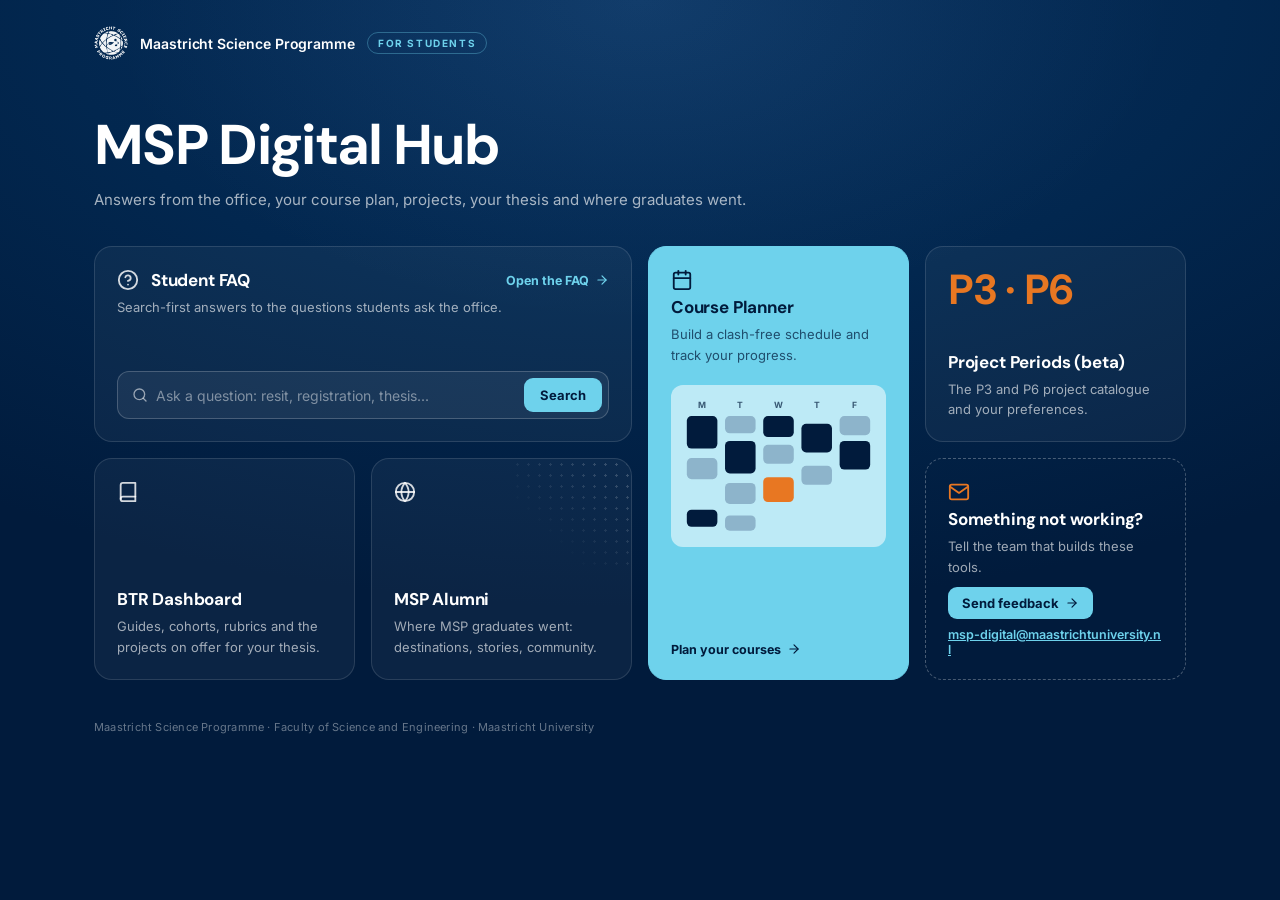
<file: index.html>
<!doctype html>
<html lang="en">
<head>
<meta charset="utf-8">
<meta name="viewport" content="width=device-width, initial-scale=1">
<title>MSP Digital Hub</title>
<meta name="description" content="Every Maastricht Science Programme web tool in one place.">
<meta name="robots" content="noindex">
<meta name="theme-color" content="#011B3C">
<link rel="icon" type="image/png" href="msp-ui/favicon.png">
<link rel="stylesheet" href="msp-ui/msp-ui.css">
<style>
  /* The front door: one navy page, a short heading and the tools as cards. The cards come from
     projects.js; a tool's `card` and `mark` fields pick its shape. No sidebar here on purpose;
     each tool opens in the shared sidebar layout. index.html and staff.html are the same file
     apart from the title and window.MSP_HUB. */
  body{margin:0;font-family:var(--msp-font);color:#fff;-webkit-font-smoothing:antialiased;
    background:
      radial-gradient(ellipse 70% 60% at 50% 0%, rgba(110,210,236,.08) 0%, rgba(110,210,236,0) 60%),
      radial-gradient(ellipse 120% 90% at 50% 0%, #0A3060 0%, #02274F 38%, #011B3C 75%);
    background-color:#011B3C;min-height:100vh;display:flex;flex-direction:column;overflow-x:hidden}
  a{color:inherit}
  .wrap{width:100%;max-width:1180px;margin:0 auto;padding:0 44px;box-sizing:border-box}

  /* top and bottom bars */
  .bar{display:flex;align-items:center;justify-content:space-between;gap:16px;padding-top:26px;padding-bottom:26px}
  .brand{display:flex;align-items:center;gap:12px;text-decoration:none;min-width:0}
  .brand img{view-transition-name:msp-emblem;width:34px;height:34px;filter:brightness(0) invert(1);opacity:.95;display:block}
  .brand .name{font-size:14px;font-weight:600;letter-spacing:-.005em;white-space:nowrap}
  .kicker{font-size:10px;font-weight:700;letter-spacing:.16em;text-transform:uppercase;color:var(--msp-sky);padding:4px 10px;border:1px solid rgba(110,210,236,.35);border-radius:999px;white-space:nowrap}
  .switch{display:inline-flex;align-items:center;gap:8px;font-size:12px;font-weight:600;letter-spacing:.04em;color:rgba(255,255,255,.8);text-decoration:none;padding:9px 16px;border:1px solid rgba(255,255,255,.2);border-radius:999px;transition:all .2s;white-space:nowrap}
  .switch:hover,.switch:focus-visible{background:#fff;color:var(--msp-navy);border-color:#fff;outline:none}
  .switch svg{width:14px;height:14px}
  .foot{padding-top:40px;padding-bottom:28px;font-size:11px;color:rgba(255,255,255,.4);letter-spacing:.02em}

  /* heading */
  .notice{margin-top:8px}
  .hero{padding-top:30px}
  .hero h1{font-family:var(--msp-font-display);font-weight:700;font-size:56px;line-height:1.04;letter-spacing:-.03em;margin:0}
  .hero p{margin:14px 0 0;max-width:760px;font-size:15px;line-height:1.6;color:rgba(255,255,255,.65)}

  /* the cards */
  .grid{--cols:4;display:grid;grid-template-columns:repeat(var(--cols),minmax(0,1fr));grid-auto-rows:minmax(196px,auto);grid-auto-flow:row dense;gap:16px;margin-top:34px}
  body.staff .grid{--cols:3}
  .card{position:relative;display:flex;flex-direction:column;gap:6px;padding:22px;border-radius:18px;text-decoration:none;color:#fff;overflow:hidden;
    background:rgba(255,255,255,.045);border:1px solid rgba(255,255,255,.12);
    transition:background .25s,border-color .25s,transform .25s,box-shadow .25s}
  a.card:hover,a.card:focus-visible,.card.search:focus-within{background:rgba(255,255,255,.075);border-color:rgba(110,210,236,.5);box-shadow:0 14px 34px rgba(0,0,0,.25);outline:none}
  a.card:hover,a.card:focus-visible{transform:translateY(-2px)}
  .card .ic{width:22px;height:22px;color:rgba(255,255,255,.82)}
  .card .ic svg{width:22px;height:22px;display:block}
  .card h2{font-family:var(--msp-font-display);font-size:17px;font-weight:700;letter-spacing:-.01em;margin:0;line-height:1.25}
  .card p{margin:0;font-size:13px;line-height:1.55;color:rgba(255,255,255,.62)}
  .card .end{margin-top:auto;display:flex;flex-direction:column;gap:6px}
  .card .cta{display:inline-flex;align-items:center;gap:6px;font-size:12.5px;font-weight:700;text-decoration:none}
  .card .cta svg{width:14px;height:14px;transition:transform .2s}
  .card:hover .cta svg,.cta:hover svg{transform:translateX(3px)}
  .card .soon{position:absolute;top:18px;right:18px;font-size:9px;font-weight:700;letter-spacing:.14em;text-transform:uppercase;color:rgba(255,255,255,.55);border:1px solid rgba(255,255,255,.2);border-radius:999px;padding:3px 8px}
  .card.is-soon{opacity:.5}

  /* wide card with a search box */
  .card.search{grid-column:span 2}
  .card.search .top{display:flex;align-items:center;gap:12px}
  .card.search .top .cta{margin-left:auto;color:var(--msp-sky)}
  .card.search form{margin-top:auto;display:flex;gap:8px;align-items:center;padding:6px 6px 6px 14px;border-radius:12px;background:rgba(255,255,255,.06);border:1px solid rgba(255,255,255,.2)}
  .card.search form:focus-within{border-color:var(--msp-sky)}
  .card.search form svg{width:16px;height:16px;color:rgba(255,255,255,.55);flex-shrink:0}
  .card.search input{flex:1;min-width:0;background:none;border:0;outline:none;color:#fff;font:inherit;font-size:14px;padding:8px 0}
  .card.search input::placeholder{color:rgba(255,255,255,.45)}
  .card.search button{border:0;border-radius:9px;background:var(--msp-sky);color:var(--msp-navy);font:inherit;font-size:13px;font-weight:700;padding:9px 16px;cursor:pointer}
  .card.search button:hover,.card.search button:focus-visible{background:#fff;outline:none}

  /* tall light card with a small picture */
  .card.tall{grid-row:span 2;background:var(--msp-sky);border-color:var(--msp-sky);color:var(--msp-navy)}
  a.card.tall:hover,a.card.tall:focus-visible{background:#8ADCF1;border-color:#fff}
  .card.tall .ic{color:var(--msp-navy)}
  .card.tall p{color:rgba(1,27,60,.72)}
  .card.tall .pic{margin:14px 0 4px;border-radius:12px;background:rgba(255,255,255,.55);padding:12px}
  .card.tall .pic svg{display:block;width:100%;height:auto}
  .card.tall .cta{color:var(--msp-navy)}

  /* a big word instead of the icon */
  .card .mark{font-family:var(--msp-font-display);font-size:42px;font-weight:800;letter-spacing:-.03em;line-height:1;color:var(--msp-orange)}

  /* dotted corner on plain cards, every other one */
  .card.dots::after{content:'';position:absolute;top:0;right:0;width:46%;height:52%;pointer-events:none;
    background-image:radial-gradient(rgba(255,255,255,.22) 1px, transparent 1.4px);background-size:11px 11px;
    -webkit-mask-image:linear-gradient(225deg,#000 0%,transparent 70%);mask-image:linear-gradient(225deg,#000 0%,transparent 70%)}

  /* the contact card */
  .card.contact{background:transparent;border:1.5px dashed rgba(255,255,255,.28)}
  .card.contact .ic{color:var(--msp-orange)}
  .card.contact a{color:var(--msp-sky);font-size:12.5px;font-weight:600;word-break:break-all}
  .card.contact a:hover{color:#fff}
  .card.contact .fb{align-self:flex-start;display:inline-flex;align-items:center;gap:6px;margin:4px 0 2px;border:0;border-radius:9px;background:var(--msp-sky);color:var(--msp-navy);font:inherit;font-size:13px;font-weight:700;padding:8px 14px;cursor:pointer}
  .card.contact .fb svg{width:14px;height:14px}
  .card.contact .fb:hover,.card.contact .fb:focus-visible{background:#fff;outline:none}
  .foot a{color:rgba(255,255,255,.6);text-decoration:none;border-bottom:1px solid rgba(255,255,255,.2)}
  .foot a:hover{color:#fff}

  @media (max-width:1100px){
    .grid,body.staff .grid{--cols:2}
    .hero h1{font-size:46px}
  }
  @media (max-width:640px){
    .wrap{padding-left:16px;padding-right:16px}
    .bar{padding-top:18px;padding-bottom:18px}
    .brand .name{display:none}
    .hero{padding-top:14px}
    .hero h1{font-size:36px}
    .hero p{font-size:14px}
    .grid,body.staff .grid{--cols:1;grid-auto-rows:auto;margin-top:24px;gap:12px}
    .card.search,.card.tall{grid-column:auto;grid-row:auto}
    .card{min-height:150px}
    .card.tall .pic{max-width:300px}
  }
  @media (prefers-reduced-motion:no-preference){
    .card{animation:rise .6s cubic-bezier(.2,.7,.2,1) both}
    @keyframes rise{from{opacity:0;transform:translateY(10px)}to{opacity:1;transform:none}}
    .card.is-soon{animation-name:riseSoon}
    @keyframes riseSoon{from{opacity:0;transform:translateY(10px)}to{opacity:.5;transform:none}}
  }
</style>
</head>
<body>

<header class="wrap bar">
  <a class="brand" href="#" id="home">
    <img src="msp-ui/msp-emblem.png" alt="">
    <span class="name">Maastricht Science Programme</span>
    <span class="kicker" id="kicker"></span>
  </a>
  <a class="switch" id="switch" href="#"></a>
</header>

<main class="wrap">
  <div class="notice" id="notice" hidden></div>
  <section class="hero">
    <h1>MSP Digital Hub</h1>
    <p id="line"></p>
  </section>
  <nav class="grid" id="grid" aria-label="MSP tools"></nav>
</main>

<footer class="wrap foot">Maastricht Science Programme · Faculty of Science and Engineering · Maastricht University</footer>

<script>window.MSP_HUB = 'students';</script>
<script src="projects.js"></script>
<script src="msp-ui/msp-shell.js"></script>
<script src="backend.js"></script>
<script>
(function () {
  var HUBKEY = window.MSP_HUB || 'students';
  if (MSPShell.rememberSuite) MSPShell.rememberSuite(HUBKEY);
  var HUB = (window.MSP_HUBS || {})[HUBKEY] || { title: '', line: '' };
  var P = (window.MSP_PROJECTS || []).filter(function (p) { return (p.hubs || []).indexOf(HUBKEY) >= 0; });
  var FEEDBACK = 'msp-digital@maastrichtuniversity.nl';
  document.body.classList.add(HUBKEY);
  document.getElementById('kicker').textContent = HUB.title;
  document.getElementById('line').textContent = HUB.line;
  document.getElementById('home').href = HUB.file || 'index.html';
  var sw = document.getElementById('switch'), other = (window.MSP_HUBS || {})[HUB.other];
  if (other) { sw.href = other.file; sw.innerHTML = HUB.otherLabel + ' ' + ARROW(); } else { sw.remove(); }

  function ARROW() { return '<svg viewBox="0 0 24 24" fill="none" stroke="currentColor" stroke-width="2" stroke-linecap="round" stroke-linejoin="round"><line x1="5" y1="12" x2="19" y2="12"/><polyline points="12 5 19 12 12 19"/></svg>'; }
  function esc(s) { return String(s).replace(/[&<>"]/g, function (c) { return { '&': '&amp;', '<': '&lt;', '>': '&gt;', '"': '&quot;' }[c]; }); }
  function blurb(p) { return (HUBKEY === 'staff' && p.blurbStaff) || p.blurb; }

  // small pictures for the tall cards: a week of course blocks, or a month
  function picture(p) {
    var navy = '#011B3C', slate = '#8DB4CB', orange = '#E87722', s = '';
    if (p.icon === 'clock') {
      s += ['M', 'T', 'W', 'T', 'F', 'S', 'S'].map(function (d, i) { return '<text x="' + (16 + i * 28) + '" y="12" font-size="9" font-weight="700" text-anchor="middle" fill="' + navy + '" opacity=".7">' + d + '</text>'; }).join('');
      var due = { 3: navy, 9: navy, 12: orange, 18: navy, 24: navy, 26: navy, 31: navy };
      for (var r = 0; r < 5; r++) for (var c = 0; c < 7; c++) {
        var n = r * 7 + c;
        s += '<rect x="' + (5 + c * 28) + '" y="' + (20 + r * 25) + '" width="22" height="19" rx="5" fill="' + (due[n] || slate) + '"' + (due[n] ? '' : ' opacity=".45"') + '/>';
      }
      return '<svg viewBox="0 0 200 145" role="img" aria-label="">' + s + '</svg>';
    }
    var blocks = [[0, 0, 34, navy], [0, 44, 22, slate], [0, 98, 18, navy],
                  [1, 0, 18, slate], [1, 26, 34, navy], [1, 70, 22, slate], [1, 104, 16, slate],
                  [2, 0, 22, navy], [2, 30, 20, slate], [2, 64, 26, orange],
                  [3, 8, 30, navy], [3, 52, 20, slate],
                  [4, 0, 20, slate], [4, 26, 30, navy]];
    s += ['M', 'T', 'W', 'T', 'F'].map(function (d, i) { return '<text x="' + (20 + i * 40) + '" y="12" font-size="9" font-weight="700" text-anchor="middle" fill="' + navy + '" opacity=".7">' + d + '</text>'; }).join('');
    blocks.forEach(function (b) { s += '<rect x="' + (4 + b[0] * 40) + '" y="' + (20 + b[1]) + '" width="32" height="' + b[2] + '" rx="5" fill="' + b[3] + '"/>'; });
    return '<svg viewBox="0 0 200 145" role="img" aria-label="">' + s + '</svg>';
  }

  var grid = document.getElementById('grid'), plain = 0;
  P.forEach(function (p, i) {
    var href = (HUBKEY === 'staff' && p.nextStaff) || p.next || p.live, soon = p.status === 'dev' || !href;
    var kind = p.card === 'search' && !soon ? 'search' : p.card === 'tall' ? 'tall' : '';
    var el = document.createElement(kind === 'search' || soon ? 'div' : 'a');
    el.className = 'card' + (kind ? ' ' + kind : '') + (soon ? ' is-soon' : '');
    if (!kind && !p.mark && (plain++ % 2 === 1)) el.className += ' dots';
    if (el.tagName === 'A') el.href = href;
    el.style.animationDelay = (0.05 * i) + 's';
    var icon = '<span class="ic">' + MSPShell.icon(p.icon) + '</span>';
    var name = '<h2>' + esc(p.name) + '</h2>', text = '<p>' + esc(blurb(p)) + '</p>';
    var cta = p.cta ? '<span class="cta">' + esc(p.cta) + ' ' + ARROW() + '</span>' : '';
    if (kind === 'search') {
      el.innerHTML = '<div class="top">' + icon + name + '<a class="cta" href="' + esc(href) + '">' + esc(p.cta || 'Open') + ' ' + ARROW() + '</a></div>' + text +
        '<form action="' + esc(href) + '" method="get" role="search">' + MSPShell.icon('search') +
        '<input name="q" type="search" placeholder="Ask a question: resit, registration, thesis..." aria-label="Search the ' + esc(p.name) + '" autocomplete="off">' +
        '<button type="submit">Search</button></form>';
    } else if (kind === 'tall') {
      el.innerHTML = icon + name + text + '<div class="pic" aria-hidden="true">' + picture(p) + '</div><div class="end">' + cta + '</div>';
    } else {
      el.innerHTML = (p.mark ? '<span class="mark">' + esc(p.mark) + '</span>' : icon) + '<div class="end">' + name + text + '</div>';
    }
    if (soon) el.insertAdjacentHTML('beforeend', '<span class="soon">Soon</span>');
    grid.appendChild(el);
  });

  var c = document.createElement('div');
  c.className = 'card contact';
  c.innerHTML = '<span class="ic">' + MSPShell.icon('mail') + '</span><div class="end"><h2>Something not working?</h2>' +
    '<p>Tell the team that builds these tools.</p><button type="button" class="fb">Send feedback ' + ARROW() + '</button>' +
    '<a href="mailto:' + FEEDBACK + '">' + FEEDBACK + '</a></div>';
  c.querySelector('.fb').addEventListener('click', function (e) {
    MSPFeedback.open({ hub: HUBKEY, tools: P.map(function (p) { return p.name; }), returnFocus: e.currentTarget });
  });
  grid.appendChild(c);

  // announcements the team switched on in the team console
  MSPAnnounce.mount(document.getElementById('notice'), HUBKEY);
  // the staff hub links to the team console (only the hub team can sign in there)
  if (HUBKEY === 'staff') {
    var inbox = document.createElement('a'); inbox.href = 'inbox/'; inbox.textContent = 'Team console';
    var foot = document.querySelector('.foot'); foot.appendChild(document.createTextNode(' · ')); foot.appendChild(inbox);
  }
})();
</script>
</body>
</html>
</file>
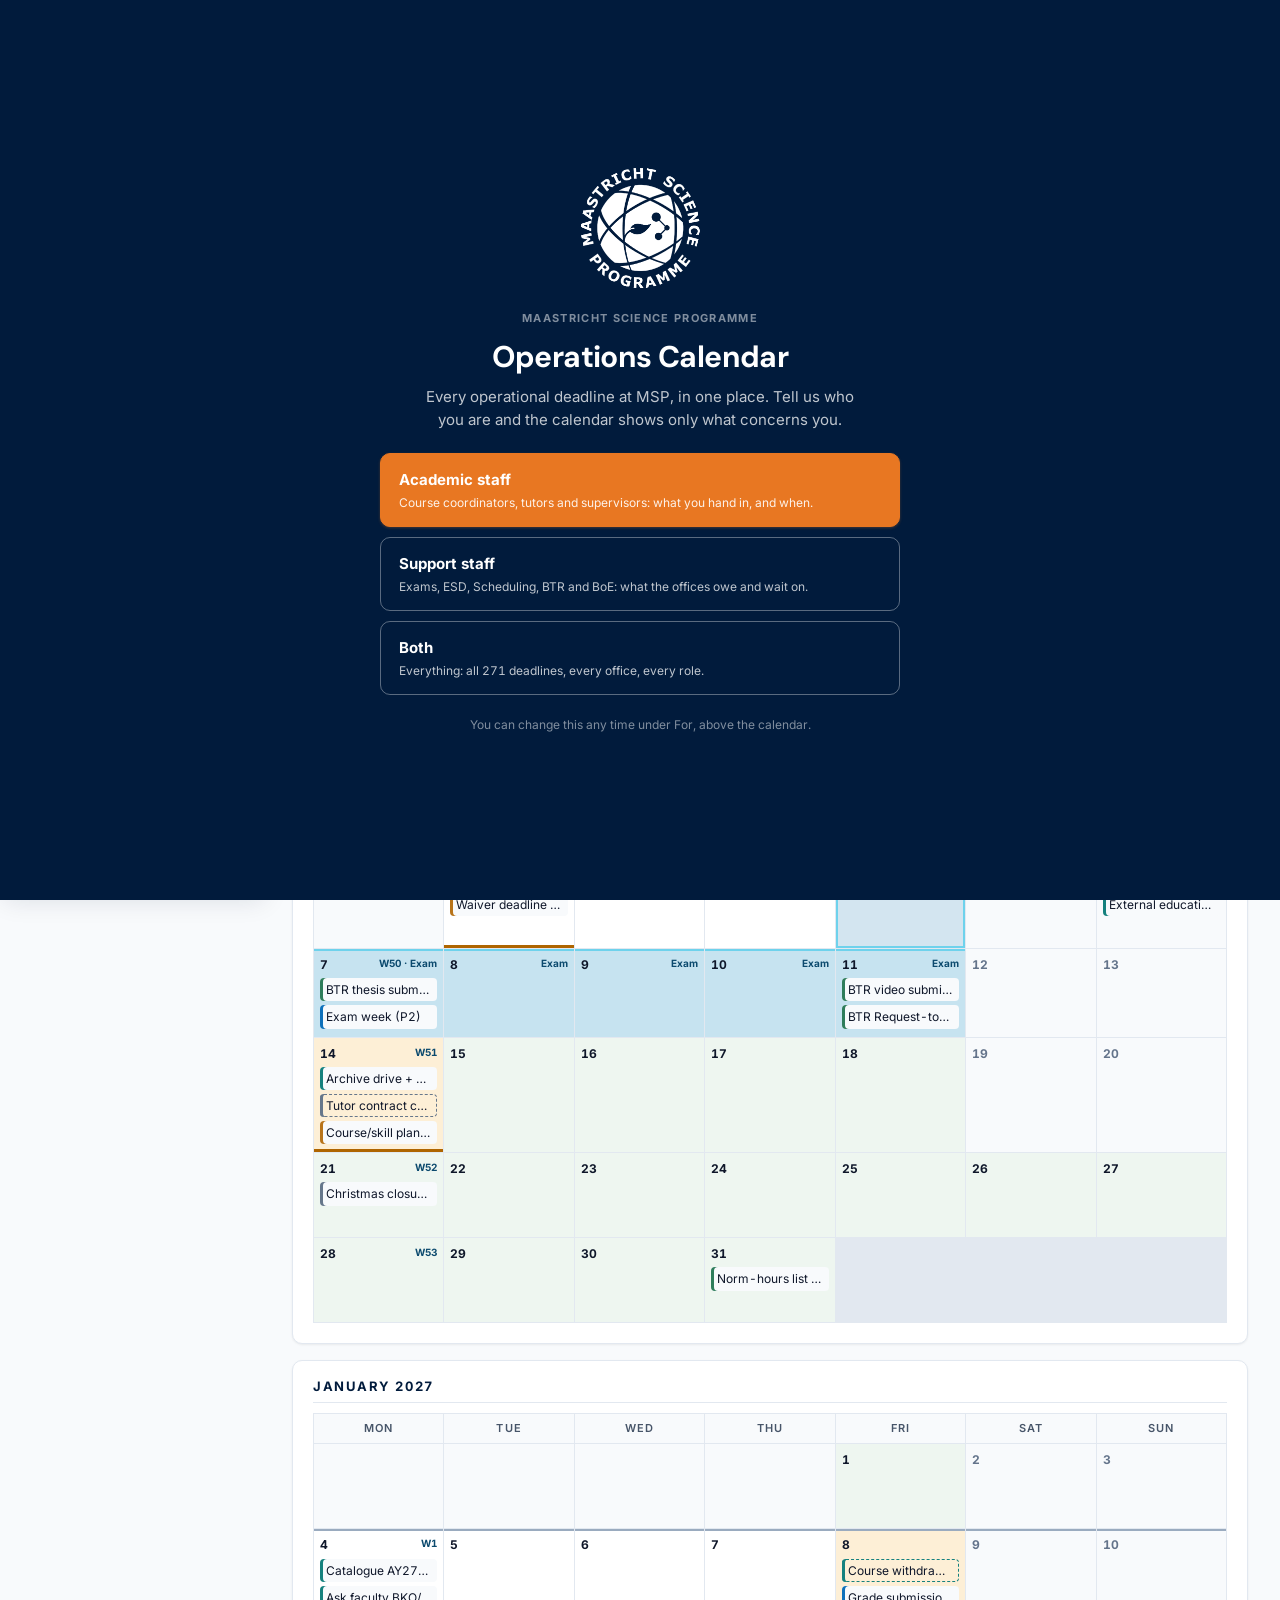
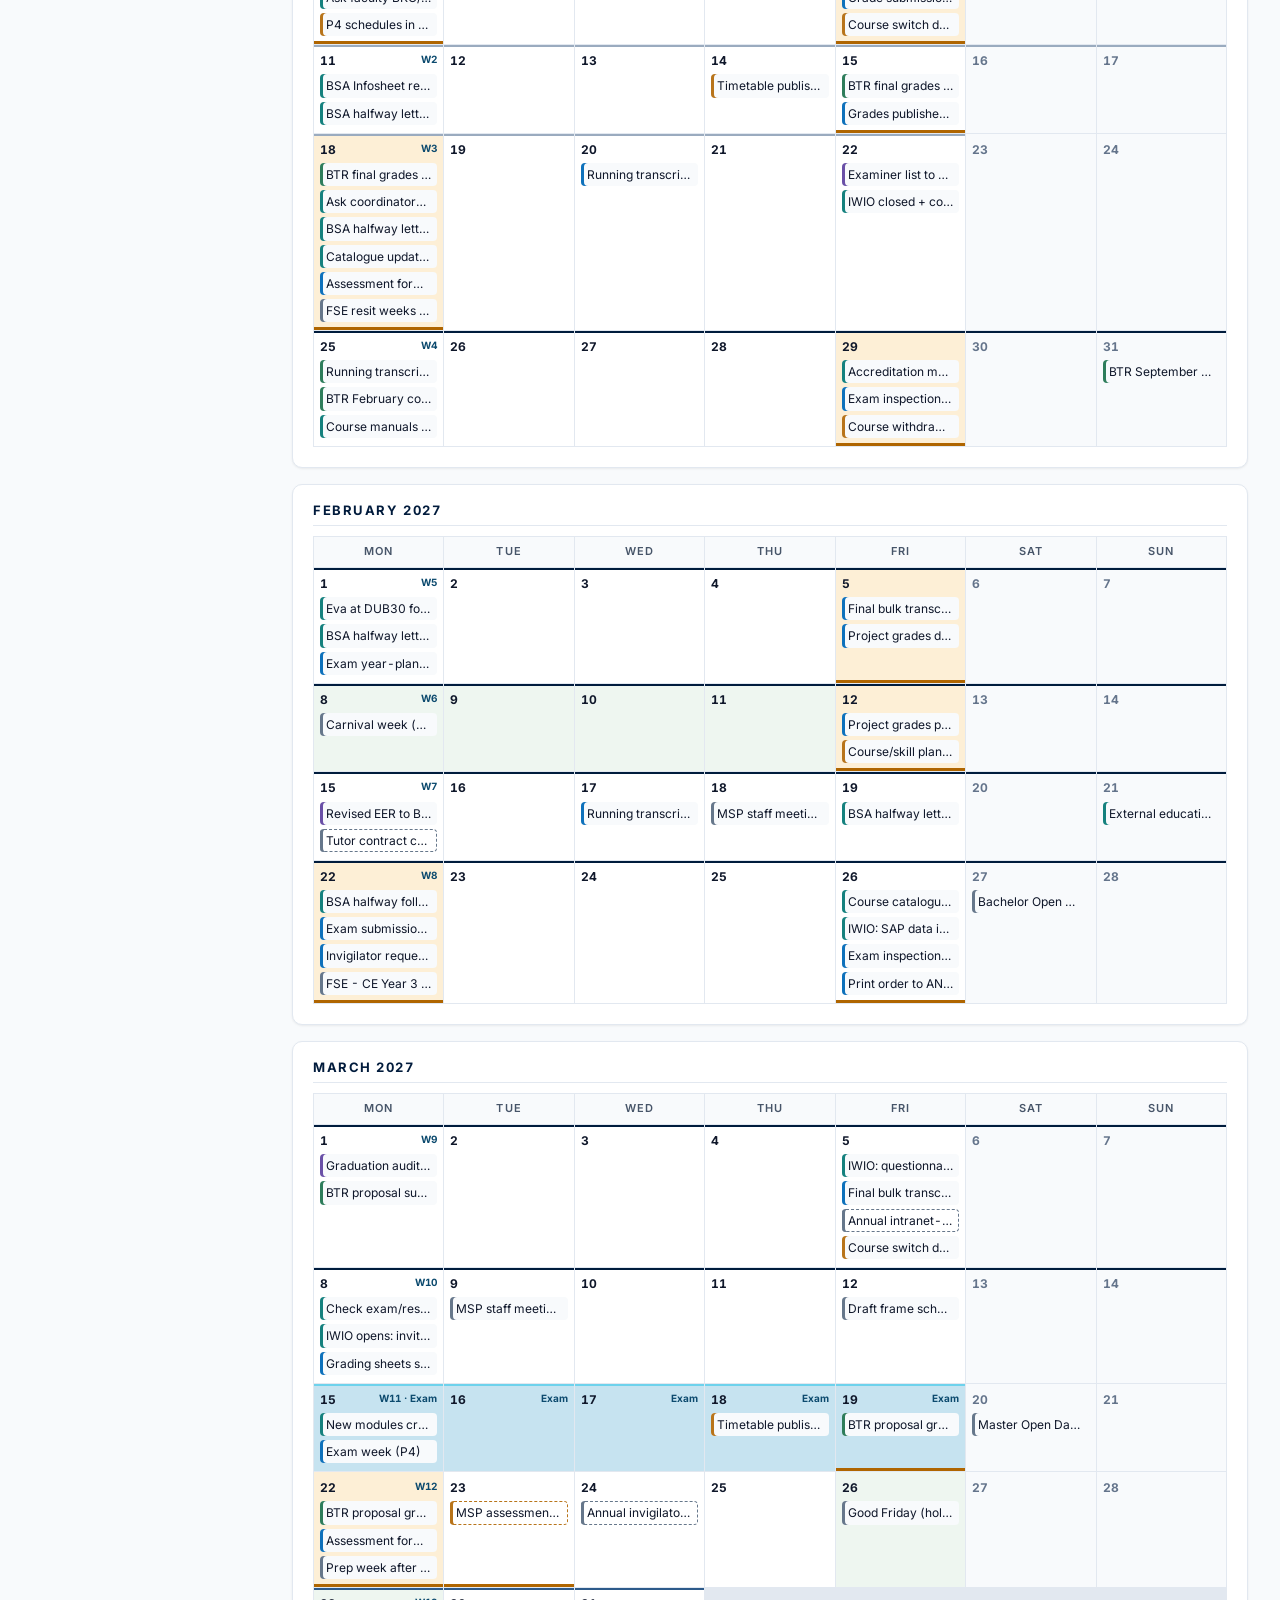
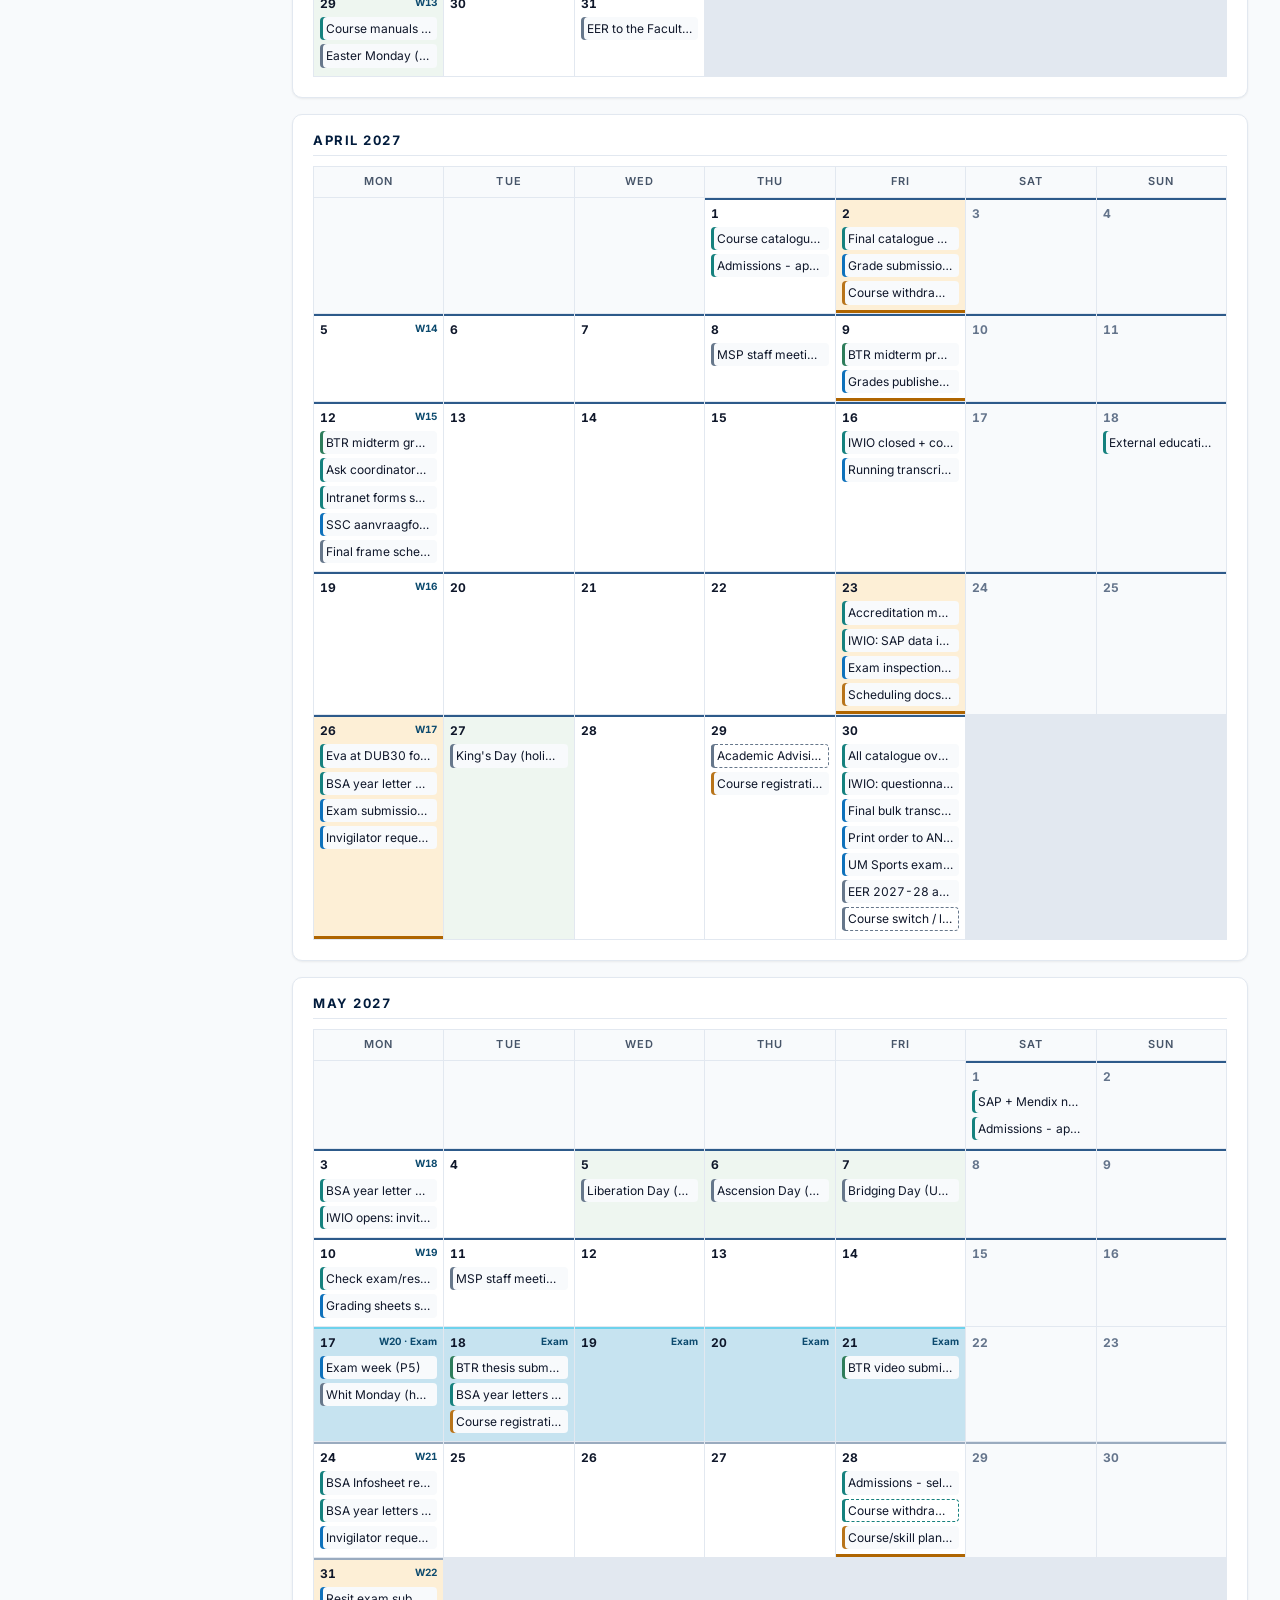
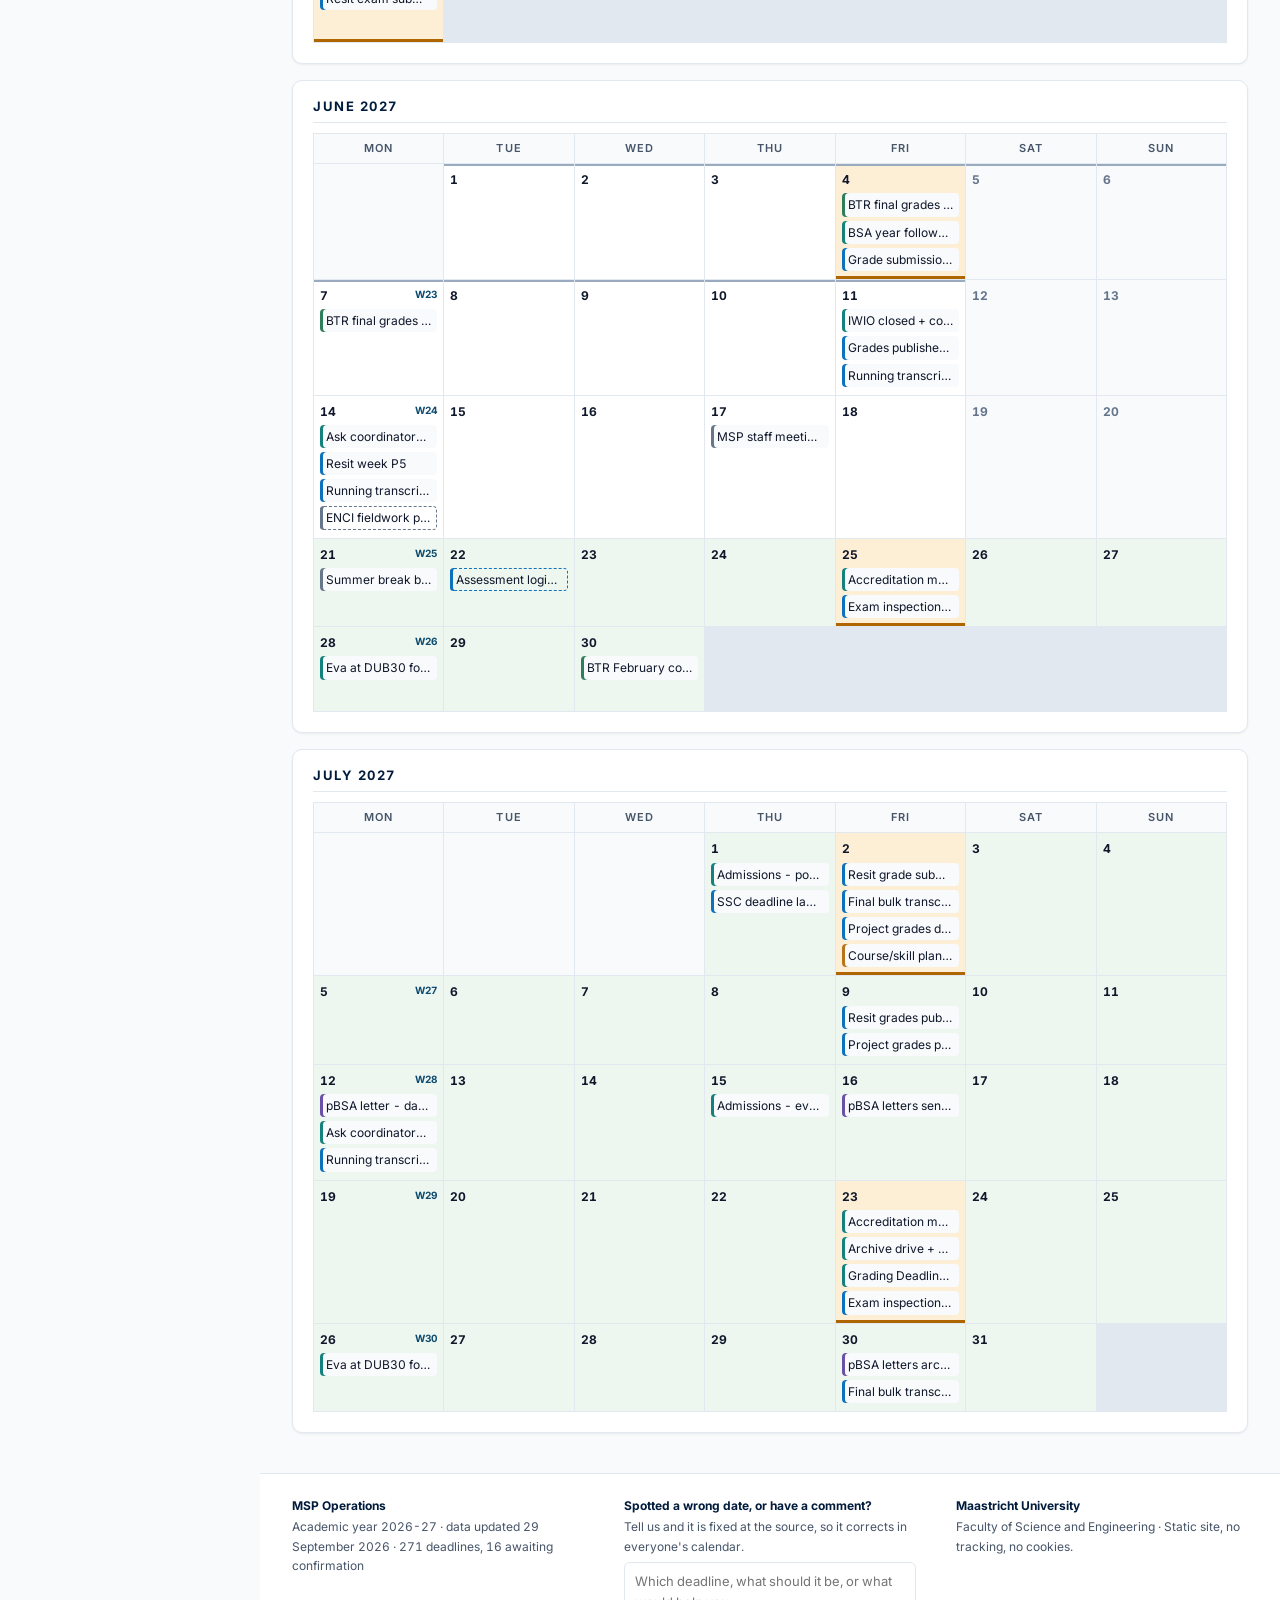
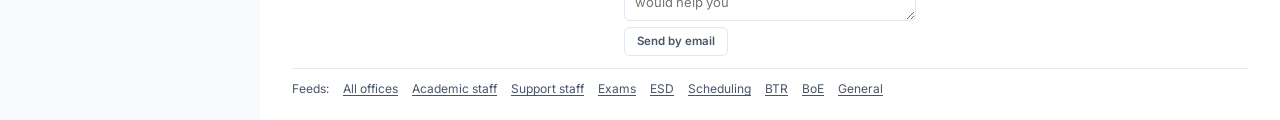
<file: academic-calendar/index.html>
<!DOCTYPE html>
<html lang="en">
<head>
<meta name="robots" content="noindex, nofollow">
<meta charset="UTF-8">
<meta name="viewport" content="width=device-width, initial-scale=1.0">
<meta name="description" content="Every operational deadline and rhythm at the Maastricht Science Programme, in one staff calendar with subscribable Outlook feeds.">
<meta name="theme-color" content="#011B3C">
<link rel="icon" type="image/png" href="assets/msp-ui/favicon.png">
<link rel="stylesheet" href="assets/msp-ui/msp-ui.css">
<title>MSP Operations Calendar</title>
<style>
  /* ---------- Tokens: the calendar's names, mapped onto the shared MSP kit (assets/msp-ui/msp-ui.css) ----------
     The kit's sky (#6ED2EC) is a light cyan: fine for fills, rings and stripes, too pale for text on white.
     Text and links that used to be sky use --sky-txt (the kit's information blue) instead. */
  :root {
    --navy: var(--msp-navy); --navy-2: var(--msp-navy2); --navy-3: var(--msp-navy3);
    --sky: var(--msp-sky); --sky-txt: var(--msp-inf);
    --sky-tint: rgba(110,210,236,.22); --exam-tint: rgba(110,210,236,.24); --sky-next: var(--msp-inf-bg); --sky-week: rgba(110,210,236,.13);
    --ink: var(--msp-g9); --body-2: var(--msp-g7); --body-3: var(--msp-g5); --muted: var(--msp-g5); --faint: var(--msp-g4); --faint-2: var(--msp-g4); --faint-3: var(--msp-g3);
    --line: var(--msp-g2); --line-2: var(--msp-g2); --line-3: var(--msp-g1); --line-4: var(--msp-g1); --line-in: var(--msp-g2);
    --surface: var(--msp-g0); --holiday: #eef6f0; --gap: var(--msp-g2);
    --navy-txt: rgba(255,255,255,.75); --navy-lab: rgba(255,255,255,.5);
    --gold: #af6500; --gold-txt: #8a4f00; --gold-bg: #fffaf1; --gold-bd: #ecd9b8; --gold-cell: #fdefd6; --gold-tag: #fbeed6;
    --p1: #001c3d; --p2: #2d5a8a; --p3: #9aabbf; --p4: #001c3d; --p5: #2d5a8a; --p6: #9aabbf;
    --exams: #0e71bb; --esd: #15817e; --scheduling: #b8741a; --btr: #2e7d5b; --boe: #6a50a7; --general: #66778b;
    --scrim: rgba(1,27,60,.22); --panel-shadow: 0 0 40px rgba(1,27,60,.18);
    --r: var(--msp-r); --r-s: var(--msp-rs);
  }
  * { box-sizing: border-box; }
  body { font-variant-numeric: tabular-nums; }
  input::placeholder { color: var(--msp-g4); }
  button { font: inherit; color: inherit; }
  :focus-visible { outline: 2px solid var(--msp-red); outline-offset: 2px; }
  [role="button"] { cursor: pointer; }

  /* ---------- Page column (inside the shared frame) ---------- */
  .msp-main.cal { max-width: 1480px; padding-bottom: 40px; }

  /* ---------- Page head ---------- */
  .cal-head { display: flex; flex-wrap: wrap; gap: 14px 24px; align-items: flex-end; justify-content: space-between; }
  .cal-head-left { flex: 1 1 360px; display: flex; flex-direction: column; gap: 4px; min-width: 0; }
  .crumb { font-size: 12px; color: var(--muted); } .crumb i { font-style: normal; color: var(--faint-3); margin: 0 6px; }
  .crumb a { color: var(--muted); text-decoration: none; } .crumb a:hover { color: var(--navy); }
  .cal-head h1 { margin: 0; color: var(--navy); }
  .viewdesc { margin: 0; text-wrap: pretty; }
  .cal-head-right { flex: 0 0 auto; display: flex; align-items: center; gap: 10px; flex-wrap: wrap; }
  .cal-search { width: 260px; }
  .cal-search .msp-input { padding-top: 8px; padding-bottom: 8px; -webkit-appearance: none; appearance: none; }

  /* ---------- Filters card: year bar on top, then the chip rows ---------- */
  .filters .msp-card-b { padding: 18px 22px 16px; }
  .filters .msp-divider { margin: 16px 0 14px; }
  .frows { display: flex; flex-direction: column; gap: 10px; }
  .frow { display: flex; align-items: flex-start; gap: 14px; }
  .frow .msp-flbl { flex: 0 0 64px; margin: 0; padding-top: 8px; }
  .msp-chip .odot { width: 9px; height: 9px; border-radius: 50%; border: 2px solid var(--c); background: transparent; flex: 0 0 auto; }
  .msp-chip.active .odot { background: var(--c); }
  .msp-chip .ct { padding: 0 7px; font-size: 10.5px; line-height: 16px; border-radius: 10px; background: var(--msp-g1); color: var(--msp-g5); font-weight: 600; }
  .msp-chip.active .ct { background: rgba(255,255,255,.16); color: #fff; }

  /* ---------- Year bar ---------- */
  .ybar { padding: 30px 0 0; display: flex; flex-direction: column; gap: 8px; }
  .ybar:empty { display: none; }
  .ybrow { position: relative; display: flex; gap: 2px; }
  .ybseg { flex-basis: 0; display: flex; flex-direction: column; gap: 6px; min-width: 0; }
  .ybseg .bar { position: relative; height: 8px; border-radius: 1px; background: var(--c, var(--gap)); overflow: hidden; }
  .ybseg .bar i { position: absolute; top: 0; bottom: 0; background: var(--sky); }
  .ybseg .lab { font-size: 11px; font-weight: 700; color: var(--navy); }
  .ybseg[role=button] { cursor: pointer; } .ybseg[role=button]:hover .bar { filter: brightness(1.15); }
  .ybseg.dim .bar { opacity: .3; } .ybseg.dim .lab { color: var(--faint-3); }
  .ybseg.sel .lab::after { content: ' · only'; font-weight: 400; color: var(--muted); }
  .ybtoday { position: absolute; top: -6px; height: 20px; width: 3px; background: var(--gold); }
  .ybtoday b { position: absolute; top: -27px; left: 6px; font-size: 10px; font-weight: 700; letter-spacing: .04em; text-transform: uppercase; color: var(--gold); white-space: nowrap; }
  .ybtoday.late b { left: auto; right: 6px; }
  .ybticks { position: relative; height: 14px; margin-top: -2px; }
  .ybticks span { position: absolute; top: 0; font-size: 10px; color: var(--faint); padding-left: 4px; border-left: 1px solid var(--line-in); line-height: 14px; }
  .ybstatus { display: flex; flex-wrap: wrap; gap: 8px 16px; justify-content: space-between; font-size: 12px; color: var(--muted); }
  .ybstatus .lgs { display: flex; gap: 16px; }
  .lg { display: inline-flex; align-items: center; gap: 6px; }
  .lg i { display: inline-block; }

  /* ---------- Main ---------- */
  #main { display: flex; flex-direction: column; }
  #main.chains { gap: 26px; max-width: 1240px; }
  #main.lanes { gap: 14px; }
  .vcard { background: #fff; border: 1px solid var(--msp-g2); border-radius: var(--msp-r); box-shadow: var(--msp-sh); padding: 18px 20px 20px; }
  .eyebrow { font-size: 11px; font-weight: 700; letter-spacing: .12em; text-transform: uppercase; color: var(--muted); }
  .eyebrow.gold { color: var(--gold-txt); }
  .empty { color: var(--muted); font-size: 14px; padding: 40px 0; text-align: center; }
  #printstamp { display: none; margin: 0 0 8px; font-size: 12px; font-weight: 700; color: var(--navy); }

  /* Key deadline cards */
  .keyblock { display: flex; flex-direction: column; gap: 10px; margin-bottom: 22px; }
  .keygrid { display: grid; grid-template-columns: repeat(auto-fit, minmax(230px, 1fr)); gap: 12px; }
  .keycard { border: 1px solid var(--gold-bd); background: var(--gold-bg); border-radius: var(--r); padding: 14px 16px 14px 18px; display: flex; flex-direction: column;
    gap: 6px; cursor: pointer; box-shadow: inset 4px 0 0 var(--gold), var(--msp-sh); transition: border-color .12s ease; text-align: left; }
  .keycard:hover { border-color: var(--gold); }
  .keycard .top { display: flex; justify-content: space-between; align-items: center; gap: 8px; }
  .keycard .when { font-size: 20px; font-weight: 700; color: var(--navy); }
  .keycard .rel { font-size: 12px; font-weight: 700; white-space: nowrap; padding: 2px 8px; border-radius: var(--r-s); color: var(--gold-txt); }
  .keycard .rel.soon { background: var(--gold); color: #fff; }
  .keycard .kind { font-size: 11px; font-weight: 700; letter-spacing: .08em; text-transform: uppercase; color: var(--gold-txt); }
  .keycard .title { font-size: 13px; line-height: 1.4; color: var(--body-2); text-wrap: pretty; }

  /* Year grid */
  .ywrap { overflow-x: auto; }
  .ygrid { min-width: 1040px; display: flex; flex-direction: column; gap: 1px; background: var(--line-2); border: 1px solid var(--line-2); }
  .yrow { display: grid; grid-template-columns: 56px repeat(31, minmax(0, 1fr)); gap: 1px; }
  .ymonth { background: var(--surface); display: flex; flex-direction: column; justify-content: center; padding-left: 10px; cursor: pointer; }
  .ymonth b { font-size: 13px; font-weight: 700; color: var(--navy); } .ymonth small { font-size: 10px; color: var(--muted); }
  .ycell { position: relative; height: 54px; padding: 4px 4px 0; background: #fff; display: flex; flex-direction: column; gap: 1px; cursor: pointer;
    box-shadow: inset 0 2px 0 var(--top, transparent), inset 0 0 0 2px var(--ring, transparent); transition: box-shadow .12s ease; }
  .ycell:hover { box-shadow: inset 0 0 0 1px var(--sky); }
  .ycell.out { background: transparent; cursor: default; box-shadow: none; } .ycell.out:hover { box-shadow: none; }
  .ycell.wknd { background: var(--surface); } .ycell.hol { background: var(--holiday); } .ycell.exam { background: var(--exam-tint); --top: var(--sky); } .ycell.key { background: var(--gold-cell); }
  .ycell .n { flex-shrink: 0; align-self: flex-start; font-size: 12px; font-weight: 700; line-height: 1.1; padding: 1px 3px; margin: -1px -3px 0; border-radius: 2px; color: var(--ink); }
  .ycell.wknd .n { color: var(--faint-2); } .ycell.key .n { color: #fff; background: var(--gold); }
  .ycell.today:not(.key) { background: var(--sky-week); } .ycell.today:not(.key) .n { color: var(--navy); background: var(--sky); }
  .ycell .dw { flex-shrink: 0; font-size: 9px; line-height: 1.2; font-weight: 700; letter-spacing: -.02em; white-space: nowrap; overflow: hidden; margin: 0 -4px; padding: 0 2px 0 4px; color: var(--faint-2); }
  .ycell .dw.mon, .ycell .dw.today, .ycell .dw.exam { color: var(--sky-txt); } .ycell .dw.today { font-weight: 700; } .ycell .dw.key { color: var(--gold-txt); }
  .ycell .dots { display: flex; flex-wrap: wrap; gap: 2px; margin-top: 3px; max-height: 16px; overflow: hidden; }
  .ycell .dots i { width: 7px; height: 7px; border-radius: 50%; background: var(--c); border: 1.5px solid var(--c); }
  .ycell .dots i.unc { background: transparent; }
  .ycell .due { position: absolute; left: 0; right: 0; bottom: 0; height: 3px; background: var(--gold); }
  .legend { display: flex; flex-wrap: wrap; gap: 8px 20px; padding-top: 12px; font-size: 12px; color: var(--muted); }
  .legend .key { color: var(--gold-txt); font-weight: 600; }

  /* Coming up */
  .up { padding-top: 28px; display: flex; flex-direction: column; gap: 10px; }
  .upgrid { display: grid; grid-template-columns: repeat(auto-fill, minmax(220px, 1fr)); gap: 12px; }
  .upcard { border: 1px solid var(--line-2); border-radius: var(--r); padding: 12px 14px; display: flex; flex-direction: column; gap: 4px; cursor: pointer;
    background: #fff; text-align: left; box-shadow: var(--msp-sh); transition: border-color .12s ease; }
  .upcard:hover { border-color: var(--faint-3); }
  .upcard .meta { display: flex; align-items: center; gap: 8px; font-size: 12px; color: var(--muted); }
  .upcard .meta i { width: 8px; height: 8px; border-radius: 50%; background: var(--c); }
  .upcard .meta b { color: var(--navy); }
  .upcard .title { font-size: 13px; font-weight: 600; line-height: 1.35; text-wrap: pretty; }

  /* ---------- Key deadlines (chains) ---------- */
  .mine { display: flex; flex-direction: column; gap: 12px; }
  .minegrid { display: grid; grid-template-columns: repeat(auto-fit, minmax(240px, 1fr)); gap: 12px; }
  .minecard { border: 1px solid var(--gold-bd); background: var(--gold-bg); border-radius: var(--r); padding: 16px 18px; display: flex; flex-direction: column; gap: 6px; cursor: pointer; text-align: left; box-shadow: var(--msp-sh); transition: border-color .12s ease; }
  .minecard:hover { border-color: var(--gold); }
  .minecard .top { display: flex; justify-content: space-between; align-items: baseline; gap: 8px; }
  .minecard .when { font-size: 22px; font-weight: 700; color: var(--navy); } .minecard .rel { font-size: 13px; font-weight: 600; color: var(--gold-txt); }
  .minecard .label { font-size: 14px; font-weight: 600; line-height: 1.4; text-wrap: pretty; } .minecard .chainname { font-size: 12px; color: var(--muted); }
  .chainintro { display: flex; flex-wrap: wrap; gap: 12px 24px; justify-content: space-between; align-items: center; border-top: 1px solid var(--line); padding-top: 22px; }
  .chainintro p { margin: 0; font-size: 13px; line-height: 1.5; color: var(--body-2); max-width: 640px; text-wrap: pretty; }
  .seg { display: flex; background: #fff; border: 1px solid var(--msp-g2); border-radius: var(--msp-r); padding: 4px; gap: 4px; font-size: 13px; font-weight: 600; box-shadow: var(--msp-sh); }
  .seg button { padding: 6px 14px; border-radius: 7px; cursor: pointer; background: transparent; color: var(--muted); border: 0; transition: background .15s ease, color .15s ease; }
  .seg button:hover { background: var(--msp-g0); color: var(--body-2); }
  .seg button.on { background: var(--navy); color: #fff; }
  .chaingrid { display: grid; grid-template-columns: repeat(auto-fill, minmax(min(460px, 100%), 1fr)); gap: 16px; align-items: start; }
  .chain { background: #fff; border: 1px solid var(--line-2); border-radius: var(--r); box-shadow: var(--msp-sh); padding: 18px 20px 12px; display: flex; flex-direction: column; gap: 12px; min-width: 0; }
  .chain .head { display: flex; justify-content: space-between; align-items: center; gap: 12px; }
  .chain .head h3 { margin: 0; display: flex; align-items: center; gap: 10px; font-size: 15px; font-weight: 700; color: var(--navy); }
  .chain .head h3 i { width: 12px; height: 12px; border-radius: 3px; background: var(--c); }
  .chain .head span { font-size: 12px; color: var(--muted); white-space: nowrap; }
  .chain .prog { height: 3px; background: var(--msp-g1); border-radius: 2px; overflow: hidden; } .chain .prog i { display: block; height: 100%; background: var(--navy); }
  .csteps { display: flex; flex-direction: column; }
  .cgap { display: grid; grid-template-columns: 84px 14px minmax(0, 1fr); gap: 0 12px; }
  .cgap i { justify-self: center; width: 2px; min-height: 14px; background: var(--line-2); } .cgap span { font-size: 11px; color: var(--faint); padding: 2px 0; }
  .cstep { display: grid; grid-template-columns: 84px 14px minmax(0, 1fr); gap: 0 12px; align-items: start; padding: 6px 8px; margin: 0 -8px; border-radius: var(--r-s);
    cursor: pointer; background: transparent; border: 0; text-align: left; width: calc(100% + 16px); transition: background .12s ease; }
  .cstep:hover { background: var(--surface); }
  .cstep.past { opacity: .5; } .cstep.next { background: var(--sky-next); } .cstep.key { background: var(--gold-bg); }
  .cstep .when { font-size: 13px; font-weight: 700; color: var(--navy); padding-top: 1px; }
  .cstep .dot { justify-self: center; width: 12px; height: 12px; margin-top: 3px; border-radius: 50%; background: var(--dc); box-shadow: 0 0 0 3px #fff, 0 0 0 4.5px transparent; }
  .cstep.key .dot { width: 14px; height: 14px; } .cstep.next .dot { box-shadow: 0 0 0 3px #fff, 0 0 0 4.5px var(--sky); } .cstep.past .dot { background: var(--msp-g3); }
  .cstep .label { font-size: 13px; line-height: 1.45; text-wrap: pretty; } .cstep.key .label { font-weight: 700; }
  .tag { display: inline-block; font-size: 10px; font-weight: 700; letter-spacing: .06em; text-transform: uppercase; padding: 1px 7px; border-radius: 4px; margin-right: 8px; }
  .tag.you { background: var(--gold-tag); color: var(--gold-txt); } .tag.office { background: var(--msp-g1); color: var(--navy); } .tag.exams { background: var(--sky-tint); color: var(--sky-txt); } .tag.keyyou { background: var(--gold); color: #fff; }
  .pill { display: inline-block; white-space: nowrap; margin-left: 8px; font-size: 11px; font-weight: 700; border-radius: 4px; padding: 1px 7px; }
  .pill.next { color: var(--navy); background: var(--sky); } .pill.unc { color: var(--gold-txt); background: var(--gold-tag); }
  .done { font-size: 13px; color: var(--muted); }

  /* ---------- By office (lanes) ---------- */
  .lanehead { display: flex; flex-wrap: wrap; gap: 8px 18px; justify-content: space-between; align-items: center; font-size: 13px; color: var(--body-2); margin-bottom: 14px; }
  .lanehead .lgs { display: flex; flex-wrap: wrap; gap: 8px 16px; font-size: 12px; color: var(--muted); }
  .lanewrap { overflow-x: auto; }
  .lanewrap .lanes { min-width: 1180px; display: flex; flex-direction: column; --cols: 44; }  /* scoped: #main also carries the class 'lanes' in this view */
  .lrow { display: grid; grid-template-columns: 140px repeat(var(--cols), minmax(0, 1fr)); }
  .lrow.months > div { font-size: 12px; font-weight: 600; color: var(--navy); padding: 0 0 6px 4px; border-left: 1px solid var(--line-in); }
  .lrow.months > div:first-child, .lrow.period > div:first-child, .lrow.weeks > div:first-child { border: 0; padding-left: 0; font-size: 11px; color: var(--faint); font-weight: 400; }
  .lrow.period { gap: 0 1px; margin-bottom: 2px; }
  .lrow.period .pw { height: 20px; color: #fff; font-size: 11px; font-weight: 700; display: flex; align-items: center; padding-left: 4px; overflow: hidden; background: var(--pc, var(--gap)); }
  .lrow.period .pw.ex { color: var(--navy); }
  .lrow.weeks .wn { font-size: 10px; padding: 3px 0; text-align: center; color: var(--muted); }
  .lane { border-top: 1px solid var(--line-3); }
  .lane .ll { display: flex; align-items: center; gap: 10px; height: 50px; font-size: 14px; font-weight: 600; }
  .lane .ll i { width: 4px; height: 22px; border-radius: 2px; background: var(--c); } .lane .ll small { font-size: 12px; color: var(--faint); font-weight: 400; }
  .lane .wc { display: flex; align-items: center; justify-content: center; border-left: 1px solid var(--msp-g1); background: transparent; border-top: 0; border-right: 0; border-bottom: 0; padding: 0; cursor: default; transition: background .12s ease; }
  .lane .wc.cur { background: var(--sky-week); } .lane .wc.hol { background: #f2f6f1; } .lane .wc.ex { background: var(--exam-tint); } .lane .wc.has { cursor: pointer; } .lane .wc.has:hover { background: var(--msp-g1); }
  .lane .wc b { width: var(--sz); height: var(--sz); border-radius: 50%; background: var(--fill); box-shadow: 0 0 0 2px var(--ringc, transparent); color: #fff; font-size: 10px; font-weight: 700; display: flex; align-items: center; justify-content: center; }
  .lanewrap .end { border-top: 1px solid var(--line-3); }

  /* ---------- Month grid ---------- */
  .pastlink { font-size: 12px; color: var(--muted); margin-bottom: 14px; }
  .pastlink button { background: none; border: 0; padding: 0; font: inherit; color: var(--sky-txt); text-decoration: underline; text-underline-offset: 2px; cursor: pointer; }
  .pastlink button:hover { color: var(--navy); }
  .month { margin-top: 26px; scroll-margin-top: 16px; } #main.grid .month:first-child, #main.timeline .month:first-child { margin-top: 0; }
  #main.grid .month { margin-top: 16px; background: #fff; border: 1px solid var(--msp-g2); border-radius: var(--msp-r); box-shadow: var(--msp-sh); padding: 18px 20px 20px; }
  #main.grid .month:first-child { margin-top: 0; }
  .month h2 { margin: 0 0 10px; font-family: var(--msp-font); font-size: 13px; text-transform: uppercase; letter-spacing: .12em; color: var(--navy); font-weight: 700; border-bottom: 1px solid var(--line); padding-bottom: 7px; }
  .calgrid { display: grid; grid-template-columns: repeat(7, 1fr); gap: 1px; background: var(--line-2); border: 1px solid var(--line-2); }
  .dowhead { font-size: 11px; text-transform: uppercase; letter-spacing: .1em; color: var(--muted); font-weight: 600; text-align: center; padding: 6px 0; background: var(--surface); }
  .day { position: relative; background: #fff; min-height: 84px; padding: 6px 6px 8px; font-size: 12px; overflow: hidden; cursor: pointer;
    box-shadow: inset 0 2px 0 var(--top, transparent); transition: box-shadow .12s ease; }
  .day:hover { box-shadow: inset 0 0 0 1px var(--sky); }
  .day.out { background: var(--surface); cursor: default; box-shadow: none; }
  .day.wknd { background: var(--surface); } .day.hol { background: var(--holiday); } .day.exam { background: var(--exam-tint); --top: var(--sky); } .day.key { background: var(--gold-cell); }
  .day.today { box-shadow: inset 0 2px 0 var(--top, transparent), inset 0 0 0 2px var(--sky); }
  .day .num { font-weight: 700; color: var(--ink); display: flex; justify-content: space-between; gap: 6px; }
  .day.wknd .num { color: var(--faint-2); }
  .day.today:not(.key) { background: var(--sky-week); } .day.today:not(.key) .num > span { color: var(--navy); background: var(--sky); padding: 1px 6px; margin: -1px -6px; border-radius: 3px; }
  .day .num small { font-size: 10px; font-weight: 700; color: var(--sky-txt); }
  .day .ev { display: block; margin-top: 4px; padding: 2px 6px; border-radius: 4px; box-shadow: inset 3px 0 0 var(--c); background: var(--surface); color: var(--ink);
    white-space: nowrap; overflow: hidden; text-overflow: ellipsis; cursor: pointer; font-size: 12px; border: 0; width: 100%; text-align: left; }
  .day .ev.unc { background: transparent; outline: 1px dashed var(--c); outline-offset: -1px; }
  .day .ev:hover { background: var(--msp-g1); }
  .day .due { position: absolute; left: 0; right: 0; bottom: 0; height: 3px; background: var(--gold); }

  /* ---------- Timeline ---------- */
  .event { display: flex; gap: 14px; background: #fff; border: 1px solid var(--line-2); border-radius: var(--r); padding: 12px 16px; margin-bottom: 8px; align-items: baseline;
    cursor: pointer; box-shadow: inset 4px 0 0 var(--c), var(--msp-sh); text-align: left; width: 100%; transition: border-color .12s ease; }
  .event:hover { border-color: var(--faint-3); } .event.past { opacity: .55; } .event.unc { border-style: dashed; }
  .event .date { min-width: 86px; font-weight: 700; font-size: 14px; color: var(--navy); } .event .date small { display: block; font-weight: 400; color: var(--muted); font-size: 12px; }
  .event .body { flex: 1; min-width: 0; } .event .title { font-weight: 600; font-size: 14px; }
  .event .meta { font-size: 12px; color: var(--muted); margin-top: 3px; line-height: 1.45; }
  .otag { font-size: 10px; font-weight: 700; text-transform: uppercase; letter-spacing: .07em; color: var(--c); background: color-mix(in srgb, var(--c) 10%, white); border-radius: 4px; padding: 2px 7px; margin-left: 8px; }
  .today-rule { border: 0; border-top: 2px solid var(--sky); position: relative; margin: 16px 0; }
  .today-rule::after { content: "today"; position: absolute; right: 0; top: -10px; background: var(--sky); color: var(--navy); font-size: 10px; font-weight: 700; padding: 1px 8px; border-radius: 4px; }

  /* ---------- Detail panel. The fixed layers stack on the kit's --msp-z-modal, above the sidebar and its drawer toggle ---------- */
  .scrim { position: fixed; inset: 0; background: var(--scrim); z-index: var(--msp-z-modal); }
  .panel { position: fixed; top: 0; right: 0; bottom: 0; width: 400px; max-width: 100vw; background: #fff; z-index: calc(var(--msp-z-modal) + 1); box-shadow: var(--panel-shadow);
    display: flex; flex-direction: column; overflow-y: auto; animation: slidein .18s ease-out; }
  @keyframes slidein { from { opacity: 0; transform: translateX(16px); } to { opacity: 1; transform: none; } }
  .phead { background: var(--navy); color: #fff; padding: 20px 24px; display: flex; flex-direction: column; gap: 6px; box-shadow: inset 5px 0 0 var(--c, var(--sky)); }
  .phead .kick { display: flex; justify-content: space-between; align-items: center; gap: 8px; font-size: 12px; font-weight: 600; color: var(--navy-txt); }
  .phead .close { width: 28px; height: 28px; border-radius: 50%; background: rgba(255,255,255,.12); border: 0; color: #fff; display: inline-flex; align-items: center; justify-content: center; cursor: pointer; font-size: 14px; flex: 0 0 auto; }
  .phead .close:hover { background: rgba(255,255,255,.24); }
  .phead h2 { margin: 0; font-family: var(--msp-font-display); font-size: 19px; font-weight: 700; line-height: 1.3; letter-spacing: -.01em; text-wrap: pretty; } .phead .sub { font-size: 13px; color: var(--navy-txt); }
  .pbody { padding: 20px 24px; display: flex; flex-direction: column; gap: 16px; }
  .prow { display: grid; grid-template-columns: 96px minmax(0, 1fr); gap: 12px; padding: 9px 0; border-bottom: 1px solid var(--line-4); font-size: 13px; line-height: 1.45; }
  .prow b { font-size: 11px; font-weight: 700; letter-spacing: .07em; text-transform: uppercase; color: var(--muted); padding-top: 2px; }
  .pnotes { margin: 0; font-size: 13px; line-height: 1.55; color: var(--body-2); text-wrap: pretty; }
  .pfeed { justify-content: center; width: 100%; }
  .report { display: flex; flex-direction: column; gap: 6px; padding-top: 4px; }
  .report textarea { width: 100%; min-height: 72px; border: 1.5px solid var(--line-in); border-radius: var(--msp-rs); padding: 8px 10px; font: inherit; font-size: 13px; color: var(--ink); resize: vertical; background: #fff; transition: border-color .15s, box-shadow .15s; }
  .report textarea:hover { border-color: var(--msp-g3); }
  .report textarea:focus { outline: none; border-color: var(--navy); box-shadow: 0 0 0 3px rgba(1,27,60,.08); }
  .report .msp-btn { align-self: flex-start; }
  .report small { font-size: 11px; line-height: 1.5; color: var(--muted); }
  .plist { padding: 16px 24px; display: flex; flex-direction: column; gap: 8px; }
  .pitem { display: flex; flex-direction: column; gap: 3px; border: 1px solid var(--line-2); border-radius: var(--r); padding: 10px 12px; cursor: pointer; box-shadow: inset 3px 0 0 var(--c); background: #fff; text-align: left; transition: border-color .12s ease; }
  .pitem:hover { border-color: var(--faint-3); } .pitem .m { font-size: 12px; color: var(--muted); } .pitem .m b { color: var(--navy); } .pitem .t { font-size: 13px; font-weight: 600; line-height: 1.4; text-wrap: pretty; }
  .pempty { font-size: 13px; color: var(--muted); padding: 8px 0; }
  .dei { margin-top: 8px; padding-top: 12px; border-top: 1px solid var(--line-4); }
  .dei .eyebrow { display: block; margin-bottom: 6px; }
  .dei span.chip { display: inline-block; background: var(--surface); border: 1px solid var(--line-2); border-radius: var(--r-s); padding: 2px 10px; font-size: 12px; margin: 0 4px 4px 0; }
  .dei .mo { font-size: 12px; color: var(--muted); margin-top: 3px; }

  /* ---------- Landing: who are you (first visit only). Covers the whole viewport, sidebar included ---------- */
  .landing:focus { outline: none; }
  .landing { position: fixed; inset: 0; z-index: calc(var(--msp-z-modal) + 3); background: var(--navy); color: #fff; display: flex; align-items: center; justify-content: center; padding: 24px; overflow-y: auto; }
  .landing .box { max-width: 520px; width: 100%; display: flex; flex-direction: column; align-items: center; text-align: center; gap: 12px; }
  .landing .mark { width: 124px; height: 124px; overflow: hidden; margin-bottom: 8px; animation: spin 1.4s cubic-bezier(.2,.7,.2,1) 1 both; }
  .landing .mark img { display: block; height: 184px; margin: -30px -100px; filter: brightness(0) invert(1); }
  @keyframes spin { from { transform: rotate(-360deg); opacity: 0; } to { transform: none; opacity: 1; } }
  @media (prefers-reduced-motion: reduce) { .landing .mark { animation: none; } }
  .landing .eyebrow { color: var(--navy-lab); }
  .landing h1 { margin: 0; font-family: var(--msp-font-display); font-size: 30px; font-weight: 700; letter-spacing: -.02em; line-height: 1.15; }
  .landing p { margin: 0 0 10px; font-size: 15px; line-height: 1.5; color: var(--navy-txt); max-width: 440px; text-wrap: pretty; }
  .landing .choices { display: grid; gap: 10px; width: 100%; }
  .landing .choice { background: transparent; border: 1px solid rgba(255,255,255,.35); color: #fff; border-radius: var(--r); padding: 14px 18px; text-align: left; cursor: pointer;
    display: flex; flex-direction: column; gap: 3px; transition: background .12s ease, border-color .12s ease, color .12s ease; }
  .landing .choice:hover { background: rgba(255,255,255,.08); border-color: #fff; }
  .landing .choice b { font-size: 15px; } .landing .choice small { font-size: 12px; line-height: 1.4; color: var(--navy-txt); }
  .landing .choice.primary { background: var(--msp-orange); border-color: var(--msp-orange); box-shadow: 0 1px 3px rgba(232,119,34,.3); } .landing .choice.primary small { color: #fff; opacity: .9; }
  .landing .choice.primary:hover { background: #fff; border-color: #fff; color: var(--navy); } .landing .choice.primary:hover small { color: var(--navy); opacity: 1; }
  .landing .foot { font-size: 12px; color: var(--navy-lab); margin-top: 8px; }
  .landing .keep { background: transparent; border: 0; color: var(--navy-lab); font-size: 12px; text-decoration: underline; text-underline-offset: 2px; cursor: pointer; margin-top: 4px; }
  .landing .keep:hover { color: #fff; }

  /* ---------- Subscribe dialog ---------- */
  .overlay { position: fixed; inset: 0; background: var(--scrim); display: flex; align-items: center; justify-content: center; padding: 20px; z-index: calc(var(--msp-z-modal) + 2); }
  .card { background: #fff; border-radius: var(--r); max-width: 480px; width: 100%; box-shadow: var(--panel-shadow); overflow: hidden; max-height: 86vh; overflow-y: auto; }
  .card .phead { box-shadow: inset 5px 0 0 var(--sky); }
  .card .cbody { padding: 18px 22px 20px; }
  .subrow { display: block; width: 100%; text-align: left; border: 1px solid var(--line-2); border-radius: var(--r); padding: 10px 14px; margin-bottom: 8px; cursor: pointer;
    background: var(--surface); text-decoration: none; color: var(--ink); font-family: inherit; font-size: 14px; font-weight: 600; transition: border-color .12s ease; }
  .subrow:hover { border-color: var(--sky); } .subrow small { display: block; color: var(--muted); font-weight: 400; font-size: 12px; margin-top: 1px; }
  .subrow.primary { border-color: var(--sky); background: var(--msp-inf-bg); }

  /* ---------- Footer (the kit's .msp-footer, with the calendar's three columns and the feed list) ---------- */
  .cal-footer { text-align: left; padding: 22px 32px; font-size: 12px; color: var(--muted); }
  .cal-footer .cols { max-width: 1416px; margin: 0 auto; display: grid; grid-template-columns: repeat(auto-fit, minmax(260px, 1fr)); gap: 12px 40px; }
  .cal-footer .col { display: flex; flex-direction: column; gap: 2px; } .cal-footer .col b { color: var(--navy); font-size: 12px; }
  .cal-footer .report textarea { min-height: 56px; }
  .cal-footer .feeds { max-width: 1416px; margin: 12px auto 0; display: flex; flex-wrap: wrap; gap: 4px 14px; padding-top: 10px; border-top: 1px solid var(--line); }
  .cal-footer .feeds button { background: transparent; border: 0; padding: 0; font-size: 12px; color: var(--msp-g5); cursor: pointer; text-decoration: underline; text-underline-offset: 2px; }
  .cal-footer .feeds button:hover { color: var(--navy); }

  /* ---------- Responsive (same 900px step as the kit's drawer) ---------- */
  @media (max-width: 900px) {
    #printbtn { display: none; }
    .chaingrid { grid-template-columns: 1fr; } .cstep, .cgap { grid-template-columns: 74px 14px minmax(0, 1fr); }
    .panel { width: 100vw; }
    .frow { flex-direction: column; gap: 6px; } .frow .msp-flbl { flex-basis: auto; padding-top: 0; }
  }
  @media (max-width: 640px) {
    .cal-head-right, .cal-search { width: 100%; }
    .vcard, #main.grid .month, .filters .msp-card-b { padding: 12px; }
    .cal-footer { padding: 18px 16px; }
  }

  /* ---------- Print (A3 landscape wall chart). The kit already hides the sidebar and zeroes the content margin ---------- */
  @media print {
    .panel, .scrim, .overlay, .landing, .cal-head-right, .cal-footer, .up, .keyblock, .lanehead, .frows, .filters .msp-divider { display: none !important; }
    * { -webkit-print-color-adjust: exact !important; print-color-adjust: exact !important; }
    .msp-content { display: block; }
    .msp-main.cal { max-width: none; }
    .filters, .vcard, #main.grid .month { border: 0 !important; box-shadow: none !important; padding: 0 !important; }
    .filters .msp-card-b { padding: 0; } .ybar { padding-top: 30px; }
    .ywrap, .lanewrap { overflow: visible; } .ygrid, .lanewrap .lanes { min-width: 0; }
    .month, .chain { break-inside: avoid; }
    #printstamp { display: block !important; }
    @page { size: A3 landscape; margin: 10mm; }
  }
</style>
</head>
<body>

<div class="msp-main full cal">
  <header class="msp-page-head cal-head">
    <div class="cal-head-left">
      <div class="crumb"><a href="./" id="homelink">Operations Calendar</a><i>/</i><span id="crumbview"></span></div>
      <h1 id="viewtitle">Year planner</h1>
      <p class="viewdesc" id="viewdesc"></p>
    </div>
    <div class="cal-head-right">
      <div class="msp-search cal-search"><input class="msp-input" id="search" type="search" placeholder="Search deadlines" aria-label="Search deadlines"></div>
      <button class="msp-btn msp-btn-gh" id="printbtn" type="button" title="Print the year planner as an A3 landscape wall chart">Print A3</button>
      <button class="msp-btn msp-btn-gh" id="backbtn" type="button" title="Choose again: academic staff, support staff or both">Back to the start screen</button>
    </div>
  </header>
  <p id="printstamp"></p>
  <section class="msp-card static filters" aria-label="Year overview and filters">
    <div class="msp-card-b">
      <div class="ybar" id="ybar"></div>
      <hr class="msp-divider">
      <div class="frows">
        <div class="frow"><span class="msp-flbl" id="lbl-offices">Offices</span><div class="msp-chips" id="f-offices" role="group" aria-labelledby="lbl-offices"></div></div>
        <div class="frow"><span class="msp-flbl" id="lbl-roles">For</span><div class="msp-chips" id="f-roles" role="group" aria-labelledby="lbl-roles"></div></div>
        <div class="frow"><span class="msp-flbl" id="lbl-periods">Period</span><div class="msp-chips" id="f-periods" role="group" aria-labelledby="lbl-periods"></div></div>
      </div>
    </div>
  </section>
  <main id="main"></main>
</div>
<footer class="msp-footer cal-footer">
  <div class="cols">
    <div class="col"><b>MSP Operations</b><span id="footline"></span></div>
    <div class="col"><b>Spotted a wrong date, or have a comment?</b><span>Tell us and it is fixed at the source, so it corrects in everyone's calendar.</span>
      <div class="report"><textarea id="foot-txt" rows="2" placeholder="Which deadline, what should it be, or what would help you" aria-label="Your comment"></textarea><button class="msp-btn msp-btn-gh msp-btn-sm" id="foot-send" type="button">Send by email</button></div></div>
    <div class="col"><b>Maastricht University</b><span>Faculty of Science and Engineering · Static site, no tracking, no cookies.</span></div>
  </div>
  <div class="feeds" id="feeds"><span>Feeds:</span></div>
</footer>

<script src="assets/msp-ui/msp-shell.js"></script>
<script>
/* The shared MSP frame (assets/msp-ui). The five views are the sidebar navigation: a click runs the
   calendar's own setView() (onNavigate returns false, so the hash never changes) and buildFilters()
   marks the active view with MSPShell.setActive. The Outlook button lives in the meta slot, set in init(). */
MSPShell.init({
  title: 'MSP Academic Calendar',
  home: './',
  nav: [
    { label: 'Month grid',    hint: 'This month and ahead',      href: '#view-grid',     icon: 'calendar' },
    { label: 'Year planner',  hint: 'The whole year',            href: '#view-year',     icon: 'grid' },
    { label: 'Key deadlines', hint: 'Hand-ins and what follows', href: '#view-chains',   icon: 'flag' },
    { label: 'By office',     hint: 'Week by week per office',   href: '#view-lanes',    icon: 'users' },
    { label: 'Timeline',      hint: 'Date order from today',     href: '#view-timeline', icon: 'clock' }
  ],
  onNavigate: function (item) { if (typeof setView === 'function') setView(item.href.replace('#view-', '')); return false; },
  footer: 'Deadlines only, no personal data. Static site, no tracking, no cookies.'
});
</script>
<script src="events.js"></script>
<script>
/* ==========================================================================
   EDIT HERE - the names and labels shown on the site.

   TO ADD OR RENAME AN OFFICE (a filter row + its colour layer):
     1. Add a line to OFFICES below:  key: 'Label shown in the sidebar',
     2. Use that same key as the `office:` value in data/events.yaml.
     3. Add a matching colour: OC below, and a --key variable in the stylesheet.
     4. Add its feed file to FEEDS (build.mjs generates msp-<key>.ics).
     5. Run  node build.mjs  and push.

   KEY DEADLINES: the hand-ins that get the gold treatment (the four from the
   28 Aug coordinator talk plus the planning form) are matched on the event id
   in KEY() below. Full guide: EDITING-INSTRUCTIONS.md.
   ========================================================================== */
const OFFICES = { exams: 'Exams', esd: 'ESD', scheduling: 'Scheduling', btr: 'BTR', boe: 'BoE', general: 'General' };
const OC = { exams: '#0e71bb', esd: '#15817e', scheduling: '#b8741a', btr: '#2e7d5b', boe: '#6a50a7', general: '#66778b' };
const PC = { P1: '#001c3d', P2: '#2d5a8a', P3: '#9aabbf', P4: '#001c3d', P5: '#2d5a8a', P6: '#9aabbf' };
const ROLES = { all: 'All staff', academic: 'Academic', support: 'Support' };
const STAFF_LABEL = { academic: 'Academic staff', support: 'Support staff', both: 'Academic + support staff' };
const VIEWS = { grid: 'Month grid', year: 'Year planner', chains: 'Key deadlines', lanes: 'By office', timeline: 'Timeline' };
const VIEW_DESC = {
  year: 'The full academic year at a glance. Click any day for its deadlines.',
  chains: 'What you hand in, and what happens to it after.',
  lanes: 'What each office owes and waits on, week by week.',
  grid: 'This month and the months ahead, every deadline in its day. Click a day for its deadlines.',
  timeline: 'Every deadline from today on, in date order.',
};
const FEEDS = {
  'msp-all.ics': 'All offices', 'msp-academic-staff.ics': 'Academic staff', 'msp-support-staff.ics': 'Support staff',
  'msp-exams.ics': 'Exams', 'msp-esd.ics': 'ESD', 'msp-scheduling.ics': 'Scheduling', 'msp-btr.ics': 'BTR',
  'msp-boe.ics': 'BoE', 'msp-general.ics': 'General',
};
const KEY = (e) => e.key ? (e.key.charAt(0).toUpperCase() + e.key.slice(1)) :
  /^assessment-announced-/.test(e.id) ? 'Manual' : /^exam-submit-/.test(e.id) ? 'Exam' : /^(project-)?grades-due-/.test(e.id) ? 'Grade' :
  /^sched-planning-forms-.+-due$/.test(e.id) ? 'Plan' : /^accreditation-deadline-/.test(e.id) ? 'Archive' : '';
const KEYL = { Manual: 'Course manual on Canvas, with the assessment format', Exam: 'Exam to the Exams office', Grade: 'Grades to the Exams office',
  Plan: 'Planning form to Scheduling', Archive: 'Exam material for the archive' };
const CONTACT = 'msp-exams@maastrichtuniversity.nl';

/* ==========================================================================
   END OF THE EDIT BLOCK. Below is the calendar engine.
   ========================================================================== */

let DB = null;

// ---------- state: URL params win, then localStorage, then defaults ----------
const _params = new URLSearchParams(location.search);
const _saved = (() => { try { return JSON.parse(localStorage.getItem('mspcal2') || '{}'); } catch (_) { return {}; } })();
const DEFAULT_VIEW = window.innerWidth < 720 ? 'timeline' : 'grid';
const _pick = (v, allowed, fb) => allowed.includes(v) ? v : fb;
const VIEW_KEYS = Object.keys(VIEWS);
const PERIODS = ['', 'P1', 'P2', 'P3', 'P4', 'P5', 'P6'];
const _offParam = _params.get('office');
const _initOn = _offParam ? _offParam.split(',').filter(k => OFFICES[k]) : (Array.isArray(_saved.on) ? _saved.on.filter(k => OFFICES[k]) : []);
const state = {
  on: new Set(_initOn.length ? _initOn : Object.keys(OFFICES)),
  view: _pick(_params.get('view'), VIEW_KEYS, _pick(_saved.view, VIEW_KEYS, DEFAULT_VIEW)),
  role: _pick(_params.get('role'), Object.keys(ROLES), _pick(_saved.role, Object.keys(ROLES), 'all')),
  period: _pick((_params.get('period') || '').toUpperCase(), PERIODS, _pick(_saved.period, PERIODS, '')),
  q: '', panel: null, mineOnly: false, showPast: false,
};
function syncState() {
  try { localStorage.setItem('mspcal2', JSON.stringify({ on: [...state.on], view: state.view, role: state.role, period: state.period })); } catch (_) {}
  const p = new URLSearchParams();
  if (state.on.size < Object.keys(OFFICES).length) p.set('office', [...state.on].join(','));
  if (state.role !== 'all') p.set('role', state.role);
  if (state.period) p.set('period', state.period);
  if (state.view !== DEFAULT_VIEW) p.set('view', state.view);
  if (state.panel && state.panel.kind === 'event') p.set('event', state.panel.id);
  const qs = p.toString();
  try { history.replaceState(null, '', location.pathname + (qs ? '?' + qs : '')); } catch (_) {}
}

// ---------- dates (UTC throughout, so DST never moves a day) ----------
const D = (s) => new Date(s + 'T00:00:00Z');
const I = (d) => d.toISOString().slice(0, 10);
const add = (s, n) => { const d = D(s); d.setUTCDate(d.getUTCDate() + n); return I(d); };
const diff = (a, b) => Math.round((D(b) - D(a)) / 864e5);
const fmt = (s, o) => D(s).toLocaleDateString('en-GB', Object.assign({ timeZone: 'UTC' }, o || { day: 'numeric', month: 'short' }));
const fmtDw = (s) => fmt(s, { weekday: 'short' }) + ' ' + fmt(s);
const fmtLong = (s) => fmt(s, { weekday: 'long', day: 'numeric', month: 'long', year: 'numeric' });
const monthKey = (s) => fmt(s, { month: 'long', year: 'numeric' });
function isoWeek(iso) {
  const d = D(iso); d.setUTCDate(d.getUTCDate() - ((d.getUTCDay() + 6) % 7) + 3);
  const f = new Date(Date.UTC(d.getUTCFullYear(), 0, 4)); f.setUTCDate(f.getUTCDate() - ((f.getUTCDay() + 6) % 7) + 3);
  return 1 + Math.round((d - f) / 6048e5);
}
const rel = (n) => n === 0 ? 'today' : n === 1 ? 'tomorrow' : n < 0 ? (-n) + ' days ago' : n < 14 ? 'in ' + n + ' days' : 'in ' + Math.round(n / 7) + ' weeks';
const gapText = (n) => n === 0 ? 'same day' : n === 1 ? 'the next day' : n === 7 ? 'a week later' : n % 7 === 0 ? (n / 7) + ' weeks later' : n + ' days later';
const esc = (s) => String(s == null ? '' : s).replace(/&/g, '&amp;').replace(/</g, '&lt;').replace(/>/g, '&gt;').replace(/"/g, '&quot;');
const today = I(new Date());

// ---------- derived from the data ----------
let periods = [], hols = [], byId = {}, yS = '', yE = '', total = 1;
const perOf = (iso) => periods.find(p => iso >= p.start && iso <= p.end) || null;
const holOf = (iso) => hols.find(h => iso >= h.start && iso <= (h.end || h.start)) || null;
const isExam = (iso) => { const p = perOf(iso); return !!(p && p.exam_start && iso >= p.exam_start && iso <= p.exam_end); };
const isDue = (e) => e.submit || e.staff === 'academic';
const periodTag = (e) => { const m = /(?:^|-)p([1-6])(?:-|$)/.exec(e.id); return m ? 'P' + m[1] : ''; };
const ok = (e) => state.on.has(e.office) && (state.role === 'all' || e.staff === state.role || e.staff === 'both' || !e.staff) &&
  (!state.period || periodTag(e) === state.period) &&
  (!state.q || (e.title + ' ' + (e.notes || '') + ' ' + (e.audience || '')).toLowerCase().includes(state.q));
const filtered = () => DB.events.filter(ok).sort((a, b) => a.date.localeCompare(b.date));

// ---------- clickable elements: mouse and keyboard alike ----------
function clickable(el, fn) {
  el.setAttribute('role', 'button'); el.tabIndex = 0;
  el.addEventListener('click', fn);
  el.addEventListener('keydown', (ev) => { if (ev.key === 'Enter' || ev.key === ' ') { ev.preventDefault(); fn(ev); } });
  return el;
}
const el = (tag, cls, html) => { const n = document.createElement(tag); if (cls) n.className = cls; if (html != null) n.innerHTML = html; return n; };

// ---------- filters: the chip rows at the top of the content, and the active view in the shared sidebar ----------
function chip(label, on, prefix) {
  const b = el('button', 'msp-chip' + (on ? ' active' : ''), (prefix || '') + esc(label));
  b.type = 'button'; b.setAttribute('aria-pressed', on ? 'true' : 'false');
  return b;
}
function buildFilters() {
  MSPShell.setActive('#view-' + state.view);
  const counts = {}; for (const e of DB.events) counts[e.office] = (counts[e.office] || 0) + 1;
  const lo = document.getElementById('f-offices'); lo.innerHTML = '';
  for (const [k, label] of Object.entries(OFFICES)) {
    const b = chip(label, state.on.has(k), '<span class="odot"></span>');
    b.insertAdjacentHTML('beforeend', `<span class="ct">${counts[k] || 0}</span>`);
    b.style.setProperty('--c', OC[k]); b.title = label + ': ' + (counts[k] || 0) + ' deadlines';
    b.onclick = () => { state.on.has(k) ? state.on.delete(k) : state.on.add(k); buildFilters(); syncState(); render(); };
    lo.appendChild(b);
  }
  const all = chip('All', Object.keys(OFFICES).every(k => state.on.has(k))); all.title = 'Show every office';
  all.onclick = () => { Object.keys(OFFICES).forEach(k => state.on.add(k)); buildFilters(); syncState(); render(); };
  lo.appendChild(all);
  const lr = document.getElementById('f-roles'); lr.innerHTML = '';
  for (const [id, label] of Object.entries(ROLES)) {
    const b = chip(label, state.role === id);
    b.onclick = () => { state.role = id; buildFilters(); syncState(); render(); };
    lr.appendChild(b);
  }
  const lp = document.getElementById('f-periods'); lp.innerHTML = '';
  for (const id of PERIODS) {
    const b = chip(id || 'All periods', state.period === id);
    b.title = id ? 'Only the deadlines that belong to ' + id + ', wherever they fall in the year' : 'Every period';
    b.onclick = () => setPeriod(id);
    lp.appendChild(b);
  }
}

function setPeriod(id) { state.period = PERIODS.includes(id) ? id : ''; syncState(); buildFilters(); buildYearBar(); render(); }
function setView(id) {
  if (!VIEWS[id]) return;
  state.view = id; state.panel = null; closePanel();
  syncState(); buildFilters(); render();
  window.scrollTo({ top: 0 });
}

// ---------- year bar ----------
function buildYearBar() {
  const bar = document.getElementById('ybar'); bar.innerHTML = '';
  if (!periods.length) return;
  const row = el('div', 'ybrow');
  let cur = yS;
  const seg = (grow, colour, label, tip, exL, exW) => {
    const s = el('div', 'ybseg'); s.style.flexGrow = grow; s.title = tip;
    if (colour) s.style.setProperty('--c', colour);
    s.innerHTML = `<div class="bar">${exW ? `<i style="left:${exL}%;width:${exW}%"></i>` : ''}</div><span class="lab">${label}</span>`;
    return s;
  };
  for (const p of periods) {
    const g = diff(cur, p.start);
    if (g > 1) row.appendChild(seg(g, null, '', 'No teaching'));
    const len = diff(p.start, p.end) + 1;
    const exL = p.exam_start ? diff(p.start, p.exam_start) / len * 100 : 0;
    const exW = p.exam_start ? (diff(p.exam_start, p.exam_end) + 1) / len * 100 : 0;
    const s = seg(len, PC[p.id] || '#001c3d', p.id, p.id + ': ' + fmt(p.start) + ' to ' + fmt(p.end) + (p.exam_start ? ' · exams ' + fmt(p.exam_start) + ' to ' + fmt(p.exam_end) : ''), exL, exW);
    if (state.period && state.period !== p.id) s.classList.add('dim');
    if (state.period === p.id) s.classList.add('sel');
    s.title += state.period === p.id ? ' · click to show all periods again' : ' · click to show only ' + p.id;
    clickable(s, () => setPeriod(state.period === p.id ? '' : p.id));
    row.appendChild(s);
    cur = p.end;
  }
  if (today >= yS && today <= yE) { const pct = diff(yS, today) / total * 100; const t = el('span', 'ybtoday' + (pct > 85 ? ' late' : ''), '<b>Today · ' + fmt(today) + '</b>'); t.style.left = pct + '%'; t.title = 'Today, ' + fmtDw(today); row.appendChild(t); }
  bar.appendChild(row);
  const ticks = el('div', 'ybticks');
  let m = new Date(Date.UTC(+yS.slice(0, 4), +yS.slice(5, 7), 1));
  while (I(m) <= yE) { const off = diff(yS, I(m)); if (off >= 0 && off < total) { const t = el('span', '', fmt(I(m), { month: 'short' })); t.style.left = (off / total * 100) + '%'; ticks.appendChild(t); } m = new Date(Date.UTC(m.getUTCFullYear(), m.getUTCMonth() + 1, 1)); }
  bar.appendChild(ticks);
  const cp = perOf(today);
  const now = cp ? `${cp.id} · ${fmt(cp.start)} – ${fmt(cp.end)}${cp.exam_start ? ' · exams ' + fmt(cp.exam_start) + ' – ' + fmt(cp.exam_end) : ''} · today is ${fmtDw(today)}, week ${isoWeek(today)}`
    : `Between teaching periods · today is ${fmtDw(today)}, week ${isoWeek(today)}`;
  bar.appendChild(el('div', 'ybstatus', `<span>${now}</span><span class="lgs"><span class="lg"><i style="width:14px;height:6px;background:var(--sky)"></i>Exam week</span><span class="lg"><i style="width:2px;height:12px;background:var(--gold)"></i>Today</span></span>`));
}

// ---------- render ----------
function render() {
  const main = document.getElementById('main');
  main.innerHTML = ''; main.className = state.view;
  document.getElementById('crumbview').textContent = VIEWS[state.view];
  document.getElementById('viewtitle').textContent = VIEWS[state.view];
  document.getElementById('viewdesc').textContent = VIEW_DESC[state.view] + (state.period ? ' Showing ' + state.period + ' only.' : '');
  document.title = VIEWS[state.view] + ' · MSP Operations Calendar';
  const evs = filtered();
  if (!evs.length && state.view !== 'lanes') {
    main.appendChild(el('p', 'empty', (state.q ? `No deadlines match "${esc(state.q)}".` : 'No deadlines match this selection.') +
      `<br>Try turning an office back on, choosing All periods, or clearing the search. If you expected something here, <a href="mailto:${CONTACT}?subject=MSP%20Operations%20Calendar">tell us</a>.`));
    return;
  }
  if (state.view === 'year') renderYear(main, evs);
  else if (state.view === 'chains') renderChains(main, evs);
  else if (state.view === 'lanes') renderLanes(main, evs);
  else if (state.view === 'grid') renderGrid(main, evs);
  else renderTimeline(main, evs);
}

function keyCard(e, cls) {
  const n = diff(today, e.date), k = KEY(e);
  const c = el('button', cls, `<div class="top"><span class="when">${fmt(e.date, { weekday: 'short', day: 'numeric', month: 'short' })}</span><span class="rel${n <= 14 ? ' soon' : ''}">${rel(n)}</span></div>` +
    `<div class="kind">${KEYL[k] || 'Key deadline'}</div><div class="title">${esc(e.title)}</div>`);
  c.onclick = () => openPanel({ kind: 'event', id: e.id });
  return c;
}

function renderKeyCards(main, evs) {
  const keys = evs.filter(e => e.date >= today && KEY(e)).slice(0, 4);
  if (!keys.length) return;
  const wrap = el('div', 'keyblock', '<div class="eyebrow gold">Key deadlines ahead</div>');
  const g = el('div', 'keygrid'); for (const e of keys) g.appendChild(keyCard(e, 'keycard'));
  wrap.appendChild(g); main.appendChild(wrap);
}
// "Show earlier" link for the views that start at today
function pastLink(main, hiddenLabel) {
  const row = el('div', 'pastlink');
  if (state.showPast) row.innerHTML = 'Earlier deadlines are shown. <button type="button">Hide them</button>';
  else row.innerHTML = esc(hiddenLabel) + ' <button type="button">Show them</button>';
  row.querySelector('button').onclick = () => {
    state.showPast = !state.showPast; render();
    if (state.showPast) { const t = document.querySelector('.today-rule, .day.today'); if (t) t.scrollIntoView({ block: 'center', behavior: 'instant' }); }
  };
  main.appendChild(row);
}

function renderYear(main, evs) {
  const byDate = {}; for (const e of evs) (byDate[e.date] = byDate[e.date] || []).push(e);
  renderKeyCards(main, evs);
  const wrap = el('div', 'ywrap'), grid = el('div', 'ygrid');
  let y = +yS.slice(0, 4), mo = +yS.slice(5, 7) - 1;
  for (let k = 0; k < 12; k++) {
    const first = I(new Date(Date.UTC(y, mo, 1))), n = new Date(Date.UTC(y, mo + 1, 0)).getUTCDate();
    const row = el('div', 'yrow');
    const ml = el('div', 'ymonth', `<b>${fmt(first, { month: 'short' })}</b><small>${y}</small>`);
    ml.title = 'Open ' + monthKey(first) + ' in the month grid';
    clickable(ml, () => { state.view = 'grid'; syncState(); buildFilters(); render(); gotoMonth(first.slice(0, 7)); });
    row.appendChild(ml);
    for (let i = 0; i < 31; i++) {
      if (i >= n) { row.appendChild(el('div', 'ycell out')); continue; }
      const iso = add(first, i), wd = D(iso).getUTCDay(), we = wd === 0 || wd === 6;
      const p = perOf(iso), ex = isExam(iso), h = holOf(iso), de = byDate[iso] || [], isT = iso === today;
      const kl = (de.map(KEY).find(Boolean)) || '';
      const c = el('div', 'ycell' + (kl ? ' key' : ex ? ' exam' : h ? ' hol' : we ? ' wknd' : '') + (isT ? ' today' : ''));
      if (p && !(ex && !kl)) c.style.setProperty('--top', PC[p.id]);
      if (isT) c.style.setProperty('--ring', 'var(--sky)'); else if (kl) c.style.setProperty('--ring', 'var(--gold)');
      c.title = fmtDw(iso) + (h ? ' · ' + h.label : '') + (de.length ? ' · ' + de.length + ' deadline' + (de.length > 1 ? 's' : '') : '');
      c.innerHTML = `<span class="n">${i + 1}</span><span class="dw${kl ? ' key' : isT ? ' today' : wd === 1 ? ' mon' : ex ? ' exam' : ''}">${kl || (isT ? 'Today' : wd === 1 ? 'W' + isoWeek(iso) + (ex ? ' Ex' : '') : ex && !we ? 'Exam' : 'SMTWTFS'[wd])}</span>` +
        `<div class="dots">${de.slice(0, 6).map(e => `<i class="${e.status === 'unconfirmed' ? 'unc' : ''}" style="--c:${OC[e.office]}"></i>`).join('')}</div>` +
        (de.some(isDue) ? '<span class="due"></span>' : '');
      clickable(c, () => openPanel({ kind: 'day', iso }));
      row.appendChild(c);
    }
    grid.appendChild(row);
    mo++; if (mo > 11) { mo = 0; y++; }
  }
  const card = el('div', 'vcard'); wrap.appendChild(grid); card.appendChild(wrap); main.appendChild(card);
  card.appendChild(el('div', 'legend',
    `<span class="lg"><i style="width:14px;height:10px;background:var(--exam-tint);box-shadow:inset 0 2px 0 var(--sky)"></i>Exam week</span>` +
    `<span class="lg"><i style="width:14px;height:10px;background:var(--holiday);border:1px solid #d7eadc"></i>Holiday or break</span>` +
    `<span class="lg key"><i style="width:14px;height:12px;background:var(--gold-cell);box-shadow:inset 0 0 0 2px var(--gold)"></i>Key deadline: manual, planning form, exam, grades, archive material</span>` +
    `<span class="lg"><i style="width:14px;height:3px;background:var(--gold)"></i>Academic staff hand something in</span>` +
    `<span class="lg"><i style="width:7px;height:7px;border-radius:50%;border:1.5px solid var(--muted)"></i>Unconfirmed</span>`));
  const up = evs.filter(e => e.date >= today && !KEY(e)).slice(0, 6);
  if (up.length) {
    const w = el('div', 'up', '<div class="eyebrow">Coming up</div>');
    const g = el('div', 'upgrid');
    for (const e of up) {
      const c = el('button', 'upcard', `<div class="meta"><i style="--c:${OC[e.office]}"></i><b>${fmtDw(e.date)}</b><span>${rel(diff(today, e.date))}</span></div><div class="title">${esc(e.title)}</div>`);
      c.onclick = () => openPanel({ kind: 'event', id: e.id });
      g.appendChild(c);
    }
    w.appendChild(g); main.appendChild(w);
  }
}

function chainDefs() {
  const exam = (p) => {
    const per = periods.find(x => x.id === p.toUpperCase());
    const range = per && per.exam_start ? fmt(per.exam_start) + ' to ' + fmt(per.exam_end) : '';
    return { title: p.toUpperCase() + ' exam + grading cycle', c: PC[p.toUpperCase()], steps: [
      [`assessment-announced-${p}`, 'a', 'Your assessment format has to be in the course manual'],
      [`invigilators-${p}`, 's', 'We book the halls, the invigilators and the equipment'],
      [`exam-submit-${p}`, 'a', 'Your exam paper and your digital test are due'],
      [`print-order-${p}`, 's', 'We send your exam to be printed'],
      [`exam-week-${p}`, 'w', `Exam week starts${range ? ' (runs ' + range + ')' : ''}: rooms, transport, invigilation`],
      [`grades-due-${p}`, 'a', 'Your filled-in grading sheet is due, 10 working days after the exam'],
      [`grades-published-${p}`, 's', 'We process the grades and publish them to students. We get 5 working days'],
      [`accreditation-ask-${p}`, 's', 'We ask you for the exam material we have to archive'],
      [`exam-inspection-${p}`, 'w', 'Students may inspect their exam up to this date. This is why our 5 days cannot move'],
      [`accreditation-deadline-${p}`, 'a', 'Your exam material is due: manual, exam, rubrics, attendance'],
      [`transcript-final-update-${p}`, 's', 'Final transcripts, once the inspection window closes'],
    ] };
  };
  const btr = (k, l) => ({ title: 'BTR grading, ' + l + ' cohort', c: OC.btr, steps: [
    [`btr-proposal-grades-due-${k}`, 'a', 'Proposal grades due from you and the second assessor'],
    [`btr-proposal-grades-pub-${k}`, 's', 'We publish proposal grades to students'],
    [`btr-midterm-grades-due-${k}`, 'a', 'Midterm practical grade due from the supervisor'],
    [`btr-midterm-grades-pub-${k}`, 's', 'We publish midterm grades'],
    [`btr-final-grades-due-${k}`, 'a', 'Final thesis and video grades due'],
    [`btr-final-grades-pub-${k}`, 's', 'We publish the final grades; the graduation decision follows'],
  ] });
  return [exam('p1'), exam('p2'), exam('p4'), exam('p5'),
    { title: 'June resit week cycle', c: OC.exams, steps: [
      ['invigilators-resits', 's', 'We book the resit invigilation and the equipment'],
      ['exam-submit-resits', 'a', 'Your resit exam is due. This round is 2 weeks, not 3, because we print in house'],
      ['resit-week-p5', 'w', 'Resit week starts (runs 14 to 18 Jun)'],
      ['grades-due-resits', 'a', 'Your resit grades are due'],
      ['grades-published-resits', 's', 'We process and publish the resit grades'],
      ['accreditation-ask-resits', 's', 'We ask you for the resit material we have to archive'],
      ['exam-inspection-resits', 'w', 'Students may inspect their resit up to this date'],
      ['accreditation-deadline-resits', 'a', 'Your resit material is due'],
      ['transcript-final-update-resits', 's', 'Final transcripts, once the inspection window closes'],
    ] },
    btr('sept', 'September'), btr('feb', 'February'),
    { title: 'New academic year: catalogue + exam planning', c: OC.esd, steps: [
      ['catalogue-letters-out', 's', 'We send the catalogue update letters'],
      ['catalogue-coordinator-updates', 'a', 'Your course description updates are due'],
      ['assessment-survey', 'a', 'Your assessment survey is due (exam formats + needs)'],
      ['catalogue-publication', 's', 'We publish the course catalogue (hard deadline)'],
      ['exam-request-offweek', 's', "We fix next year's exam days with SSC"],
      ['sap-mendix-pass', 's', 'SAP + Mendix new-year pass; intranet forms updated'],
    ] },
  ];
}

function renderChains(main) {
  const mine = [], chains = [], done = [];
  for (const ch of chainDefs()) {
    let steps = ch.steps.map(([id, who, label]) => ({ e: byId[id], who, label, id })).filter(x => x.e).sort((a, b) => a.e.date.localeCompare(b.e.date));
    if (!steps.length) continue;
    if (state.period && !steps.some(s => periodTag(s.e) === state.period)) continue;
    const all = steps.length, past = steps.filter(s => s.e.date < today).length;
    for (const s of steps) if (s.who === 'a' && s.e.date >= today) mine.push({ s, chain: ch.title });
    if (past === all) { done.push(ch.title); continue; }
    const nextDate = steps.find(s => s.e.date >= today).e.date;
    if (state.mineOnly) steps = steps.filter(s => s.who === 'a');
    const nextId = (steps.find(s => s.e.date >= today) || {}).id;
    chains.push({ ch, steps, all, past, nextId, sort: nextDate });
  }
  chains.sort((a, b) => a.sort.localeCompare(b.sort));
  mine.sort((a, b) => a.s.e.date.localeCompare(b.s.e.date));

  const mw = el('div', 'mine', '<div class="eyebrow gold">Your next deadlines</div>');
  const mg = el('div', 'minegrid');
  for (const { s, chain } of mine.slice(0, 3)) {
    const c = el('button', 'minecard', `<div class="top"><span class="when">${fmt(s.e.date, { weekday: 'short', day: 'numeric', month: 'short' })}</span><span class="rel">${rel(diff(today, s.e.date))}</span></div>` +
      `<div class="label">${esc(s.label)}</div><div class="chainname">${esc(chain)}</div>`);
    c.onclick = () => openPanel({ kind: 'event', id: s.e.id });
    mg.appendChild(c);
  }
  if (mine.length) { mw.appendChild(mg); main.appendChild(mw); }

  const intro = el('div', 'chainintro', `<p>The hand-off chains behind the big deadlines. <b style="color:var(--gold-txt)">Gold steps are yours</b> (academic staff), navy steps are what the office does with your input. Click a step for details.</p>`);
  const sg = el('div', 'seg', `<button class="${state.mineOnly ? '' : 'on'}">Full chain</button><button class="${state.mineOnly ? 'on' : ''}">My steps only</button>`);
  const [bf, bm] = sg.querySelectorAll('button');
  bf.onclick = () => { state.mineOnly = false; render(); }; bm.onclick = () => { state.mineOnly = true; render(); };
  intro.appendChild(sg); main.appendChild(intro);

  const grid = el('div', 'chaingrid');
  for (const { ch, steps, all, past, nextId } of chains) {
    const sec = el('section', 'chain');
    sec.innerHTML = `<div class="head"><h3><i style="--c:${ch.c}"></i>${esc(ch.title)}</h3><span>${past} of ${all} done</span></div><div class="prog"><i style="width:${past / all * 100}%"></i></div>`;
    const list = el('div', 'csteps');
    let prev = null;
    for (const s of steps) {
      if (prev) list.appendChild(el('div', 'cgap', `<span></span><i></i><span>${gapText(diff(prev, s.e.date))}</span>`));
      prev = s.e.date;
      const isPast = s.e.date < today, isNext = s.id === nextId, isKey = !!KEY(s.e);
      const T = isKey ? ['Key · You', 'keyyou', '#af6500'] : s.who === 'a' ? ['You', 'you', '#af6500'] : s.who === 'w' ? ['Exams', 'exams', 'var(--sky)'] : ['Office', 'office', '#2d5a8a'];
      const row = el('button', 'cstep' + (isPast ? ' past' : '') + (isNext ? ' next' : '') + (isKey ? ' key' : ''));
      row.style.setProperty('--dc', T[2]);
      row.innerHTML = `<span class="when">${fmtDw(s.e.date)}</span><span class="dot"></span><span class="label"><span class="tag ${T[1]}">${T[0]}</span>${esc(s.label)}` +
        (isNext ? `<span class="pill next">Next · ${rel(diff(today, s.e.date))}</span>` : '') + (s.e.status === 'unconfirmed' ? '<span class="pill unc">Unconfirmed</span>' : '') + '</span>';
      row.onclick = () => openPanel({ kind: 'event', id: s.e.id });
      list.appendChild(row);
    }
    sec.appendChild(list); grid.appendChild(sec);
  }
  main.appendChild(grid);
  if (done.length) main.appendChild(el('div', 'done', 'Completed this year: ' + esc(done.join(', '))));
}

function renderLanes(main, evs) {
  const start = add(yS, -((D(yS).getUTCDay() + 6) % 7));
  const lastEv = DB.events.length ? DB.events[DB.events.length - 1].date : yE;
  const nWeeks = Math.max(44, Math.ceil((diff(start, lastEv > yE ? lastEv : yE) + 1) / 7));
  const weeks = [];
  for (let i = 0; i < nWeeks; i++) {
    const s = add(start, 7 * i), e = add(s, 6), p = perOf(s), ex = isExam(s), h = holOf(s), cur = today >= s && today <= e;
    weeks.push({ s, e, wk: isoWeek(s), thu: add(s, 3), p, ex, h, cur, tip: 'Week ' + isoWeek(s) + ' · ' + fmt(s) + ' – ' + fmt(e) + (h ? ' · ' + h.label : '') });
  }
  const card = el('div', 'vcard'); main.appendChild(card);
  card.appendChild(el('div', 'lanehead', `<div>Click a week for its deadlines.</div><div class="lgs">` +
    `<span class="lg"><i style="width:10px;height:10px;border-radius:50%;background:var(--body-2)"></i>Deadlines that week</span>` +
    `<span class="lg" style="color:var(--gold-txt);font-weight:600"><i style="width:10px;height:10px;border-radius:50%;background:var(--gold)"></i>Key deadline that week</span>` +
    `<span class="lg"><i style="width:10px;height:10px;border-radius:50%;background:#fff;border:2px solid var(--gold)"></i>Includes academic staff hand-in</span>` +
    `<span class="lg"><i style="width:14px;height:10px;background:var(--exam-tint)"></i>Exam week</span>` +
    `<span class="lg"><i style="width:14px;height:10px;background:var(--sky-week)"></i>This week</span></div>`));
  const wrap = el('div', 'lanewrap'), lanes = el('div', 'lanes'); lanes.style.setProperty('--cols', nWeeks);
  const mh = []; for (const w of weeks) { const l = fmt(w.thu, { month: 'short' }); const last = mh[mh.length - 1]; if (last && last.l === l) last.span++; else mh.push({ l, span: 1 }); }
  lanes.appendChild(el('div', 'lrow months', '<div></div>' + mh.map(m => `<div style="grid-column:span ${m.span}">${m.l}</div>`).join('')));
  lanes.appendChild(el('div', 'lrow period', '<div>Period</div>' + weeks.map(w => `<div class="pw${w.ex ? ' ex' : ''}" title="${esc(w.tip)}" style="--pc:${w.p ? (w.ex ? 'var(--sky)' : PC[w.p.id]) : 'var(--gap)'}">${w.p ? (w.ex ? 'Ex' : (w.p.start >= w.s && w.p.start <= w.e ? w.p.id : '')) : ''}</div>`).join('')));
  lanes.appendChild(el('div', 'lrow weeks', '<div>Week</div>' + weeks.map(w => `<div class="wn" style="background:${w.cur ? 'var(--sky-week)' : w.ex ? 'var(--exam-tint)' : w.h ? '#f2f6f1' : 'transparent'}">${w.wk}</div>`).join('')));
  for (const k of Object.keys(OFFICES).filter(k => state.on.has(k))) {
    const mine = evs.filter(e => e.office === k);
    const row = el('div', 'lrow lane', `<div class="ll"><i style="--c:${OC[k]}"></i>${OFFICES[k]}<small>${mine.length}</small></div>`);
    for (const w of weeks) {
      const list = mine.filter(e => e.date >= w.s && e.date <= w.e), n = list.length;
      const cell = el('button', 'wc' + (w.cur ? ' cur' : w.ex ? ' ex' : w.h ? ' hol' : '') + (n ? ' has' : ''));
      cell.title = n ? n + ' deadline' + (n > 1 ? 's' : '') + ', week ' + w.wk : w.tip;
      cell.style.setProperty('--sz', n ? Math.min(8 + n * 3, 20) + 'px' : '0px');
      cell.style.setProperty('--fill', list.some(KEY) ? '#af6500' : n ? OC[k] : 'transparent');
      cell.style.setProperty('--ringc', n && list.some(isDue) ? '#af6500' : 'transparent');
      cell.innerHTML = `<b>${n > 1 ? n : ''}</b>`;
      if (n) cell.onclick = () => openPanel({ kind: 'week', office: k, s: w.s }); else cell.tabIndex = -1;
      row.appendChild(cell);
    }
    lanes.appendChild(row);
  }
  lanes.appendChild(el('div', 'end'));
  wrap.appendChild(lanes); card.appendChild(wrap);
}

function gotoMonth(ym) {
  let sec = document.getElementById('m-' + ym);
  if (!sec && !state.showPast) { state.showPast = true; render(); sec = document.getElementById('m-' + ym); }
  if (sec) sec.scrollIntoView({ behavior: 'smooth', block: 'start' });
}

function renderGrid(main, evs) {
  renderKeyCards(main, evs);
  const byDay = {}; for (const e of evs) (byDay[e.date] = byDay[e.date] || []).push(e);
  const earliest = evs[0].date < yS ? evs[0].date : yS, last = evs[evs.length - 1].date > yE ? evs[evs.length - 1].date : yE;
  const thisMonth = today.slice(0, 7) + '-01';
  const canHidePast = thisMonth > earliest && today <= last;
  const first = (canHidePast && !state.showPast) ? thisMonth : earliest;
  if (canHidePast) pastLink(main, 'Months before ' + monthKey(thisMonth) + ' are hidden.');
  let y = +first.slice(0, 4), m = +first.slice(5, 7);
  const endY = +last.slice(0, 4), endM = +last.slice(5, 7);
  while (y < endY || (y === endY && m <= endM)) {
    const ym = `${y}-${String(m).padStart(2, '0')}`;
    const section = el('section', 'month', `<h2>${monthKey(ym + '-01')}</h2>`); section.id = 'm-' + ym;
    const grid = el('div', 'calgrid');
    for (const d of ['Mon', 'Tue', 'Wed', 'Thu', 'Fri', 'Sat', 'Sun']) grid.appendChild(el('div', 'dowhead', d));
    const firstDow = (D(ym + '-01').getUTCDay() + 6) % 7;
    for (let i = 0; i < firstDow; i++) grid.appendChild(el('div', 'day out'));
    const n = new Date(Date.UTC(y, m, 0)).getUTCDate();
    for (let d = 1; d <= n; d++) {
      const iso = `${ym}-${String(d).padStart(2, '0')}`, dow = (firstDow + d - 1) % 7, de = byDay[iso] || [];
      const p = perOf(iso), h = holOf(iso), kl = de.map(KEY).find(Boolean);
      const cell = el('div', 'day' + (kl ? ' key' : isExam(iso) ? ' exam' : h ? ' hol' : dow >= 5 ? ' wknd' : '') + (iso === today ? ' today' : ''));
      const exd = isExam(iso);
      if (p && !(exd && !kl)) cell.style.setProperty('--top', PC[p.id]);
      if (h) cell.title = h.label;
      cell.innerHTML = `<div class="num"><span>${d}</span>${iso === today ? '<small>Today</small>' : dow === 0 ? `<small title="ISO week ${isoWeek(iso)}">W${isoWeek(iso)}${exd ? ' · Exam' : ''}</small>` : exd && dow < 5 ? '<small>Exam</small>' : ''}</div>`;
      for (const e of de) {
        const b = el('button', 'ev' + (e.status === 'unconfirmed' ? ' unc' : ''), esc(e.title));
        b.style.setProperty('--c', OC[e.office]); b.title = e.title;
        b.onclick = (ev) => { ev.stopPropagation(); openPanel({ kind: 'event', id: e.id }); };
        cell.appendChild(b);
      }
      if (de.some(isDue)) cell.appendChild(el('span', 'due'));
      clickable(cell, () => openPanel({ kind: 'day', iso }));
      grid.appendChild(cell);
    }
    section.appendChild(grid); main.appendChild(section);
    m++; if (m > 12) { m = 1; y++; }
  }
}

function renderTimeline(main, all) {
  const past = all.filter(e => e.date < today);
  const evs = (state.showPast || !past.length) ? all : all.filter(e => e.date >= today);
  if (past.length) pastLink(main, past.length + ' earlier deadline' + (past.length > 1 ? 's are' : ' is') + ' hidden.');
  if (!evs.length) { main.appendChild(el('p', 'empty', 'Nothing left this year for this selection.')); return; }
  let cur = null, sec = null, todayDrawn = today < evs[0].date;
  for (const e of evs) {
    const mk = monthKey(e.date);
    if (mk !== cur) { cur = mk; sec = el('section', 'month', `<h2>${mk}</h2>`); sec.id = 'm-' + e.date.slice(0, 7); main.appendChild(sec); }
    if (!todayDrawn && e.date >= today) { sec.appendChild(el('hr', 'today-rule')); todayDrawn = true; }
    const b = el('button', 'event' + (e.date < today ? ' past' : '') + (e.status === 'unconfirmed' ? ' unc' : ''));
    b.style.setProperty('--c', OC[e.office]);
    b.innerHTML = `<div class="date">${fmt(e.date)}<small>${fmt(e.date, { weekday: 'short' })}</small></div><div class="body"><span class="title">${esc(e.title)}</span>` +
      `<span class="otag">${OFFICES[e.office] || e.office}</span>${e.status === 'unconfirmed' ? '<span class="pill unc">Unconfirmed</span>' : ''}` +
      ((e.notes || e.audience) ? `<div class="meta">${esc([e.notes, e.audience && 'For: ' + e.audience].filter(Boolean).join(' · '))}</div>` : '') + '</div>';
    b.onclick = () => openPanel({ kind: 'event', id: e.id });
    sec.appendChild(b);
  }
}

// ---------- detail panel ----------
function sendReport(subject, text, footer) {
  const body = (text.trim() || '(no comment typed)') + '\n\n' + footer;
  location.href = 'mailto:' + CONTACT + '?subject=' + encodeURIComponent(subject) + '&body=' + encodeURIComponent(body);
}
function closePanel() {
  for (const s of document.querySelectorAll('.scrim, .panel')) s.remove();
  if (state.panel) { state.panel = null; syncState(); }
}
function openPanel(pn) {
  closePanel(); state.panel = pn; syncState();
  const scrim = el('div', 'scrim'); scrim.onclick = closePanel;
  const panel = el('aside', 'panel'); panel.setAttribute('aria-modal', 'true'); panel.setAttribute('role', 'dialog');
  const head = (c, kicker, title, sub) => `<div class="phead" style="--c:${c}"><div class="kick"><span>${kicker}</span><button class="close" aria-label="Close">✕</button></div><h2>${title}</h2><div class="sub">${sub}</div></div>`;
  const item = (e) => { const b = el('button', 'pitem', `<span class="m"><b>${fmtDw(e.date)}</b> · ${OFFICES[e.office] || e.office}</span><span class="t">${esc(e.title)}</span>`); b.style.setProperty('--c', OC[e.office]); b.onclick = () => openPanel({ kind: 'event', id: e.id }); return b; };
  if (pn.kind === 'event') {
    const e = byId[pn.id]; if (!e) { state.panel = null; return; }
    const p = perOf(e.date), k = KEY(e);
    const webcal = new URL('feeds/msp-' + e.office + '.ics', location.href).href.replace(/^https?:/, 'webcal:');
    const rows = [['For', STAFF_LABEL[e.staff] || e.staff], ['Audience', e.audience], ['In', rel(diff(today, e.date))],
      ['Owner', e.owner]].filter(r => r[1]);
    panel.innerHTML = head(k ? '#af6500' : OC[e.office], esc((k ? 'Key deadline · ' + KEYL[k] + ' · ' : '') + (OFFICES[e.office] || e.office) + (e.status === 'unconfirmed' ? ' · unconfirmed' : '')), esc(e.title),
      esc(fmtLong(e.date) + (e.end && e.end !== e.date ? ' – ' + fmtLong(e.end) : '') + ' · week ' + isoWeek(e.date) + (p ? ' · ' + p.id : ''))) +
      `<div class="pbody"><div>${rows.map(r => `<div class="prow"><b>${r[0]}</b><span>${esc(r[1])}</span></div>`).join('')}</div>` +
      (e.notes ? `<p class="pnotes">${esc(e.notes)}</p>` : '') +
      `<a class="pfeed msp-btn msp-btn-sky" href="https://outlook.office.com/calendar/0/addfromweb?url=${encodeURIComponent(webcal)}&name=${encodeURIComponent('MSP ' + (OFFICES[e.office] || e.office))}" target="_blank" rel="noopener">Subscribe to ${OFFICES[e.office] || e.office} in Outlook</a>` +
      `<div class="report"><label class="eyebrow" for="rep-txt">Spotted a wrong date, or have a comment?</label><textarea id="rep-txt" rows="3" placeholder="What should it be, and how do you know?"></textarea>` +
      `<button class="msp-btn msp-btn-gh msp-btn-sm" id="rep-send" type="button">Send by email</button><small>Opens in your mail app, addressed to the Operations desk, with this deadline already in the subject.</small></div></div>`;
    panel.querySelector('#rep-send').onclick = () => sendReport('Date check: ' + e.title + ' (' + e.date + ')', panel.querySelector('#rep-txt').value,
      'Deadline: ' + e.title + ' (' + e.date + ', id ' + e.id + ')\nPage: ' + location.origin + location.pathname + '?event=' + encodeURIComponent(e.id));
  } else if (pn.kind === 'day') {
    const list = DB.events.filter(e => e.date === pn.iso && ok(e)), h = holOf(pn.iso), p = perOf(pn.iso);
    panel.innerHTML = head('var(--sky)', 'Week ' + isoWeek(pn.iso) + (p ? ' · ' + p.id : '') + (isExam(pn.iso) ? ' · exam week' : ''), fmtLong(pn.iso), esc(h ? h.label : (list.length ? list.length + ' deadline' + (list.length > 1 ? 's' : '') : 'No deadlines')));
    const body = el('div', 'plist');
    if (!list.length) body.appendChild(el('div', 'pempty', 'No deadlines match the current filters.'));
    for (const e of list) body.appendChild(item(e));
    const deiDay = (DB.dei && DB.dei.days && DB.dei.days[pn.iso]) || [], deiMonth = (DB.dei && DB.dei.months && DB.dei.months[pn.iso.slice(0, 7)]) || [];
    if (deiDay.length || deiMonth.length) body.appendChild(el('div', 'dei', '<span class="eyebrow">Diversity, Equity and Inclusion</span>' + deiDay.map(l => `<span class="chip">${esc(l)}</span>`).join('') + (deiMonth.length ? `<div class="mo">${esc(deiMonth.join(' · '))}</div>` : '')));
    panel.appendChild(body);
  } else {
    const e = add(pn.s, 6), list = filtered().filter(x => x.office === pn.office && x.date >= pn.s && x.date <= e);
    panel.innerHTML = head(OC[pn.office], OFFICES[pn.office], 'Week ' + isoWeek(pn.s), fmt(pn.s) + ' – ' + fmt(e, { day: 'numeric', month: 'short', year: 'numeric' }));
    const body = el('div', 'plist');
    if (!list.length) body.appendChild(el('div', 'pempty', 'No deadlines match the current filters.'));
    for (const x of list) body.appendChild(item(x));
    panel.appendChild(body);
  }
  panel.querySelector('.close').onclick = closePanel;
  document.body.appendChild(scrim); document.body.appendChild(panel);
  panel.querySelector('.close').focus();
}
document.addEventListener('keydown', (ev) => { if (ev.key === 'Escape') { closePanel(); const o = document.querySelector('.overlay'); if (o) o.remove(); } });

// ---------- subscribe dialog (unchanged flow: one click for UM Outlook, webcal, Google, copy) ----------
function showSubscribeCard(feed) {
  const label = FEEDS[feed] || feed;
  const httpsUrl = new URL('feeds/' + feed, location.href).href;
  if (!location.protocol.startsWith('http')) { location.href = 'feeds/' + feed; return; }
  const webcal = httpsUrl.replace(/^https?:/, 'webcal:');
  const old = document.querySelector('.overlay'); if (old) old.remove();
  const overlay = el('div', 'overlay'), card = el('div', 'card');
  card.innerHTML = `<div class="phead"><div class="kick"><span>Subscribe · updates arrive automatically</span><button class="close" aria-label="Close">✕</button></div><h2>MSP deadlines: ${esc(label)}</h2></div>` +
    `<div class="cbody">` +
    `<a class="subrow primary" href="https://outlook.office.com/calendar/0/addfromweb?url=${encodeURIComponent(webcal)}&name=${encodeURIComponent('MSP ' + label)}" target="_blank" rel="noopener">UM Outlook (Microsoft 365)<small>One click: opens Outlook on the web with this calendar ready to add</small></a>` +
    `<a class="subrow" href="${webcal}">Apple Calendar / Outlook desktop<small>Opens your default calendar app via webcal</small></a>` +
    `<a class="subrow" href="https://calendar.google.com/calendar/r?cid=${encodeURIComponent(webcal)}" target="_blank" rel="noopener">Google Calendar<small>For private devices</small></a>` +
    `<button class="subrow" id="subcopy">Copy the feed URL<small>Paste it into any calendar app's subscribe-from-web option</small></button></div>`;
  overlay.appendChild(card);
  overlay.onclick = (ev) => { if (ev.target === overlay) overlay.remove(); };
  card.querySelector('.close').onclick = () => overlay.remove();
  card.querySelector('#subcopy').onclick = (ev) => {
    const btn = ev.currentTarget;
    navigator.clipboard.writeText(httpsUrl).then(() => { btn.firstChild.textContent = 'Copied!'; setTimeout(() => { btn.firstChild.textContent = 'Copy the feed URL'; }, 1400); })
      .catch(() => { prompt('Feed URL:', httpsUrl); });
  };
  document.body.appendChild(overlay);
}

// ---------- landing: the audience choice, once ----------
function showLanding(reopen) {
  const old = document.querySelector('.landing'); if (old) old.remove();
  const l = el('div', 'landing');
  l.setAttribute('role', 'dialog'); l.setAttribute('aria-label', 'Who are you');
  l.innerHTML = `<div class="box"><span class="mark"><img src="msp-logo.png" alt=""></span>` +
    `<span class="eyebrow">Maastricht Science Programme</span><h1>Operations Calendar</h1>` +
    `<p>Every operational deadline at MSP, in one place. Tell us who you are and the calendar shows only what concerns you.</p>` +
    `<div class="choices">` +
    `<button class="choice primary" data-role="academic"><b>Academic staff</b><small>Course coordinators, tutors and supervisors: what you hand in, and when.</small></button>` +
    `<button class="choice" data-role="support"><b>Support staff</b><small>Exams, ESD, Scheduling, BTR and BoE: what the offices owe and wait on.</small></button>` +
    `<button class="choice" data-role="all"><b>Both</b><small>Everything: all ${DB.events.length} deadlines, every office, every role.</small></button>` +
    `</div><span class="foot">You can change this any time under For, above the calendar.</span>` +
    (reopen ? `<button class="keep" type="button">Keep my current choice</button>` : '') + `</div>`;
  for (const b of l.querySelectorAll('.choice')) b.onclick = () => {
    state.role = b.dataset.role;
    try { localStorage.setItem('mspcal_entered', '1'); } catch (_) {}
    l.remove(); syncState(); buildFilters(); render();
  };
  const keep = l.querySelector('.keep'); if (keep) keep.onclick = () => l.remove();
  if (reopen) l.addEventListener('keydown', (ev) => { if (ev.key === 'Escape') l.remove(); });
  l.tabIndex = -1;
  document.body.appendChild(l);
  l.focus({ preventScroll: true });
}

// ---------- boot ----------
function init() {
  periods = DB.periods.slice().sort((a, b) => a.start.localeCompare(b.start));
  hols = DB.holidays || [];
  for (const e of DB.events) byId[e.id] = e;
  yS = periods[0].start; yE = periods[periods.length - 1].end; total = diff(yS, yE) + 1;
  document.getElementById('printstamp').textContent = 'MSP Operations Calendar · academic year ' + DB.year + ' · printed from data updated ' + DB.generated;
  document.getElementById('footline').textContent = 'Academic year ' + DB.year + ' · data updated ' + fmt(DB.generated, { day: 'numeric', month: 'long', year: 'numeric' }) +
    ' · ' + DB.events.length + ' deadlines, ' + DB.events.filter(e => e.status !== 'confirmed').length + ' awaiting confirmation';
  document.getElementById('foot-send').onclick = () => sendReport('MSP Operations Calendar: comment', document.getElementById('foot-txt').value, 'Page: ' + location.origin + location.pathname + location.search);
  const feeds = document.getElementById('feeds');
  for (const [f, l] of Object.entries(FEEDS)) { const b = el('button', '', l); b.onclick = () => showSubscribeCard(f); feeds.appendChild(b); }
  const search = document.getElementById('search');
  search.oninput = () => { state.q = search.value.trim().toLowerCase(); render(); };
  document.getElementById('printbtn').onclick = () => { if (state.view !== 'year') setView('year'); setTimeout(() => window.print(), 150); };
  document.getElementById('homelink').onclick = (ev) => { ev.preventDefault(); state.q = ''; search.value = ''; setView('year'); };
  const back = document.getElementById('backbtn');
  back.innerHTML = MSPShell.icon('back') + 'Back to the start screen';
  back.onclick = () => showLanding(true);
  // The Outlook button sits in the shared sidebar's meta slot, under the navigation
  const yr = (DB.year || '').replace(/^(\d{4})-(\d{2})$/, '$1–$2');
  MSPShell.setMeta(`<span>Academic year ${esc(yr)}</span><span>Optional. The site is the calendar; Outlook subscribers get updates automatically.</span>` +
    `<button type="button" class="msp-sb-cfg" id="sb-subscribe">${MSPShell.icon('mail')} Get this in Outlook</button>`);
  document.getElementById('sb-subscribe').onclick = () => showSubscribeCard(state.role === 'academic' ? 'msp-academic-staff.ics' : state.role === 'support' ? 'msp-support-staff.ics' : 'msp-all.ics');
  buildFilters(); buildYearBar();
  syncState(); render();
  const evId = _params.get('event');
  if (evId && byId[evId]) openPanel({ kind: 'event', id: evId });
  // First visit with no link that already says where to go: ask who they are. A shared link skips it.
  const entered = (() => { try { return localStorage.getItem('mspcal_entered'); } catch (_) { return null; } })();
  const deepLink = ['role', 'event', 'view', 'office', 'period'].some(k => _params.has(k));
  if (!entered && !deepLink) showLanding();
}
window.onerror = (msg) => { document.getElementById('main').innerHTML = `<p class="empty">Sorry, something went wrong loading the calendar. Please let us know: ${esc(msg)}</p>`; };
// Boot once the shared frame exists: MSPShell.init defers to DOMContentLoaded, so this does too, in that order
function boot() {
  if (window.MSP_EVENTS) { DB = window.MSP_EVENTS; init(); }
  else fetch('events.json').then(r => r.json()).then(db => { DB = db; init(); })
    .catch(() => { document.getElementById('main').innerHTML = '<p class="empty">The calendar data could not be loaded. Please refresh, and tell us if it keeps happening.</p>'; });
}
if (document.readyState === 'loading') document.addEventListener('DOMContentLoaded', boot); else boot();
</script>
</body>
</html>
</file>
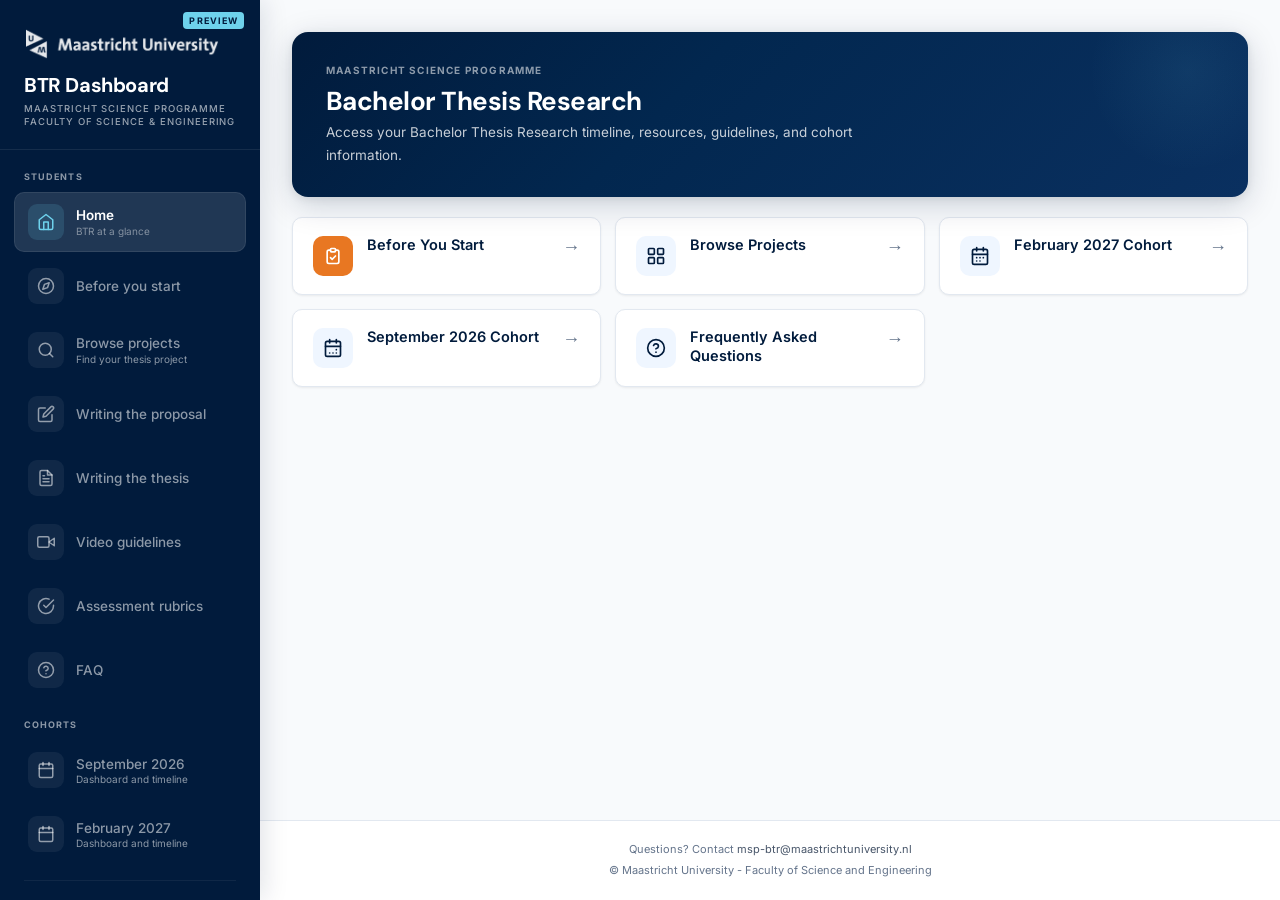
<file: btr-dashboard/index.html>
<!DOCTYPE html>
<html lang="en">
<head>
<meta name="robots" content="noindex, nofollow">
    <meta charset="UTF-8">
    <meta name="viewport" content="width=device-width, initial-scale=1.0">
    <title>BTR Dashboard - Maastricht Science Programme</title>
    <link rel="icon" type="image/png" href="msp-logo.png">
    <meta name="description" content="BTR Dashboard for Maastricht Science Programme students. Access your Bachelor Thesis Research timeline, resources, guidelines, and cohort information.">

    <!-- Google tag (gtag.js) -->
    

    <!-- Shared MSP frame + site styles -->
    <link rel="stylesheet" href="assets/msp-ui/msp-ui.css">
    <link rel="stylesheet" href="styles.css">
</head>
<body class="page-home">
    <main class="msp-main wide">

        <section class="msp-hero btr-hero">
            <div class="msp-hero-kicker">Maastricht Science Programme</div>
            <h1>Bachelor Thesis Research</h1>
            <p>Access your Bachelor Thesis Research timeline, resources, guidelines, and cohort information.</p>
        </section>

        <div class="msp-grid msp-grid-3 btr-tiles">
            <a href="before-you-start.html" class="btr-tile btr-tile--highlight">
                <span class="btr-tile-icon"><svg viewBox="0 0 24 24"><path d="M9 5H7a2 2 0 0 0-2 2v12a2 2 0 0 0 2 2h10a2 2 0 0 0 2-2V7a2 2 0 0 0-2-2h-2"/><rect x="9" y="3" width="6" height="4" rx="1"/><path d="m9 14 2 2 4-4"/></svg></span>
                <span class="btr-tile-body"><span class="btr-tile-title">Before You Start</span></span>
                <span class="btr-tile-arrow">→</span>
            </a>

            <a href="browse-projects.html" class="btr-tile">
                <span class="btr-tile-icon"><svg viewBox="0 0 24 24"><rect x="3" y="3" width="7" height="7" rx="1"/><rect x="14" y="3" width="7" height="7" rx="1"/><rect x="3" y="14" width="7" height="7" rx="1"/><rect x="14" y="14" width="7" height="7" rx="1"/></svg></span>
                <span class="btr-tile-body"><span class="btr-tile-title">Browse Projects</span></span>
                <span class="btr-tile-arrow">→</span>
            </a>

            <a href="february-cohort-2027.html" class="btr-tile">
                <span class="btr-tile-icon"><svg viewBox="0 0 24 24"><rect x="3" y="4" width="18" height="18" rx="2" ry="2"/><line x1="16" y1="2" x2="16" y2="6"/><line x1="8" y1="2" x2="8" y2="6"/><line x1="3" y1="10" x2="21" y2="10"/><path d="M8 14h.01"/><path d="M12 14h.01"/><path d="M16 14h.01"/><path d="M8 18h.01"/><path d="M12 18h.01"/></svg></span>
                <span class="btr-tile-body"><span class="btr-tile-title">February 2027 Cohort</span></span>
                <span class="btr-tile-arrow">→</span>
            </a>

            <a href="september-cohort-2026.html" class="btr-tile">
                <span class="btr-tile-icon"><svg viewBox="0 0 24 24"><rect x="3" y="4" width="18" height="18" rx="2" ry="2"/><line x1="16" y1="2" x2="16" y2="6"/><line x1="8" y1="2" x2="8" y2="6"/><line x1="3" y1="10" x2="21" y2="10"/><path d="M16 14h.01"/><path d="M8 18h.01"/><path d="M12 18h.01"/><path d="M16 18h.01"/></svg></span>
                <span class="btr-tile-body"><span class="btr-tile-title">September 2026 Cohort</span></span>
                <span class="btr-tile-arrow">→</span>
            </a>

            <a href="faq.html" class="btr-tile">
                <span class="btr-tile-icon"><svg viewBox="0 0 24 24"><circle cx="12" cy="12" r="10"/><path d="M9.09 9a3 3 0 0 1 5.83 1c0 2-3 3-3 3"/><line x1="12" y1="17" x2="12.01" y2="17"/></svg></span>
                <span class="btr-tile-body"><span class="btr-tile-title">Frequently Asked Questions</span></span>
                <span class="btr-tile-arrow">→</span>
            </a>
        </div>

    </main>
    <footer class="msp-footer">
        <p>Questions? Contact <a href="mailto:msp-btr@maastrichtuniversity.nl">msp-btr@maastrichtuniversity.nl</a></p>
        <p>© Maastricht University - Faculty of Science and Engineering</p>
    </footer>
<script src="assets/msp-ui/msp-shell.js"></script>
<script src="nav.js"></script>
</body>
</html>
</file>
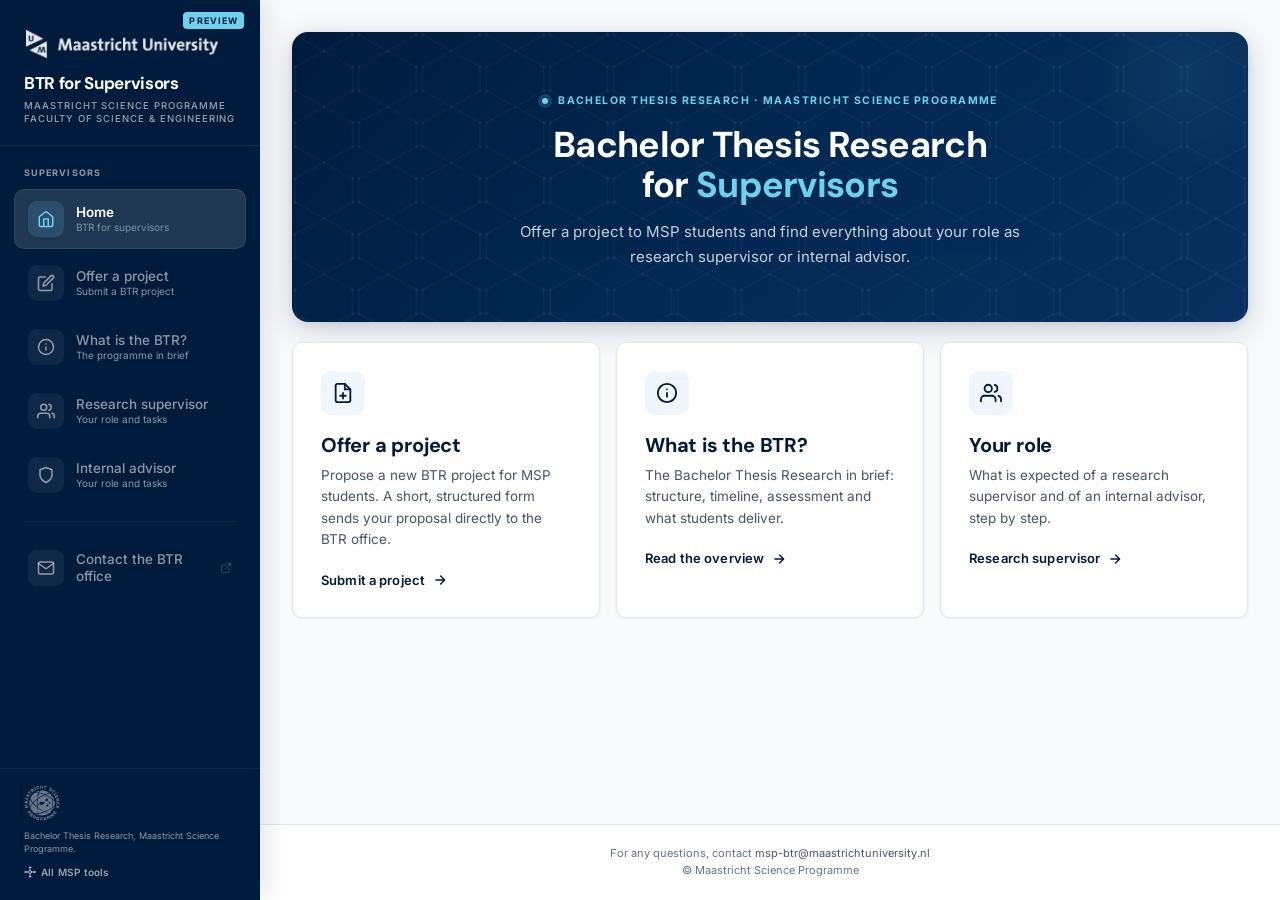
<file: btr-projects/index.html>
<!--
  ============================================================================
  index.html — LANDING PAGE
  ============================================================================
  This is the homepage of the site. It does only one thing: send visitors
  to the right page. There are two big cards in the middle:
    - "For supervisors" → submit.html (the project submission form)
    - "For students"    → projects.html (the catalog students browse)

  Other pages on the site:
    - submit.html   — supervisor form (only supervisors)
    - projects.html — student catalog (only students)

  The navy sidebar on the left is the shared MSP frame: assets/msp-ui/
  msp-shell.js builds it from the MSPShell.init() config at the bottom of
  this file, and assets/msp-ui/msp-ui.css styles it (tokens, fonts, cards).

  Admin guide for adding new projects: see README.md in the repo root.

  Only edit this file if you want to change the landing page text/styling.
  ============================================================================
-->
<!doctype html>
<html lang="en">
<head>
<meta name="robots" content="noindex, nofollow">
<meta charset="utf-8">
<meta name="viewport" content="width=device-width, initial-scale=1">
<title>BTR Projects — Maastricht Science Programme</title>
<meta name="description" content="The Bachelor Thesis Research project hub for the Maastricht Science Programme. Supervisors can submit projects; students can browse them.">
<link rel="icon" type="image/png" href="msp-logo.png">
<link rel="apple-touch-icon" href="msp-logo.png">
<link rel="stylesheet" href="assets/msp-ui/msp-ui.css">
<style>
  /* Site tokens, mapped onto the shared MSP tokens (assets/msp-ui/msp-ui.css) */
  :root{
    --navy:var(--msp-navy);
    --accent:var(--msp-orange);
    --ink:var(--msp-g9);
    --muted:var(--msp-g5);
    --line:var(--msp-g2);
    --bg:var(--msp-g0);
    --bg-soft:#fff;
    --radius:var(--msp-r);
    --sans:var(--msp-font);
    --display:var(--msp-font-display);
  }
  *{box-sizing:border-box}
  html,body{margin:0;padding:0}
  body{font-family:var(--sans);color:var(--ink);background:var(--bg);line-height:1.6;-webkit-font-smoothing:antialiased}
  .msp-content{display:flex;flex-direction:column}
  .msp-content .msp-main{flex:1;width:100%}
  .msp-content a{text-decoration:none}

  /* hero card (the old full-bleed hero now sits inside the content column) */
  .hero.msp-hero{padding:56px 36px 52px;text-align:center}
  /* subtle scientific molecule pattern */
  .hero svg.pattern{position:absolute;inset:0;width:100%;height:100%;opacity:.1;pointer-events:none}
  .hero-inner{position:relative;max-width:720px;margin:0 auto}
  .eyebrow{display:inline-flex;align-items:center;gap:10px;text-transform:uppercase;letter-spacing:.14em;font-size:10.5px;font-weight:700;color:var(--msp-sky);margin-bottom:16px}
  .eyebrow .dot{width:6px;height:6px;border-radius:50%;background:var(--msp-sky);box-shadow:0 0 0 4px rgba(110,210,236,.18)}
  .hero h1{font-size:36px;line-height:1.1;margin:0 0 14px}
  .hero h1 em{font-style:normal;color:var(--msp-sky)}
  .hero p.lead{max-width:60ch;margin:0 auto;font-size:15px;opacity:.78;line-height:1.7}

  .choice-grid{grid-template-columns:repeat(auto-fit,minmax(260px,1fr))!important;display:grid;grid-template-columns:1fr 1fr;gap:16px;margin-top:4px}
  @media (max-width:760px){.choice-grid{grid-template-columns:1fr}}
  .choice{display:block;border:1px solid var(--line);border-radius:var(--radius);padding:28px 28px 26px;background:#fff;box-shadow:var(--msp-sh);transition:all .2s;position:relative;overflow:hidden}
  .choice::before{content:"";position:absolute;left:0;top:0;bottom:0;width:4px;background:var(--accent);transform:scaleY(0);transform-origin:top;transition:transform .25s}
  .choice:hover{border-color:var(--msp-g3);transform:translateY(-2px);box-shadow:var(--msp-sh-md)}
  .choice:hover::before{transform:scaleY(1)}
  .choice:focus-visible{outline:2px solid var(--msp-sky);outline-offset:2px}
  .choice .ico{width:44px;height:44px;border-radius:10px;background:var(--msp-a-bg);color:var(--navy);display:grid;place-items:center;margin-bottom:18px}
  .choice .ico svg{width:22px;height:22px}
  .choice h2{font-family:var(--display);font-weight:700;font-size:20px;color:var(--navy);margin:0 0 8px;letter-spacing:-.01em}
  .choice p{margin:0 0 18px;color:var(--muted);font-size:13.5px;line-height:1.6}
  .choice .arrow{display:inline-flex;align-items:center;gap:8px;font-size:13px;font-weight:600;color:var(--navy);letter-spacing:.01em}
  .choice .arrow svg{width:14px;height:14px;transition:transform .2s}
  .choice:hover .arrow svg{transform:translateX(4px)}
  .choice:hover .arrow{color:var(--accent)}

  @media (max-width:640px){
    .hero.msp-hero{padding:32px 20px 30px}
    .hero h1{font-size:28px}
    .choice{padding:22px 20px}
  }
</style>
</head>
<body>

<main class="msp-main wide">

  <section class="hero msp-hero">
    <!-- subtle molecular / lattice pattern -->
    <svg class="pattern" viewBox="0 0 1200 600" preserveAspectRatio="xMidYMid slice" xmlns="http://www.w3.org/2000/svg" aria-hidden="true">
      <defs>
        <pattern id="hex" width="80" height="70" patternUnits="userSpaceOnUse">
          <polygon points="40,2 76,22 76,52 40,72 4,52 4,22" fill="none" stroke="#6ED2EC" stroke-width="1"/>
          <circle cx="40" cy="2" r="2" fill="#6ED2EC"/>
          <circle cx="76" cy="22" r="2" fill="#6ED2EC"/>
          <circle cx="76" cy="52" r="2" fill="#6ED2EC"/>
          <circle cx="40" cy="72" r="2" fill="#6ED2EC"/>
          <circle cx="4" cy="22" r="2" fill="#6ED2EC"/>
          <circle cx="4" cy="52" r="2" fill="#6ED2EC"/>
        </pattern>
      </defs>
      <rect width="1200" height="600" fill="url(#hex)"/>
    </svg>
    <div class="hero-inner">
      <div class="eyebrow"><span class="dot"></span> Bachelor Thesis Research · Maastricht Science Programme</div>
      <h1>Bachelor Thesis Research<br>for <em>Supervisors</em></h1>
      <p class="lead">Offer a project to MSP students and find everything about your role as research supervisor or internal advisor.</p>
    </div>
  </section>

  <div class="choice-grid">
    <a class="choice" href="submit.html">
      <div class="ico">
        <svg viewBox="0 0 24 24" fill="none" stroke="currentColor" stroke-width="2" stroke-linecap="round" stroke-linejoin="round"><path d="M14 2H6a2 2 0 0 0-2 2v16a2 2 0 0 0 2 2h12a2 2 0 0 0 2-2V8z"/><path d="M14 2v6h6"/><path d="M12 18v-6"/><path d="M9 15h6"/></svg>
      </div>
      <h2>Offer a project</h2>
      <p>Propose a new BTR project for MSP students. A short, structured form sends your proposal directly to the BTR office.</p>
      <span class="arrow">Submit a project
        <svg viewBox="0 0 24 24" fill="none" stroke="currentColor" stroke-width="2.4" stroke-linecap="round" stroke-linejoin="round"><path d="M5 12h14M13 5l7 7-7 7"/></svg>
      </span>
    </a>

    <a class="choice" href="supervisor-btr-overview.html">
      <div class="ico">
        <svg viewBox="0 0 24 24" fill="none" stroke="currentColor" stroke-width="2" stroke-linecap="round" stroke-linejoin="round"><circle cx="12" cy="12" r="10"/><line x1="12" y1="16" x2="12" y2="12"/><line x1="12" y1="8" x2="12.01" y2="8"/></svg>
      </div>
      <h2>What is the BTR?</h2>
      <p>The Bachelor Thesis Research in brief: structure, timeline, assessment and what students deliver.</p>
      <span class="arrow">Read the overview
        <svg viewBox="0 0 24 24" fill="none" stroke="currentColor" stroke-width="2.4" stroke-linecap="round" stroke-linejoin="round"><path d="M5 12h14M13 5l7 7-7 7"/></svg>
      </span>
    </a>

    <a class="choice" href="supervisor-role.html">
      <div class="ico">
        <svg viewBox="0 0 24 24" fill="none" stroke="currentColor" stroke-width="2" stroke-linecap="round" stroke-linejoin="round"><path d="M17 21v-2a4 4 0 0 0-4-4H5a4 4 0 0 0-4 4v2"/><circle cx="9" cy="7" r="4"/><path d="M23 21v-2a4 4 0 0 0-3-3.87"/><path d="M16 3.13a4 4 0 0 1 0 7.75"/></svg>
      </div>
      <h2>Your role</h2>
      <p>What is expected of a research supervisor and of an internal advisor, step by step.</p>
      <span class="arrow">Research supervisor
        <svg viewBox="0 0 24 24" fill="none" stroke="currentColor" stroke-width="2.4" stroke-linecap="round" stroke-linejoin="round"><path d="M5 12h14M13 5l7 7-7 7"/></svg>
      </span>
    </a>
  </div>

</main>

<footer class="msp-footer">
  For any questions, contact <a href="mailto:msp-btr@maastrichtuniversity.nl">msp-btr@maastrichtuniversity.nl</a><br>
  © Maastricht Science Programme
</footer>

<!-- Shared MSP frame: the sidebar is built from this config -->
<script src="assets/msp-ui/msp-shell.js"></script>
<script>
  MSPShell.init({
    title: 'BTR for Supervisors',
    nav: [
      { label: 'Supervisors', group: true },
      { label: 'Home', href: 'index.html', icon: 'home', hint: 'BTR for supervisors' },
      { label: 'Offer a project', href: 'submit.html', icon: 'edit', hint: 'Submit a BTR project' },
      { label: 'What is the BTR?', href: 'supervisor-btr-overview.html', icon: 'info', hint: 'The programme in brief' },
      { label: 'Research supervisor', href: 'supervisor-role.html', icon: 'users', hint: 'Your role and tasks' },
      { label: 'Internal advisor', href: 'internal-advisor-role.html', icon: 'shield', hint: 'Your role and tasks' },
      { divider: true },
      { label: 'Contact the BTR office', href: 'mailto:msp-btr@maastrichtuniversity.nl', icon: 'mail', external: true }
    ],
    footer: 'Bachelor Thesis Research, Maastricht Science Programme.'
  });
</script>

</body>
</html>
</file>
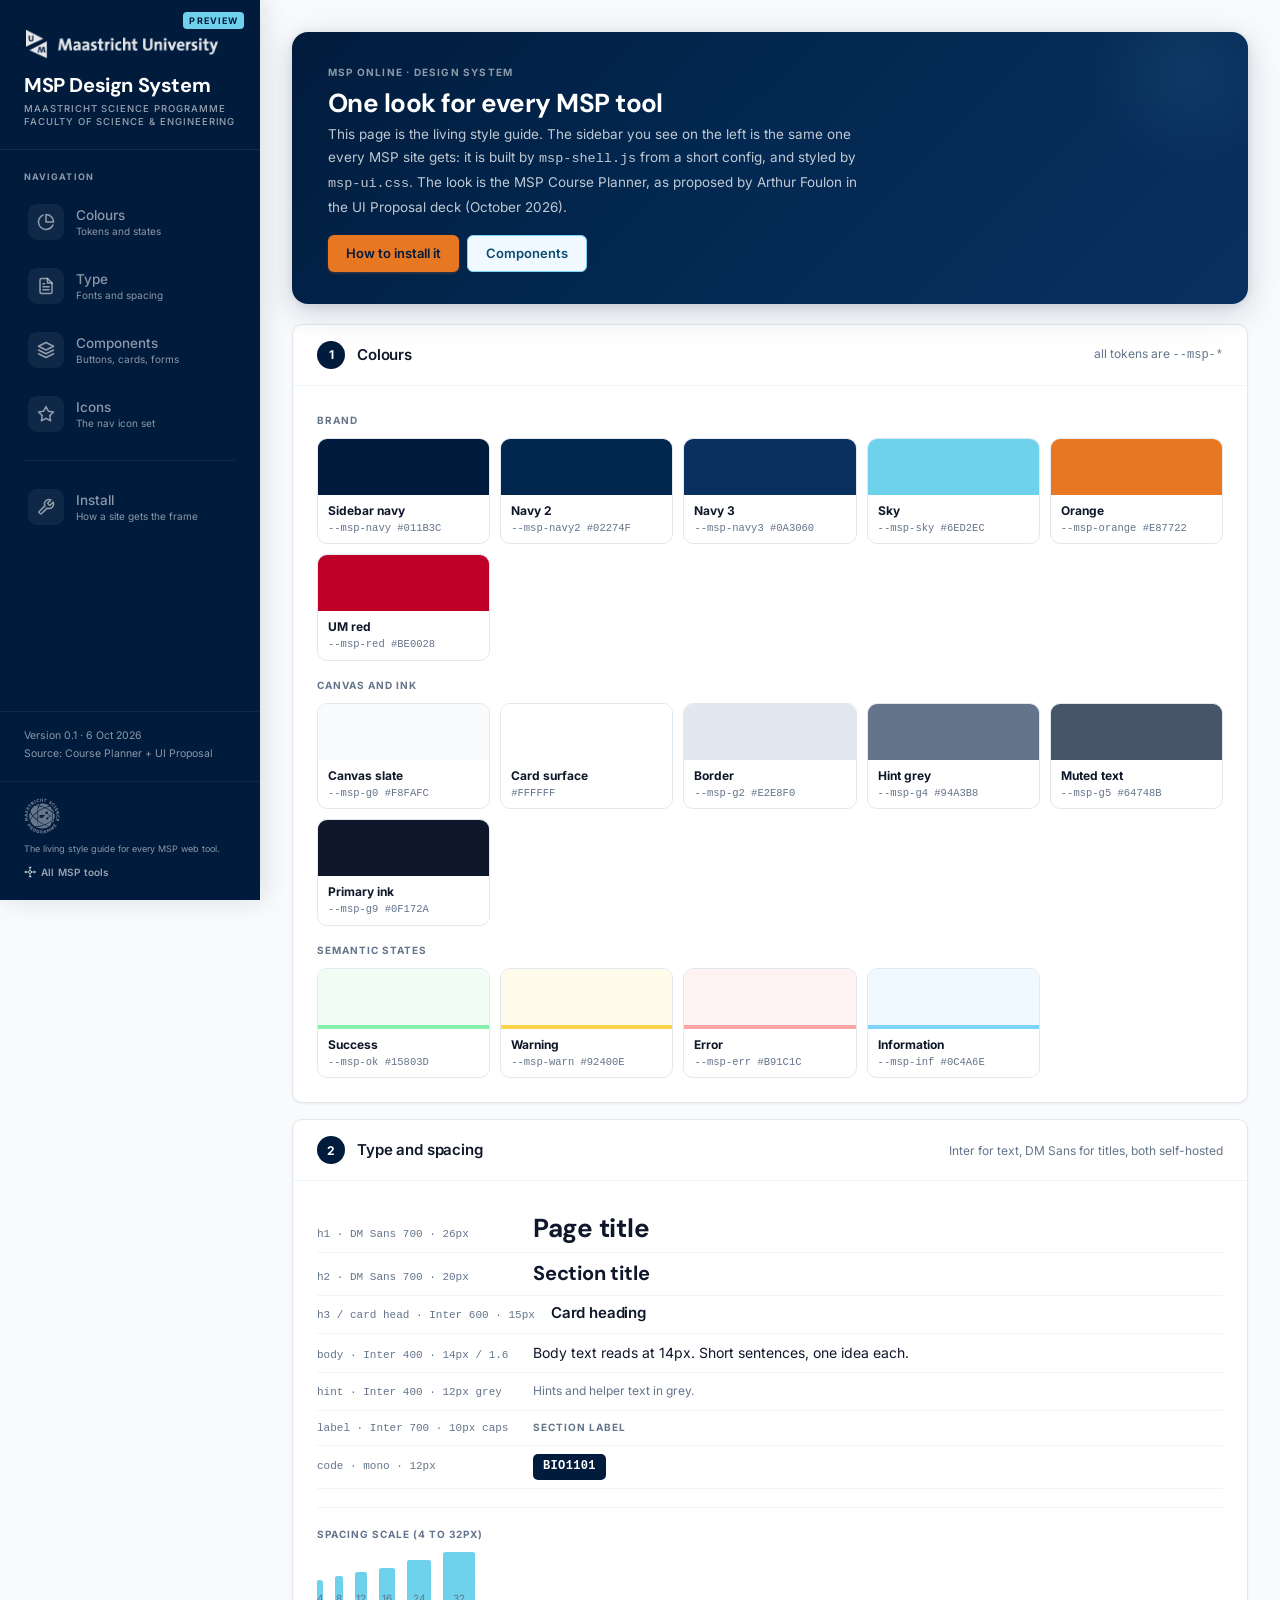
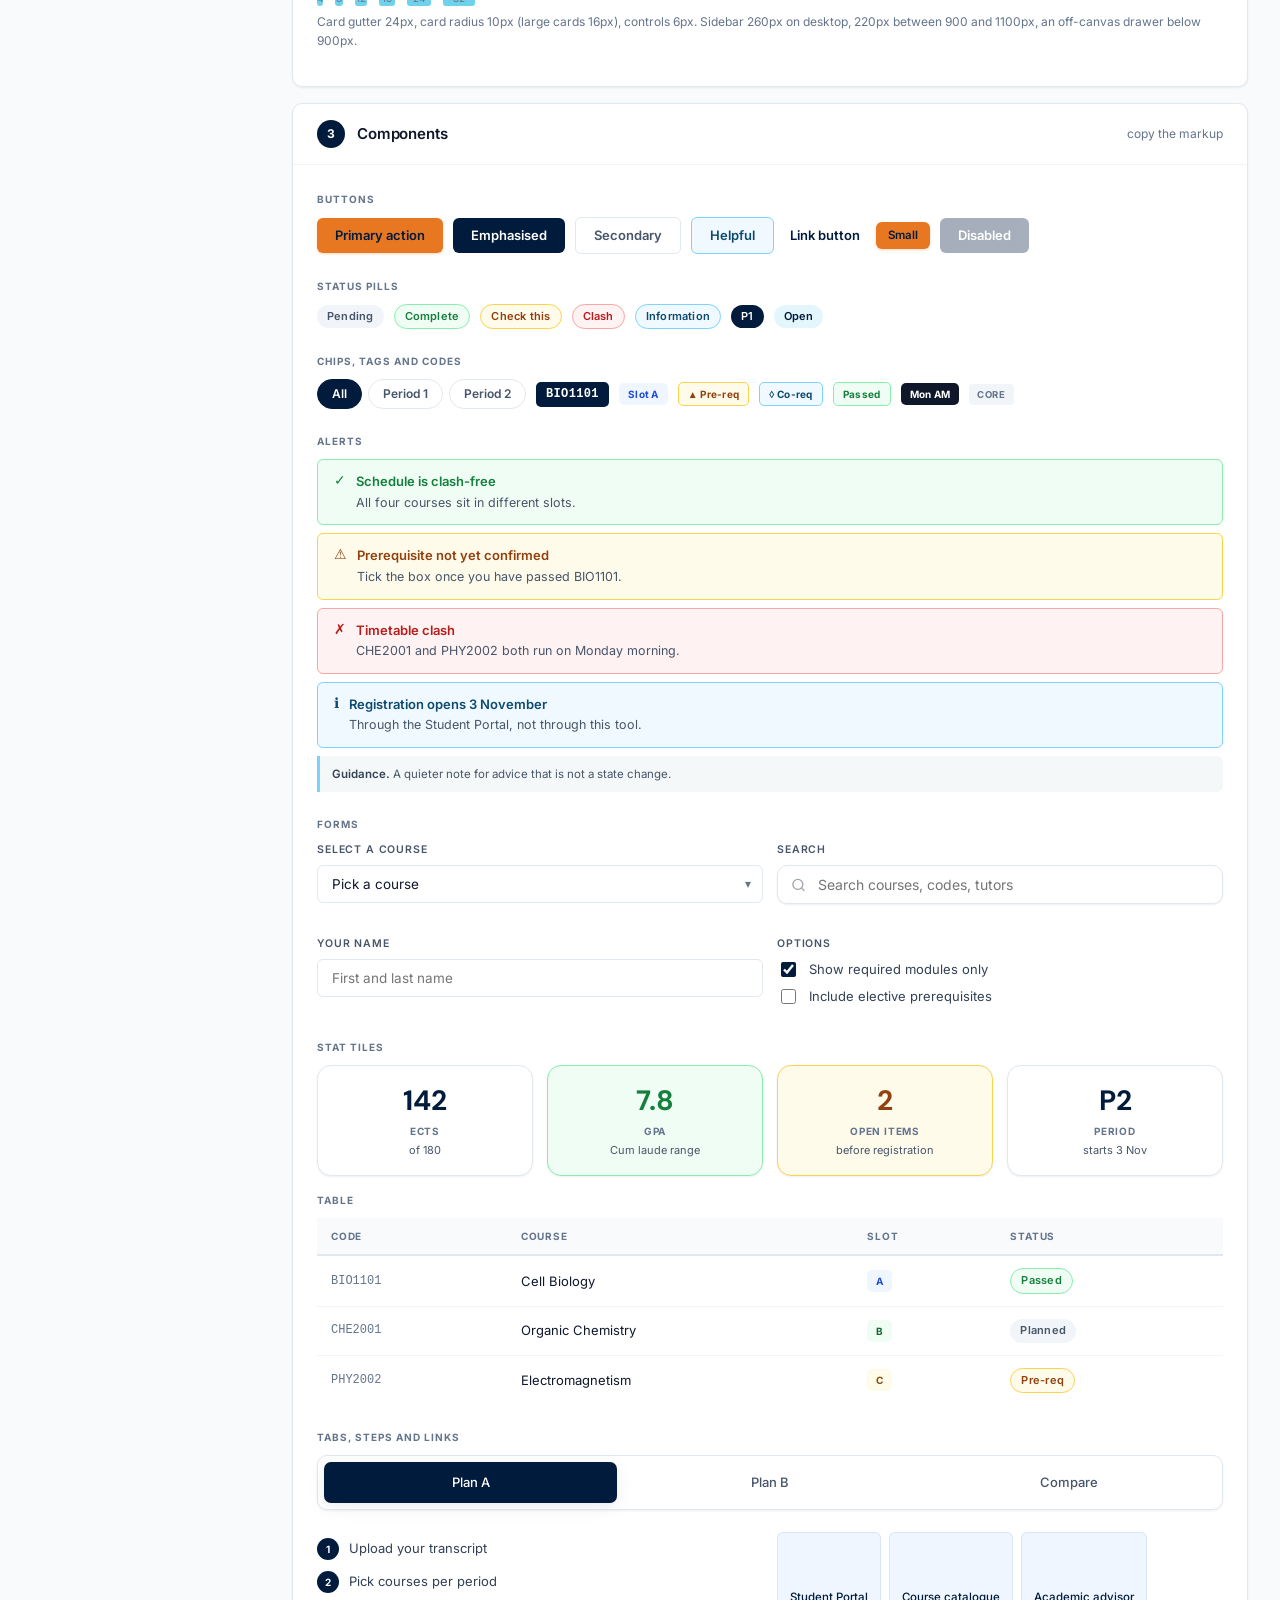
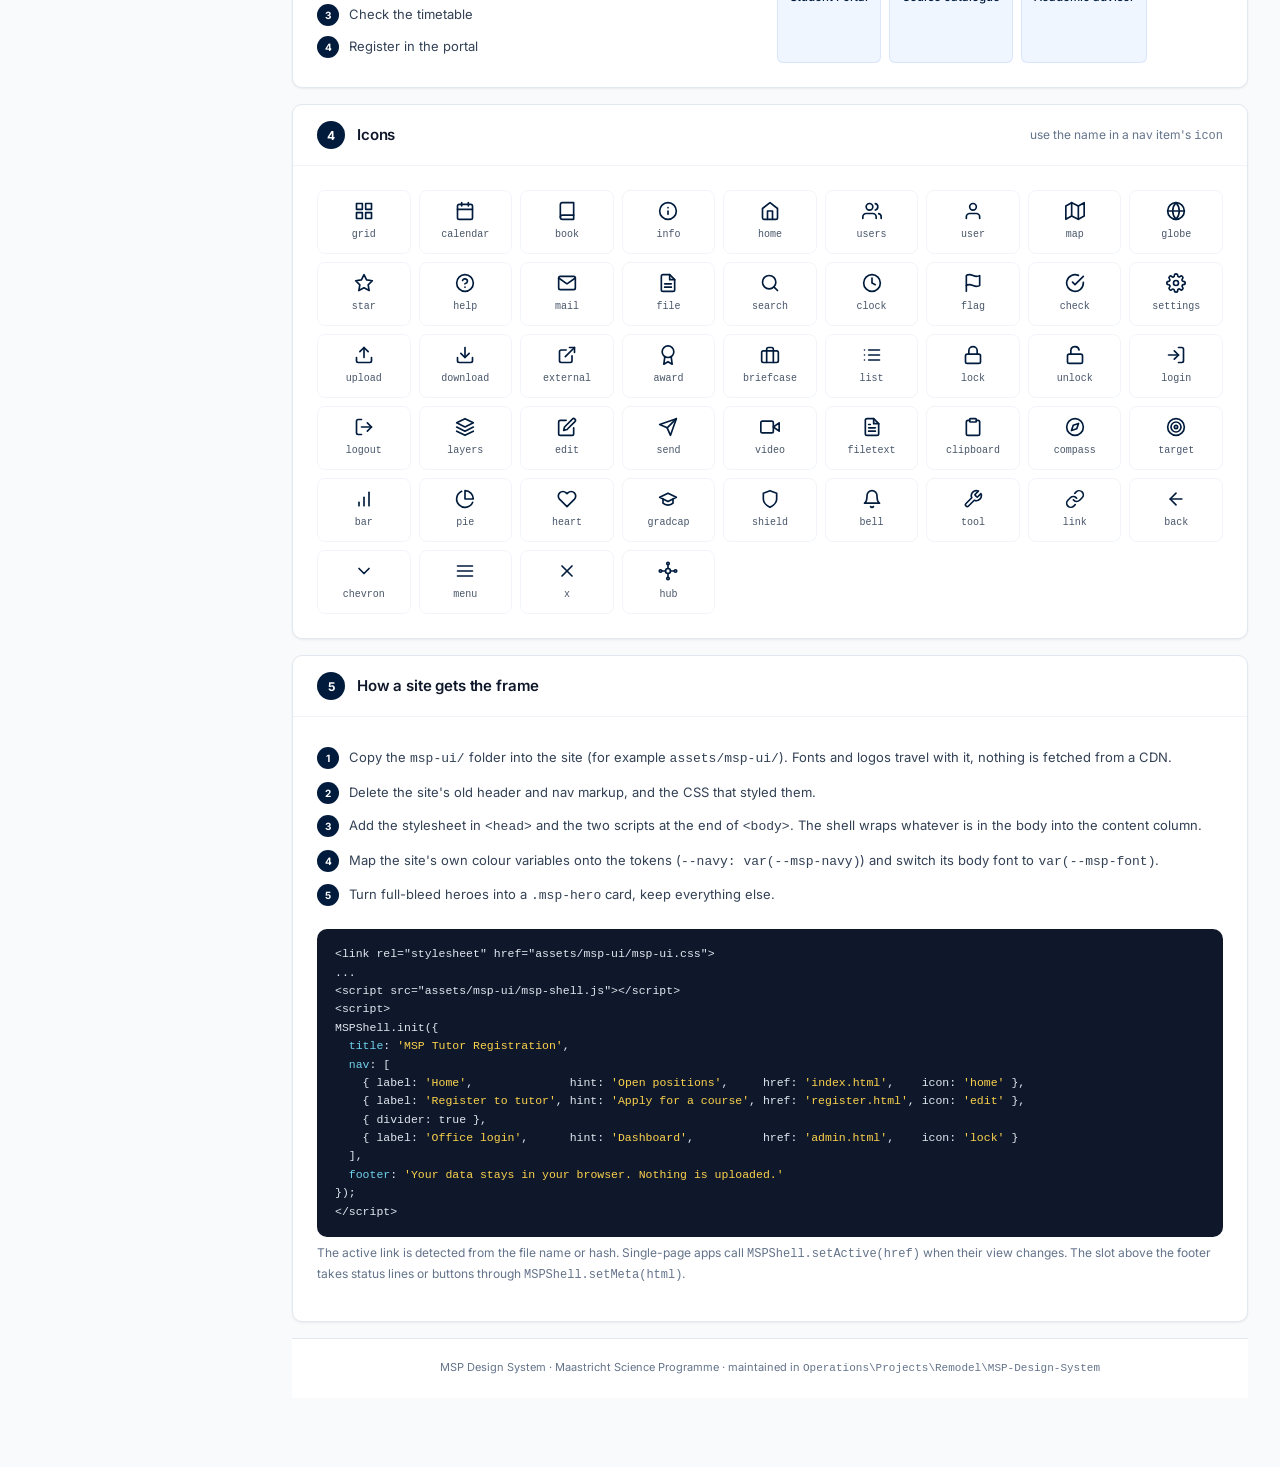
<file: design-system/index.html>
<!doctype html>
<html lang="en">
<head>
<meta name="robots" content="noindex, nofollow">
<meta charset="utf-8">
<meta name="viewport" content="width=device-width, initial-scale=1">
<title>MSP Design System</title>
<link rel="icon" type="image/png" href="msp-ui/favicon.png">
<link rel="stylesheet" href="msp-ui/msp-ui.css">
<style>
  /* page-local styles for the guide itself */
  .swatches{display:grid;grid-template-columns:repeat(auto-fill,minmax(150px,1fr));gap:10px}
  .sw{border-radius:var(--msp-r);border:1px solid var(--msp-g2);overflow:hidden;background:#fff}
  .sw-c{height:56px}
  .sw-t{padding:8px 10px;font-size:11px;line-height:1.4}
  .sw-t b{display:block;font-size:12px;color:var(--msp-g9)}
  .sw-t code{color:var(--msp-g4);font-family:var(--msp-font-mono);font-size:10.5px}
  .demo{display:flex;gap:10px;flex-wrap:wrap;align-items:center}
  pre.code{background:var(--msp-g9);color:#E2E8F0;font-family:var(--msp-font-mono);font-size:11.5px;line-height:1.6;padding:16px 18px;border-radius:var(--msp-r);overflow-x:auto;margin:0}
  pre.code .k{color:#6ED2EC} pre.code .s{color:#FCD34D}
  .type-row{display:flex;gap:16px;align-items:baseline;padding:8px 0;border-bottom:1px solid var(--msp-g1)}
  .type-row:last-child{border-bottom:none}
  .type-row .meta{font-size:11px;color:var(--msp-g4);min-width:200px;font-family:var(--msp-font-mono)}
  .spacing{display:flex;gap:12px;align-items:flex-end}
  .spacing div{background:var(--msp-sky);border-radius:3px}
  .spacing span{display:block;font-size:10px;color:var(--msp-g4);text-align:center;margin-top:6px}
  .icon-grid{display:grid;grid-template-columns:repeat(auto-fill,minmax(84px,1fr));gap:8px}
  .icon-grid div{display:flex;flex-direction:column;align-items:center;gap:6px;padding:10px 4px;border:1px solid var(--msp-g1);border-radius:8px;font-size:10px;color:var(--msp-g5);font-family:var(--msp-font-mono)}
  .icon-grid svg{width:20px;height:20px;color:var(--msp-navy)}
</style>
</head>
<body>

<main class="msp-main wide" id="top">

  <div class="msp-hero">
    <div class="msp-hero-kicker">MSP Online · design system</div>
    <h1>One look for every MSP tool</h1>
    <p>This page is the living style guide. The sidebar you see on the left is the same one every MSP site gets: it is built by <code>msp-shell.js</code> from a short config, and styled by <code>msp-ui.css</code>. The look is the MSP Course Planner, as proposed by Arthur Foulon in the UI Proposal deck (October 2026).</p>
    <div class="msp-hero-actions">
      <a class="msp-btn msp-btn-or" href="#install">How to install it</a>
      <a class="msp-btn msp-btn-sky" href="#components">Components</a>
    </div>
  </div>

  <!-- ─────────────────────────── Colours ─────────────────────────── -->
  <section class="msp-card static" id="colours">
    <div class="msp-card-h"><span class="msp-step">1</span><h2>Colours</h2><span class="msp-hint">all tokens are <code>--msp-*</code></span></div>
    <div class="msp-card-b">
      <div class="msp-seclbl">Brand</div>
      <div class="swatches msp-mb-16">
        <div class="sw"><div class="sw-c" style="background:var(--msp-navy)"></div><div class="sw-t"><b>Sidebar navy</b><code>--msp-navy #011B3C</code></div></div>
        <div class="sw"><div class="sw-c" style="background:var(--msp-navy2)"></div><div class="sw-t"><b>Navy 2</b><code>--msp-navy2 #02274F</code></div></div>
        <div class="sw"><div class="sw-c" style="background:var(--msp-navy3)"></div><div class="sw-t"><b>Navy 3</b><code>--msp-navy3 #0A3060</code></div></div>
        <div class="sw"><div class="sw-c" style="background:var(--msp-sky)"></div><div class="sw-t"><b>Sky</b><code>--msp-sky #6ED2EC</code></div></div>
        <div class="sw"><div class="sw-c" style="background:var(--msp-orange)"></div><div class="sw-t"><b>Orange</b><code>--msp-orange #E87722</code></div></div>
        <div class="sw"><div class="sw-c" style="background:var(--msp-red)"></div><div class="sw-t"><b>UM red</b><code>--msp-red #BE0028</code></div></div>
      </div>
      <div class="msp-seclbl">Canvas and ink</div>
      <div class="swatches msp-mb-16">
        <div class="sw"><div class="sw-c" style="background:var(--msp-g0)"></div><div class="sw-t"><b>Canvas slate</b><code>--msp-g0 #F8FAFC</code></div></div>
        <div class="sw"><div class="sw-c" style="background:#fff"></div><div class="sw-t"><b>Card surface</b><code>#FFFFFF</code></div></div>
        <div class="sw"><div class="sw-c" style="background:var(--msp-g2)"></div><div class="sw-t"><b>Border</b><code>--msp-g2 #E2E8F0</code></div></div>
        <div class="sw"><div class="sw-c" style="background:var(--msp-g4)"></div><div class="sw-t"><b>Hint grey</b><code>--msp-g4 #94A3B8</code></div></div>
        <div class="sw"><div class="sw-c" style="background:var(--msp-g5)"></div><div class="sw-t"><b>Muted text</b><code>--msp-g5 #64748B</code></div></div>
        <div class="sw"><div class="sw-c" style="background:var(--msp-g9)"></div><div class="sw-t"><b>Primary ink</b><code>--msp-g9 #0F172A</code></div></div>
      </div>
      <div class="msp-seclbl">Semantic states</div>
      <div class="swatches">
        <div class="sw"><div class="sw-c" style="background:var(--msp-ok-bg);border-bottom:4px solid var(--msp-ok-bd)"></div><div class="sw-t"><b>Success</b><code>--msp-ok #15803D</code></div></div>
        <div class="sw"><div class="sw-c" style="background:var(--msp-warn-bg);border-bottom:4px solid var(--msp-warn-bd)"></div><div class="sw-t"><b>Warning</b><code>--msp-warn #92400E</code></div></div>
        <div class="sw"><div class="sw-c" style="background:var(--msp-err-bg);border-bottom:4px solid var(--msp-err-bd)"></div><div class="sw-t"><b>Error</b><code>--msp-err #B91C1C</code></div></div>
        <div class="sw"><div class="sw-c" style="background:var(--msp-inf-bg);border-bottom:4px solid var(--msp-inf-bd)"></div><div class="sw-t"><b>Information</b><code>--msp-inf #0C4A6E</code></div></div>
      </div>
    </div>
  </section>

  <!-- ─────────────────────────── Type + spacing ─────────────────────────── -->
  <section class="msp-card static" id="type">
    <div class="msp-card-h"><span class="msp-step">2</span><h2>Type and spacing</h2><span class="msp-hint">Inter for text, DM Sans for titles, both self-hosted</span></div>
    <div class="msp-card-b">
      <div class="type-row"><span class="meta">h1 · DM Sans 700 · 26px</span><h1 style="margin:0">Page title</h1></div>
      <div class="type-row"><span class="meta">h2 · DM Sans 700 · 20px</span><h2 style="margin:0">Section title</h2></div>
      <div class="type-row"><span class="meta">h3 / card head · Inter 600 · 15px</span><h3 style="margin:0">Card heading</h3></div>
      <div class="type-row"><span class="meta">body · Inter 400 · 14px / 1.6</span><span>Body text reads at 14px. Short sentences, one idea each.</span></div>
      <div class="type-row"><span class="meta">hint · Inter 400 · 12px grey</span><span class="msp-faint msp-small">Hints and helper text in grey.</span></div>
      <div class="type-row"><span class="meta">label · Inter 700 · 10px caps</span><span class="msp-seclbl" style="margin:0">Section label</span></div>
      <div class="type-row"><span class="meta">code · mono · 12px</span><span class="msp-code">BIO1101</span></div>
      <hr class="msp-divider">
      <div class="msp-seclbl">Spacing scale (4 to 32px)</div>
      <div class="spacing">
        <div><div style="width:4px;height:4px"></div><span>4</span></div>
        <div><div style="width:8px;height:8px"></div><span>8</span></div>
        <div><div style="width:12px;height:12px"></div><span>12</span></div>
        <div><div style="width:16px;height:16px"></div><span>16</span></div>
        <div><div style="width:24px;height:24px"></div><span>24</span></div>
        <div><div style="width:32px;height:32px"></div><span>32</span></div>
      </div>
      <p class="msp-help">Card gutter 24px, card radius 10px (large cards 16px), controls 6px. Sidebar 260px on desktop, 220px between 900 and 1100px, an off-canvas drawer below 900px.</p>
    </div>
  </section>

  <!-- ─────────────────────────── Components ─────────────────────────── -->
  <section class="msp-card static" id="components">
    <div class="msp-card-h"><span class="msp-step">3</span><h2>Components</h2><span class="msp-hint">copy the markup</span></div>
    <div class="msp-card-b">

      <div class="msp-seclbl">Buttons</div>
      <div class="demo msp-mb-24">
        <button class="msp-btn msp-btn-or">Primary action</button>
        <button class="msp-btn msp-btn-navy">Emphasised</button>
        <button class="msp-btn msp-btn-gh">Secondary</button>
        <button class="msp-btn msp-btn-sky">Helpful</button>
        <button class="msp-btn msp-btn-link">Link button</button>
        <button class="msp-btn msp-btn-or msp-btn-sm">Small</button>
        <button class="msp-btn msp-btn-navy" disabled>Disabled</button>
      </div>

      <div class="msp-seclbl">Status pills</div>
      <div class="demo msp-mb-24">
        <span class="msp-pill">Pending</span>
        <span class="msp-pill ok">Complete</span>
        <span class="msp-pill warn">Check this</span>
        <span class="msp-pill err">Clash</span>
        <span class="msp-pill inf">Information</span>
        <span class="msp-pill navy">P1</span>
        <span class="msp-pill sky">Open</span>
      </div>

      <div class="msp-seclbl">Chips, tags and codes</div>
      <div class="demo msp-mb-24">
        <span class="msp-chips"><button class="msp-chip active">All</button><button class="msp-chip">Period 1</button><button class="msp-chip">Period 2</button></span>
        <span class="msp-code">BIO1101</span>
        <span class="msp-tag msp-cat-a">Slot A</span>
        <span class="msp-tag pre">&#9650; Pre-req</span>
        <span class="msp-tag co">&#9674; Co-req</span>
        <span class="msp-tag ok">Passed</span>
        <span class="msp-tag dark">Mon AM</span>
        <span class="msp-label">Core</span>
      </div>

      <div class="msp-seclbl">Alerts</div>
      <div class="msp-mb-24">
        <div class="msp-alert ok"><span class="msp-alert-ico">&#10003;</span><div class="msp-alert-body"><strong>Schedule is clash-free</strong><p>All four courses sit in different slots.</p></div></div>
        <div class="msp-alert warn"><span class="msp-alert-ico">&#9888;</span><div class="msp-alert-body"><strong>Prerequisite not yet confirmed</strong><p>Tick the box once you have passed BIO1101.</p></div></div>
        <div class="msp-alert err"><span class="msp-alert-ico">&#10007;</span><div class="msp-alert-body"><strong>Timetable clash</strong><p>CHE2001 and PHY2002 both run on Monday morning.</p></div></div>
        <div class="msp-alert inf"><span class="msp-alert-ico">&#8505;</span><div class="msp-alert-body"><strong>Registration opens 3 November</strong><p>Through the Student Portal, not through this tool.</p></div></div>
        <div class="msp-note"><strong>Guidance.</strong> A quieter note for advice that is not a state change.</div>
      </div>

      <div class="msp-seclbl">Forms</div>
      <div class="msp-grid msp-grid-2 msp-mb-24">
        <div class="msp-field"><label class="msp-flbl">Select a course</label><div class="msp-select"><select><option>Pick a course</option><option>BIO1101 Cell Biology</option></select></div></div>
        <div class="msp-field"><label class="msp-flbl">Search</label><div class="msp-search"><input class="msp-input" placeholder="Search courses, codes, tutors"></div></div>
        <div class="msp-field"><label class="msp-flbl">Your name</label><input class="msp-input" placeholder="First and last name"></div>
        <div class="msp-field"><label class="msp-flbl">Options</label><label class="msp-check"><input type="checkbox" checked> Show required modules only</label><label class="msp-check" style="margin-top:6px"><input type="checkbox"> Include elective prerequisites</label></div>
      </div>

      <div class="msp-seclbl">Stat tiles</div>
      <div class="msp-stats msp-mb-16">
        <div class="msp-stat"><div class="msp-stat-val">142</div><div class="msp-stat-label">ECTS</div><div class="msp-stat-sub">of 180</div></div>
        <div class="msp-stat ok"><div class="msp-stat-val">7.8</div><div class="msp-stat-label">GPA</div><div class="msp-stat-sub">Cum laude range</div></div>
        <div class="msp-stat warn"><div class="msp-stat-val">2</div><div class="msp-stat-label">Open items</div><div class="msp-stat-sub">before registration</div></div>
        <div class="msp-stat"><div class="msp-stat-val">P2</div><div class="msp-stat-label">Period</div><div class="msp-stat-sub">starts 3 Nov</div></div>
      </div>

      <div class="msp-seclbl">Table</div>
      <div class="msp-table-wrap msp-mb-24">
        <table class="msp-table">
          <thead><tr><th>Code</th><th>Course</th><th>Slot</th><th>Status</th></tr></thead>
          <tbody>
            <tr><td class="mono">BIO1101</td><td>Cell Biology</td><td><span class="msp-tag msp-cat-a">A</span></td><td><span class="msp-pill ok">Passed</span></td></tr>
            <tr><td class="mono">CHE2001</td><td>Organic Chemistry</td><td><span class="msp-tag msp-cat-b">B</span></td><td><span class="msp-pill">Planned</span></td></tr>
            <tr><td class="mono">PHY2002</td><td>Electromagnetism</td><td><span class="msp-tag msp-cat-c">C</span></td><td><span class="msp-pill warn">Pre-req</span></td></tr>
          </tbody>
        </table>
      </div>

      <div class="msp-seclbl">Tabs, steps and links</div>
      <div class="msp-tabs"><a class="msp-tab active" href="#">Plan A</a><a class="msp-tab" href="#">Plan B</a><a class="msp-tab" href="#">Compare</a></div>
      <div class="msp-grid msp-grid-2">
        <ol class="msp-steps"><li>Upload your transcript</li><li>Pick courses per period</li><li>Check the timetable</li><li>Register in the portal</li></ol>
        <div class="msp-links"><a href="#">Student Portal</a><a href="#">Course catalogue</a><a href="#">Academic advisor</a></div>
      </div>
    </div>
  </section>

  <!-- ─────────────────────────── Icons ─────────────────────────── -->
  <section class="msp-card static" id="icons">
    <div class="msp-card-h"><span class="msp-step">4</span><h2>Icons</h2><span class="msp-hint">use the name in a nav item's <code>icon</code></span></div>
    <div class="msp-card-b"><div class="icon-grid" id="iconGrid"></div></div>
  </section>

  <!-- ─────────────────────────── Install ─────────────────────────── -->
  <section class="msp-card static" id="install">
    <div class="msp-card-h"><span class="msp-step">5</span><h2>How a site gets the frame</h2></div>
    <div class="msp-card-b">
      <ol class="msp-steps msp-mb-16">
        <li>Copy the <code>msp-ui/</code> folder into the site (for example <code>assets/msp-ui/</code>). Fonts and logos travel with it, nothing is fetched from a CDN.</li>
        <li>Delete the site's old header and nav markup, and the CSS that styled them.</li>
        <li>Add the stylesheet in <code>&lt;head&gt;</code> and the two scripts at the end of <code>&lt;body&gt;</code>. The shell wraps whatever is in the body into the content column.</li>
        <li>Map the site's own colour variables onto the tokens (<code>--navy: var(--msp-navy)</code>) and switch its body font to <code>var(--msp-font)</code>.</li>
        <li>Turn full-bleed heroes into a <code>.msp-hero</code> card, keep everything else.</li>
      </ol>
<pre class="code">&lt;link rel="stylesheet" href="assets/msp-ui/msp-ui.css"&gt;
...
&lt;script src="assets/msp-ui/msp-shell.js"&gt;&lt;/script&gt;
&lt;script&gt;
MSPShell.init({
  <span class="k">title</span>: <span class="s">'MSP Tutor Registration'</span>,
  <span class="k">nav</span>: [
    { label: <span class="s">'Home'</span>,              hint: <span class="s">'Open positions'</span>,     href: <span class="s">'index.html'</span>,    icon: <span class="s">'home'</span> },
    { label: <span class="s">'Register to tutor'</span>, hint: <span class="s">'Apply for a course'</span>, href: <span class="s">'register.html'</span>, icon: <span class="s">'edit'</span> },
    { divider: true },
    { label: <span class="s">'Office login'</span>,      hint: <span class="s">'Dashboard'</span>,          href: <span class="s">'admin.html'</span>,    icon: <span class="s">'lock'</span> }
  ],
  <span class="k">footer</span>: <span class="s">'Your data stays in your browser. Nothing is uploaded.'</span>
});
&lt;/script&gt;</pre>
      <p class="msp-help">The active link is detected from the file name or hash. Single-page apps call <code>MSPShell.setActive(href)</code> when their view changes. The slot above the footer takes status lines or buttons through <code>MSPShell.setMeta(html)</code>.</p>
    </div>
  </section>

  <footer class="msp-footer">MSP Design System · Maastricht Science Programme · maintained in <code>Operations\Projects\Remodel\MSP-Design-System</code></footer>
</main>

<script src="msp-ui/msp-shell.js"></script>
<script>
MSPShell.init({
  title: 'MSP Design System',
  nav: [
    { label: 'Colours',     hint: 'Tokens and states',      href: '#colours',    icon: 'pie' },
    { label: 'Type',        hint: 'Fonts and spacing',      href: '#type',       icon: 'filetext' },
    { label: 'Components',  hint: 'Buttons, cards, forms',  href: '#components', icon: 'layers' },
    { label: 'Icons',       hint: 'The nav icon set',       href: '#icons',      icon: 'star' },
    { divider: true },
    { label: 'Install',     hint: 'How a site gets the frame', href: '#install', icon: 'tool' }
  ],
  meta: '<span>Version 0.1 · 6 Oct 2026</span><span>Source: Course Planner + UI Proposal</span>',
  footer: 'The living style guide for every MSP web tool.'
});
// icon gallery
var g = document.getElementById('iconGrid');
Object.keys(MSPShell.icons).forEach(function (k) {
  var d = document.createElement('div'); d.innerHTML = MSPShell.icons[k] + '<span>' + k + '</span>'; g.appendChild(d);
});
</script>
</body>
</html>
</file>
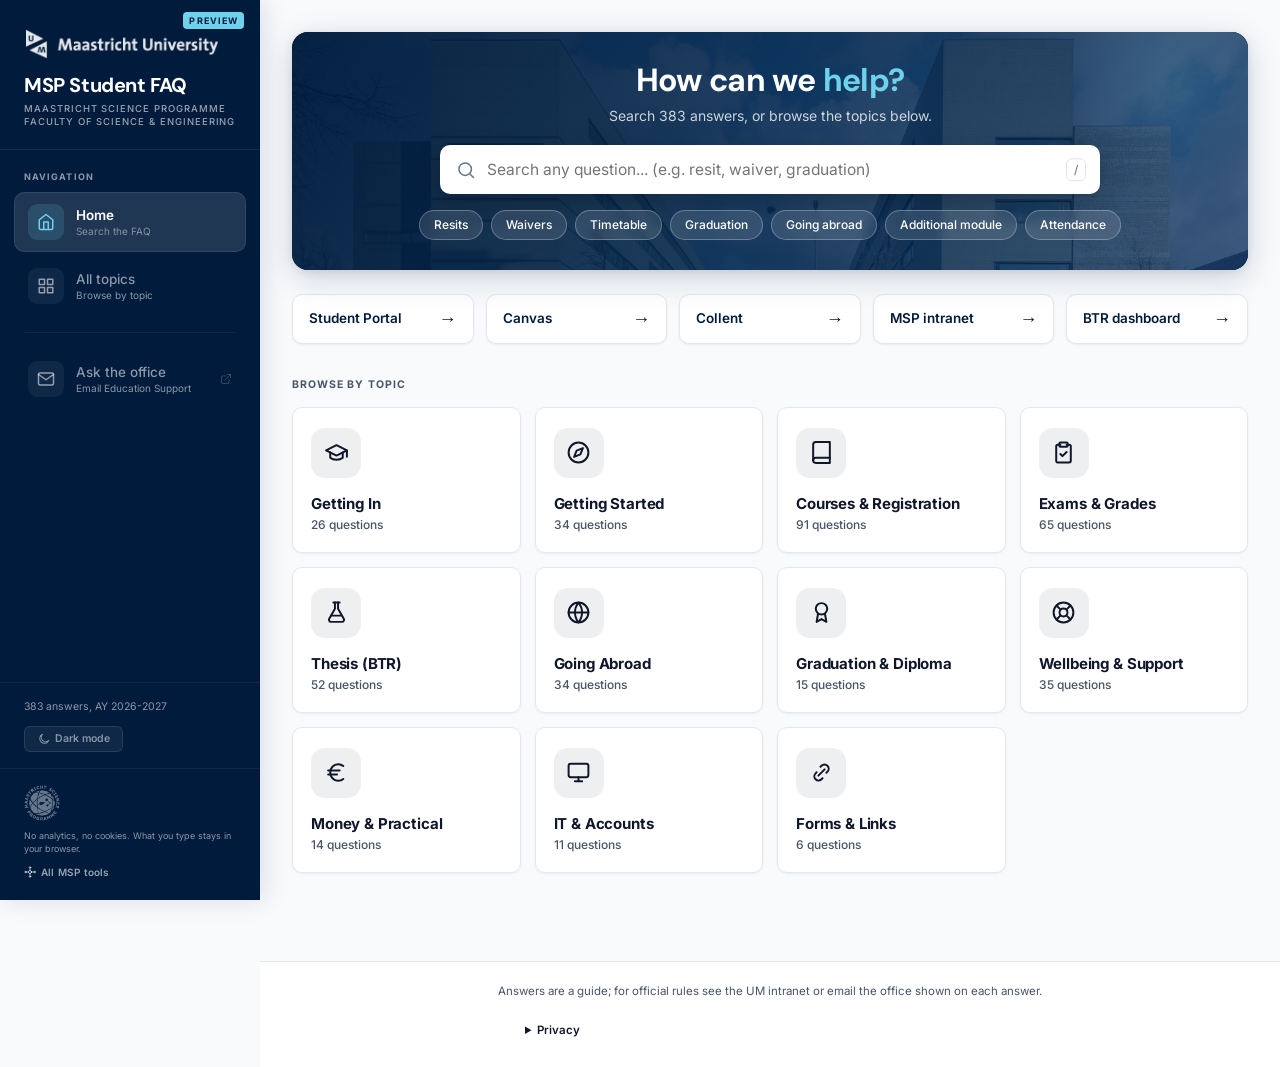
<file: faq/index.html>
<!doctype html>
<!--
  MSP Student FAQ - the app itself. Live at https://msp-operations.github.io/MSP-Digital/faq/

  ====  WHERE TO EDIT WHAT  ==================================================

  TO CHANGE AN ANSWER, OR ADD A QUESTION:  do NOT edit this file.
    Edit  c:\dev\MSP\_Inventory\Knowledge Base\MSP Student FAQ - MASTER.md
    then  node tools/convert.mjs   then commit and push.
    That master document is the single source of truth. Editing content.json
    or this file by hand creates yet another divergent copy of the FAQ, which
    is the exact problem this app was built to end.

  THE FOUR THINGS IN THIS FILE YOU MIGHT WANT TO CHANGE, and where:
    CHIPS         section 5, ~line 710.  The shortcut buttons under the search
                                         box. Also feed the "popular" list.
    SYN           section 5, ~line 715.  Everyday word -> FAQ vocabulary, so
                                         "I am sick" finds the attendance
                                         answers. Only ever widens a search.
    QUICK         section 6, ~line 800.  The quick-link tiles on the home page.
    DEGREE_RULES  section 10, ~line 1105. The graduation arithmetic used by the
                                         degree-check card. Change with care and
                                         re-run the validation harness in
                                         Operations\Projects\Degree-Checker.

  Both halves of this file are mapped in a numbered contents block: the
  stylesheet regions below, and the script regions further down. Each region
  starts with a banner comment saying what it does.

  Plain-language guide for the office: EDITING-INSTRUCTIONS.md in this repo.
  Deploy: push to main. Live in about a minute.
============================================================================ -->
<html lang="en">
<head>
<meta name="robots" content="noindex, nofollow">
<meta charset="utf-8">
<meta name="viewport" content="width=device-width, initial-scale=1">
<meta name="color-scheme" content="light">
<title>MSP Student FAQ</title>
<meta name="description" content="Search the Maastricht Science Programme student FAQ.">
<link rel="manifest" href="manifest.webmanifest">
<link rel="icon" href="icon.svg" type="image/svg+xml">
<meta name="theme-color" content="#011B3C">
<!-- The shared MSP frame (sidebar, tokens, Inter + DM Sans, logos). Synced from
     Operations\Projects\Remodel\MSP-Design-System; never edit it in this repo. -->
<link rel="stylesheet" href="assets/msp-ui/msp-ui.css">
<!-- Only the answer-text serif (Source Serif 4) lives here now. -->
<link rel="stylesheet" href="assets/vendor/fonts.css">
<script src="assets/vendor/minisearch.min.js"></script>
<style>
/* ===========================================================================
   MSP Student FAQ, stylesheet
   The frame (navy sidebar, slate canvas, Inter and DM Sans, the --msp-*
   tokens) comes from the shared kit in assets/msp-ui/, loaded before this
   stylesheet. This stylesheet maps the FAQ's own tokens onto the kit's and
   styles the FAQ's own components. Do not restyle the kit from here.
   Regions, in order:
     1  Design tokens (light + dark)     6  Home page (quick links, topic grid)
     2  Base, reset, focus rings         7  Topic and answer view
     3  Sidebar tools, kit overrides     8  Chrome (skeleton, recent, to-top)
     4  Hero card (photo, welcome, degree) 9  Staff panel, footer, media queries
     5  Search box and results dropdown
   Anything with a colour, radius or font goes through a token in region 1,
   except where a rule sits on a fixed background and must not follow the
   theme. Those exceptions are commented where they occur.
   =========================================================================== */

/* ===========================================================================
   1. DESIGN TOKENS
   The light values are the shared kit's tokens (--msp-*, see msp-ui.css
   region 2), so a change to the kit flows through here. --link is the accent
   used for links, arrows and outline buttons: navy on white, light blue in
   dark mode. --um is UM red, fixed in both themes, for the "for you" nudges
   that sit on the navy hero.
   =========================================================================== */
  :root{
    --navy:var(--msp-navy);   /* quick-link hover, focus ring, to-top button, modal primary */
    --ink:var(--msp-g9);      /* body text */
    --muted:var(--msp-g5);    /* secondary text, small labels */
    --line:var(--msp-g2);     /* hairline borders and dividers */
    --bg:var(--msp-g0);       /* page background: the kit's slate canvas */
    --card:#fff;              /* answer rows, results dropdown */
    --surface:#fff;           /* topic cards, pills, outline buttons */
    --link:var(--msp-navy);   /* accent: links, arrows, outline-button text (theme-aware) */
    --um:var(--msp-red);      /* UM red, fixed in both themes */
    --markbg:#fef1c2;         /* search-term highlight */
    --sans:var(--msp-font);           /* Inter, self-hosted by the kit */
    --display:var(--msp-font-display); /* DM Sans, titles only */
    --serif:'Source Serif 4',Georgia,'Times New Roman',serif; /* answer text only */
    --rs:var(--msp-rs);       /* small radius: buttons and pills (6px) */
    --rm:var(--msp-r);        /* medium radius: cards and answer rows (10px) */
  }
  /* Dark mode is a class on <html>, set by applyTheme() in the script below.
     Only the tokens that must change are re-declared; everything else is
     inherited from :root. */
  html.dark{
    color-scheme:dark;
    --ink:#e6ebf2; --muted:#93a1b5; --line:#26303f; --bg:#0f1620;
    --card:#182231; --surface:#182231; --link:#8ec7ff; --markbg:#4a3d12;
    /* On dark cards the bright topic hue is the readable one, so the darkened
       AA variant used on white is not wanted here. */
    --ct:var(--c);
  }

/* ===========================================================================
   2. BASE, RESET AND FOCUS RINGS
   =========================================================================== */
  *{box-sizing:border-box}
  /* The kit sets smooth scrolling on <html>; the router jumps to the top on
     every view change and that must stay instant. Explicit smooth scrolls
     (back to top, "related" links) ask for it themselves. */
  html{-webkit-text-size-adjust:100%;scroll-behavior:auto}
  /* body.msp-body is the class the shell adds. Both selectors, so the FAQ's
     tokens beat the kit's base rule in both themes. */
  body,body.msp-body{margin:0;font-family:var(--sans);background:var(--bg);color:var(--ink);line-height:1.62;font-size:15.5px;-webkit-font-smoothing:antialiased}
  a,.msp-content a{color:var(--link)}
  mark{background:var(--markbg);color:inherit;border-radius:3px;padding:0 1px}
  /* The page column is the kit's .msp-main.wide (1100px), set on <main> in
     the markup. Change the site width there: drop "wide" for the kit's 860px
     reading column. */
  /* Every icon on the page is an inline <svg class="i"> drawn from the P map in
     the script below. Stroke colour follows the text colour of its parent. */
  svg.i{width:22px;height:22px;fill:none;stroke:currentColor;stroke-width:1.75;stroke-linecap:round;stroke-linejoin:round}
  /* Visually hidden but still read by screen readers. Used for #live, the
     aria-live region that announces search results and copy confirmations. */
  .sr-only{position:absolute;width:1px;height:1px;padding:0;margin:-1px;overflow:hidden;clip:rect(0,0,0,0);white-space:nowrap;border:0}
  /* The `hidden` attribute only sets display:none at the UA level, so ANY rule
     with an explicit display beats it. .tbtn (display:inline-flex) did exactly
     that and kept the hidden transcript button on screen. This makes `hidden`
     mean hidden everywhere, which is what anyone reading the markup expects. */
  [hidden]{display:none!important}
  /* Keyboard focus ring. Accessibility work, do not water it down.
     No border-radius here: it would override each control's own shape, squaring
     off pills and the round back-to-top button on focus. Outlines follow the
     element's radius automatically. Navy is 14.6:1 on white; the old cyan was 2.4:1.
     The two rules under it swap the ring colour where navy would disappear:
     light blue on the dark theme, white on the dark blue hero. */
  a:focus-visible,button:focus-visible,input:focus-visible,[tabindex]:focus-visible{outline:3px solid var(--navy);outline-offset:2px}
  html.dark a:focus-visible,html.dark button:focus-visible,html.dark input:focus-visible,html.dark [tabindex]:focus-visible{outline-color:#8ec7ff}
  .faqHero a:focus-visible,.faqHero button:focus-visible,.faqHero input:focus-visible{outline-color:#fff}

/* ===========================================================================
   3. SIDEBAR TOOLS AND KIT OVERRIDES
   The old masthead (UM bar, FAQ logo, two floating buttons) is gone: the
   shared sidebar built by msp-shell.js carries the UM wordmark, the tool
   name and the MSP emblem. The two buttons that floated over the masthead,
   "Install app" and the dark-mode toggle, now sit in the sidebar's meta slot
   as kit .msp-sb-cfg buttons. They start in #sbTools (hidden) so the script
   can wire them at parse time, and are moved into the sidebar once the shell
   has built it (see the MSPShell block above the main script).
   The dark rules below adapt the kit classes this page uses to the FAQ's
   dark theme; the kit itself has no dark mode. The sidebar stays navy in
   both themes on purpose.
   =========================================================================== */
  .sbStatus{display:block;margin-bottom:2px}
  .msp-sb-cfg svg.i{width:14px;height:14px}
  .msp-sb-cfg.themeBtn{margin-right:6px}
  /* Hidden until the browser fires beforeinstallprompt (wireExtras() adds .on),
     so it only appears where the PWA can actually be installed. */
  .msp-sb-cfg.installBtn{display:none}
  .msp-sb-cfg.installBtn.on{display:inline-flex}
  html.dark .msp-content{background:var(--bg)}
  html.dark .msp-content h1,html.dark .msp-content h2,html.dark .msp-content h3{color:var(--ink)}
  html.dark .msp-footer{background:var(--card);border-color:var(--line);color:var(--muted)}
  html.dark .msp-footer a{color:var(--link)}

/* ===========================================================================
   4. HERO CARD
   The kit's .msp-hero (navy gradient card) at the top of the column, shown
   above both views: transcript button, welcome card, degree-check card,
   title, search box and chips. On a topic page the router adds .compact,
   which keeps only the search box.
   The building photo is a soft wash behind the gradient, drawn on .heroBg.
   To change it, replace assets/building.jpg (keep the filename, the offline
   build inlines it by name); lower the gradient alphas and it comes through
   brighter. The card keeps overflow visible so the results dropdown can hang
   below it; the clipping sits on .heroBg instead.
   =========================================================================== */
  .faqHero{overflow:visible;padding:26px 28px 30px;margin-bottom:24px;background:var(--msp-navy)}
  .faqHero::before{display:none}
  .heroBg{position:absolute;inset:0;border-radius:inherit;overflow:hidden;pointer-events:none;
    background:linear-gradient(115deg,rgba(1,27,60,.95) 0%,rgba(2,39,79,.88) 50%,rgba(10,48,96,.74) 100%),url('assets/building.jpg') center 36%/cover no-repeat}
  .heroBg::after{content:'';position:absolute;top:-60px;right:-40px;width:220px;height:220px;background:radial-gradient(circle,rgba(110,210,236,.12) 0%,transparent 70%)}
  .heroInner{position:relative;z-index:1}
  .heroTop{display:flex;align-items:center;justify-content:flex-end;gap:14px}
  .faqHero.compact{padding:18px 28px 20px}
  .faqHero.compact .heroTitle,.faqHero.compact .heroSub,.faqHero.compact .chips,.faqHero.compact .heroTop{display:none}
  /* .tbtn is the glassy "Load my transcript" button. Everything inside the hero
     is white on blue, so its colours are literals rather than tokens. */
  .tbtn{border:1px solid rgba(255,255,255,.35);background:rgba(255,255,255,.1);color:#fff;padding:9px 15px;border-radius:var(--rs);font-size:12.5px;font-weight:600;cursor:pointer;white-space:nowrap;font-family:inherit;display:inline-flex;align-items:center;gap:7px;backdrop-filter:blur(4px);transition:background .15s}
  .tbtn:hover{background:rgba(255,255,255,.2)}.tbtn svg.i{width:16px;height:16px}
  /* GDPR Art.13 notice shown before the file picker is ever opened */
  /* Transcript consent step. GDPR Art.13 says the student must be told what
     happens to their data BEFORE it is processed, so this sits between the
     "Load my transcript" button and the file picker rather than in the hero,
     where it was just wall-of-text nobody read. */
  .tmodal{position:fixed;inset:0;z-index:var(--msp-z-modal,500);display:none;align-items:center;justify-content:center;padding:20px;background:rgba(6,16,28,.55)}
  .tmodal[open]{display:flex}
  .tmodalCard{background:var(--card);color:var(--ink);border-radius:var(--rm);max-width:52ch;width:100%;padding:24px;box-shadow:0 24px 60px rgba(0,0,0,.32)}
  .tmodalCard h2{font-family:var(--display);font-size:20px;font-weight:700;letter-spacing:-.01em;margin:0 0 10px}
  .tmodalCard p{font-size:14px;line-height:1.6;margin:.6em 0}
  .tmodalActions{display:flex;gap:10px;justify-content:flex-end;margin-top:18px;flex-wrap:wrap}
  .tmodalActions button{font-family:inherit;font-size:14px;font-weight:600;border-radius:var(--rs);padding:10px 16px;cursor:pointer;border:1px solid var(--line);background:var(--surface);color:var(--ink)}
  .tmodalActions .primary{background:var(--navy);border-color:var(--navy);color:#fff}
  .faqHero h1.heroTitle{font-family:var(--display);font-size:32px;font-weight:700;margin:4px 0 6px;letter-spacing:-.02em;line-height:1.15;text-align:center;color:#fff}
  .heroTitle span{color:var(--msp-sky)}
  .faqHero p.heroSub{opacity:.78;font-size:14px;margin:0 auto 18px;max-width:none;text-align:center;line-height:1.6}
  /* Welcome + degree check. Both are empty and hidden until a transcript has
     been read; renderWelcome() fills #welcome and adds .on. */
  .welcome{margin:16px 0 4px;display:none}.welcome.on{display:block}
  .wcard{background:rgba(255,255,255,.12);border:1px solid rgba(255,255,255,.2);border-radius:var(--rm);padding:14px 18px;display:flex;align-items:center;gap:22px;flex-wrap:wrap;backdrop-filter:blur(6px)}
  .wcard .hi{font-family:var(--display);font-size:17px;font-weight:700}
  .wcard .stat{font-size:12.5px;opacity:.92}.wcard .stat b{font-size:16px;font-weight:700}
  .wcard .clear{margin-left:auto;font-size:11px;opacity:.75;background:none;border:none;color:#fff;cursor:pointer;text-decoration:underline;font-family:inherit}
  /* "For you" nudges under the welcome card, chosen by forYou() from the
     student's credit total. */
  .fory{margin-top:12px;display:flex;flex-wrap:wrap;gap:8px;align-items:center}
  .fory .fyl{font-size:11px;text-transform:uppercase;letter-spacing:.6px;opacity:.85;font-weight:700}
  .fory a{text-decoration:none;font-size:12.5px;font-weight:600;color:#fff;background:var(--um);border-radius:100px;padding:6px 13px;transition:filter .15s}
  .fory a:hover{filter:brightness(1.08)}
  /* Degree-check card, built by renderDegreeCard(). One .drow per requirement,
     colour-coded green / red / amber by .dok, .dmiss and .dmaybe. */
  .dcheck{margin-top:10px;background:rgba(255,255,255,.12);border:1px solid rgba(255,255,255,.2);border-radius:var(--rm);padding:10px 18px;backdrop-filter:blur(6px);font-size:13px}
  .dcheck summary{cursor:pointer;font-weight:600;font-size:13.5px;padding:4px 0}
  .dcheck .drow{display:flex;gap:14px;padding:5px 0;border-top:1px solid rgba(255,255,255,.12)}
  .dcheck .dlab{flex:0 0 210px;opacity:.85}
  .dcheck .dval b{font-size:15px}
  .dcheck .dok{color:#a5e8b0}.dcheck .dmiss{color:#ffb3b3}.dcheck .dmaybe{color:#ffe08a}
  .dcheck .dfoot{margin-top:8px;padding-top:8px;border-top:1px solid rgba(255,255,255,.12);font-size:11.5px;opacity:.8}
  .dcheck .dfoot a{color:#fff}
  @media(max-width:560px){.dcheck .drow{flex-direction:column;gap:2px}.dcheck .dlab{flex:none}}

/* ===========================================================================
   5. SEARCH
   The input sits inside the hero; the results dropdown floats under it and is
   shown by adding .on. Rows are .ritem; the empty state is .noresult with
   .bchip suggestion buttons. The grey chips under the box are .chip and come
   from the CHIPS array in the script.
   =========================================================================== */
  .search{position:relative;max-width:660px;margin:0 auto}
  /* The field is the kit's .msp-input, white in both themes (it sits on the
     navy hero), so its background and text colour are literals on purpose.
     Do not swap them for --card / --ink or the text turns pale-on-white in
     dark mode. */
  .search .msp-input{width:100%;padding:14px 44px 14px 46px;font-size:15.5px;font-family:inherit;border:1.5px solid transparent;border-radius:var(--msp-r);background:#fff;box-shadow:0 8px 26px rgba(0,0,0,.22);outline:none;color:#1b2733}
  .search .msp-input:hover{border-color:transparent}
  .search .msp-input:focus{border-color:var(--msp-sky);box-shadow:0 0 0 4px rgba(110,210,236,.35),0 8px 26px rgba(0,0,0,.22)}
  .search .ic{position:absolute;left:16px;top:50%;transform:translateY(-50%);color:var(--msp-g4);display:flex}
  .search .ic svg.i{width:20px;height:20px}
  /* The "/" hint on the right. The shortcut itself is wired at the bottom of
     the keyboard section in the script. */
  .kbd{position:absolute;right:14px;top:50%;transform:translateY(-50%);font-size:12px;color:#66717f;border:1px solid #dfe4ea;border-radius:6px;padding:1px 7px;font-family:inherit;pointer-events:none}
  .results{position:absolute;left:0;right:0;margin-top:9px;background:var(--card);border:1px solid var(--line);border-radius:14px;box-shadow:0 18px 40px rgba(0,0,0,.2);display:none;z-index:20;max-height:min(58vh,420px);overflow-x:hidden;overflow-y:auto;overscroll-behavior:contain}
  .results.on{display:block}
  .ritem{display:block;text-decoration:none;padding:13px 18px;border-bottom:1px solid var(--line);cursor:pointer;color:inherit}
  .ritem:last-child{border-bottom:none}
  .ritem:hover,.ritem:focus-visible{background:color-mix(in srgb,var(--ink) 5%,var(--card));outline-offset:-2px}
  .ritem .rq{font-weight:600;font-size:14.5px;color:var(--ink)}
  .ritem .rmeta{font-size:11.5px;color:var(--muted);margin-top:2px}
  .noresult{padding:18px}
  .noresult .nt{color:var(--muted);font-size:13.5px;margin-bottom:10px}
  .browsehint{display:flex;flex-wrap:wrap;gap:7px;margin-top:6px}
  .bchip{font-size:12px;font-weight:600;background:var(--surface);color:var(--link);border:1px solid var(--line);border-radius:100px;padding:5px 12px;cursor:pointer;font-family:inherit;display:inline-flex;align-items:center;gap:6px}
  .bchip:hover{border-color:var(--link)}
  .chips{display:flex;flex-wrap:wrap;gap:8px;margin-top:16px;justify-content:center}
  /* Kit chips (.msp-chip), recoloured for the navy card: translucent white in
     both themes. */
  .faqHero .msp-chip{background:rgba(255,255,255,.12);border-color:rgba(255,255,255,.28);color:#fff;font-weight:500;backdrop-filter:blur(4px);transition:background .15s,transform .15s,border-color .15s}
  .faqHero .msp-chip:hover{background:rgba(255,255,255,.26);border-color:rgba(255,255,255,.4);color:#fff;transform:translateY(-1px)}

/* ===========================================================================
   6. HOME PAGE
   Quick-link tiles, the "Browse by topic" label, and the topic-card grid.
   To add or remove a quick-link tile, edit the QUICK array in the script.
   Topic cards are generated from content.json, one per topic; each gets its
   colour through the inline --c variable set by renderTopics().
   =========================================================================== */
  /* Quick links are white cards with navy text (the kit's card look); the old
     solid-navy tiles were too much navy next to the sidebar and the hero. */
  .quicklinks{display:grid;grid-template-columns:repeat(auto-fit,minmax(170px,1fr));gap:12px;margin:0 0 6px}
  .ql{display:flex;align-items:center;justify-content:space-between;gap:12px;background:var(--surface);color:var(--msp-navy);border:1.5px solid var(--line);box-shadow:var(--msp-sh);text-decoration:none;font-weight:600;font-size:13.5px;padding:13px 16px;border-radius:var(--rm);transition:background .15s ease,color .15s ease,border-color .15s ease,transform .15s ease}
  .ql:hover{background:var(--navy);border-color:var(--navy);color:#fff;transform:translateY(-2px)}
  html.dark .ql{color:var(--ink)}
  .ql .qla{font-size:18px;line-height:1;font-weight:700}
  .sectlabel{font-size:10.5px;text-transform:uppercase;letter-spacing:.1em;color:var(--muted);font-weight:700;margin:32px 0 14px}
  .grid{display:grid;grid-template-columns:repeat(auto-fill,minmax(200px,1fr));gap:14px;padding-bottom:8px}
  /* Cards fade up as they appear; renderTopics() staggers them with an inline
     animation-delay. The reduced-motion rule at the end of this stylesheet
     switches the whole thing off for anyone who asks for that. */
  @keyframes up{from{opacity:0;transform:translateY(12px)}to{opacity:1;transform:none}}
  .tcard{position:relative;background:var(--surface);border:1px solid var(--line);border-radius:var(--rm);padding:20px 18px;box-shadow:var(--msp-sh);
    cursor:pointer;text-align:left;font-family:inherit;overflow:hidden;color:var(--ink);animation:up .45s ease both;
    transition:transform .16s ease,box-shadow .16s ease,border-color .16s ease}
  html.dark .tcard{border-color:#2f3b4b}
  .tcard:hover{transform:translateY(-3px);border-color:color-mix(in srgb,var(--c) 45%,var(--line));box-shadow:var(--msp-sh-md)}
  .tcard::after{content:"\2192";position:absolute;right:16px;bottom:14px;font-size:17px;font-weight:700;color:var(--link);opacity:0;transform:translateX(-5px);transition:opacity .16s,transform .16s}
  .tcard:hover::after{opacity:1;transform:none}
  .ticon{width:50px;height:50px;border-radius:14px;color:var(--ink);display:grid;place-items:center;margin-bottom:16px;
    background:color-mix(in srgb,var(--ink) 7%,var(--surface))}
  .ticon svg.i{width:25px;height:25px;stroke-width:1.9}
  .tcard .tt{font-weight:700;font-size:15px;letter-spacing:-.01em}
  .tcard .tc{font-size:12px;color:var(--muted);margin-top:4px;font-weight:500}

/* ===========================================================================
   7. TOPIC AND ANSWER VIEW
   Home and topic are two <div class="view"> panels in the same page; the
   router shows one by adding .on. There is no page navigation.

   THE TOPIC COLOUR PAIR (--c and --ct). showTopic() sets both on #v-topic
   from the C and CT maps in the script:
     --c   the bright topic hue. Borders, tints and the chevron, where
           contrast rules do not apply.
     --ct  a darkened version of the same hue that clears WCAG AA on white.
           Used wherever the colour is text (.catname, the open question) or
           a solid button carrying white text (.contact).
   Keep both. Using --c for text fails contrast; using --ct for tints looks
   muddy. In dark mode --ct is redefined as --c in region 1, because on a dark
   card the bright hue is the readable one.

   THE COLLAPSE MECHANISM: every answer is in the page from the start. .qa is
   clipped to max-height:0 and hidden; toggleQ() adds .open to the .qitem,
   which releases the height and flips aria-expanded on the button.
   =========================================================================== */
  .view{display:none}.view.on{display:block}
  /* Fallback topic colour, in case a topic reaches this view before
     showTopic() has set --c and --ct on the element. */
  #v-topic{--c:#3b82f6}
  .back{background:none;border:none;color:var(--link);font-size:13px;font-weight:600;cursor:pointer;padding:0 0 8px;display:inline-flex;gap:7px;align-items:center;font-family:inherit}
  .back svg.i{width:16px;height:16px}
  .vhead{display:flex;align-items:center;gap:13px;margin:4px 0 20px}
  .vicon{width:46px;height:46px;border-radius:13px;background:color-mix(in srgb,var(--ink) 7%,var(--surface));color:var(--ink);display:grid;place-items:center;flex:none}
  .vicon svg.i{width:25px;height:25px}
  h2.vtitle{font-family:var(--display);font-size:26px;font-weight:700;letter-spacing:-.02em;line-height:1.2;margin:0;color:var(--ink)}
  .catgroup{margin-bottom:22px}
  .catname{font-size:11.5px;text-transform:uppercase;letter-spacing:.9px;color:var(--ct,var(--c));font-weight:700;margin:16px 0 8px}
  .qitem{background:var(--card);border:1px solid var(--line);border-radius:var(--rm);margin-bottom:8px;overflow:hidden;box-shadow:var(--msp-sh);transition:border-color .15s,box-shadow .15s}
  .qitem:hover{border-color:color-mix(in srgb,var(--c) 35%,var(--line))}
  .qitem.open{border-color:color-mix(in srgb,var(--c) 45%,var(--line));box-shadow:0 8px 22px color-mix(in srgb,var(--c) 12%,transparent)}
  .qq{width:100%;text-align:left;background:none;border:none;font-family:inherit;color:inherit;padding:15px 17px;font-weight:600;font-size:14.5px;cursor:pointer;display:flex;justify-content:space-between;gap:12px;align-items:center}
  .qq .chev{color:var(--c);flex:none;transition:transform .16s ease}
  .qq .chev svg.i{width:18px;height:18px;stroke-width:2}
  .qitem.open .qq{color:var(--ct,var(--c))}.qitem.open .qq .chev{transform:rotate(90deg)}
  /* visibility:hidden keeps collapsed answers out of the tab order and the
     accessibility tree. Without it, a keyboard user tabs through every link
     and button inside all 87 closed answers on a busy topic. */
  .qa{padding:0 17px;max-height:0;overflow:hidden;visibility:hidden;overflow-wrap:anywhere}
  .qitem.open .qa{max-height:none;padding:0 17px 18px;visibility:visible}
  .qa p,.qa ul{font-family:var(--serif);font-size:16px;line-height:1.72;max-width:64ch}
  .qa p{margin:.6em 0}.qa ul{margin:.6em 0;padding-left:22px}.qa li{margin:.34em 0}
  .qa a{text-decoration:underline;text-underline-offset:2px}
  /* Footer strip of every answer: office pill, "email this office" button and
     copy-link button. The office name and mailbox come from content.json, which
     gets them from the OFFICES table in tools/convert.mjs. */
  .abadge{display:flex;align-items:center;gap:9px;margin-top:14px;flex-wrap:wrap}
  .pill{font-size:11.5px;background:color-mix(in srgb,var(--c) 13%,var(--surface));color:var(--ct,var(--c));border:1px solid color-mix(in srgb,var(--c) 30%,var(--surface));border-radius:100px;padding:4px 11px;font-weight:600}
  .contact{font-size:12.5px;font-weight:600;background:var(--ct,var(--c));color:#fff;border:none;border-radius:var(--rs);padding:8px 14px;cursor:pointer;text-decoration:none;display:inline-flex;align-items:center;gap:7px;font-family:inherit;transition:filter .15s}
  .contact:hover{filter:brightness(.92)}.contact svg.i{width:15px;height:15px}
  .copy{font-size:12.5px;font-weight:600;background:var(--surface);color:var(--link);border:1px solid var(--line);border-radius:var(--rs);padding:8px 12px;cursor:pointer;display:inline-flex;gap:6px;align-items:center;font-family:inherit}
  .copy:hover{border-color:var(--link)}.copy svg.i{width:15px;height:15px}
  .related{margin-top:16px;padding-top:13px;border-top:1px solid var(--line)}
  .related .rl{font-size:10.5px;text-transform:uppercase;letter-spacing:.7px;color:var(--muted);font-weight:700;margin-bottom:5px}
  .related button{display:block;text-align:left;background:none;border:none;color:var(--link);font-size:13px;padding:4px 0;cursor:pointer;font-family:inherit}
  .related button:hover{text-decoration:underline}
  .helpful{margin-top:14px;font-size:12px;color:var(--muted);display:flex;gap:8px;align-items:center}
  .helpful button{font-size:12px;border:1px solid var(--line);background:var(--surface);border-radius:var(--rs);padding:5px 11px;cursor:pointer;font-family:inherit;color:var(--ink)}
  .helpful button:hover{border-color:#c9d3dd}
  html.dark .helpful button:hover{border-color:#3c4a5a}
  /* Amber [NEEDS MARTIJN] flag. Only rendered in staff view (?staff), and only
     from content.staff.json, which is gitignored and never deployed. */
  .note{margin-top:12px;font-size:12.5px;background:color-mix(in srgb,#f59e0b 12%,var(--surface));border:1px solid color-mix(in srgb,#f59e0b 35%,var(--surface));border-radius:var(--rs);padding:9px 12px;color:#b45309}
  .note b{display:block;font-size:10px;text-transform:uppercase;letter-spacing:.6px;margin-bottom:3px}
  html.dark .note{color:#fbbf24}

/* ===========================================================================
   8. PAGE CHROME
   Loading skeleton, recently viewed, offline banner and back-to-top button.
   =========================================================================== */
  /* Grey shimmering placeholders shown while content.json is loading. */
  @keyframes shimmer{0%{background-position:-420px 0}100%{background-position:420px 0}}
  .skel{height:134px;border-radius:var(--rm);border:1px solid var(--line);
    background:linear-gradient(90deg,color-mix(in srgb,var(--muted) 8%,var(--card)) 25%,color-mix(in srgb,var(--muted) 17%,var(--card)) 37%,color-mix(in srgb,var(--muted) 8%,var(--card)) 63%);
    background-size:800px 100%;animation:shimmer 1.3s infinite linear}
  /* recently viewed */
  .recentRow{display:flex;flex-wrap:wrap;gap:8px}
  .recentRow a{text-decoration:none;font-size:12.5px;font-weight:500;color:var(--link);background:var(--surface);border:1px solid var(--line);border-radius:100px;padding:6px 14px;max-width:290px;overflow:hidden;text-overflow:ellipsis;white-space:nowrap;transition:border-color .15s}
  .recentRow a:hover{border-color:var(--link)}
  /* Section heading inside the results dropdown ("Popular questions"). */
  .rhead{padding:11px 18px 4px;font-size:10.5px;text-transform:uppercase;letter-spacing:.7px;color:var(--muted);font-weight:700}
  /* Brown strip across the top of the content column, shown by wireExtras()
     when the browser reports it is offline. The answers still work, they come
     from the cache. */
  .offline{display:none;background:#8a3d12;color:#fff;text-align:center;font-size:12.5px;padding:7px 10px;font-weight:500}
  .offline.on{display:block}
  .toTop{position:fixed;right:20px;bottom:20px;width:46px;height:46px;border-radius:50%;border:none;cursor:pointer;
    background:var(--navy);color:#fff;display:none;place-items:center;box-shadow:0 8px 22px rgba(11,37,64,.35);z-index:40;transition:transform .15s}
  .toTop:hover{transform:translateY(-2px)}.toTop.on{display:grid}.toTop svg.i{width:22px;height:22px}
  html.dark .toTop{background:#1f3a60}

/* ===========================================================================
   9. STAFF PANEL, FOOTER AND MEDIA QUERIES
   The staff panel is editor-only: it lists the open [NEEDS MARTIJN] flags and
   appears only with ?staff on the URL and only when content.staff.json is
   present, which on the live site it never is.
   =========================================================================== */
  #staffPanel{display:none;margin:24px 0 6px;border:1px solid color-mix(in srgb,#f59e0b 40%,var(--card));border-radius:14px;overflow:hidden;text-align:left}
  .staffbar{background:#f59e0b;color:#3a1d00;font-weight:700;font-size:13px;padding:11px 16px}
  .staffgrp{padding:6px 16px 10px;border-top:1px solid color-mix(in srgb,#f59e0b 22%,var(--card));background:color-mix(in srgb,#f59e0b 6%,var(--card))}
  .staffgt{font-size:10.5px;text-transform:uppercase;letter-spacing:.6px;color:var(--muted);font-weight:700;margin:6px 0 3px}
  .staffgrp a{display:block;text-decoration:none;color:var(--ink);font-size:12.5px;padding:4px 0;line-height:1.45}
  .staffgrp a b{color:#9a3412}
  html.dark .staffgrp a b{color:#fca5a5}
  .staffgrp a:hover{text-decoration:underline}
  /* The page footer is the kit's .msp-footer: a white strip pinned to the
     bottom of the content column (the kit lays .msp-content out as a flex
     column for exactly this), so it sits outside <main> in the markup. */
  footer.msp-footer{font-size:11.5px;color:var(--muted);line-height:1.7}
  /* The privacy statement in the footer. The offline build inserts an extra
     paragraph here, so leave the wording of the first paragraphs alone unless
     you also update tools/build-offline.mjs. */
  .privacy{margin-top:14px;margin-left:auto;margin-right:auto;text-align:left;max-width:70ch}
  .privacy summary{cursor:pointer;font-weight:600;color:var(--ink);padding:6px 0}
  .privacy div{font-size:13px;line-height:1.6}
  .privacy p{margin:.7em 0}
  /* Anything that only makes sense while the transcript check is switched on.
     The script adds .no-transcript to <html> when TRANSCRIPT_ENABLED is false,
     so the privacy text describes only what the site actually does. */
  html.no-transcript .tonly{display:none}
  /* The transcript file picker is opened by the hero button, never shown. */
  input[type=file]{display:none}
  /* Below 900px the shell's drawer toggle sits top-left over the content, so
     the offline strip steps aside for it. */
  @media(max-width:900px){.offline{padding-left:60px;padding-right:12px;text-align:left}}
  @media(max-width:640px){
    .faqHero{padding:22px 16px 24px}.faqHero.compact{padding:14px 16px 16px}
    .faqHero h1.heroTitle{font-size:26px}
    .grid{grid-template-columns:repeat(2,1fr);gap:10px}.tcard{padding:16px 14px}
  }
  @media print{.toTop,.tmodal,.offline,#sbTools,.faqHero .chips,.kbd{display:none!important}.faqHero{box-shadow:none}}
  /* Accessibility: honour the operating-system "reduce motion" setting. Keep. */
  @media (prefers-reduced-motion:reduce){*,*::before,*::after{animation-duration:.001ms!important;animation-iteration-count:1!important;transition-duration:.001ms!important;scroll-behavior:auto!important}}
</style>
</head>
<body>
<!-- ===========================================================================
     PAGE STRUCTURE
     The shared frame comes from msp-shell.js (loaded at the bottom): it wraps
     everything in this body into the content column next to the navy
     sidebar. Nearly everything below is an empty container that the script
     fills at runtime from content.json. The elements that carry an id are
     the ones the script reaches for, so renaming an id means changing it in
     both places.
       #live       invisible, announces changes to screen readers
       #sbTools    install + dark-mode buttons, moved into the sidebar
       #hero       the navy hero card (search), shown above both views
       #welcome    the transcript welcome card and degree check
       #q #results the search box and its dropdown
       #chips      the shortcut chips (from the CHIPS array)
       #quicklinks the quick-link cards (from the QUICK array)
       #recent     recently viewed questions
       #topics     the topic-card grid
       #v-home #v-topic  the two panels the router switches between
     ======================================================================== -->
<div class="sr-only" aria-live="polite" id="live"></div>

<div class="offline" id="offline">You are offline, showing saved answers.</div>

<!-- Sidebar tools. Hidden here; moved into the sidebar's meta slot once the
     shell has built it (see the MSPShell block below the page). Keep the ids:
     applyTheme() and wireExtras() reach for them. -->
<div id="sbTools" hidden>
  <span class="sbStatus" id="sbStatus"></span>
  <button class="msp-sb-cfg themeBtn" id="themeBtn" aria-label="Toggle dark mode" title="Toggle dark mode"></button>
  <button class="msp-sb-cfg installBtn" id="installBtn" aria-label="Install this app"><span id="instIcon"></span>Install app</button>
</div>

<main class="msp-main wide" id="main">
<!-- Hero card: the kit's navy card with the building photo softly behind it.
     Holds the transcript button, the welcome card, the title, the search box
     and the chips. Shown above both views; the router adds .compact on a
     topic page so only the search box stays. -->
<section class="msp-hero faqHero" id="hero">
  <div class="heroBg" aria-hidden="true"></div>
  <div class="heroInner">
    <div class="heroTop">
      <!-- Starts hidden so it cannot flash on a slow load. TRANSCRIPT_ENABLED
           in the script decides whether it is revealed. -->
      <button class="tbtn" id="transcriptBtn" hidden><span id="tbIcon"></span>Load my transcript</button>
      <input type="file" id="pdff" accept="application/pdf">
    </div>
    <div class="welcome" id="welcome"></div>
    <h1 class="heroTitle">How can we <span>help?</span></h1>
    <p class="heroSub" id="heroSub">Search for an answer, or browse the topics below.</p>
    <div class="search" role="search">
      <span class="ic" id="searchIcon"></span>
      <input id="q" class="msp-input" type="text" aria-label="Search the FAQ" placeholder="Search any question... (e.g. resit, waiver, graduation)" autocomplete="off">
      <span class="kbd" id="kbdHint">/</span>
      <div class="results" id="results" role="listbox" aria-label="Search results"></div>
    </div>
    <div class="chips" id="chips"></div>
  </div>
</section>

<!-- The two views. Both stay in the page; router() moves the .on class. -->
<div class="view on" id="v-home">
  <div class="quicklinks" id="quicklinks"></div>
  <div id="staffPanel"></div>
  <div id="recent"></div>
  <div class="sectlabel" id="topicsLabel">Browse by topic</div>
  <div class="grid" id="topics"></div>
</div>
<div class="view" id="v-topic">
  <button class="back" onclick="go('#/')"><span id="backIcon"></span> All topics</button>
  <div class="vhead"><span class="vicon" id="topicIcon" aria-hidden="true"></span><h2 class="vtitle" id="topicHead"></h2></div>
  <div id="topicBody"></div>
</div>

</main>

<footer class="msp-footer">
  Answers are a guide; for official rules see the UM intranet or email the office shown on each answer.
  <details class="privacy">
    <summary>Privacy</summary>
    <div>
      <p>This FAQ is published by the Maastricht Science Programme, Faculty of Science and Engineering, Maastricht University.</p>
      <div class="tonly">
        <p><b>The transcript check.</b> When you load your transcript, the PDF is read inside your own browser. It is not sent to us, to the university, or to anyone else, and no copy is made outside your device. We do not receive your transcript and cannot see the result of your check.</p>
        <p>Once the check has run, your name, student number, credit totals and the outcome of each requirement are saved in this browser so the card is still there on your next visit. That data stays on the device you used. Choose "clear" on the welcome card to delete it, or clear your browser's site data for this site. If you are on a shared or public computer, clear it before you leave.</p>
      </div>
      <p><b>What else is stored on your device.</b> The questions you opened recently, your light or dark preference, a copy of the answers so the app works offline, and anything you type into "tell us what you were looking for". All of it is local to your browser and all of it disappears when you clear site data for this site.</p>
      <p><b>The site itself.</b> This site is hosted on GitHub Pages. Like any web host, GitHub records the IP address and technical details of each request in its server logs. We do not use analytics, tracking pixels, advertising or cookies, and no part of this site loads anything from another company's servers.</p>
      <p><b>Emailing an office.</b> The "email this office" buttons open your own mail program with a message prepared. Nothing is sent until you send it.<span class="tonly"> If you have loaded your transcript, your name and student number are filled in so the office can find your file. You can delete them before sending.</span></p>
      <p><b>Your rights.</b><span class="tonly"> Because your transcript data never reaches us, there is nothing on our side to access, correct or delete. You control it entirely from your own browser.</span> For questions about how the university handles your study data, or to exercise your rights under the GDPR, contact the UM Data Protection Officer.</p>
      <p>Questions about this tool: <a href="mailto:msp-educationsupport@maastrichtuniversity.nl">msp-educationsupport@maastrichtuniversity.nl</a></p>
    </div>
  </details>
</footer>

<!-- Consent step shown before the file picker opens. See #transcriptBtn wiring. -->
<div class="tmodal" id="tconsent" role="dialog" aria-modal="true" aria-labelledby="tcTitle">
  <div class="tmodalCard">
    <h2 id="tcTitle">Before you load your transcript</h2>
    <p>Your transcript is read on your own device. The file is not uploaded, we never see it, and no copy is made anywhere else.</p>
    <p>Your name, student number and the result of the check are saved in this browser so the card is still here next time. Use "clear" on the card to remove them. On a shared or public computer, clear them before you leave.</p>
    <div class="tmodalActions">
      <button type="button" id="tcCancel">Cancel</button>
      <button type="button" class="primary" id="tcGo">Choose file</button>
    </div>
  </div>
</div>

<button class="toTop" id="toTop" aria-label="Back to top"><span id="topIcon"></span></button>

<!-- The shared MSP frame: sidebar, drawer, canvas. Config only; the look lives
     in assets/msp-ui/ and is never edited here. The nav stays short on
     purpose: eleven topics would not fit a sidebar, so the topic grid on the
     home page remains the way in. "All topics" is an action (scroll to the
     grid), not a route, which is why onNavigate handles it. The router calls
     MSPShell.setActive() on every view change; the shell's own hash matching
     is switched off by passing "active". -->
<script src="assets/msp-ui/msp-shell.js"></script>
<script>
MSPShell.init({
  title:'MSP Student FAQ',
  home:'#/',
  active:'#/',
  nav:[
    {label:'Home',           hint:'Search the FAQ',          href:'#/',       icon:'home'},
    {label:'All topics',     hint:'Browse by topic',         href:'#/topics', icon:'grid'},
    {divider:true},
    {label:'Ask the office', hint:'Email Education Support', href:'mailto:msp-educationsupport@maastrichtuniversity.nl', icon:'mail', external:true}
  ],
  footer:'No analytics, no cookies. What you type stays in your browser.',
  onNavigate:function(it){
    if(it.href==='#/topics'){
      if(location.hash&&location.hash!=='#/')go('#/');
      setTimeout(function(){var el=document.getElementById('topicsLabel');if(el)el.scrollIntoView({behavior:'smooth',block:'start'});},80);
      return false;
    }
  }
});
/* Move the theme and install buttons from #sbTools into the sidebar's meta
   slot. init() builds the sidebar on DOMContentLoaded; this listener is
   registered after it, so the slot exists by the time it runs. */
(function(){
  function place(){var slot=document.getElementById('msp-sb-meta'),tools=document.getElementById('sbTools');
    if(!slot||!tools)return;while(tools.firstChild)slot.appendChild(tools.firstChild);tools.remove();}
  if(document.readyState==='loading')document.addEventListener('DOMContentLoaded',place);else place();
})();
</script>


<script>
/* ===========================================================================
   MSP Student FAQ, app shell (rendering only).

   THE ANSWERS ARE NOT IN THIS FILE. They live in content.json, generated from
   the master document by tools/convert.mjs. To change an answer, edit
   MSP/_Inventory/Knowledge Base/MSP Student FAQ - MASTER.md and run
   `node tools/convert.mjs`, then `node tools/build-offline.mjs`. Do not edit
   this file for content, and do not hand-edit content.json.

   HOW THE PAGE WORKS, in one paragraph. load() fetches content.json, hands it
   to MiniSearch for the search index, draws the topic cards, and then calls
   router(). The whole app is two panels in one page (#v-home and #v-topic);
   the URL hash decides which is visible. Opening a topic renders every one of
   its questions at once, each collapsed; clicking a question just adds a class.

   Sections below, in order:
     1  State and small helpers        7  Routing
     2  Theme                          8  Answer rendering
     3  Topic colours                  9  Transcript reading
     4  Icons                         10  Degree check
     5  Quick links and chips         11  Extras (skeleton, recent, install)
     6  Search and synonyms           12  Start-up

   CAREFUL: tools/build-offline.mjs rebuilds MSP-FAQ-offline.html by finding
   exact snippets of this file and swapping them out. If you change the fetch
   block in load(), the footer wording, or the last two lines of this script,
   run `node tools/build-offline.mjs` afterwards. It fails loudly rather than
   producing a broken file, and the fix is to update the anchor over there.
   =========================================================================== */

/* ---------------------------------------------------------------------------
   1. STATE AND HELPERS
   state.data    the parsed content.json
   state.mini    the MiniSearch index
   state.student the transcript result, mirrored in localStorage 'faqStudent'
   state.staff   editor mode. Turned on by ?staff on the URL. The localStorage
                 flag is a manual escape hatch: nothing in the app sets it, so
                 set faqStaff to "1" in devtools if you want it to stick.
   --------------------------------------------------------------------------- */
const state={data:null,mini:null,student:null,staff:/[?&]staff/.test(location.search)||localStorage.getItem('faqStaff')==='1'};
const $=s=>document.querySelector(s);
const esc=s=>s.replace(/&/g,'&amp;').replace(/</g,'&lt;').replace(/>/g,'&gt;');
/* Speaks a message to screen readers through the #live region. The blank-then-
   set dance is what makes the same message announce twice in a row. */
const announce=m=>{$('#live').textContent='';setTimeout(()=>$('#live').textContent=m,30);};

/* ---------------------------------------------------------------------------
   2. THEME
   Dark mode is a class on <html>. Light by default (Martijn, 2 Nov 2026), also
   when the operating system is dark; dark only after choosing it with the toggle.
   --------------------------------------------------------------------------- */
function applyTheme(){const dark=localStorage.getItem('faqTheme')==='dark';
  document.documentElement.classList.toggle('dark',dark);
  const b=$('#themeBtn');if(b)b.innerHTML=svg(dark?'_sun':'_moon')+(dark?' Light mode':' Dark mode');}

/* ---------------------------------------------------------------------------
   3. TOPIC COLOURS
   Two maps, keyed by the exact topic name used in content.json (which comes
   from the TOPICS list in tools/convert.mjs). C is the bright hue, CT is its
   accessible counterpart. See the "topic colour pair" note in region 7 of the
   stylesheet for which one goes where.
   ADDING A TOPIC: add the name to TOPICS in tools/convert.mjs, then add the
   same name here in C, in CT, and in the icon map P below. Miss one and the
   card falls back to blue with a question-mark icon.
   --------------------------------------------------------------------------- */
const C={'Getting In':'#6366f1','Getting Started':'#14b8a6','Courses & Registration':'#3b82f6',
'Exams & Grades':'#8b5cf6','Thesis (BTR)':'#10b981','Going Abroad':'#f97316','Graduation & Diploma':'#ec4899',
'Wellbeing & Support':'#06b6d4','Money & Practical':'#f59e0b','IT & Accounts':'#0284c7','Forms & Links':'#0d9488','General':'#64748b'};
/* Darkened counterparts of C, used wherever the topic colour is a FOREGROUND
   (text, or a button background carrying white text). The bright C values are
   1.9:1 to 4.5:1 on white and fail WCAG AA; every value below clears 4.5:1.
   C stays in use for borders and tints, where contrast rules do not apply.
   In dark mode the bright hue is the readable one, so --ct falls back to --c. */
const CT={'Getting In':'#4338ca','Getting Started':'#0f766e','Courses & Registration':'#1d4ed8',
'Exams & Grades':'#6d28d9','Thesis (BTR)':'#047857','Going Abroad':'#c2410c','Graduation & Diploma':'#be185d',
'Wellbeing & Support':'#0e7490','Money & Practical':'#a16207','IT & Accounts':'#0369a1','Forms & Links':'#115e59','General':'#475569'};
const col=t=>C[t]||'#3b82f6';

/* ---------------------------------------------------------------------------
   4. ICONS
   Every icon on the page is drawn from this map: the SVG path data only, with
   svg() wrapping it in a 24x24 <svg class="i">. Topic names are keys, so a
   topic card gets its icon for free; the keys starting with an underscore are
   the interface icons. Colour and size come from CSS (svg.i), not from here.
   Unknown key falls back to the 'General' question mark.
   --------------------------------------------------------------------------- */
const P={
  'Getting In':'<path d="M22 10 12 5 2 10l10 5 10-5Z"/><path d="M6 12v5c3 2.5 9 2.5 12 0v-5"/><path d="M22 10v6"/>',
  'Getting Started':'<circle cx="12" cy="12" r="9.5"/><polygon points="16.2 7.8 13.8 13.8 7.8 16.2 10.2 10.2"/>',
  'Courses & Registration':'<path d="M4 19.5A2.5 2.5 0 0 1 6.5 17H20"/><path d="M6.5 2H20v20H6.5A2.5 2.5 0 0 1 4 19.5v-15A2.5 2.5 0 0 1 6.5 2z"/>',
  'Exams & Grades':'<rect x="8" y="2.5" width="8" height="4" rx="1"/><path d="M9 4.5H6.5A1.5 1.5 0 0 0 5 6v14a1.5 1.5 0 0 0 1.5 1.5h11A1.5 1.5 0 0 0 19 20V6a1.5 1.5 0 0 0-1.5-1.5H15"/><path d="m9 13.5 2 2 4-4"/>',
  'Thesis (BTR)':'<path d="M9 2.5h6"/><path d="M10.5 2.5v6L5 18a2 2 0 0 0 1.7 3h10.6a2 2 0 0 0 1.7-3l-5.5-9.5v-6"/><path d="M7.5 15h9"/>',
  'Going Abroad':'<circle cx="12" cy="12" r="9.5"/><path d="M2.5 12h19"/><path d="M12 2.5a15 15 0 0 1 0 19a15 15 0 0 1 0-19Z"/>',
  'Graduation & Diploma':'<circle cx="12" cy="8.5" r="5.5"/><path d="M15.3 13.2 16.7 21 12 18.3 7.3 21l1.4-7.8"/>',
  'Wellbeing & Support':'<circle cx="12" cy="12" r="9.5"/><circle cx="12" cy="12" r="3.8"/><path d="m5.3 5.3 3.9 3.9"/><path d="m14.8 14.8 3.9 3.9"/><path d="m14.8 9.2 3.9-3.9"/><path d="m5.3 18.7 3.9-3.9"/>',
  'Money & Practical':'<path d="M4 10h11"/><path d="M4 14h8.5"/><path d="M18.5 5.8A7.3 7.3 0 0 0 13.5 4 7.7 7.7 0 0 0 6 12a7.7 7.7 0 0 0 7.5 8 7.3 7.3 0 0 0 5-1.8"/>',
  'IT & Accounts':'<rect x="2.5" y="3.5" width="19" height="13" rx="2"/><path d="M8.5 20.5h7"/><path d="M12 16.5v4"/>',
  'General':'<circle cx="12" cy="12" r="9.5"/><path d="M9.2 9a3 3 0 0 1 5.6 1c0 2-3 2.5-3 4"/><path d="M12 17h.01"/>',
  'Forms & Links':'<path d="M9 15 15 9"/><path d="M11 6.5 12 5.5a4 4 0 0 1 5.7 5.7l-1 1"/><path d="M13 17.5 12 18.5a4 4 0 0 1-5.7-5.7l1-1"/>',
  '_search':'<circle cx="11" cy="11" r="7.5"/><path d="m21 21-4.3-4.3"/>','_chev':'<path d="m9 18 6-6-6-6"/>',
  '_back':'<path d="m15 18-6-6 6-6"/>','_mail':'<rect x="3" y="5" width="18" height="14" rx="2"/><path d="m3 7 9 6 9-6"/>',
  '_doc':'<path d="M14 2.5H7A1.5 1.5 0 0 0 5.5 4v16A1.5 1.5 0 0 0 7 21.5h10a1.5 1.5 0 0 0 1.5-1.5V7Z"/><path d="M14 2.5V7h4.5"/>',
  '_link':'<path d="M9 15 15 9"/><path d="M11 6.5 12 5.5a4 4 0 0 1 5.7 5.7l-1 1"/><path d="M13 17.5 12 18.5a4 4 0 0 1-5.7-5.7l1-1"/>',
  '_sun':'<circle cx="12" cy="12" r="4.2"/><path d="M12 2.5v2M12 19.5v2M4.9 4.9l1.4 1.4M17.7 17.7l1.4 1.4M2.5 12h2M19.5 12h2M4.9 19.1l1.4-1.4M17.7 6.3l1.4-1.4"/>',
  '_moon':'<path d="M20 14.5A8 8 0 1 1 9.5 4a6.5 6.5 0 0 0 10.5 10.5Z"/>',
  '_up':'<path d="m6 15 6-6 6 6"/>',
  '_install':'<path d="M12 3v11"/><path d="m7.5 10.5 4.5 4 4.5-4"/><path d="M5 20h14"/>'
};
const svg=k=>`<svg class="i" viewBox="0 0 24 24" aria-hidden="true">${P[k]||P.General}</svg>`;

/* ---------------------------------------------------------------------------
   5. CHIPS AND SEARCH SYNONYMS
   CHIPS are the shortcut buttons under the search box: [visible label, the
   search query it runs]. They double as the "popular questions" list, because
   buildPopular() takes the top hit for each one. Seven fit on one row on a
   phone; add more and they wrap.
   --------------------------------------------------------------------------- */
const CHIPS=[['Resits','resit'],['Waivers','waiver'],['Timetable','timetable'],['Graduation','graduation'],['Going abroad','abroad'],['Additional module','additional module'],['Attendance','attendance']];
/* Everyday words on the left, FAQ vocabulary on the right. When a student
   types a word on the left, expandQuery() bolts the right-hand words onto the
   query before it reaches MiniSearch, so "I am sick" still finds the
   attendance answers. Purely additive: it can only widen a search, never
   narrow one, so adding a line here cannot break an existing search.
   Keys are matched as whole words, case-insensitively. */
const SYN={sick:'attendance illness ill',ill:'attendance illness',illness:'attendance',absent:'attendance absence',
money:'tuition fees finance costs',fees:'tuition',fee:'tuition',cost:'tuition costs',costs:'tuition',
gpa:'grade grades average',mark:'grade grades',marks:'grades',
id:'umcard um card',card:'umcard um card',umcard:'um card',
quit:'leave absence deregister termination',dropout:'leave absence deregister',
'extra time':'spar special arrangement disability',spar:'special arrangement disability extra time',disability:'spar special arrangement',
stamp:'attestation sign form',sign:'attestation sign form',attestation:'attestation form sign',
wifi:'eduroam umnet internet',internet:'wifi eduroam',password:'login account mfa',login:'password account',
house:'housing accommodation rent',housing:'accommodation rent',rent:'housing benefit',
doctor:'gp huisarts',gp:'huisarts doctor',insurance:'health insurance',
fail:'failed resit compensation',failed:'resit compensation',resit:'retake',retake:'resit',
timetable:'schedule',schedule:'timetable',
graduate:'graduation diploma',diploma:'graduation',
abroad:'exchange semester erasmus',exchange:'abroad semester erasmus',erasmus:'abroad exchange grant',
thesis:'btr research',btr:'thesis research',
ects:'credits',credits:'ects transfer',
bsa:'binding study advice',deregister:'leave termination studielink',
visa:'residence permit immigration',permit:'visa residence',
scholarship:'grant funding',grant:'scholarship funding',
clash:'overlap schedule',prerequisite:'waiver'};
function expandQuery(q){let extra=[];for(const k in SYN){if(new RegExp('\\b'+k.replace(/[.*+?^${}()|[\]\\]/g,'\\$&')+'\\b','i').test(q))extra.push(SYN[k]);}return extra.length?q+' '+extra.join(' '):q;}

/* ---------------------------------------------------------------------------
   MARKDOWN AND HIGHLIGHTING
   Answers are stored as plain text with a little markdown. This is the whole
   renderer: blank line = new paragraph, lines starting with - or * = a list,
   **bold**, and bare emails and URLs turned into links. Everything is escaped
   first, so answer text can never inject HTML. hl() wraps search terms in
   <mark> for the results dropdown.
   --------------------------------------------------------------------------- */
function mdToHtml(t){return t.split(/\n\n+/).map(b=>b.trim()).filter(Boolean).map(b=>{const lines=b.split(/\n/);
  if(lines.every(l=>/^[-*]\s+/.test(l)))return '<ul>'+lines.map(l=>'<li>'+inline(l.replace(/^[-*]\s+/,''))+'</li>').join('')+'</ul>';
  return '<p>'+lines.map(inline).join('<br>')+'</p>';}).join('');}
function inline(s){s=esc(s).replace(/\*\*(.+?)\*\*/g,'<strong>$1</strong>');
  s=s.replace(/\b([a-z0-9._%+-]+@[a-z0-9.-]+\.[a-z]{2,})\b/gi,'<a href="mailto:$1">$1</a>');
  return s.replace(/(https?:\/\/[^\s)]+)/g,'<a href="$1" target="_blank" rel="noopener">$1</a>');}
function hl(text,terms){let out=esc(text);(terms||[]).forEach(t=>{if(!t||t.length<2)return;
  const re=new RegExp('('+t.replace(/[.*+?^${}()|[\]\\]/g,'\\$&')+')','ig');out=out.replace(re,'<mark>$1</mark>');});return out;}

/* ---------------------------------------------------------------------------
   6. LOAD AND SEARCH
   load() is the boot sequence and runs once: theme, icons, skeleton, fetch
   content.json (falling back to the copy in localStorage when offline), build
   the search index, draw everything, then hand over to the router.
   The fetch block below is one of the snippets tools/build-offline.mjs swaps
   out (the offline copy has its answers embedded instead), so if you change
   those three lines you must update the 'content load' anchor over there.
   --------------------------------------------------------------------------- */
async function load(){
  applyTheme();
  $('#searchIcon').innerHTML=svg('_search');$('#backIcon').innerHTML=svg('_back');$('#tbIcon').innerHTML=svg('_doc');
  $('#instIcon').innerHTML=svg('_install');$('#topIcon').innerHTML=svg('_up');
  renderSkeleton();
  let data;
  try{const r=await fetch('content.json',{cache:'no-cache'});data=await r.json();localStorage.setItem('faqCache',JSON.stringify(data));}
  catch(e){const c=localStorage.getItem('faqCache');if(c)data=JSON.parse(c);else{$('#topics').innerHTML='<p>Could not load the FAQ. Please connect to the internet once.</p>';return;}}
  state.data=data;
  // Internal [NEEDS MARTIJN] notes live in content.staff.json, which is gitignored and
  // therefore only present on a local build. On the live site this fetch 404s and the
  // staff panel is simply empty, which is the intended behaviour.
  if(state.staff){try{const sr=await fetch('content.staff.json',{cache:'no-cache'});if(sr.ok){const sd=await sr.json();const byId={};(sd.notes||[]).forEach(n=>{byId[n.id]=n.note});data.faqs.forEach(f=>{if(byId[f.id])f.note=byId[f.id]})}}catch(e){}}
  state.mini=new MiniSearch({fields:['q','a','tags','topicName','officeName'],storeFields:['id'],searchOptions:{boost:{q:3,tags:2},fuzzy:0.2,prefix:true}});
  state.mini.addAll(data.faqs.map(f=>({...f,tags:(f.tags||[]).join(' '),topicName:f.topic,officeName:(data.offices[f.office]||{}).name||''})));
  renderTopics();renderChips();renderQuick();buildPopular();renderRecent();renderStaffPanel();wireExtras();
  $('#heroSub').textContent='Search '+data.meta.count+' answers, or browse the topics below.';
  const sb=$('#sbStatus');if(sb)sb.textContent=data.meta.count+' answers, AY '+data.meta.ay;
  restoreStudent();router();
  /* A search handed over in the link (the hub's search box opens faq/?q=...). */
  const handed=new URLSearchParams(location.search).get('q');
  if(handed){const q=$('#q');q.value=handed;q.dispatchEvent(new Event('input'));}
}
/* One card per topic, in the order content.json lists them (set by TOPICS in
   tools/convert.mjs). The card carries its topic colour as an inline --c and
   its stagger as an inline animation-delay; everything else is in .tcard. */
function renderTopics(){
  $('#topics').innerHTML=state.data.topics.map((t,i)=>
    `<button class="tcard" style="--c:${col(t.name)};animation-delay:${i*40}ms" onclick="go('#/topic/'+encodeURIComponent('${t.name.replace(/'/g,"\\'")}'))">
      <div class="ticon">${svg(t.name)}</div><div class="tt">${esc(t.name)}</div><div class="tc">${t.count} questions</div></button>`).join('');
}
function renderChips(){$('#chips').innerHTML=CHIPS.map(([l,query])=>`<button class="msp-chip chip" onclick="quick('${query}')">${esc(l)}</button>`).join('');}
/* The dark blue tiles on the home page. Add, remove or reorder freely: each
   entry is {l: the label} plus a destination, which is one of
     ext:   an external URL, opens in a new tab
     topic: a topic name, opens that topic in this app
     kw:    a lowercase fragment of a question, opens that answer
   ext is the only kind in use today, the other two still work. */
const QUICK=[
  {l:'Student Portal', ext:'https://login.maastrichtuniversity.nl/adfs/ls/'},
  {l:'Canvas', ext:'https://canvas.maastrichtuniversity.nl/'},
  {l:'Collent', ext:'https://collent-fsemsp.maastrichtuniversity.nl/FSE_MSP/Account/Login?ReturnUrl=%2fFSE_MSP%2fHome%2fDashboard'},
  {l:'MSP intranet', ext:'https://intranet.maastrichtuniversity.nl/en/msp-students'},
  {l:'BTR dashboard', ext:'https://msp-operations.github.io/MSP-Digital/btr-dashboard/'}
];
function renderQuick(){
  const el=$('#quicklinks');if(!el)return;
  const href=q=>{
    if(q.ext)return q.ext;
    if(q.topic)return '#/topic/'+encodeURIComponent(q.topic);
    if(q.kw){const f=state.data.faqs.find(x=>x.q.toLowerCase().includes(q.kw));if(f)return '#/topic/'+encodeURIComponent(f.topic)+'?q='+f.id;}
    return '#/';
  };
  el.innerHTML=QUICK.map(q=>`<a class="ql"${q.ext?' target="_blank" rel="noopener"':''} href="${href(q)}"><span>${esc(q.l)}</span><span class="qla">&rarr;</span></a>`).join('');
}
function quick(query){const el=$('#q');el.value=query;el.dispatchEvent(new Event('input'));el.focus();window.scrollTo({top:0,behavior:'smooth'});}

/* Search as you type. MiniSearch does the matching; the tuning lives in the
   options passed in load() (question text weighted 3x, tags 2x, fuzzy 0.2,
   prefix matching on). With no hits it broadens token by token for a "did you
   mean", then offers topics to browse and a gap-report button. */
function resultRow(f,terms){const off=(state.data.offices[f.office]||{}).name||'';
  return `<a class="ritem" role="option" href="#/topic/${encodeURIComponent(f.topic)}?q=${f.id}">
    <div class="rq">${hl(f.q,terms)}</div><div class="rmeta">${esc(f.topic)} &middot; ${esc(off)}</div></a>`;}
$('#q').addEventListener('input',e=>{
  const query=e.target.value.trim();const box=$('#results');
  if(!query){showPopular();return;}
  const hits=state.mini.search(expandQuery(query)).slice(0,12);box.className='results on';
  if(hits.length){
    box.innerHTML=hits.map(h=>resultRow(state.data.faqs.find(x=>x.id===h.id),h.terms)).join('');
    announce(hits.length+' result'+(hits.length>1?'s':''));return;
  }
  /* smarter no-results: broaden per token for "did you mean" */
  const seen=new Set(),alt=[];
  query.split(/\s+/).forEach(tok=>{if(tok.length>2)state.mini.search(tok).forEach(h=>{if(!seen.has(h.id)){seen.add(h.id);alt.push(h);}});});
  const dym=alt.slice(0,3).map(h=>resultRow(state.data.faqs.find(x=>x.id===h.id),h.terms)).join('');
  const browse=state.data.topics.slice(0,6).map(t=>`<button class="bchip" style="color:${col(t.name)}" onclick="go('#/topic/'+encodeURIComponent('${t.name.replace(/'/g,"\\'")}'))">${esc(t.name)}</button>`).join('');
  box.innerHTML=`<div class="noresult"><div class="nt">No exact match for &ldquo;${esc(query)}&rdquo;.</div>
    ${dym?'<div class="nt" style="font-weight:600;color:var(--ink)">Did you mean:</div>'+dym:''}
    <div class="nt" style="margin-top:12px">Or browse a topic:</div><div class="browsehint">${browse}</div>
    <div class="browsehint" style="margin-top:12px"><button class="bchip" onclick="logGap('${esc(query).replace(/'/g,'')}')">Tell us what you were looking for</button></div></div>`;
  announce('No exact match. Suggestions shown.');
});
/* Records a search that found nothing, and an unhelpful vote, in localStorage
   under 'faqGaps'. Nothing is sent anywhere: the list stays in the student's
   own browser, so it is only readable if you sit at their machine. */
function logGap(query){const g=JSON.parse(localStorage.getItem('faqGaps')||'[]');g.push({q:query,t:new Date().toISOString()});localStorage.setItem('faqGaps',JSON.stringify(g));$('#results').innerHTML='<div class="noresult"><div class="nt">Thanks. That helps us fill the gap.</div></div>';announce('Thanks, logged.');}

/* Keyboard: up and down walk the results, Escape closes them, and "/" from
   anywhere on the page jumps to the search box (unless you are already typing
   in a field). Accessibility work, keep it. */
$('.search').addEventListener('keydown',e=>{
  const items=[...document.querySelectorAll('#results .ritem')];
  if(e.key==='Escape'){$('#results').className='results';$('#q').focus();return;}
  if(!items.length)return;const idx=items.indexOf(document.activeElement);
  if(e.key==='ArrowDown'){e.preventDefault();(items[idx+1]||items[0]).focus();}
  else if(e.key==='ArrowUp'){e.preventDefault();idx<=0?$('#q').focus():items[idx-1].focus();}
});
document.addEventListener('keydown',e=>{
  if(e.key==='/'&&!/^(INPUT|TEXTAREA|SELECT)$/.test((document.activeElement||{}).tagName)){e.preventDefault();$('#q').focus();window.scrollTo({top:0,behavior:'smooth'});}
});

/* ---------------------------------------------------------------------------
   7. ROUTING
   Two URLs, both in the hash so GitHub Pages never has to know about them:
     #/                                the home page
     #/topic/Exams%20%26%20Grades      a topic, all questions collapsed
     #/topic/Exams%20%26%20Grades?q=ID that topic with one answer open
   The ?q= form is what "Copy link" produces, so links shared with a student
   land on the exact answer. Both panels stay in the page; the router only
   swaps which one carries the .on class.
   Anything else in the hash that does not start with #/ (the shell's "skip
   to content" link, in-page anchors) is not a route and leaves the current
   view alone. The sidebar's active item follows the view: Home on the home
   page, "All topics" while reading a topic.
   --------------------------------------------------------------------------- */
function go(hash){location.hash=hash;}
window.addEventListener('hashchange',router);
function router(){const rb=$('#results');if(rb)rb.className='results';
  const h=decodeURIComponent(location.hash||'#/');if(h.charAt(1)!=='/')return;
  const m=h.match(/^#\/topic\/([^?]+)(?:\?q=(.+))?$/);
  if(m){showTopic(m[1],m[2]);return;}
  $('#v-topic').className='view';$('#v-home').className='view on';$('#hero').classList.remove('compact');
  if(window.MSPShell)MSPShell.setActive('#/');window.scrollTo(0,0);}
/* Draws a whole topic: every question of that topic, grouped by the category
   heading it had in the master document, each one collapsed. Also sets the
   topic colour pair on the panel, which the CSS then uses everywhere inside. */
function showTopic(name,openId){
  const faqs=state.data.faqs.filter(f=>f.topic===name);const c=col(name);
  $('#v-topic').style.setProperty('--c',c);$('#v-topic').style.setProperty('--ct',CT[name]||c);$('#topicIcon').innerHTML=svg(name);$('#topicHead').textContent=name;
  const cats=[...new Set(faqs.map(f=>f.category||'Questions'))];
  $('#topicBody').innerHTML=cats.map(cat=>{const items=faqs.filter(f=>(f.category||'Questions')===cat);
    return `<div class="catgroup"><div class="catname">${esc(cat)}</div>`+items.map(qHtml).join('')+`</div>`;}).join('');
  $('#v-home').className='view';$('#v-topic').className='view on';$('#hero').classList.add('compact');
  if(window.MSPShell)MSPShell.setActive('#/topics');window.scrollTo(0,0);
  if(openId)openQ(openId,true);
}
/* ---------------------------------------------------------------------------
   8. ANSWER RENDERING
   qHtml() builds one question row. The answer markup is always present in the
   page, just clipped by CSS, which is what makes in-page linking and browser
   find-in-page work. toggleQ() flips the .open class and the aria-expanded
   attribute together, so the visual state and the screen-reader state can
   never drift apart.
   The office pill, the "email this office" button and its mailbox all come
   from content.json. ADDING AN OFFICE: add it to the OFFICES table in
   tools/convert.mjs with its mailbox, and re-run convert. Nothing here needs
   to change; an office with an empty mailbox simply gets no email button.
   --------------------------------------------------------------------------- */
/* Up to three more questions from the same category, topped up from the rest
   of the topic when the category is thin. */
function relatedFor(f){let rel=state.data.faqs.filter(x=>x.id!==f.id&&x.topic===f.topic&&x.category===f.category);
  if(rel.length<3)state.data.faqs.filter(x=>x.id!==f.id&&x.topic===f.topic&&!rel.includes(x)).forEach(x=>{if(rel.length<3)rel.push(x);});
  return rel.slice(0,3);}
function qHtml(f){
  const off=state.data.offices[f.office]||{name:'',mailbox:''};
  const contact=off.mailbox?`<a class="contact" href="${mailto(off.mailbox,f.q)}">${svg('_mail')} Email ${esc(off.name)}</a>`:'';
  const copy=`<button class="copy" onclick="event.stopPropagation();copyLink('${f.topic.replace(/'/g,"\\'")}','${f.id}',this)">${svg('_link')} Copy link</button>`;
  const note=(state.staff&&f.note)?`<div class="note"><b>Needs Martijn</b>${esc(f.note)}</div>`:'';
  const rel=relatedFor(f);
  const related=rel.length?`<div class="related"><div class="rl">Related questions</div>`+rel.map(r=>`<button onclick="event.stopPropagation();openQ('${r.id}')">${esc(r.q)}</button>`).join('')+`</div>`:'';
  return `<div class="qitem" id="q-${f.id}">
    <button class="qq" aria-expanded="false" aria-controls="qa-${f.id}" onclick="toggleQ(this)">${esc(f.q)}<span class="chev">${svg('_chev')}</span></button>
    <div class="qa" id="qa-${f.id}" role="region">${mdToHtml(f.a)}
      <div class="abadge"><span class="pill">${esc(off.name||f.office)}</span>${contact}${copy}</div>${note}${related}
    </div></div>`;
    /* The "Was this helpful? Yes / No" row used to sit here. It was removed on
       13 Aug 2026 because it told students "Thanks, that helps us" while only
       writing to their own browser, so nobody ever received a single vote.
       Bring it back only once the answers go somewhere we can actually read. */
}
/* The whole open/close mechanism: one class on the .qitem. The CSS does the
   rest, including hiding the collapsed answer from the tab order. */
function toggleQ(btn){const item=btn.closest('.qitem');const open=item.classList.toggle('open');btn.setAttribute('aria-expanded',open);if(open)recordRecent(item.id.replace('q-',''));}
/* Opens a specific answer and scrolls to it. silent=true skips the smooth
   scroll, used when arriving from a shared ?q= link so the page does not
   visibly slide on load. */
function openQ(id,silent){const item=document.getElementById('q-'+id);if(!item)return;
  if(!item.classList.contains('open')){item.classList.add('open');const b=item.querySelector('.qq');if(b)b.setAttribute('aria-expanded','true');}
  recordRecent(id);
  if(!silent)item.scrollIntoView({behavior:'smooth',block:'center'});else item.scrollIntoView({block:'center'});}
function copyLink(topic,id,btn){const url=location.origin+location.pathname+'#/topic/'+encodeURIComponent(topic)+'?q='+id;
  navigator.clipboard.writeText(url).then(()=>{const o=btn.innerHTML;btn.innerHTML=svg('_link')+' Copied!';announce('Link copied');setTimeout(()=>btn.innerHTML=o,1400);}).catch(()=>announce('Copy failed'));}
/* Opens the student's own mail program with the subject and a skeleton body.
   Nothing is sent from here. If a transcript has been read, the sign-off is
   pre-filled with their name and student number so the office can find the
   file; the student can still delete it before sending. */
function mailto(box,q){const s=state.student;const subj=encodeURIComponent('MSP question: '+q);
  let body='Dear team,\n\n[your question]\n\n';if(s&&s.name)body+='Kind regards,\n'+s.name+(s.studentNumber?' ('+s.studentNumber+')':'');
  return `mailto:${box}?subject=${subj}&body=${encodeURIComponent(body)}`;}

/* Theme toggle. Clicking it stores an explicit choice, which from then on
   overrides the operating-system setting. */
$('#themeBtn').onclick=()=>{const dark=document.documentElement.classList.contains('dark');localStorage.setItem('faqTheme',dark?'light':'dark');applyTheme();};

/* ---------------------------------------------------------------------------
   9. TRANSCRIPT
   Reads the student's SAP transcript PDF and shows the welcome and degree-check
   cards. It happens entirely in the browser: the file is never uploaded, and
   that is the reason this feature is allowed to exist at all, so keep it that
   way. The result is kept in localStorage 'faqStudent' so the card survives a
   reload; "clear" on the card deletes it.
   pdf.js is vendored (no CDN) but loaded on demand, so nobody pays its 1.4 MB
   unless they actually open a transcript. The offline copy hides the button
   entirely, because pdf.js cannot load its worker from a file:// page.
   --------------------------------------------------------------------------- */
let pdfReady=null;
function ensurePdf(){return pdfReady||(pdfReady=new Promise((res,rej)=>{const s=document.createElement('script');
  s.src='assets/vendor/pdf.min.js';
  s.onload=()=>{pdfjsLib.GlobalWorkerOptions.workerSrc='assets/vendor/pdf.worker.min.js';res();};
  s.onerror=()=>{pdfReady=null;rej(new Error('PDF_LOAD'));};
  document.head.appendChild(s);}));}
/* ── TRANSCRIPT CHECK ON/OFF ──────────────────────────────────────────────
   Set to true to bring the degree check back. When false, the "Load my
   transcript" button is hidden and any previously saved card is not shown, so
   students see a plain FAQ with no transcript feature at all.

   Nothing is deleted when this is off: the parser, the consent dialog, the
   rules engine and the welcome card are all still here and untested code does
   not rot. Flipping this one value is the whole switch.

   Turned OFF 13 Aug 2026 so the FAQ could be shared with students in a live
   Q&A before the degree check was introduced to them.

   Note this does NOT erase anything already stored on a student's own device
   from earlier use. That is theirs to clear, and it reappears if this is
   turned back on.                                                            */
const TRANSCRIPT_ENABLED = false;

/* The consent dialog sits between the button and the file picker: the student is
   told what happens to their data before any file is read, which is what GDPR
   Art.13 asks for. Closing it without choosing a file processes nothing. */
const tcOpen=()=>{const m=$('#tconsent');m.setAttribute('open','');$('#tcGo').focus()};
const tcClose=()=>{$('#tconsent').removeAttribute('open');$('#transcriptBtn').focus()};
// The button is `hidden` in the markup, so it never flashes before this runs.
// The root class hides the .tonly passages in the privacy notice, so it does
// not describe a transcript feature students cannot see.
if(TRANSCRIPT_ENABLED)$('#transcriptBtn').hidden=false;
else document.documentElement.classList.add('no-transcript');
$('#transcriptBtn').onclick=tcOpen;
$('#tcCancel').onclick=tcClose;
$('#tcGo').onclick=()=>{$('#tconsent').removeAttribute('open');$('#pdff').click()};
$('#tconsent').onclick=e=>{if(e.target===$('#tconsent'))tcClose()};
document.addEventListener('keydown',e=>{if(e.key==='Escape'&&$('#tconsent').hasAttribute('open'))tcClose()});
$('#pdff').onchange=async e=>{const file=e.target.files[0];if(!file)return;
  try{await ensurePdf();const cat=await ensureDegreeData();const t=await parseTranscriptPDF(file);
    const card=checkDegree(t,cat);
    state.student={name:t.student.name||'',studentNumber:t.student.studentNumber||'',total:card.totalEcts,done:card.modulesDone,card};
    localStorage.setItem('faqStudent',JSON.stringify(state.student));renderWelcome();announce('Transcript loaded');
  }catch(err){alert(err.message==='NOT_MSP'?'This does not look like an MSP transcript.':err.message==='SCAN'?'This PDF has no readable text (is it a scan?).':'Could not read this file.');}
};
function restoreStudent(){if(!TRANSCRIPT_ENABLED)return;const s=localStorage.getItem('faqStudent');if(s){state.student=JSON.parse(s);renderWelcome();}}
function renderWelcome(){const s=state.student;if(!s){$('#welcome').className='welcome';return;}
  const first=(s.name||'there').split(' ')[0];
  const n=forYou(s);
  const fy=n.length?'<div class="fory"><span class="fyl">For you</span>'+n.map(x=>`<a href="${x.href}">${esc(x.label)}</a>`).join('')+'</div>':'';
  const card=s.card?renderDegreeCard(s.card):'';
  $('#welcome').innerHTML=`<div class="wcard"><div class="hi">Welcome, ${esc(first)}</div>
    <div class="stat"><b>${s.total}</b> / 180 ECTS earned</div><div class="stat"><b>${s.done}</b> modules completed</div>
    <button class="clear" onclick="clearStudent()">clear</button></div>`+card+fy;
  $('#welcome').className='welcome on';}
/* Up to two nudges under the welcome card, chosen by credit total. Each links
   to a real FAQ answer found by a fragment of its question text, so if that
   question is ever reworded in the master the nudge quietly disappears rather
   than breaking. Change the thresholds or the wording here. */
function forYou(s){const out=[];const t=s.total||0;
  const link=(kw,label)=>{const f=state.data.faqs.find(x=>x.q.toLowerCase().includes(kw));if(f)out.push({label,href:'#/topic/'+encodeURIComponent(f.topic)+'?q='+f.id});};
  if(t<60)link('binding study advice','First-year BSA rules');
  else if(t>=125&&t<150)link('eligibility criteria to start the btr','Getting close to BTR: eligibility');
  else if(t>=150)link('how do i graduate','Graduation steps');
  return out.slice(0,2);}
function clearStudent(){state.student=null;localStorage.removeItem('faqStudent');$('#welcome').className='welcome';}

/* Pulls the plain text out of the PDF and refuses anything that is not an MSP
   transcript. Ported from MSP-Course-Planner-2, extraction only. */
async function parseTranscriptPDF(file){
  const arrayBuffer=await file.arrayBuffer();const pdf=await pdfjsLib.getDocument({data:arrayBuffer}).promise;let fullText='';
  for(let i=1;i<=pdf.numPages;i++){const page=await pdf.getPage(i);const content=await page.getTextContent();fullText+=content.items.map(it=>it.str).join(' ')+'\n';}
  if(fullText.trim().length<50)throw new Error('SCAN');
  if(!fullText.includes('Maastricht Science Programme')&&!fullText.includes('Liberal Arts and Sciences'))throw new Error('NOT_MSP');
  return parseTranscriptText(fullText);
}
/* ===== MIRRORED CODE, DO NOT EDIT CASUALLY =====================
   parseTranscriptText() below, and classifyMod() / checkDegree() further down,
   are a copy of the validated degree engine. The reference copy lives in
   c:\dev\Operations\Projects\Degree-Checker\engine\engine.mjs, where it is
   validated against the Feb-2026 cohort (146 transcripts, exact match with
   SAP's printed PR counter). Read that project's README before changing any
   of it, change it there first, and keep the two copies in step. Everything
   here has been kept byte-for-byte deliberately, including the formatting.
   Extended 27 Jul 2026: transfer credits, exemptions, Semester Abroad, EXT
   classification and resit dedup. */
function parseTranscriptText(raw){
  const text=String(raw).replace(/\s+/g,' ');
  const result={student:{},modules:[],transferEcts:0,exemptions:[]};
  const snMatch=text.match(/Student\s*number\s*\/\s*Studentnummer\s*:\s*(\d+)/i);if(snMatch)result.student.studentNumber=snMatch[1];
  const nameMatch=text.match(/Name\s*\/\s*Naam\s*:\s*(.+?)(?=\s*Date\s*of\s*birth)/i);if(nameMatch)result.student.name=nameMatch[1].trim();
  const tc=text.match(/Transfer\s*Credits\s*([\d]+[.,]?\d*)\s*ECTS/i);if(tc)result.transferEcts=parseFloat(tc[1].replace(',','.'));
  const semMatches=[...text.matchAll(/Semester\s+\d+\s+\d+\s+\w+\s+\d{4}\s*-\s*\d+\s+\w+\s+\d{4}/gi)];
  for(let si=0;si<semMatches.length;si++){
    const startIdx=semMatches[si].index+semMatches[si][0].length;const endIdx=si+1<semMatches.length?semMatches[si+1].index:text.length;
    const block=text.substring(startIdx,endIdx);
    const codePattern=/([A-Z]{2,4}\d{4})\s+/g;let match;const codePositions=[];
    while((match=codePattern.exec(block))!==null)codePositions.push({code:match[1],index:match.index,fullMatch:match[0]});
    for(let ci=0;ci<codePositions.length;ci++){
      const cp=codePositions[ci];const nextStart=ci+1<codePositions.length?codePositions[ci+1].index:block.length;
      const segment=block.substring(cp.index+cp.fullMatch.length,nextStart).trim();
      const exmIdx=segment.search(/(^|\s)Exemption(\s|$)/i);
      if(exmIdx!==-1&&!/\d+,\d{2}/.test(segment.slice(0,exmIdx))){
        result.exemptions.push({code:cp.code,title:segment.slice(0,exmIdx).trim()});continue;}
      const titleParts=[],ectsCells=[];let grade=null,sawNum=false,failText=false;
      for(const tok of segment.split(/\s+/)){
        if(/^\d+,\d{2}$/.test(tok)){sawNum=true;ectsCells.push(parseFloat(tok.replace(',','.')));}
        else if(/^\d{1,2},\d$/.test(tok)){sawNum=true;grade=parseFloat(tok.replace(',','.'));}
        else if(/^(Fail|NG|NVD)$/i.test(tok)){sawNum=true;failText=true;}
        else if(/^\d+$/.test(tok)){sawNum=true;}
        else if(!sawNum)titleParts.push(tok);
      }
      if(ectsCells.length<2)continue;
      const title=titleParts.join(' ').replace(/\s+/g,' ').trim();if(!title||title.length<3)continue;
      result.modules.push({code:cp.code,title,ectsEarned:ectsCells[1],grade:grade==null?0:grade,passed:ectsCells[1]>0&&!failText});
    }
  }
  const byCode=new Map();
  for(const mod of result.modules){
    const prev=byCode.get(mod.code);
    if(!prev){byCode.set(mod.code,mod);continue;}
    const better=(mod.passed&&!prev.passed)||(mod.passed===prev.passed&&(mod.grade>prev.grade||(mod.grade===prev.grade&&mod.ectsEarned>prev.ectsEarned)));
    if(better)byCode.set(mod.code,mod);
  }
  result.modules=[...byCode.values()];
  return result;
}

/* ---------------------------------------------------------------------------
   10. DEGREE CHECK
   Turns a parsed transcript into the "am I on track" card. The rules come from
   EER 3.6/3.7/3.10 and the R&R (see the Degree-Checker README). Still mirrored
   code: change it in the Degree-Checker project first, then copy it here.
   degree-data.json is the course catalogue used to classify modules; it is
   generated by that project too, so do not hand-edit it either.
   The card is advisory. It never says a student has failed a requirement it
   cannot prove, which is why several rows read "check with your advisor".
   --------------------------------------------------------------------------- */
const DEGREE_RULES={TOTAL:180,BTR_ENTRY:145,
  CORE:['BIO1101','CHE1101','PHY1101','INT1101','PRA1101','PRA1102','PRO1101'],
  GE_LAS_KNOWN:['INT2007','INT3001','HUM2051'],
  LEGACY:{BIO1001:'BIO1101',CHE1001:'CHE1101',PHY1001:'PHY1101',INT1001:'INT1101',PRA1001:'PRA1101',PRA1002:'PRA1102',PRO1001:'PRO1101'}};
let degreeData=null;
async function ensureDegreeData(){if(degreeData)return degreeData;
  const byCode=new Map(),byTitle=new Map();
  try{const d=await(await fetch('degree-data.json')).json();
    for(const[code,name,type,ml]of d.x){const e={code,name,type,ml};byCode.set(code,e);if(name)byTitle.set(normT(name),e);}
  }catch(e){}
  degreeData={byCode,byTitle};return degreeData;}
function normT(s){return String(s||'').toLowerCase().replace(/[^a-z0-9]+/g,' ').trim();}
function matchT(title,cat){const n=normT(title);if(n.length<6)return null;
  const ex=cat.byTitle.get(n);if(ex)return ex;if(n.length<12)return null;
  const hits=[];for(const[k,c]of cat.byTitle.entries())if(k.length>=12&&(k.includes(n)||n.includes(k)))hits.push(c);
  return hits.length===1?hits[0]:null;}
function classifyMod(mod,cat){
  if(/^SA[BCIP]9\d{3}$/.test(mod.code))return{k:'sa'};
  if(/^BTR\d{4}$/.test(mod.code))return{k:'btr'};
  if(/^EXT\d{4}$/.test(mod.code)){const e=matchT(mod.title,cat);
    if(e&&e.type&&e.type!=='x')return{k:'ext',t:e.type,ml:e.ml};return{k:'u'};}
  const hit=cat.byCode.get(mod.code);
  if(hit&&hit.type&&hit.type!=='x')return{k:'ext',t:hit.type,ml:hit.ml};
  const m=mod.code.match(/^([A-Z]{2,4})(\d)\d{3}$/);
  if(m)return{k:'int',t:m[1]==='PRA'?'s':m[1]==='PRO'?'p':'c',ml:null};
  return{k:'u'};}
function checkDegree(parsed,cat){
  const passed=parsed.modules.filter(m=>m.passed);
  const exemptCodes=new Set(parsed.exemptions.map(e=>e.code));
  const coreEquiv=new Set(exemptCodes);let legacyCodes=false;
  for(const m of passed)if(DEGREE_RULES.LEGACY[m.code]){coreEquiv.add(DEGREE_RULES.LEGACY[m.code]);legacyCodes=true;}
  const has=code=>passed.some(m=>m.code===code)||coreEquiv.has(code);
  let totalEcts=Math.round(passed.reduce((a,m)=>a+m.ectsEarned,0)*100)/100;
  const coreMissing=DEGREE_RULES.CORE.filter(c=>!has(c));
  const slots={c:0,s:0,p:0};let geMat=null,geLas=null,btrModule=null,saEcts=0;const unclassified=[];
  for(const mod of passed){
    const c=classifyMod(mod,cat);
    if(c.k==='btr'){btrModule=mod;continue;}
    if(c.k==='sa'){saEcts+=mod.ectsEarned;continue;}
    if(c.k==='u'){unclassified.push(mod);continue;}
    if(c.t)slots[c.t]++;
    if(!geMat&&(c.ml==='M'||(c.k==='int'&&/^MAT\d{4}$/.test(mod.code)&&c.t==='c')))geMat=mod;
    if(!geLas&&(c.ml==='L'||DEGREE_RULES.GE_LAS_KNOWN.indexOf(mod.code)>-1))geLas=mod;
  }
  for(const code of exemptCodes){const m=code.match(/^([A-Z]{2,4})\d{4}$/);
    if(m)slots[m[1]==='PRA'?'s':m[1]==='PRO'?'p':'c']++;}
  const maybe=unclassified.length>0||parsed.transferEcts>0||saEcts>0;
  return{totalEcts,transferEcts:parsed.transferEcts,saEcts,modulesDone:passed.length,
    core:{done:DEGREE_RULES.CORE.length-coreMissing.length,of:DEGREE_RULES.CORE.length,missing:coreMissing},
    geMat:geMat?{met:true,via:geMat.code}:{met:false,maybe},
    geLas:geLas?{met:true,via:geLas.code}:{met:false,maybe},
    slots:{c:slots.c,s:slots.s,p:slots.p},
    btr:btrModule?{status:'done',grade:btrModule.grade}:totalEcts>=DEGREE_RULES.BTR_ENTRY?{status:'eligible'}:{status:'not-eligible',ectsShort:Math.round((DEGREE_RULES.BTR_ENTRY-totalEcts)*100)/100},
    exemptions:parsed.exemptions,unclassified:unclassified.map(m=>m.code),legacyCodes};}
/* Draws the card. One row per requirement; the third argument of row() is the
   colour class, dok (green), dmiss (red) or dmaybe (amber). This is display
   only, it is not part of the mirrored engine, so wording and row order can be
   changed here freely. */
function renderDegreeCard(c){
  const row=(lab,val,cls)=>`<div class="drow"><span class="dlab">${lab}</span><span class="dval ${cls}">${val}</span></div>`;
  const ge=g=>g.met?[`done (${esc(g.via)})`,'dok']:g.maybe?['confirm with your advisor','dmaybe']:['missing','dmiss'];
  const rows=[];
  rows.push(row('Credits',`<b>${c.totalEcts}</b> / ${DEGREE_RULES.TOTAL} ECTS`+(c.transferEcts?` + ${c.transferEcts} transfer`:''),c.totalEcts>=DEGREE_RULES.TOTAL?'dok':''));
  rows.push(row('Core',c.core.missing.length?`${c.core.done} of ${c.core.of}, missing ${c.core.missing.join(', ')}`:'all done',c.core.missing.length?'dmiss':'dok'));
  const gm=ge(c.geMat);
  rows.push(row('GE mathematics',gm[0],gm[1]));
  /* individually approved LAS courses are not all on any list (BoE), so this
     row never claims a hard "missing" */
  rows.push(row('GE humanities / social science',c.geLas.met?`done (${esc(c.geLas.via)})`:'not found, check the approved list with your advisor',c.geLas.met?'dok':'dmaybe'));
  rows.push(row('Modules',`${c.slots.c} of 20 courses, ${c.slots.s} of 10 skills, ${c.slots.p} of 5 projects`,''));
  rows.push(row('BTR',c.btr.status==='done'?`done (${c.btr.grade})`:c.btr.status==='eligible'?'you meet the 145 ECTS start requirement':`${c.btr.ectsShort} ECTS to go before you can start (145 needed)`,c.btr.status==='done'?'dok':c.btr.status==='eligible'?'dok':'dmaybe'));
  if(c.transferEcts)rows.push(row('Transfer credits',`${c.transferEcts} ECTS, how these count is set in your BoE decision`,'dmaybe'));
  if(c.saEcts)rows.push(row('Semester abroad',`${c.saEcts} ECTS, counted per your BoE decision letter`,'dmaybe'));
  if(c.unclassified.length)rows.push(row('Not classified',`${c.unclassified.join(', ')}, check these with your advisor`,'dmaybe'));
  if(c.legacyCodes)rows.push(row('Note','your record uses pre-2021 course codes, some checks may be off','dmaybe'));
  const met=[c.totalEcts>=DEGREE_RULES.TOTAL,!c.core.missing.length,c.geMat.met,c.geLas.met,c.btr.status==='done'].filter(Boolean).length;
  return `<details class="dcheck"><summary>Your degree check, ${met} of 5 requirements complete</summary>${rows.join('')}
    <div class="dfoot">Automatic reading of your transcript against the standard EER rules. Advisory only, not a Board of Examiners decision. Something looks wrong? Contact <a href="mailto:msp-educationsupport@maastrichtuniversity.nl">ESD</a>.</div></details>`;}

/* ---------------------------------------------------------------------------
   11. EXTRAS
   Loading skeleton, popular questions, recently viewed, the staff flag panel,
   and wireExtras() which hooks up the small interface behaviours: showing
   popular questions on focus, closing the dropdown on an outside click, the
   back-to-top button, the install prompt and the offline banner.
   --------------------------------------------------------------------------- */
function renderSkeleton(){$('#topics').innerHTML=Array(8).fill('<div class="skel"></div>').join('');}
function buildPopular(){const seen=new Set();state.popular=[];CHIPS.forEach(([l,query])=>{const h=state.mini.search(query)[0];if(h&&!seen.has(h.id)){seen.add(h.id);const f=state.data.faqs.find(x=>x.id===h.id);if(f)state.popular.push(f);}});}
function showPopular(){const box=$('#results');if(!state.popular||!state.popular.length){box.className='results';box.innerHTML='';return;}
  box.innerHTML='<div class="rhead">Popular questions</div>'+state.popular.map(f=>resultRow(f,[])).join('');box.className='results on';}
function recordRecent(id){let r=[];try{r=JSON.parse(localStorage.getItem('faqRecent')||'[]');}catch(e){}r=r.filter(x=>x!==id);r.unshift(id);r=r.slice(0,6);localStorage.setItem('faqRecent',JSON.stringify(r));renderRecent();}
function renderRecent(){const el=$('#recent');if(!el||!state.data)return;let r=[];try{r=JSON.parse(localStorage.getItem('faqRecent')||'[]');}catch(e){}
  const items=r.map(id=>state.data.faqs.find(f=>f.id===id)).filter(Boolean);
  if(!items.length){el.innerHTML='';return;}
  el.innerHTML='<div class="sectlabel" style="margin:30px 0 12px">Recently viewed</div><div class="recentRow">'+items.map(f=>`<a href="#/topic/${encodeURIComponent(f.topic)}?q=${f.id}">${esc(f.q)}</a>`).join('')+'</div>';}
function renderStaffPanel(){if(!state.staff)return;const el=$('#staffPanel');if(!el)return;
  const flagged=state.data.faqs.filter(f=>f.note);
  if(!flagged.length){el.innerHTML='<div class="staffbar">Editor mode &mdash; no open flags</div>';el.style.display='block';return;}
  const by={};flagged.forEach(f=>{(by[f.topic]=by[f.topic]||[]).push(f);});
  let h=`<div class="staffbar">Editor mode &mdash; ${flagged.length} flags remaining</div>`;
  h+=Object.keys(by).map(t=>`<div class="staffgrp"><div class="staffgt">${esc(t)} (${by[t].length})</div>`+by[t].map(f=>`<a href="#/topic/${encodeURIComponent(f.topic)}?q=${f.id}"><b>${esc(f.q)}</b> &mdash; ${esc(f.note)}</a>`).join('')+`</div>`).join('');
  el.innerHTML=h;el.style.display='block';}
/* Held from the browser's beforeinstallprompt event so the "Install app"
   button can trigger it later. Null means the browser is not offering an
   install, and the button stays hidden. */
let deferredPrompt=null;
function wireExtras(){
  $('#q').addEventListener('focus',()=>{if(!$('#q').value.trim())showPopular();});
  document.addEventListener('click',e=>{if(!e.target.closest('.search, .chips')){const rb=$('#results');if(rb)rb.className='results';}});
  const tt=$('#toTop');window.addEventListener('scroll',()=>tt.classList.toggle('on',window.scrollY>420),{passive:true});
  tt.onclick=()=>window.scrollTo({top:0,behavior:'smooth'});
  window.addEventListener('beforeinstallprompt',e=>{e.preventDefault();deferredPrompt=e;$('#installBtn').classList.add('on');});
  window.addEventListener('appinstalled',()=>{$('#installBtn').classList.remove('on');deferredPrompt=null;});
  $('#installBtn').onclick=async()=>{if(!deferredPrompt)return;deferredPrompt.prompt();await deferredPrompt.userChoice;deferredPrompt=null;$('#installBtn').classList.remove('on');};
  const off=()=>$('#offline').classList.toggle('on',!navigator.onLine);window.addEventListener('online',off);window.addEventListener('offline',off);off();
}

/* ---------------------------------------------------------------------------
   12. START-UP
   The service worker (sw.js) is what makes the app work offline and installable.
   It caches the shell and refreshes content.json in the background, so a
   pushed edit reaches students on their next visit without a re-download.
   The two lines below are both anchors for tools/build-offline.mjs: the
   registration is stripped from the offline copy (a file:// page has no
   service worker) and the load() call is where the offline copy appends its
   "check for new answers" logic. Leave them exactly as they are, or update
   the 'sw registration' and 'refresh logic' anchors in that script.
   --------------------------------------------------------------------------- */
if('serviceWorker' in navigator)navigator.serviceWorker.register('sw.js').catch(()=>{});
load();
</script>
</body>
</html>
</file>
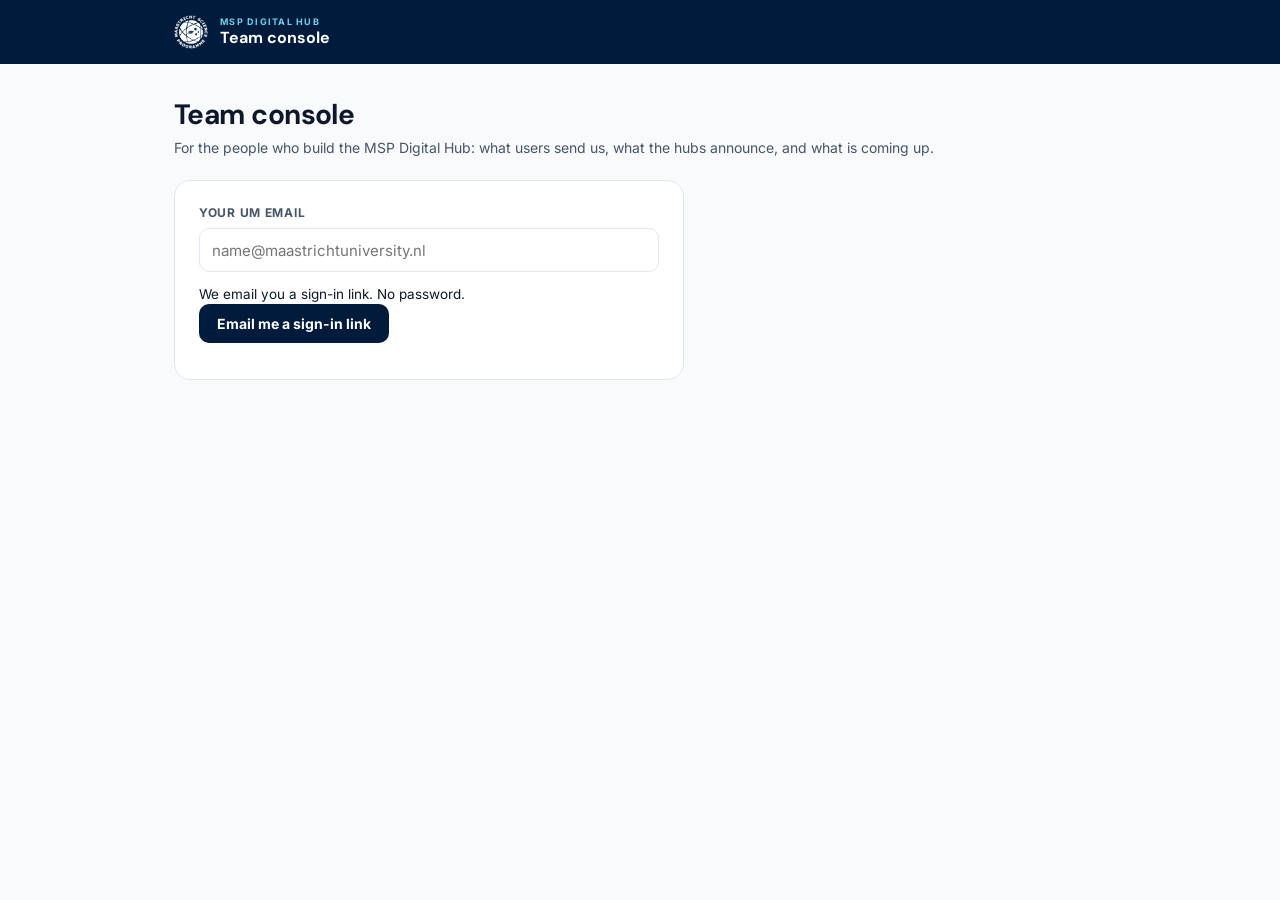
<file: inbox/index.html>
<!doctype html>
<html lang="en">
<head>
<meta charset="utf-8">
<meta name="viewport" content="width=device-width, initial-scale=1">
<title>Team console · MSP Digital Hub</title>
<meta name="robots" content="noindex">
<meta name="theme-color" content="#011B3C">
<link rel="icon" type="image/png" href="../msp-ui/favicon.png">
<link rel="stylesheet" href="../msp-ui/msp-ui.css">
<style>
  /* The team console of the MSP Digital Hub.
     Inbox: feedback sent from the two hubs ("Something not working?").
     Announcements: the banner at the top of the hubs.
     Only the people in hub_admin can read or change anything (database rules in backend/*.sql);
     sign-in is a one-time link by email, no password. The address stays /inbox/ because Supabase
     only sends sign-in links to addresses on its redirect list. */
  body{margin:0;font-family:var(--msp-font);background:var(--msp-g0);color:var(--msp-g9);-webkit-font-smoothing:antialiased}
  .top{background:var(--msp-navy);color:#fff}
  .wrap{max-width:980px;margin:0 auto;padding:0 24px;box-sizing:border-box}
  .top .wrap{display:flex;align-items:center;justify-content:space-between;gap:16px;height:64px}
  .brand{display:flex;align-items:center;gap:12px;color:#fff;text-decoration:none}
  .brand img{width:34px;height:34px}
  .brand small{display:block;font-size:9px;font-weight:700;letter-spacing:.14em;text-transform:uppercase;color:var(--msp-sky)}
  .brand b{font-family:var(--msp-font-display);font-size:16px}
  .who{display:flex;align-items:center;gap:10px;font-size:12.5px;color:rgba(255,255,255,.75)}
  .who button{background:rgba(255,255,255,.1);color:#fff;border:0;border-radius:8px;padding:7px 12px;font:inherit;font-weight:600;cursor:pointer}
  .who button:hover{background:rgba(255,255,255,.2)}
  main.wrap{padding-top:32px;padding-bottom:60px}
  h1{font-family:var(--msp-font-display);font-size:28px;letter-spacing:-.02em;margin:0 0 6px}
  .sub{color:var(--msp-g5);font-size:14px;margin:0 0 24px}
  .panel{background:#fff;border:1px solid var(--msp-g2);border-radius:16px;padding:24px;max-width:460px}
  .panel label,.form label.l{display:block;font-size:12px;font-weight:700;letter-spacing:.06em;text-transform:uppercase;color:var(--msp-g5);margin-bottom:8px}
  .panel input{width:100%;box-sizing:border-box;height:44px;border:1.5px solid var(--msp-g2);border-radius:10px;padding:0 12px;font:inherit;font-size:15px}
  .panel input:focus{outline:2px solid var(--msp-sky);outline-offset:1px;border-color:var(--msp-navy)}
  .btn{border:0;border-radius:10px;background:var(--msp-navy);color:#fff;font:inherit;font-size:14px;font-weight:700;padding:11px 18px;cursor:pointer}
  .btn:hover{background:var(--msp-navy3)} .btn[disabled]{opacity:.6;cursor:wait}
  .btn.ghost{background:var(--msp-g1);color:var(--msp-g7)} .btn.ghost:hover{background:var(--msp-g2)}
  .btn:focus-visible{outline:2px solid var(--msp-sky);outline-offset:2px}
  .msg{font-size:13.5px;margin:12px 0 0;line-height:1.5}
  .msg.err{color:var(--msp-err)} .msg.ok{color:var(--msp-ok)}

  /* tabs */
  .tabs{display:flex;gap:4px;border-bottom:1px solid var(--msp-g2);margin-bottom:20px}
  .tabs button{border:0;background:none;font:inherit;font-size:14.5px;font-weight:600;color:var(--msp-g5);padding:10px 14px;cursor:pointer;border-bottom:3px solid transparent;margin-bottom:-1px;display:flex;align-items:center;gap:8px}
  .tabs button:hover{color:var(--msp-g9)}
  .tabs button.on{color:var(--msp-navy);border-bottom-color:var(--msp-sky)}
  .tabs button:focus-visible{outline:2px solid var(--msp-sky);outline-offset:2px}
  .badge{font-size:11px;font-weight:700;background:var(--msp-e-bg);color:var(--msp-e);border-radius:999px;padding:1px 8px}
  .badge:empty{display:none}

  /* inbox */
  .bar{display:flex;flex-wrap:wrap;gap:10px;align-items:center;margin-bottom:16px}
  .bar select{height:38px;border:1.5px solid var(--msp-g2);border-radius:9px;padding:0 10px;font:inherit;font-size:13.5px;background:#fff}
  .bar label{display:flex;align-items:center;gap:6px;font-size:13.5px;color:var(--msp-g7)}
  .bar .count{margin-left:auto;font-size:13px;color:var(--msp-g5)}
  .item{background:#fff;border:1px solid var(--msp-g2);border-radius:14px;padding:16px 18px;margin-bottom:10px}
  .item.done{opacity:.6}
  .meta{display:flex;flex-wrap:wrap;gap:8px;align-items:center;font-size:12.5px;color:var(--msp-g5);margin-bottom:8px}
  .tag{font-size:11px;font-weight:700;letter-spacing:.04em;padding:3px 9px;border-radius:999px;background:var(--msp-a-bg);color:var(--msp-a)}
  .tag.Problem{background:var(--msp-e-bg);color:var(--msp-e)} .tag.Suggestion{background:var(--msp-b-bg);color:var(--msp-b)} .tag.Other{background:var(--msp-g1);color:var(--msp-g7)}
  .tag.tool{background:var(--msp-navy);color:#fff}
  .tag.live{background:var(--msp-ok-bg);color:var(--msp-ok)} .tag.scheduled{background:var(--msp-inf-bg);color:var(--msp-inf)}
  .tag.ended,.tag.off{background:var(--msp-g1);color:var(--msp-g5)}
  .text{white-space:pre-wrap;font-size:14.5px;line-height:1.55;margin:0 0 10px}
  .acts{display:flex;gap:8px;flex-wrap:wrap}
  .acts button{border:1px solid var(--msp-g2);background:#fff;border-radius:8px;padding:6px 11px;font:inherit;font-size:12.5px;font-weight:600;color:var(--msp-g7);cursor:pointer}
  .acts button:hover{background:var(--msp-g1)} .acts .del:hover{background:var(--msp-err-bg);color:var(--msp-err);border-color:var(--msp-err-bd)}
  .empty{color:var(--msp-g5);font-size:14px;padding:30px 0}

  /* announcements */
  .form{background:#fff;border:1px solid var(--msp-g2);border-radius:16px;padding:22px;margin-bottom:24px;display:grid;grid-template-columns:1fr 1fr;gap:16px}
  .form .full{grid-column:1/-1}
  .form h2{grid-column:1/-1;font-family:var(--msp-font-display);font-size:18px;margin:0}
  .form textarea,.form input,.form select{width:100%;box-sizing:border-box;border:1.5px solid var(--msp-g2);border-radius:10px;padding:9px 12px;font:inherit;font-size:14px;background:#fff;color:var(--msp-g9)}
  .form textarea{min-height:76px;resize:vertical}
  .form textarea:focus,.form input:focus,.form select:focus{outline:2px solid var(--msp-sky);outline-offset:1px;border-color:var(--msp-navy)}
  .form .hint{font-size:12px;color:var(--msp-g5);margin-top:5px}
  .chips{display:flex;flex-wrap:wrap;gap:6px}
  .chips label{position:relative;margin:0}
  .chips input{position:absolute;opacity:0;pointer-events:none;width:auto}
  .chips span{display:inline-block;padding:7px 12px;border:1.5px solid var(--msp-g2);border-radius:999px;font-size:13px;font-weight:600;color:var(--msp-g7);cursor:pointer;background:#fff;text-transform:none;letter-spacing:0}
  .chips input:checked+span{background:var(--msp-navy);border-color:var(--msp-navy);color:#fff}
  .chips input:focus-visible+span{outline:2px solid var(--msp-sky);outline-offset:2px}
  .preview{grid-column:1/-1;background:linear-gradient(180deg,#0A3060,#011B3C);border-radius:14px;padding:16px}
  .preview .cap{font-size:10px;font-weight:700;letter-spacing:.14em;text-transform:uppercase;color:rgba(255,255,255,.5);margin-bottom:8px}
  .form .row{grid-column:1/-1;display:flex;gap:10px;align-items:center;flex-wrap:wrap}
  .form .row .msg{margin:0}
  @media(max-width:640px){.form{grid-template-columns:1fr}}

  /* team: coming up + links */
  .sec-h{display:flex;align-items:center;gap:12px;margin:0 0 12px}
  .sec-h h2{font-family:var(--msp-font-display);font-size:19px;margin:0}
  .sec-h label{margin-left:auto;display:flex;align-items:center;gap:6px;font-size:13px;color:var(--msp-g7)}
  .sec-h .btn{padding:8px 14px;font-size:13px}
  .up{display:flex;gap:14px;align-items:flex-start;background:#fff;border:1px solid var(--msp-g2);border-left:4px solid var(--msp-g3);border-radius:12px;padding:12px 14px;margin-bottom:8px}
  .up.soon{border-left-color:var(--msp-orange)} .up.late{border-left-color:var(--msp-err)} .up.done{opacity:.55}
  .up .d{flex-shrink:0;width:64px;text-align:center;line-height:1.1}
  .up .d b{display:block;font-family:var(--msp-font-display);font-size:20px;color:var(--msp-navy)}
  .up .d small{font-size:11px;font-weight:700;text-transform:uppercase;letter-spacing:.06em;color:var(--msp-g5)}
  .up.late .d b{color:var(--msp-err)} .up.soon .d b{color:var(--msp-orange)}
  .up .b{flex:1;min-width:0}
  .up .b strong{font-size:14.5px;display:block}
  .up .b span{font-size:12.5px;color:var(--msp-g5)}
  .up .acts{flex-shrink:0}
  .links{display:grid;grid-template-columns:repeat(auto-fill,minmax(280px,1fr));gap:12px;margin-bottom:28px}
  .lgrp{background:#fff;border:1px solid var(--msp-g2);border-radius:14px;padding:14px 16px}
  .lgrp h3{font-size:11.5px;font-weight:700;letter-spacing:.1em;text-transform:uppercase;color:var(--msp-g5);margin:0 0 8px}
  .lrow{display:flex;align-items:flex-start;gap:8px;padding:6px 0;border-top:1px solid var(--msp-g1)}
  .lrow:first-of-type{border-top:0}
  .lrow .w{flex:1;min-width:0}
  .lrow a{font-weight:600;font-size:14px;color:var(--msp-navy);text-decoration:none}
  .lrow a:hover{text-decoration:underline}
  .lrow small{display:block;font-size:12px;color:var(--msp-g5);line-height:1.4}
  .lrow .mini{border:0;background:none;color:var(--msp-g4);font:inherit;font-size:12px;cursor:pointer;padding:2px 4px;border-radius:6px}
  .lrow .mini:hover{background:var(--msp-g1);color:var(--msp-g9)}
  .form.compact{margin-bottom:14px}
  [hidden]{display:none!important}
</style>
</head>
<body>
<header class="top"><div class="wrap">
  <a class="brand" href="../v3/staff.html"><img src="../msp-ui/msp-emblem-white.png" alt=""><span><small>MSP Digital Hub</small><b>Team console</b></span></a>
  <div class="who" id="who" hidden><span id="whoEmail"></span><button type="button" id="signOut">Sign out</button></div>
</div></header>

<main class="wrap">
  <h1>Team console</h1>
  <p class="sub">For the people who build the MSP Digital Hub: what users send us, what the hubs announce, and what is coming up.</p>

  <section class="panel" id="signin" hidden>
    <form id="signinForm">
      <label for="email">Your UM email</label>
      <input id="email" type="email" autocomplete="email" required placeholder="name@maastrichtuniversity.nl">
      <p class="msg">We email you a sign-in link. No password.</p>
      <button class="btn" type="submit" id="sendLink">Email me a sign-in link</button>
      <p class="msg" id="signinMsg" role="status"></p>
    </form>
  </section>

  <section class="panel" id="notTeam" hidden>
    <p class="msg err" style="margin-top:0">You are signed in as <b id="ntEmail"></b>, but this address is not on the team list.</p>
    <p class="msg">Ask Martijn to add it.</p>
  </section>

  <section id="console" hidden>
    <nav class="tabs" role="tablist" aria-label="Team console">
      <button type="button" role="tab" data-tab="inbox" id="tabInbox">Inbox <span class="badge" id="openBadge"></span></button>
      <button type="button" role="tab" data-tab="ann" id="tabAnn">Announcements</button>
      <button type="button" role="tab" data-tab="team" id="tabTeam">Team <span class="badge" id="dueBadge"></span></button>
    </nav>

    <!-- inbox -->
    <div id="pInbox" role="tabpanel" aria-labelledby="tabInbox">
      <div class="bar">
        <select id="fTool" aria-label="Filter by tool"><option value="">All tools</option></select>
        <select id="fHub" aria-label="Filter by hub"><option value="">Both hubs</option><option value="students">Student hub</option><option value="staff">Staff hub</option></select>
        <label><input type="checkbox" id="fOpen" checked> Open only</label>
        <button class="btn ghost" type="button" id="csv">Export CSV</button>
        <button class="btn ghost" type="button" id="reload">Refresh</button>
        <span class="count" id="count"></span>
      </div>
      <div id="items"></div>
    </div>

    <!-- announcements -->
    <div id="pAnn" role="tabpanel" aria-labelledby="tabAnn" hidden>
      <form class="form" id="annForm" novalidate>
        <h2 id="annTitle">New announcement</h2>
        <div class="full">
          <label class="l" for="aMsg">Message</label>
          <textarea id="aMsg" maxlength="280" required placeholder="e.g. Spring course registration opens 16 Nov: the Course Planner has the new schedule."></textarea>
          <div class="hint"><span id="aLeft">280</span> characters left. Plain text; no personal details.</div>
        </div>
        <div>
          <span class="l" style="display:block;font-size:12px;font-weight:700;letter-spacing:.06em;text-transform:uppercase;color:var(--msp-g5);margin-bottom:8px">Show on</span>
          <div class="chips">
            <label><input type="radio" name="aHub" value="students" checked><span>Student hub</span></label>
            <label><input type="radio" name="aHub" value="staff"><span>Staff hub</span></label>
            <label><input type="radio" name="aHub" value="both"><span>Both</span></label>
          </div>
        </div>
        <div>
          <span class="l" style="display:block;font-size:12px;font-weight:700;letter-spacing:.06em;text-transform:uppercase;color:var(--msp-g5);margin-bottom:8px">Style</span>
          <div class="chips">
            <label><input type="radio" name="aTone" value="info" checked><span>Info</span></label>
            <label><input type="radio" name="aTone" value="important"><span>Important</span></label>
          </div>
        </div>
        <div>
          <label class="l" for="aUrl">Link (optional)</label>
          <input id="aUrl" type="url" placeholder="https://…">
        </div>
        <div>
          <label class="l" for="aLinkText">Link text</label>
          <input id="aLinkText" type="text" maxlength="40" placeholder="More">
        </div>
        <div>
          <label class="l" for="aFrom">Show from</label>
          <input id="aFrom" type="datetime-local">
          <div class="hint">Empty = now.</div>
        </div>
        <div>
          <label class="l" for="aUntil">Until (optional)</label>
          <input id="aUntil" type="datetime-local">
          <div class="hint">Empty = until you switch it off.</div>
        </div>
        <div class="preview"><div class="cap">Preview</div><div id="aPreview"></div></div>
        <div class="row">
          <button class="btn" type="submit" id="aSave">Publish</button>
          <button class="btn ghost" type="button" id="aCancel" hidden>Cancel editing</button>
          <p class="msg" id="aMsgOut" role="status"></p>
        </div>
      </form>
      <div id="annItems"></div>
    </div>

    <!-- team: coming up + links -->
    <div id="pTeam" role="tabpanel" aria-labelledby="tabTeam" hidden>
      <p class="msg err" id="teamErr" hidden></p>

      <div class="sec-h"><h2>Coming up</h2><label><input type="checkbox" id="showDone"> Show done</label><button class="btn ghost" type="button" id="upAdd">+ Add</button></div>
      <form class="form compact" id="upForm" novalidate hidden>
        <div class="full"><label class="l" for="uTitle">What</label><input id="uTitle" maxlength="160" required placeholder="e.g. Frame schedules P1/P2 into the planner"></div>
        <div><label class="l" for="uDue">Due</label><input id="uDue" type="date" required></div>
        <div><label class="l" for="uOwner">Who</label><input id="uOwner" maxlength="60" placeholder="e.g. Arthur"></div>
        <div class="full"><label class="l" for="uNote">Note (optional)</label><input id="uNote" maxlength="300"></div>
        <div class="row"><button class="btn" type="submit" id="uSave">Add</button><button class="btn ghost" type="button" id="uCancel">Cancel</button><p class="msg" id="uOut" role="status"></p></div>
      </form>
      <div id="upItems" style="margin-bottom:30px"></div>

      <div class="sec-h"><h2>Team links</h2><button class="btn ghost" type="button" id="lAdd" style="margin-left:auto">+ Add link</button></div>
      <form class="form compact" id="lForm" novalidate hidden>
        <div><label class="l" for="lGrp">Group</label><input id="lGrp" maxlength="40" required list="lGroups" placeholder="e.g. Team space"><datalist id="lGroups"></datalist></div>
        <div><label class="l" for="lTitle">Title</label><input id="lTitle" maxlength="80" required></div>
        <div class="full"><label class="l" for="lUrl">Link</label><input id="lUrl" maxlength="500" required placeholder="https://… or mailto:…"></div>
        <div><label class="l" for="lNote">Note (optional)</label><input id="lNote" maxlength="200"></div>
        <div><label class="l" for="lSort">Order in its group</label><input id="lSort" type="number" value="100"></div>
        <div class="row"><button class="btn" type="submit" id="lSave">Add link</button><button class="btn ghost" type="button" id="lCancel">Cancel</button><p class="msg" id="lOut" role="status"></p></div>
      </form>
      <div class="links" id="linkGroups"></div>
      <p class="msg">Links and notes only. No passwords, keys or personal data; files go in the team's Teams space.</p>
    </div>
  </section>
</main>

<script src="../backend.js"></script>
<script>
(function () {
  var B = MSPBackend.config, KEY = 'msp-inbox-session', session = null, rows = [], anns = [], editing = null;
  var $ = function (id) { return document.getElementById(id); };
  function show(id) { ['signin', 'notTeam', 'console'].forEach(function (x) { $(x).hidden = x !== id; }); }
  function store(s) { session = s; try { if (s) localStorage.setItem(KEY, JSON.stringify(s)); else localStorage.removeItem(KEY); } catch (e) {} }
  function load() { try { return JSON.parse(localStorage.getItem(KEY) || 'null'); } catch (e) { return null; } }

  function auth(path, body, token) {
    return fetch(B.url + '/auth/v1/' + path, {
      method: body ? 'POST' : 'GET',
      headers: { apikey: B.key, Authorization: 'Bearer ' + (token || B.key), 'Content-Type': 'application/json' },
      body: body ? JSON.stringify(body) : undefined
    }).then(function (r) { return r.text().then(function (t) { var j = t ? JSON.parse(t) : {}; if (!r.ok) throw new Error(j.msg || j.error_description || j.message || ('HTTP ' + r.status)); return j; }); });
  }
  function rest(path, opts, token) {
    opts = opts || {};
    return fetch(B.url + '/rest/v1/' + path, {
      method: opts.method || 'GET',
      headers: { apikey: B.key, Authorization: 'Bearer ' + token, 'Content-Type': 'application/json', Prefer: 'return=minimal' },
      body: opts.body ? JSON.stringify(opts.body) : undefined
    }).then(function (r) { return r.text().then(function (t) {
      if (!r.ok) { var m = t; try { m = JSON.parse(t).message || t; } catch (e) {} throw new Error(m || ('HTTP ' + r.status)); }
      return t ? JSON.parse(t) : null;
    }); });
  }

  // a valid access token, refreshed when it is about to expire
  function token() {
    if (!session) return Promise.reject(new Error('signed out'));
    if (Date.now() / 1000 < session.expires_at - 60) return Promise.resolve(session.access_token);
    return auth('token?grant_type=refresh_token', { refresh_token: session.refresh_token }).then(function (j) {
      store({ access_token: j.access_token, refresh_token: j.refresh_token, expires_at: Math.floor(Date.now() / 1000) + (j.expires_in || 3600), email: session.email });
      return session.access_token;
    });
  }

  // coming back from the email link: the tokens are in the address after '#'
  var h = new URLSearchParams(location.hash.slice(1));
  if (h.get('access_token')) {
    store({ access_token: h.get('access_token'), refresh_token: h.get('refresh_token'), expires_at: Math.floor(Date.now() / 1000) + Number(h.get('expires_in') || 3600), email: '' });
    history.replaceState(null, '', location.pathname);
  } else if (h.get('error_description')) {
    history.replaceState(null, '', location.pathname);
    $('signinMsg').className = 'msg err'; $('signinMsg').textContent = 'That link did not work (' + h.get('error_description') + '). Ask for a new one.';
  } else {
    session = load();
  }

  $('signinForm').addEventListener('submit', function (e) {
    e.preventDefault();
    var email = $('email').value.trim().toLowerCase(), btn = $('sendLink'), m = $('signinMsg');
    if (!email) return;
    btn.disabled = true; m.className = 'msg'; m.textContent = 'Sending…';
    fetch(B.url + '/auth/v1/otp?redirect_to=' + encodeURIComponent(location.origin + location.pathname), {
      method: 'POST', headers: { apikey: B.key, Authorization: 'Bearer ' + B.key, 'Content-Type': 'application/json' },
      body: JSON.stringify({ email: email, create_user: true })
    }).then(function (r) {
      btn.disabled = false;
      if (r.ok) { m.className = 'msg ok'; m.textContent = 'Check your inbox for the sign-in link (it can take a few minutes). Request only one.'; }
      else return r.json().then(function (j) { throw new Error(j.msg || j.message || ('HTTP ' + r.status)); });
    }).catch(function (err) { btn.disabled = false; m.className = 'msg err'; m.textContent = 'Could not send the link: ' + err.message; });
  });

  $('signOut').addEventListener('click', function () {
    var t = session && session.access_token;
    store(null);
    if (t) fetch(B.url + '/auth/v1/logout', { method: 'POST', headers: { apikey: B.key, Authorization: 'Bearer ' + t } }).catch(function () {});
    start();
  });

  function start() {
    if (!session) { $('who').hidden = true; show('signin'); return; }
    token().then(function (t) {
      return auth('user', null, t).then(function (u) {
        session.email = u.email || ''; store(session);
        $('whoEmail').textContent = session.email; $('who').hidden = false;
        return MSPBackend.rpc('is_hub_admin', {}, t);
      });
    }).then(function (ok) {
      if (!ok) { $('ntEmail').textContent = session.email; show('notTeam'); return; }
      show('console'); tab(sessionStorage.getItem('console-tab') || 'inbox'); refresh(); loadAnns(); loadTeam();
    }).catch(function () { store(null); $('who').hidden = true; show('signin'); });
  }

  // ── tabs ──
  var TABS = { inbox: ['tabInbox', 'pInbox'], ann: ['tabAnn', 'pAnn'], team: ['tabTeam', 'pTeam'] };
  function tab(which) {
    if (!TABS[which]) which = 'inbox';
    Object.keys(TABS).forEach(function (k) {
      $(TABS[k][1]).hidden = k !== which;
      $(TABS[k][0]).classList.toggle('on', k === which);
      $(TABS[k][0]).setAttribute('aria-selected', k === which);
    });
    try { sessionStorage.setItem('console-tab', which); } catch (e) {}
  }
  Object.keys(TABS).forEach(function (k) { $(TABS[k][0]).addEventListener('click', function () { tab(k); }); });

  function el(tag, cls, text) { var e = document.createElement(tag); if (cls) e.className = cls; if (text != null) e.textContent = text; return e; }
  function when(iso) { return new Date(iso).toLocaleString('en-GB', { day: 'numeric', month: 'short', year: 'numeric', hour: '2-digit', minute: '2-digit' }); }

  // ── inbox ──
  function refresh() {
    token().then(function (t) { return rest('hub_feedback?select=*&order=created_at.desc&limit=1000', null, t); })
      .then(function (data) {
        rows = data || [];
        var tools = Array.from(new Set(rows.map(function (r) { return r.tool; }))).sort();
        var sel = $('fTool'), keep = sel.value;
        sel.length = 1;
        tools.forEach(function (x) { var o = document.createElement('option'); o.value = x; o.textContent = x; sel.appendChild(o); });
        sel.value = tools.indexOf(keep) >= 0 ? keep : '';
        render();
      })
      .catch(function (err) { $('items').innerHTML = ''; $('items').appendChild(el('p', 'msg err', 'Could not load the inbox: ' + err.message)); });
  }

  function visible() {
    return rows.filter(function (r) {
      return (!$('fTool').value || r.tool === $('fTool').value) && (!$('fHub').value || r.hub === $('fHub').value) && (!$('fOpen').checked || !r.handled);
    });
  }

  function render() {
    var list = visible(), box = $('items'), open = rows.filter(function (r) { return !r.handled; }).length;
    box.innerHTML = '';
    $('openBadge').textContent = open ? String(open) : '';
    $('count').textContent = list.length + ' shown · ' + open + ' open';
    if (!list.length) { box.appendChild(el('p', 'empty', rows.length ? 'Nothing matches these filters.' : 'No feedback yet.')); return; }
    list.forEach(function (r) {
      var it = el('article', 'item' + (r.handled ? ' done' : ''));
      var meta = el('div', 'meta');
      meta.appendChild(el('span', 'tag tool', r.tool));
      meta.appendChild(el('span', 'tag ' + r.category, r.category));
      meta.appendChild(el('span', null, when(r.created_at)));
      meta.appendChild(el('span', null, r.hub === 'staff' ? 'staff hub' : 'student hub'));
      if (r.name) meta.appendChild(el('span', null, 'from ' + r.name));
      it.appendChild(meta);
      it.appendChild(el('p', 'text', r.message));
      var acts = el('div', 'acts');
      var hb = el('button', null, r.handled ? 'Reopen' : 'Mark handled'); hb.type = 'button';
      hb.addEventListener('click', function () { update(r, { handled: !r.handled }); });
      var db = el('button', 'del', 'Delete'); db.type = 'button';
      db.addEventListener('click', function () { if (confirm('Delete this message for good?')) remove(r); });
      acts.appendChild(hb); acts.appendChild(db);
      it.appendChild(acts);
      box.appendChild(it);
    });
  }

  function update(r, patch) {
    token().then(function (t) { return rest('hub_feedback?id=eq.' + encodeURIComponent(r.id), { method: 'PATCH', body: patch }, t); })
      .then(function () { Object.assign(r, patch); render(); }, function (err) { alert('Could not save: ' + err.message); });
  }
  function remove(r) {
    token().then(function (t) { return rest('hub_feedback?id=eq.' + encodeURIComponent(r.id), { method: 'DELETE' }, t); })
      .then(function () { rows = rows.filter(function (x) { return x.id !== r.id; }); render(); }, function (err) { alert('Could not delete: ' + err.message); });
  }

  $('csv').addEventListener('click', function () {
    var q = function (v) { v = v == null ? '' : String(v); return /[",\n]/.test(v) ? '"' + v.replace(/"/g, '""') + '"' : v; };
    var lines = [['date', 'hub', 'tool', 'kind', 'message', 'name', 'handled', 'page'].join(',')].concat(visible().map(function (r) {
      return [r.created_at, r.hub, r.tool, r.category, r.message, r.name, r.handled, r.page].map(q).join(',');
    }));
    var a = document.createElement('a');
    a.href = URL.createObjectURL(new Blob(['﻿' + lines.join('\n')], { type: 'text/csv' }));
    a.download = 'hub-feedback-' + new Date().toISOString().slice(0, 10) + '.csv';
    a.click(); setTimeout(function () { URL.revokeObjectURL(a.href); }, 1000);
  });
  ['fTool', 'fHub', 'fOpen'].forEach(function (id) { $(id).addEventListener('change', render); });
  $('reload').addEventListener('click', refresh);

  // ── announcements ──
  function radio(name) { return (document.querySelector('input[name=' + name + ']:checked') || {}).value; }
  function setRadio(name, v) { var r = document.querySelector('input[name=' + name + '][value="' + v + '"]'); if (r) r.checked = true; }
  function toLocal(iso) { if (!iso) return ''; var d = new Date(iso); d.setMinutes(d.getMinutes() - d.getTimezoneOffset()); return d.toISOString().slice(0, 16); }
  function fromLocal(v) { return v ? new Date(v).toISOString() : null; }
  function status(a) {
    var now = Date.now();
    if (!a.active) return ['off', 'Off'];
    if (new Date(a.starts_at).getTime() > now) return ['scheduled', 'Scheduled'];
    if (a.ends_at && new Date(a.ends_at).getTime() <= now) return ['ended', 'Ended'];
    return ['live', 'Live now'];
  }
  function draft() {
    return { id: 'preview', message: $('aMsg').value.trim(), tone: radio('aTone'), hub: radio('aHub'),
             link_url: $('aUrl').value.trim() || null, link_text: $('aLinkText').value.trim() || null };
  }
  function preview() {
    $('aLeft').textContent = 280 - $('aMsg').value.length;
    var d = draft();
    MSPAnnounce.render($('aPreview'), d.message ? [d] : [], { preview: true });
    if (!d.message) { $('aPreview').hidden = false; $('aPreview').textContent = 'Type a message to see it here.'; $('aPreview').style.color = 'rgba(255,255,255,.55)'; $('aPreview').style.fontSize = '13px'; }
    else { $('aPreview').style.color = ''; $('aPreview').style.fontSize = ''; }
  }
  ['aMsg', 'aUrl', 'aLinkText'].forEach(function (id) { $(id).addEventListener('input', preview); });
  document.querySelectorAll('input[name=aTone],input[name=aHub]').forEach(function (r) { r.addEventListener('change', preview); });

  function resetForm() {
    editing = null; $('annForm').reset(); setRadio('aHub', 'students'); setRadio('aTone', 'info');
    $('annTitle').textContent = 'New announcement'; $('aSave').textContent = 'Publish'; $('aCancel').hidden = true; preview();
  }
  $('aCancel').addEventListener('click', function () { resetForm(); $('aMsgOut').textContent = ''; });

  function loadAnns() {
    token().then(function (t) { return rest('hub_announcement?select=*&order=starts_at.desc&limit=200', null, t); })
      .then(function (data) { anns = data || []; renderAnns(); })
      .catch(function (err) { $('annItems').innerHTML = ''; $('annItems').appendChild(el('p', 'msg err', 'Could not load the announcements: ' + err.message)); });
  }

  function renderAnns() {
    var box = $('annItems'); box.innerHTML = '';
    if (!anns.length) { box.appendChild(el('p', 'empty', 'No announcements yet.')); return; }
    anns.forEach(function (a) {
      var st = status(a), it = el('article', 'item' + (st[0] === 'ended' || st[0] === 'off' ? ' done' : ''));
      var meta = el('div', 'meta');
      meta.appendChild(el('span', 'tag ' + st[0], st[1]));
      meta.appendChild(el('span', 'tag tool', a.hub === 'both' ? 'Both hubs' : a.hub === 'staff' ? 'Staff hub' : 'Student hub'));
      if (a.tone === 'important') meta.appendChild(el('span', 'tag Problem', 'Important'));
      meta.appendChild(el('span', null, 'from ' + when(a.starts_at) + (a.ends_at ? ' until ' + when(a.ends_at) : '')));
      if (a.created_by) meta.appendChild(el('span', null, 'by ' + a.created_by.split('@')[0]));
      it.appendChild(meta);
      var p = el('p', 'text', a.message);
      if (a.link_url) { p.appendChild(document.createTextNode(' ')); var l = el('a', null, (a.link_text || 'More') + ' →'); l.href = a.link_url; l.target = '_blank'; l.rel = 'noopener'; p.appendChild(l); }
      it.appendChild(p);
      var acts = el('div', 'acts');
      var eb = el('button', null, 'Edit'); eb.type = 'button';
      eb.addEventListener('click', function () {
        editing = a; $('aMsg').value = a.message; setRadio('aHub', a.hub); setRadio('aTone', a.tone);
        $('aUrl').value = a.link_url || ''; $('aLinkText').value = a.link_text || '';
        $('aFrom').value = toLocal(a.starts_at); $('aUntil').value = toLocal(a.ends_at);
        $('annTitle').textContent = 'Edit announcement'; $('aSave').textContent = 'Save changes'; $('aCancel').hidden = false;
        preview(); $('aMsg').focus(); window.scrollTo({ top: $('annForm').offsetTop - 20, behavior: 'smooth' });
      });
      var tb = el('button', null, a.active ? 'Switch off' : 'Switch on'); tb.type = 'button';
      tb.addEventListener('click', function () { saveAnn(a.id, { active: !a.active }); });
      var db = el('button', 'del', 'Delete'); db.type = 'button';
      db.addEventListener('click', function () {
        if (!confirm('Delete this announcement for good?')) return;
        token().then(function (t) { return rest('hub_announcement?id=eq.' + encodeURIComponent(a.id), { method: 'DELETE' }, t); })
          .then(loadAnns, function (err) { alert('Could not delete: ' + err.message); });
      });
      acts.appendChild(eb); acts.appendChild(tb); acts.appendChild(db);
      it.appendChild(acts);
      box.appendChild(it);
    });
  }

  function saveAnn(id, patch) {
    return token().then(function (t) {
      return id ? rest('hub_announcement?id=eq.' + encodeURIComponent(id), { method: 'PATCH', body: patch }, t)
                : rest('hub_announcement', { method: 'POST', body: patch }, t);
    }).then(loadAnns, function (err) { alert('Could not save: ' + err.message); throw err; });
  }

  $('annForm').addEventListener('submit', function (e) {
    e.preventDefault();
    var out = $('aMsgOut'), d = draft();
    out.className = 'msg';
    if (!d.message) { out.className = 'msg err'; out.textContent = 'Write the message first.'; $('aMsg').focus(); return; }
    if (d.link_url && !/^https:\/\//.test(d.link_url)) { out.className = 'msg err'; out.textContent = 'The link has to start with https://'; $('aUrl').focus(); return; }
    var from = fromLocal($('aFrom').value), until = fromLocal($('aUntil').value);
    if (until && new Date(until) <= new Date(from || Date.now())) { out.className = 'msg err'; out.textContent = '"Until" has to be after "Show from".'; return; }
    var body = { message: d.message, hub: d.hub, tone: d.tone, link_url: d.link_url, link_text: d.link_url ? d.link_text : null, ends_at: until };
    if (from) body.starts_at = from; else if (!editing) body.starts_at = new Date().toISOString();
    $('aSave').disabled = true;
    saveAnn(editing && editing.id, body).then(function () {
      $('aSave').disabled = false; out.className = 'msg ok';
      out.textContent = editing ? 'Saved.' : 'Published. It shows on the hub from the start time.';
      resetForm();
    }, function () { $('aSave').disabled = false; });
  });

  // ── team: coming up + links ──
  var ups = [], links = [], upEditing = null, lEditing = null;
  function teamError(err) {
    var e = $('teamErr'); e.hidden = false;
    e.textContent = /hub_(link|upcoming)/.test(err.message) && /find|exist/i.test(err.message)
      ? 'The Team tables are not set up yet: run backend/hub-team.sql in Supabase first.'
      : 'Could not load: ' + err.message;
  }
  function loadTeam() {
    token().then(function (t) {
      return Promise.all([rest('hub_upcoming?select=*&order=due.asc,created_at.asc', null, t), rest('hub_link?select=*&order=grp.asc,sort.asc,title.asc', null, t)]);
    }).then(function (r) { $('teamErr').hidden = true; ups = r[0] || []; links = r[1] || []; renderUps(); renderLinks(); }, teamError);
  }
  function days(iso) { var d = new Date(iso + 'T00:00:00'), t = new Date(); t.setHours(0, 0, 0, 0); return Math.round((d - t) / 864e5); }

  function renderUps() {
    var box = $('upItems'), showDone = $('showDone').checked;
    var list = ups.filter(function (u) { return showDone || !u.done; });
    var due = ups.filter(function (u) { return !u.done && days(u.due) <= 7; }).length;
    $('dueBadge').textContent = due ? String(due) : '';
    box.innerHTML = '';
    if (!list.length) { box.appendChild(el('p', 'empty', ups.length ? 'Nothing open.' : 'Nothing planned yet.')); return; }
    list.forEach(function (u) {
      var n = days(u.due), it = el('div', 'up' + (u.done ? ' done' : n < 0 ? ' late' : n <= 7 ? ' soon' : ''));
      var d = el('div', 'd'), dt = new Date(u.due + 'T00:00:00');
      d.appendChild(el('b', null, String(dt.getDate())));
      d.appendChild(el('small', null, dt.toLocaleString('en-GB', { month: 'short' }) + (dt.getFullYear() !== new Date().getFullYear() ? ' ' + dt.getFullYear() : '')));
      it.appendChild(d);
      var b = el('div', 'b');
      b.appendChild(el('strong', null, u.title));
      var bits = [];
      if (u.owner) bits.push(u.owner);
      if (!u.done) bits.push(n === -1 ? '1 day late' : n < 0 ? (-n) + ' days late' : n === 0 ? 'today' : n === 1 ? 'tomorrow' : 'in ' + n + ' days');
      if (u.note) bits.push(u.note);
      b.appendChild(el('span', null, bits.join(' · ')));
      it.appendChild(b);
      var acts = el('div', 'acts');
      var db = el('button', null, u.done ? 'Not done' : 'Done'); db.type = 'button';
      db.addEventListener('click', function () { saveRow('hub_upcoming', u.id, { done: !u.done }); });
      var eb = el('button', null, 'Edit'); eb.type = 'button';
      eb.addEventListener('click', function () {
        upEditing = u; $('upForm').hidden = false; $('uTitle').value = u.title; $('uDue').value = u.due; $('uOwner').value = u.owner || ''; $('uNote').value = u.note || '';
        $('uSave').textContent = 'Save'; $('uTitle').focus();
      });
      var xb = el('button', 'del', 'Delete'); xb.type = 'button';
      xb.addEventListener('click', function () { if (confirm('Delete "' + u.title + '"?')) delRow('hub_upcoming', u.id); });
      acts.appendChild(db); acts.appendChild(eb); acts.appendChild(xb);
      it.appendChild(acts);
      box.appendChild(it);
    });
  }

  function renderLinks() {
    var box = $('linkGroups'), groups = {};
    box.innerHTML = '';
    links.forEach(function (l) { (groups[l.grp] = groups[l.grp] || []).push(l); });
    // the usual groups in a fixed order, any new group after them alphabetically
    var ORDER = ['Team space', 'Live sites', 'Admin pages', 'Code and publishing', 'How we work', 'Who to ask'];
    var names = Object.keys(groups).sort(function (a, b) {
      var ia = ORDER.indexOf(a), ib = ORDER.indexOf(b);
      return (ia < 0 ? 99 : ia) - (ib < 0 ? 99 : ib) || a.localeCompare(b);
    });
    $('lGroups').innerHTML = '';
    names.forEach(function (g) { var o = document.createElement('option'); o.value = g; $('lGroups').appendChild(o); });
    if (!names.length) { box.appendChild(el('p', 'empty', 'No links yet.')); return; }
    names.forEach(function (g) {
      var card = el('section', 'lgrp');
      card.appendChild(el('h3', null, g));
      groups[g].forEach(function (l) {
        var row = el('div', 'lrow'), w = el('div', 'w');
        var a = el('a', null, l.title);
        if (/^(https:\/\/|mailto:)/.test(l.url)) { a.href = l.url; if (/^https/.test(l.url)) { a.target = '_blank'; a.rel = 'noopener'; } }
        w.appendChild(a);
        if (l.note) w.appendChild(el('small', null, l.note));
        row.appendChild(w);
        var e = el('button', 'mini', 'Edit'); e.type = 'button';
        e.addEventListener('click', function () {
          lEditing = l; $('lForm').hidden = false; $('lGrp').value = l.grp; $('lTitle').value = l.title; $('lUrl').value = l.url;
          $('lNote').value = l.note || ''; $('lSort').value = l.sort; $('lSave').textContent = 'Save'; $('lTitle').focus();
        });
        var x = el('button', 'mini', '×'); x.type = 'button'; x.setAttribute('aria-label', 'Delete ' + l.title);
        x.addEventListener('click', function () { if (confirm('Delete the link "' + l.title + '"?')) delRow('hub_link', l.id); });
        row.appendChild(e); row.appendChild(x);
        card.appendChild(row);
      });
      box.appendChild(card);
    });
  }

  function saveRow(table, id, body) {
    return token().then(function (t) {
      return id ? rest(table + '?id=eq.' + encodeURIComponent(id), { method: 'PATCH', body: body }, t) : rest(table, { method: 'POST', body: body }, t);
    }).then(loadTeam, function (err) { alert('Could not save: ' + err.message); throw err; });
  }
  function delRow(table, id) {
    token().then(function (t) { return rest(table + '?id=eq.' + encodeURIComponent(id), { method: 'DELETE' }, t); })
      .then(loadTeam, function (err) { alert('Could not delete: ' + err.message); });
  }

  function closeUp() { upEditing = null; $('upForm').reset(); $('upForm').hidden = true; $('uSave').textContent = 'Add'; $('uOut').textContent = ''; }
  $('upAdd').addEventListener('click', function () { closeUp(); $('upForm').hidden = false; $('uTitle').focus(); });
  $('uCancel').addEventListener('click', closeUp);
  $('showDone').addEventListener('change', renderUps);
  $('upForm').addEventListener('submit', function (e) {
    e.preventDefault();
    var title = $('uTitle').value.trim(), due = $('uDue').value;
    if (!title || !due) { $('uOut').className = 'msg err'; $('uOut').textContent = 'Fill in what and when.'; return; }
    saveRow('hub_upcoming', upEditing && upEditing.id, { title: title, due: due, owner: $('uOwner').value.trim() || null, note: $('uNote').value.trim() || null }).then(closeUp, function () {});
  });

  function closeL() { lEditing = null; $('lForm').reset(); $('lForm').hidden = true; $('lSave').textContent = 'Add link'; $('lOut').textContent = ''; $('lSort').value = 100; }
  $('lAdd').addEventListener('click', function () { closeL(); $('lForm').hidden = false; $('lGrp').focus(); });
  $('lCancel').addEventListener('click', closeL);
  $('lForm').addEventListener('submit', function (e) {
    e.preventDefault();
    var out = $('lOut'), url = $('lUrl').value.trim();
    out.className = 'msg err';
    if (!$('lGrp').value.trim() || !$('lTitle').value.trim() || !url) { out.textContent = 'Fill in group, title and link.'; return; }
    if (!/^(https:\/\/|mailto:)/.test(url)) { out.textContent = 'The link has to start with https:// or mailto:'; return; }
    saveRow('hub_link', lEditing && lEditing.id, { grp: $('lGrp').value.trim(), title: $('lTitle').value.trim(), url: url,
      note: $('lNote').value.trim() || null, sort: parseInt($('lSort').value, 10) || 100, updated_at: new Date().toISOString() }).then(closeL, function () {});
  });

  resetForm();
  start();
})();
</script>
</body>
</html>
</file>
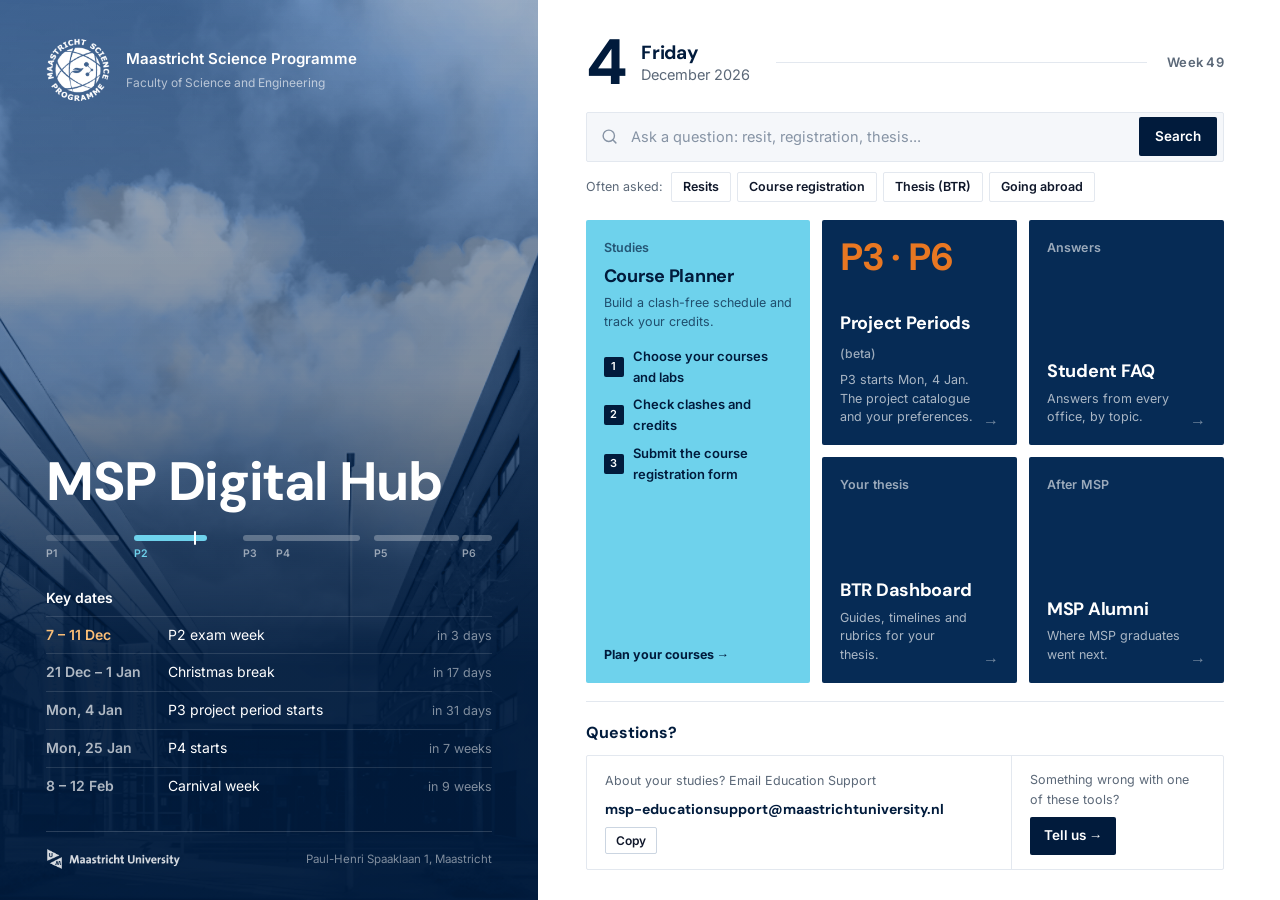
<file: v3/index.html>
<!doctype html>
<html lang="en">
<head>
<meta name="robots" content="noindex, nofollow">
<meta charset="utf-8">
<meta name="viewport" content="width=device-width, initial-scale=1">
<title>MSP Online</title>
<meta name="theme-color" content="#011B3C">
<link rel="icon" type="image/png" href="msp-ui/favicon.png">
<link rel="preload" href="msp-ui/fonts/inter-latin.woff2" as="font" type="font/woff2" crossorigin>
<link rel="stylesheet" href="msp-ui/msp-ui.css">
<link rel="stylesheet" href="hub-home.css?v=20261103e">
<style>
  /* Version 3: one page. Without a tool in the address (#faq) the navy panel fills the whole
     screen as the landing view: the MSP Digital Hub, with the tools as cards. Choosing a tool shrinks
     that same navy panel into the menu (at the top by default) while the tool's website slides in;
     "All tools" grows it back. Each tool lives in its own frame, created once and kept, so switching is instant
     and keeps your place. The frames show the real sites; nothing in them is restyled. */
  html,body{height:100%;margin:0;overflow:hidden;background:var(--msp-navy)}
  body{font-family:var(--msp-font)}
  .msp-sidebar{view-transition-name:none}
  :root{--v3-ease:cubic-bezier(.65,0,.35,1);--v3-t:.62s}

  /* ── the navy panel: landing view and side nav are the same element ── */
  .msp-sidebar{overflow:hidden;transition:width var(--v3-t) var(--v3-ease),transform .3s ease}
  .v3-side{position:relative;display:flex;flex-direction:column;min-height:100%;width:100%;overflow-y:auto;overflow-x:hidden;
    transition:opacity .3s ease .32s,visibility 0s linear 0s}
  .v3-home{position:absolute;top:0;left:0;width:100vw;height:100vh;height:100dvh;display:flex;flex-direction:column;z-index:3;color:#fff;
    background:
      radial-gradient(ellipse 60% 55% at 50% 48%, rgba(110,210,236,.10) 0%, rgba(110,210,236,0) 60%),
      radial-gradient(ellipse 120% 90% at 50% 0%, #0A3060 0%, #02274F 38%, #011B3C 75%);
    opacity:0;visibility:hidden;transition:opacity .28s ease,visibility 0s linear .28s}
  body.home .msp-sidebar{width:100vw!important;transform:none!important}
  body.home .v3-side{opacity:0;visibility:hidden;transition:opacity .15s ease,visibility 0s linear .15s}
  body.home .v3-home{opacity:1;visibility:visible;transition:opacity .45s ease .2s,visibility 0s}

  /* ── side nav details ── */
  .v3-kicker{font-size:9px;font-weight:700;letter-spacing:.14em;text-transform:uppercase;color:var(--msp-sky);opacity:.9;margin-top:2px}
  .v3-title{font-family:var(--msp-font-display);font-size:20px;font-weight:700;letter-spacing:-.02em;color:#fff;margin-top:2px}
  .msp-sb-link .v3-dot{margin-left:auto;width:7px;height:7px;border-radius:50%;background:var(--msp-sky);opacity:0;transition:opacity .3s;flex-shrink:0}
  .msp-sb-link.loaded .v3-dot{opacity:.85}
  .msp-sb-link.active .v3-dot{opacity:0}
  .v3-actions{display:flex;flex-direction:column;gap:6px;align-items:flex-start}

  /* ── the stage with the tool frames ── */
  .v3-stage{position:fixed;top:0;right:0;bottom:0;left:var(--msp-sb-w);background:#fff;transition:left var(--v3-t) var(--v3-ease)}
  body.home .v3-stage{left:100vw}
  .v3-stage iframe{position:absolute;inset:0;width:100%;height:100%;border:0;background:#fff;opacity:0;visibility:hidden;transition:opacity .25s ease}
  .v3-stage iframe.on{opacity:1;visibility:visible}
  .v3-bar{position:absolute;top:0;left:0;height:3px;width:0;background:linear-gradient(90deg,var(--msp-sky),var(--msp-orange));z-index:5;transition:width .6s cubic-bezier(.2,.7,.2,1),opacity .3s;opacity:0}
  .v3-bar.go{opacity:1;width:70%}
  .v3-stuck{position:absolute;inset:0;display:none;align-items:center;justify-content:center;background:var(--msp-g0);z-index:4;padding:24px}
  .v3-stuck.show{display:flex}
  .v3-stuck .box{max-width:420px;background:#fff;border:1px solid var(--msp-g2);border-radius:var(--msp-rl);box-shadow:var(--msp-sh-md);padding:28px 30px;text-align:center;color:var(--msp-g9)}
  .v3-stuck h2{font-family:var(--msp-font-display);font-size:20px;margin:0 0 8px}
  .v3-stuck p{margin:0 0 18px;color:var(--msp-g5);font-size:14px;line-height:1.6}
  .v3-stuck .row{display:flex;gap:10px;justify-content:center;flex-wrap:wrap}
  .v3-railtab{display:none!important}
  body.rail .v3-railtab{display:flex!important}
  .v3-bar.done{width:100%;opacity:0;transition:width .2s,opacity .4s .2s}

  /* ── rail mode: the Course Planner (own sidebar) or a collapsed nav ── */
  body.rail .msp-sidebar{width:68px;overflow:visible}
  body.rail .v3-side{overflow:visible}
  body.rail .v3-stage{left:68px}
  body.rail .msp-sb-brand{padding:20px 0 14px;display:flex;justify-content:center}
  body.rail .msp-sb-brand .msp-sb-logo{width:40px;height:40px;margin:0}
  body.rail .v3-kicker,body.rail .v3-title,body.rail .msp-sb-label,body.rail .msp-sb-text,body.rail .v3-dot,
  body.rail .msp-sb-meta,body.rail .msp-sb-privacy,body.rail .msp-sb-brand::after{display:none}
  body.rail .msp-sb-nav{padding:14px 10px}
  body.rail .msp-sb-link{justify-content:center;padding:8px 0;position:relative}
  body.rail .msp-sb-divider{margin:12px 6px}
  body.rail .msp-sb-footer{padding:14px 0;display:flex;justify-content:center}
  body.rail .msp-sb-link[data-tip]:hover::after,body.rail .v3-collapse:hover::after{content:attr(data-tip);position:absolute;left:58px;top:50%;transform:translateY(-50%);white-space:nowrap;
    background:#fff;color:var(--msp-navy);font-size:12px;font-weight:600;padding:6px 10px;border-radius:7px;box-shadow:0 6px 20px rgba(0,0,0,.25);z-index:20;pointer-events:none}
  .v3-collapse{display:flex;align-items:center;gap:10px;width:100%;margin:0 0 14px;padding:8px 10px;border:1px solid rgba(255,255,255,.1);border-radius:9px;
    background:rgba(255,255,255,.04);color:rgba(255,255,255,.55);font:500 12px var(--msp-font);cursor:pointer;transition:all .2s;position:relative}
  .v3-collapse:hover{background:rgba(255,255,255,.1);color:#fff}
  .v3-collapse:focus-visible{outline:2px solid var(--msp-sky);outline-offset:2px}
  .v3-collapse svg{width:16px;height:16px;flex-shrink:0}
  body.rail .v3-collapse{justify-content:center;padding:8px 0}
  body.rail .v3-collapse span{display:none}
  body.forced .v3-collapse{display:none}
  @media(max-width:1100px){.v3-stage{left:var(--msp-sb-w-md)} body.rail .v3-stage{left:68px}}

  /* ── the landing view: the MSP Digital Hub, the tools as cards (2 Nov 2026) ──
     A tool's card, mark and cta fields in tools.js pick its shape. */
  .v3-home{overflow-y:auto;overflow-x:hidden}
  .hb-wrap{width:100%;max-width:1180px;margin:0 auto;padding:0 44px;box-sizing:border-box}
  .hb-bar{display:flex;align-items:center;justify-content:space-between;gap:16px;padding-top:26px;padding-bottom:26px}
  .hb-brand{display:flex;align-items:center;gap:12px;min-width:0}
  .hb-brand img{width:34px;height:34px;opacity:.95;display:block}
  .hb-brand .name{font-size:14px;font-weight:600;letter-spacing:-.005em;white-space:nowrap}
  .hb-kick{font-size:10px;font-weight:700;letter-spacing:.16em;text-transform:uppercase;color:var(--msp-sky);padding:4px 10px;border:1px solid rgba(110,210,236,.35);border-radius:999px;white-space:nowrap}
  .h-switch{display:inline-flex;align-items:center;gap:8px;font-size:12px;font-weight:600;letter-spacing:.04em;color:rgba(255,255,255,.8);text-decoration:none;padding:9px 16px;border:1px solid rgba(255,255,255,.2);border-radius:999px;transition:all .2s;white-space:nowrap}
  .h-switch:hover,.h-switch:focus-visible{background:#fff;color:var(--msp-navy);border-color:#fff;outline:none}
  .h-switch svg{width:14px;height:14px}
  .hb-notice{margin-top:8px}
  .hb-hero{padding-top:30px}
  .hb-hero h1{font-family:var(--msp-font-display);font-weight:700;font-size:56px;line-height:1.04;letter-spacing:-.03em;margin:0;color:#fff}
  .hb-hero p{margin:14px 0 0;max-width:760px;font-size:15px;line-height:1.6;color:rgba(255,255,255,.65)}
  .hb-grid{--cols:4;display:grid;grid-template-columns:repeat(var(--cols),minmax(0,1fr));grid-auto-rows:minmax(196px,auto);grid-auto-flow:row dense;gap:16px;margin-top:34px}
  .hb-grid.c3{--cols:3}
  .hb-card{position:relative;display:flex;flex-direction:column;gap:6px;padding:22px;border-radius:18px;text-decoration:none;color:#fff;overflow:hidden;
    background:rgba(255,255,255,.045);border:1px solid rgba(255,255,255,.12);transition:background .25s,border-color .25s,transform .25s,box-shadow .25s}
  a.hb-card:hover,a.hb-card:focus-visible,.hb-card.search:focus-within{background:rgba(255,255,255,.075);border-color:rgba(110,210,236,.5);box-shadow:0 14px 34px rgba(0,0,0,.25);outline:none}
  a.hb-card:hover,a.hb-card:focus-visible{transform:translateY(-2px)}
  .hb-card .ic{width:22px;height:22px;color:rgba(255,255,255,.82)}
  .hb-card .ic svg{width:22px;height:22px;display:block}
  .hb-card h2{font-family:var(--msp-font-display);font-size:17px;font-weight:700;letter-spacing:-.01em;margin:0;line-height:1.25}
  .hb-card p{margin:0;font-size:13px;line-height:1.55;color:rgba(255,255,255,.62)}
  .hb-card .end{margin-top:auto;display:flex;flex-direction:column;gap:6px}
  .hb-card .cta{display:inline-flex;align-items:center;gap:6px;font-size:12.5px;font-weight:700;text-decoration:none;color:inherit}
  .hb-card .cta svg{width:14px;height:14px;transition:transform .2s}
  .hb-card:hover .cta svg,.hb-card .cta:hover svg{transform:translateX(3px)}
  .hb-card.search{grid-column:span 2}
  .hb-card.search .top{display:flex;align-items:center;gap:12px}
  .hb-card.search .top .cta{margin-left:auto;color:var(--msp-sky)}
  .hb-card.search form{margin-top:auto;display:flex;gap:8px;align-items:center;padding:6px 6px 6px 14px;border-radius:12px;background:rgba(255,255,255,.06);border:1px solid rgba(255,255,255,.2)}
  .hb-card.search form:focus-within{border-color:var(--msp-sky)}
  .hb-card.search form svg{width:16px;height:16px;color:rgba(255,255,255,.55);flex-shrink:0}
  .hb-card.search input{flex:1;min-width:0;background:none;border:0;outline:none;color:#fff;font:inherit;font-size:14px;padding:8px 0}
  .hb-card.search input::placeholder{color:rgba(255,255,255,.45)}
  .hb-card.search button{border:0;border-radius:9px;background:var(--msp-sky);color:var(--msp-navy);font:inherit;font-size:13px;font-weight:700;padding:9px 16px;cursor:pointer}
  .hb-card.search button:hover,.hb-card.search button:focus-visible{background:#fff;outline:none}
  .hb-card.tall{grid-row:span 2;background:var(--msp-sky);border-color:var(--msp-sky);color:var(--msp-navy)}
  a.hb-card.tall:hover,a.hb-card.tall:focus-visible{background:#8ADCF1;border-color:#fff}
  .hb-card.tall .ic{color:var(--msp-navy)}
  .hb-card.tall p{color:rgba(1,27,60,.72)}
  .hb-card.tall .pic{margin:14px 0 4px;border-radius:12px;background:rgba(255,255,255,.55);padding:12px}
  .hb-card.tall .pic svg{display:block;width:100%;height:auto}
  .hb-card .mark{font-family:var(--msp-font-display);font-size:42px;font-weight:800;letter-spacing:-.03em;line-height:1;color:var(--msp-orange)}
  .hb-card.dots::after{content:'';position:absolute;top:0;right:0;width:46%;height:52%;pointer-events:none;
    background-image:radial-gradient(rgba(255,255,255,.22) 1px, transparent 1.4px);background-size:11px 11px;
    -webkit-mask-image:linear-gradient(225deg,#000 0%,transparent 70%);mask-image:linear-gradient(225deg,#000 0%,transparent 70%)}
  .hb-card.contact{background:transparent;border:1.5px dashed rgba(255,255,255,.28)}
  .hb-card.contact .ic{color:var(--msp-orange)}
  .hb-card.contact a{color:var(--msp-sky);font-size:12.5px;font-weight:600;word-break:break-all}
  .hb-card.contact a:hover{color:#fff}
  .hb-card.contact .fb{align-self:flex-start;display:inline-flex;align-items:center;gap:6px;margin:4px 0 2px;border:0;border-radius:9px;background:var(--msp-sky);color:var(--msp-navy);font:inherit;font-size:13px;font-weight:700;padding:8px 14px;cursor:pointer}
  .hb-card.contact .fb svg{width:14px;height:14px}
  .hb-card.contact .fb:hover,.hb-card.contact .fb:focus-visible{background:#fff;outline:none}
  .hb-foot a{color:rgba(255,255,255,.6);text-decoration:none;border-bottom:1px solid rgba(255,255,255,.2)}
  .hb-foot a:hover{color:#fff}
  .hb-foot{padding-top:40px;padding-bottom:28px;font-size:11px;color:rgba(255,255,255,.4);letter-spacing:.02em}
  body.home .hb-card{animation:hrise .55s cubic-bezier(.2,.7,.2,1) both}
  @keyframes hrise{from{opacity:0;transform:translateY(10px)}to{opacity:1;transform:none}}
  @media(max-width:1100px){.hb-grid,.hb-grid.c3{--cols:2} .hb-hero h1{font-size:46px}}
  @media(max-width:640px){
    .hb-wrap{padding-left:16px;padding-right:16px} .hb-bar{padding-top:18px;padding-bottom:18px} .hb-brand .name{display:none}
    .hb-hero{padding-top:14px} .hb-hero h1{font-size:36px} .hb-hero p{font-size:14px}
    .hb-grid,.hb-grid.c3{--cols:1;grid-auto-rows:auto;margin-top:24px;gap:12px}
    .hb-card.search,.hb-card.tall{grid-column:auto;grid-row:auto} .hb-card{min-height:150px} .hb-card.tall .pic{max-width:300px}
  }

  /* the UM wordmark sits in one fixed spot in both states, so it never moves */
  /* the MSP emblem is the logo at the top of the side nav; the landing's big emblem flies into it */
  .v3-side .msp-sb-brand .msp-sb-logo{height:56px;width:56px;margin-bottom:14px;opacity:.95}
  .v3-side .msp-sb-footer:empty{display:none}

  /* while rows are flying, the real rows wait underneath */
  .v3-fly{position:fixed;inset:0;z-index:265;pointer-events:none}
  .v3-fly .msp-sb-link{position:absolute;margin:0;will-change:transform}
  .v3-fly img{position:absolute;will-change:transform,opacity}
  .v3-side .msp-sb-brand .msp-sb-logo{filter:none}
  body.flying #toolNav .msp-sb-link,body.flying .v3-side .msp-sb-brand .msp-sb-logo,body.flying .h-item,body.flying #hEmb{visibility:hidden}
  body.flying .h-row{animation:none}

  /* ── menu at the top (a choice, remembered): the same navy panel becomes a 60px bar ── */
  .v3-topnav{display:none}
  .v3-layout{display:flex;align-items:center;gap:10px;width:100%;margin:-6px 0 14px;padding:8px 10px;border:1px solid rgba(255,255,255,.1);border-radius:9px;
    background:rgba(255,255,255,.04);color:rgba(255,255,255,.7);font:500 12px var(--msp-font);cursor:pointer;transition:all .2s;position:relative}
  .v3-layout:hover{background:rgba(255,255,255,.1);color:#fff}
  .v3-layout svg{width:16px;height:16px;flex-shrink:0}
  body.rail .v3-layout{justify-content:center;padding:8px 0}
  body.rail .v3-layout span{display:none}
  body.rail .v3-layout:hover::after{content:attr(data-tip);position:absolute;left:58px;top:50%;transform:translateY(-50%);white-space:nowrap;
    background:#fff;color:var(--msp-navy);font-size:12px;font-weight:600;padding:6px 10px;border-radius:7px;box-shadow:0 6px 20px rgba(0,0,0,.25);z-index:20;pointer-events:none}
  @media(min-width:901px){
    body.top .msp-sidebar{right:0;bottom:auto;width:100vw!important;height:60px;box-shadow:0 4px 20px rgba(1,27,60,.18);
      transition:height var(--v3-t) var(--v3-ease)}
    body.top.home .msp-sidebar{height:100vh;height:100dvh}
    body.top .v3-side{display:none}
    body.top .v3-topnav{display:flex;align-items:center;gap:6px;height:60px;padding:0 16px 0 18px;box-sizing:border-box;color:#fff;
      transition:opacity .3s ease .3s}
    body.top.home .v3-topnav{opacity:0;visibility:hidden;transition:opacity .15s ease}
    body.top .v3-stage{left:0!important;top:60px;transition:top var(--v3-t) var(--v3-ease)}
    body.top.home .v3-stage{top:100vh}
    .v3-topnav .tb-brand{display:flex;align-items:center;gap:10px;margin-right:14px;text-decoration:none;color:#fff;flex-shrink:0}
    .v3-topnav .tb-brand img{width:36px;height:36px}
    .v3-topnav .tb-brand small{display:block;font-size:9px;font-weight:700;letter-spacing:.14em;text-transform:uppercase;color:var(--msp-sky)}
    .v3-topnav .tb-brand b{display:block;font-family:var(--msp-font-display);font-size:15px;line-height:1.1}
    .v3-topnav .tb-tabs{display:flex;gap:2px;flex:1;min-width:0;overflow:hidden}
    .v3-tab{display:flex;align-items:center;gap:8px;height:40px;padding:0 12px;border-radius:9px;color:rgba(255,255,255,.7);text-decoration:none;
      font-size:13px;font-weight:500;white-space:nowrap;transition:background .2s,color .2s;position:relative}
    .v3-tab svg{width:16px;height:16px;flex-shrink:0}
    .v3-tab:hover{background:rgba(255,255,255,.08);color:#fff}
    .v3-tab.active{background:rgba(255,255,255,.12);color:#fff;font-weight:600}
    .v3-tab.active svg{color:var(--msp-sky)}
    .v3-tab.active::after{content:'';position:absolute;left:12px;right:12px;bottom:-10px;height:3px;border-radius:3px;background:var(--msp-sky)}
    .v3-tab:focus-visible,.tb-btn:focus-visible{outline:2px solid var(--msp-sky);outline-offset:2px}
    .v3-topnav .tb-end{display:flex;align-items:center;gap:4px;margin-left:10px;flex-shrink:0}
    .tb-btn{width:38px;height:38px;border-radius:9px;display:flex;align-items:center;justify-content:center;color:rgba(255,255,255,.75);
      background:transparent;border:0;cursor:pointer;text-decoration:none;position:relative}
    .tb-btn:hover{background:rgba(255,255,255,.1);color:#fff}
    .tb-btn svg{width:17px;height:17px}
    .tb-btn[data-tip]:hover::after{content:attr(data-tip);position:absolute;top:46px;right:0;white-space:nowrap;background:#fff;color:var(--msp-navy);
      font-size:12px;font-weight:600;padding:6px 10px;border-radius:7px;box-shadow:0 6px 20px rgba(0,0,0,.25);z-index:20;pointer-events:none}
  }
  @media(min-width:901px) and (max-width:1240px){ .v3-tab span{display:none} .v3-tab{padding:0 11px} .v3-topnav .tb-brand b{display:none} }


  /* ── phone and small tablet ── */
  .v3-top{display:none}
  @media(max-width:900px){
    .v3-top{display:flex;align-items:center;gap:10px;position:fixed;top:0;left:0;right:0;height:52px;padding:0 12px;background:var(--msp-navy);color:#fff;z-index:150;box-shadow:0 2px 12px rgba(1,27,60,.25)}
    .v3-top button{width:36px;height:36px;border-radius:9px;border:0;background:rgba(255,255,255,.1);color:#fff;display:flex;align-items:center;justify-content:center;cursor:pointer}
    .v3-top button svg{width:18px;height:18px}
    .v3-top .t{display:flex;flex-direction:column;line-height:1.15;min-width:0}
    .v3-top .t small{font-size:9px;font-weight:700;letter-spacing:.14em;text-transform:uppercase;color:var(--msp-sky)}
    .v3-top .t b{font-family:var(--msp-font-display);font-size:16px;white-space:nowrap;overflow:hidden;text-overflow:ellipsis}
    .v3-stage{left:0;top:52px}
    body.home .v3-stage{left:100vw}
    body.home .v3-top{display:none}
    body.home .msp-sidebar{z-index:400;transform:none!important;width:100vw!important;transition:none}
    body.home .v3-home{width:100%}
    .v3-collapse{display:none}
    .v3-home{overflow-y:auto}
  }
  @media(prefers-reduced-motion:reduce){:root{--v3-t:.01s} body.home .hb-card{animation:none}}
</style>
</head>
<body class="msp-body home">

<aside class="msp-sidebar" id="msp-sidebar" aria-label="MSP tools">
  <!-- the landing view: the MSP Digital Hub -->
  <div class="v3-home" id="home">
    <header class="hb-wrap hb-bar">
      <span class="hb-brand"><img src="msp-ui/msp-emblem-white.png" alt=""><span class="name">Maastricht Science Programme</span><span class="hb-kick" id="hKick"></span></span>
      <a class="h-switch" id="homeSwitch" href="#"></a>
    </header>
    <div class="hb-wrap">
      <div class="hb-notice" id="hNotice" hidden></div>
      <section class="hb-hero"><h1 id="hName"></h1><p id="hLine"></p></section>
      <nav class="hb-grid" id="hGrid" aria-label="All tools"></nav>
    </div>
    <footer class="hb-wrap hb-foot">Maastricht Science Programme · Faculty of Science and Engineering · Maastricht University</footer>
    <!-- the start page of both sides (hub-home.js) -->
    <div class="shp" id="hubHome" hidden></div>
  </div>

  <!-- the menu as a top bar (when the visitor chooses it) -->
  <div class="v3-topnav" id="topnav">
    <a class="tb-brand" id="tbBrand" href="#" title="All tools"><img src="msp-ui/msp-emblem-white.png" alt="Maastricht Science Programme"><span><small id="tbKick"></small><b id="tbTitle"></b></span></a>
    <nav class="tb-tabs" id="tbTabs" aria-label="Switch tool (top bar)"></nav>
    <div class="tb-end">
      <a class="tb-btn" id="tbNewTab" href="#" target="_blank" rel="noopener" data-tip="Open in a new tab" aria-label="Open this tool in a new tab"></a>
      <a class="tb-btn" id="tbHub" href="#" data-tip="All tools" aria-label="All tools, back to the overview"></a>
      <a class="tb-btn" id="tbOther" href="#" data-tip="" aria-label=""></a>
      <button type="button" class="tb-btn" id="tbLayout" data-tip="Menu on the side" aria-label="Put the menu back on the side"></button>
    </div>
  </div>

  <!-- the side nav -->
  <div class="v3-side" id="side">
    <div class="msp-sb-brand">
      <a id="hubLogo" href="#" title="All tools"><img src="msp-ui/msp-emblem-white.png" alt="Maastricht Science Programme" class="msp-sb-logo"></a>
      <div class="v3-kicker" id="kicker"></div>
      <div class="v3-title" id="title"></div>
    </div>
    <nav class="msp-sb-nav" aria-label="Switch tool">
      <button type="button" class="v3-collapse" id="collapseBtn" aria-controls="msp-sidebar"></button>
      <button type="button" class="v3-layout" id="layoutBtn" data-tip="Menu at the top"></button>
      <div class="msp-sb-label">Tools</div>
      <div id="toolNav"></div>
      <div class="msp-sb-divider"></div>
      <a class="msp-sb-link" id="hubLink" data-tip="All tools" aria-label="All tools, back to the overview" href="#"><span class="msp-sb-ico" id="hubIco"></span><span class="msp-sb-text" id="hubText"></span></a>
      <a class="msp-sb-link v3-railtab" id="railNewTab" data-tip="Open in a new tab" aria-label="Open this tool in a new tab" href="#" target="_blank" rel="noopener"><span class="msp-sb-ico" id="railNewTabIco"></span></a>
      <a class="msp-sb-link" id="otherLink" data-tip="Switch side" href="#"><span class="msp-sb-ico" id="otherIco"></span><span class="msp-sb-text" id="otherText"></span></a>
    </nav>
    <div class="msp-sb-meta v3-actions">
      <span id="nowShowing"></span>
      <a class="msp-sb-cfg" id="newTab" href="#" target="_blank" rel="noopener"></a>
    </div>
    <div class="msp-sb-footer">
      <div class="msp-sb-privacy">Each tool opens as its own website. Your place in a tool is kept while you switch.</div>
    </div>
  </div>
</aside>
<div class="msp-sb-overlay" id="overlay"></div>

<header class="v3-top">
  <button type="button" id="menuBtn" aria-label="Open the tool menu" aria-controls="msp-sidebar" aria-expanded="false"></button>
  <div class="t"><small id="topKicker"></small><b id="topTitle"></b></div>
</header>

<main class="v3-stage" id="stage" aria-live="polite">
  <div class="v3-bar" id="bar"></div>
  <div class="v3-stuck" id="stuck" role="alert"><div class="box"><h2 id="stuckTitle"></h2>
    <p>The site is taking longer than usual. It may be slow or offline right now.</p>
    <div class="row"><a class="msp-btn msp-btn-or" id="stuckOpen" target="_blank" rel="noopener">Open in a new tab</a><button type="button" class="msp-btn msp-btn-gh" id="stuckRetry">Try again</button></div></div></div>
</main>

<script src="tools.js?v=20261103e"></script>
<script src="msp-ui/msp-shell.js"></script>
<script src="../backend.js?v=20261103e"></script>
<script src="hub-home.js?v=20261103e"></script>
<script>
(function () {
  var V = window.V3, I = MSPShell.icon;
  var q = new URLSearchParams(location.search);
  var key = q.get('s') === 'staff' ? 'staff' : 'students';
  // ── two hubs, two addresses (2 Nov 2026): the student hub (index.html) has no link to the staff side;
  //    the staff hub (staff.html, which opens index.html?s=staff) links back to the student tools. No password:
  //    the staff tools are public at their own addresses anyway; real access control comes with UM sign-in.
  var S = V.suites[key], O = S.other ? V.suites[S.other] : null;
  var tools = S.tools, frames = {}, current = null, atHome = true;
  var $ = function (id) { return document.getElementById(id); };
  var here = location.pathname.split('/').pop() || 'index.html';
  var sideUrl = function (k) { return here + (k === 'staff' ? '?s=staff' : ''); };
  var ARROW = '<svg viewBox="0 0 24 24" fill="none" stroke="currentColor" stroke-width="2" stroke-linecap="round" stroke-linejoin="round"><line x1="5" y1="12" x2="19" y2="12"/><polyline points="12 5 19 12 12 19"/></svg>';

  // ── side nav, static parts ──
  $('kicker').textContent = V.name + ' · ' + S.label;
  $('topKicker').textContent = V.name + ' · ' + S.label;
  $('hubIco').innerHTML = I('hub');
  $('hubText').innerHTML = 'All ' + S.one + ' tools<span class="msp-sb-hint">Back to the overview</span>';
  if (O) {
    $('otherLink').href = sideUrl(S.other);
    $('otherIco').innerHTML = I(key === 'staff' ? 'gradcap' : 'briefcase');
    $('otherText').innerHTML = S.otherLabel + '<span class="msp-sb-hint">Switch to the ' + O.label.toLowerCase() + ' side</span>';
  } else { $('otherLink').remove(); }
  $('menuBtn').innerHTML = I('menu');
  $('toolNav').innerHTML = tools.map(function (t) {
    return '<a class="msp-sb-link" data-id="' + t.id + '" data-tip="' + t.name + '" aria-label="' + t.name + ': ' + t.hint + '" href="#' + t.id + '">' +
      '<span class="msp-sb-ico">' + I(t.icon) + '</span>' +
      '<span class="msp-sb-text">' + t.name + '<span class="msp-sb-hint">' + t.hint + '</span></span>' +
      '<span class="v3-dot" title="Loaded in the background"></span></a>';
  }).join('');

  // ── landing view: the tools as cards (MSP Digital Hub, 2 Nov 2026) ──
  var FEEDBACK = 'msp-digital@maastrichtuniversity.nl';
  if (O) { $('homeSwitch').href = sideUrl(S.other); $('homeSwitch').innerHTML = S.otherLabel + ' ' + ARROW; }
  else { $('homeSwitch').remove(); }
  $('hKick').textContent = S.title; $('hName').textContent = V.name; $('hLine').textContent = S.line;
  function esc(x) { return String(x).replace(/[&<>"]/g, function (c) { return { '&': '&amp;', '<': '&lt;', '>': '&gt;', '"': '&quot;' }[c]; }); }
  // small pictures for the tall cards: a month for the calendar, a week of course blocks otherwise
  function picture(t) {
    var navy = '#011B3C', slate = '#8DB4CB', orange = '#E87722', g = '';
    function head(days, step, x0) { return days.map(function (d, i) { return '<text x="' + (x0 + i * step) + '" y="12" font-size="9" font-weight="700" text-anchor="middle" fill="' + navy + '" opacity=".7">' + d + '</text>'; }).join(''); }
    if (t.icon === 'clock') {
      var due = { 3: navy, 9: navy, 12: orange, 18: navy, 24: navy, 26: navy, 31: navy };
      g += head(['M', 'T', 'W', 'T', 'F', 'S', 'S'], 28, 16);
      for (var n = 0; n < 35; n++) g += '<rect x="' + (5 + (n % 7) * 28) + '" y="' + (20 + Math.floor(n / 7) * 25) + '" width="22" height="19" rx="5" fill="' + (due[n] || slate) + '"' + (due[n] ? '' : ' opacity=".45"') + '/>';
    } else {
      g += head(['M', 'T', 'W', 'T', 'F'], 40, 20);
      [[0, 0, 34, navy], [0, 44, 22, slate], [0, 98, 18, navy], [1, 0, 18, slate], [1, 26, 34, navy], [1, 70, 22, slate], [1, 104, 16, slate],
       [2, 0, 22, navy], [2, 30, 20, slate], [2, 64, 26, orange], [3, 8, 30, navy], [3, 52, 20, slate], [4, 0, 20, slate], [4, 26, 30, navy]]
        .forEach(function (b) { g += '<rect x="' + (4 + b[0] * 40) + '" y="' + (20 + b[1]) + '" width="32" height="' + b[2] + '" rx="5" fill="' + b[3] + '"/>'; });
    }
    return '<svg viewBox="0 0 200 145" aria-hidden="true">' + g + '</svg>';
  }
  $('hGrid').classList.toggle('c3', tools.length < 5);
  var plain = 0;
  tools.forEach(function (t, i) {
    var el = document.createElement(t.card === 'search' ? 'div' : 'a');
    el.className = 'hb-card' + (t.card ? ' ' + t.card : '');
    if (!t.card && !t.mark && (plain++ % 2 === 1)) el.className += ' dots';
    if (el.tagName === 'A') el.href = '#' + t.id;
    el.style.animationDelay = (0.05 * i + 0.1) + 's';
    var icon = '<span class="ic">' + I(t.icon) + '</span>', name = '<h2>' + esc(t.name) + '</h2>', text = '<p>' + esc(t.blurb) + '</p>';
    if (t.card === 'search') {
      el.innerHTML = '<div class="top">' + icon + name + '<a class="cta" href="#' + t.id + '">' + esc(t.cta || 'Open') + ' ' + ARROW + '</a></div>' + text +
        '<form role="search">' + I('search') + '<input name="q" type="search" placeholder="Ask a question: resit, registration, thesis..." aria-label="Search the ' + esc(t.name) + '" autocomplete="off">' +
        '<button type="submit">Search</button></form>';
      el.querySelector('form').addEventListener('submit', function (e) {
        e.preventDefault();
        var q = el.querySelector('input').value.trim();
        if (q) openWithSearch(t, q); else location.hash = t.id;
      });
    } else if (t.card === 'tall') {
      el.innerHTML = icon + name + text + '<div class="pic">' + picture(t) + '</div><div class="end">' + (t.cta ? '<span class="cta">' + esc(t.cta) + ' ' + ARROW + '</span>' : '') + '</div>';
    } else {
      el.innerHTML = (t.mark ? '<span class="mark">' + esc(t.mark) + '</span>' : icon) + '<div class="end">' + name + text + '</div>';
    }
    $('hGrid').appendChild(el);
  });
  var contact = document.createElement('div');
  contact.className = 'hb-card contact';
  contact.innerHTML = '<span class="ic">' + I('mail') + '</span><div class="end"><h2>Something not working?</h2><p>Tell the team that builds these tools.</p>' +
    '<button type="button" class="fb">Send feedback ' + ARROW + '</button><a href="mailto:' + FEEDBACK + '">' + FEEDBACK + '</a></div>';
  contact.querySelector('.fb').addEventListener('click', function (e) {
    MSPFeedback.open({ hub: key, tools: tools.map(function (t) { return t.name; }), returnFocus: e.currentTarget });
  });
  $('hGrid').appendChild(contact);
  // announcements the team switched on in the team console
  MSPAnnounce.mount($('hNotice'), key);
  // the staff hub links to the team console (only the hub team can sign in there)
  if (key === 'staff') {
    var inbox = document.createElement('a'); inbox.href = '../inbox/'; inbox.textContent = 'Team console';
    var foot = document.querySelector('.hb-foot'); foot.appendChild(document.createTextNode(' · ')); foot.appendChild(inbox);
  }
  // the start page of both sides (2 Nov 2026, hub-home.js): the building with key dates and live cards;
  // the card landing above stays as the fallback when hub-home.js does not load
  if (window.MSPHome) {
    document.body.classList.add('hub-home');
    MSPHome.mount($('hubHome'), {
      side: key, tools: tools, students: key === 'staff' ? V.suites.students.tools : null, config: V.home || {},
      studentHub: sideUrl('students'), icon: I,
      open: function (id) { location.hash = id; },
      search: function (q) {
        var faq = tools.filter(function (t) { return t.id === 'faq'; })[0];
        if (!faq) return;
        if (q) openWithSearch(faq, q); else location.hash = faq.id;
      }
    });
  }
  // the search card opens its tool with the question in the link (?q=), which the FAQ picks up
  function openWithSearch(t, q) {
    var u = t.url + (t.url.indexOf('?') < 0 ? '?' : '&') + 'q=' + encodeURIComponent(q);
    if (frames[t.id]) { delete frames[t.id].dataset.ready; frames[t.id].src = u; } else { t.firstUrl = u; }
    location.hash = t.id;
  }
  // the big rows use the side nav's exact row size, so the flight is a pure move and scale
  function finalAside() { return window.innerWidth <= 1100 ? 220 : 260; }
  function setRowVars() {
    if (document.body.classList.contains('rail')) return;
    var row = document.querySelector('#toolNav .msp-sb-link');
    document.body.style.setProperty('--v3-roww', (finalAside() - 28) + 'px');
    if (row && row.offsetHeight) document.body.style.setProperty('--v3-rowh', row.offsetHeight + 'px');
  }

  // ── the flight: rows and emblem move between the landing view and the side nav ──
  var reduce = window.matchMedia && matchMedia('(prefers-reduced-motion: reduce)').matches;
  var EASE = 'cubic-bezier(.65,0,.35,1)', DUR = 620, flying = false;
  // the card landing has no big rows to fly into the side nav, so the flight only runs if #hRows exists
  function canFly(t) { return !!document.getElementById('hRows') && !reduce && !flying && window.innerWidth > 900 && !document.body.classList.contains('top') && !!Element.prototype.animate && !(t && (t.ownNav || collapsed)); }
  function fly(open, activeId, change) {
    flying = true;
    var small = [].slice.call(document.querySelectorAll('#toolNav .msp-sb-link'));
    var big = [].slice.call(document.querySelectorAll('#hRows .h-item'));
    var emS = document.querySelector('.v3-side .msp-sb-brand .msp-sb-logo'), emB = $('hEmb');
    var W = finalAside() - 28;
    var rs = small.map(function (e) { return e.getBoundingClientRect(); });
    var rb = big.map(function (e) { return e.getBoundingClientRect(); });
    var es = emS.getBoundingClientRect(), eb = emB.getBoundingClientRect();
    var layer = document.createElement('div'); layer.className = 'v3-fly';
    var plays = [];
    small.forEach(function (el, i) {
      var g = el.cloneNode(true), on = el.getAttribute('data-id') === activeId;
      g.removeAttribute('href'); g.removeAttribute('aria-current'); g.classList.remove('loaded');
      [].forEach.call(g.querySelectorAll('.v3-dot'), function (d) { d.remove(); });
      g.classList.toggle('active', on);
      g.style.left = rs[i].left + 'px'; g.style.top = rs[i].top + 'px'; g.style.width = W + 'px'; g.style.transformOrigin = '0 0';
      var atBig = { transform: 'translate(' + (rb[i].left - rs[i].left) + 'px,' + (rb[i].top - rs[i].top) + 'px) scale(' + (rb[i].width / W) + ')', color: 'rgba(255,255,255,.92)' };
      var atSmall = { transform: 'none', color: on ? '#fff' : 'rgba(255,255,255,.55)' };
      layer.appendChild(g);
      plays.push([g, open ? [atBig, atSmall] : [atSmall, atBig], (open ? i : small.length - 1 - i) * 28]);
    });
    var gi = document.createElement('img'); gi.src = emB.src; gi.alt = '';
    gi.style.left = es.left + 'px'; gi.style.top = es.top + 'px'; gi.style.width = es.width + 'px'; gi.style.height = es.height + 'px'; gi.style.transformOrigin = '0 0';
    var eBig = { transform: 'translate(' + (eb.left - es.left) + 'px,' + (eb.top - es.top) + 'px) scale(' + (eb.width / es.width) + ')', opacity: .96 };
    var eSmall = { transform: 'none', opacity: .95 };
    layer.appendChild(gi);
    plays.push([gi, open ? [eBig, eSmall] : [eSmall, eBig], 0]);
    document.body.appendChild(layer);
    document.body.classList.add('flying');
    change();
    var anims = plays.map(function (p) { return p[0].animate(p[1], { duration: DUR, easing: EASE, delay: p[2], fill: 'both' }); });
    var done = false;
    function finish() { if (done) return; done = true; layer.remove(); document.body.classList.remove('flying'); flying = false; }
    Promise.all(anims.map(function (x) { return x.finished; })).then(finish, finish);
    setTimeout(finish, DUR + 600);
  }

  // ── frames ──
  var bar = $('bar'), barT;
  function loading(on) {
    clearTimeout(barT);
    if (on) { bar.className = 'v3-bar'; void bar.offsetWidth; bar.className = 'v3-bar go'; }
    else { bar.className = 'v3-bar go done'; barT = setTimeout(function () { bar.className = 'v3-bar'; }, 700); }
  }
  function frameFor(t, visible) {
    if (frames[t.id]) return frames[t.id];
    var f = document.createElement('iframe');
    f.title = t.name; f.src = t.firstUrl || t.url; delete t.firstUrl; f.setAttribute('allow', 'clipboard-write; fullscreen'); f.referrerPolicy = 'no-referrer';
    f.addEventListener('load', function () {
      f.dataset.ready = '1'; if (current === t.id) stuck(false);
      var a = document.querySelector('.msp-sb-link[data-id="' + t.id + '"]'); if (a) a.classList.add('loaded');
      if (current === t.id && !atHome) loading(false);
    });
    $('stage').appendChild(f); frames[t.id] = f;
    if (visible) loading(true);
    return f;
  }
  // a tool that has not loaded after 8 seconds gets a visible card instead of a stuck bar
  var stuckT;
  function stuck(on, t) {
    clearTimeout(stuckT);
    $('stuck').classList.toggle('show', !!on);
    if (on) { $('stuckTitle').textContent = t.name + ' is still loading'; $('stuckOpen').href = t.url; }
  }
  function watch(t) {
    clearTimeout(stuckT); stuck(false);
    var f = frames[t.id]; if (!f || f.dataset.ready) return;
    stuckT = setTimeout(function () { if (current === t.id && !atHome && !f.dataset.ready) stuck(true, t); }, 8000);
  }
  $('stuckRetry').addEventListener('click', function () {
    var t = tools.filter(function (x) { return x.id === current; })[0]; if (!t) return;
    var old = frames[t.id]; if (old) { old.remove(); delete frames[t.id]; }
    stuck(false); var f = frameFor(t, true); f.classList.add('on'); watch(t);
  });
  // quietly load every tool in the background, one after the other, so each first click is instant
  var warming = false;
  function warm() {
    if (warming) return; warming = true;
    var c = navigator.connection;
    if (window.innerWidth <= 900 || (c && (c.saveData || /2g/.test(c.effectiveType || '')))) return;
    var queue = tools.filter(function (t) { return !frames[t.id]; }).slice(0, 2);
    (function next() {
      var t = queue.shift(); if (!t) return;
      if (frames[t.id]) return next();
      frameFor(t, false).addEventListener('load', function () { setTimeout(next, 250); }, { once: true });
    })();
  }

  // ── collapse to the icon rail (remembered); a tool with its own sidebar always gets the rail ──
  var collapsed = false;
  try { collapsed = localStorage.getItem('v3-collapsed') === '1'; } catch (e) {}
  var PANEL = '<svg viewBox="0 0 24 24" fill="none" stroke="currentColor" stroke-width="2" stroke-linecap="round" stroke-linejoin="round"><rect x="3" y="4" width="18" height="16" rx="2"/><line x1="9" y1="4" x2="9" y2="20"/>';
  function applyRail() {
    var t = tools.filter(function (x) { return x.id === current; })[0];
    var forced = !!(t && t.ownNav), wide = window.innerWidth > 900;
    document.body.classList.toggle('rail', !atHome && wide && !document.body.classList.contains('top') && (forced || collapsed));
    document.body.classList.toggle('forced', forced);
    var b = $('collapseBtn');
    b.innerHTML = PANEL + (collapsed ? '<polyline points="13 9 16 12 13 15"/></svg><span>Expand menu</span>' : '<polyline points="16 9 13 12 16 15"/></svg><span>Collapse menu</span>');
    b.setAttribute('data-tip', collapsed ? 'Expand menu' : 'Collapse menu');
    b.setAttribute('aria-label', collapsed ? 'Expand the menu' : 'Collapse the menu');
    b.setAttribute('aria-expanded', collapsed ? 'false' : 'true');
  }
  $('collapseBtn').addEventListener('click', function () {
    collapsed = !collapsed;
    try { localStorage.setItem('v3-collapsed', collapsed ? '1' : '0'); } catch (e) {}
    applyRail();
  });

  // ── menu on the side or at the top (remembered) ──
  var layoutTop = true;   // default since 9 Oct 2026: menu at the top
  try { layoutTop = localStorage.getItem('v3-layout') !== 'side'; } catch (e) {}
  var ICO_TOP = '<svg viewBox="0 0 24 24" fill="none" stroke="currentColor" stroke-width="2" stroke-linecap="round" stroke-linejoin="round"><rect x="3" y="4" width="18" height="16" rx="2"/><line x1="3" y1="9" x2="21" y2="9"/></svg>';
  var ICO_SIDE = '<svg viewBox="0 0 24 24" fill="none" stroke="currentColor" stroke-width="2" stroke-linecap="round" stroke-linejoin="round"><rect x="3" y="4" width="18" height="16" rx="2"/><line x1="9" y1="4" x2="9" y2="20"/></svg>';
  $('layoutBtn').innerHTML = ICO_TOP + '<span>Menu at the top</span>';
  $('tbLayout').innerHTML = ICO_SIDE;
  $('tbKick').textContent = V.name + ' \u00b7 ' + S.label;
  $('tbHub').innerHTML = I('hub'); $('tbNewTab').innerHTML = I('external');
  if (O) {
    $('tbOther').href = sideUrl(S.other); $('tbOther').innerHTML = I(key === 'staff' ? 'gradcap' : 'briefcase');
    $('tbOther').setAttribute('data-tip', S.otherLabel); $('tbOther').setAttribute('aria-label', S.otherLabel);
  } else { $('tbOther').remove(); }
  $('tbTabs').innerHTML = tools.map(function (t) {
    return '<a class="v3-tab" data-id="' + t.id + '" href="#' + t.id + '" title="' + t.name + '" aria-label="' + t.name + '">' + I(t.icon) + '<span>' + t.name + '</span></a>';
  }).join('');
  function applyLayout() {
    document.body.classList.toggle('top', layoutTop && window.innerWidth > 900);
    applyRail();
  }
  function setLayout(top) {
    layoutTop = top;
    try { localStorage.setItem('v3-layout', top ? 'top' : 'side'); } catch (e) {}
    applyLayout();
  }
  $('layoutBtn').addEventListener('click', function () { setLayout(true); });
  $('tbLayout').addEventListener('click', function () { setLayout(false); });

  // ── the two states ──
  function goHome() {
    var t = tools.filter(function (x) { return x.id === current; })[0];
    var animate = !atHome && canFly(t);
    var change = function () {
      atHome = true;
      document.body.classList.add('home');
      applyRail();
      document.title = V.name + (key === 'staff' ? ', for staff' : '');
      closeMenu();
    };
    if (animate) { setRowVars(); fly(false, current, change); } else { change(); setRowVars(); }
    setTimeout(warm, 900);
  }
  function show(id) {
    var t = tools.filter(function (x) { return x.id === id; })[0];
    if (!t) return goHome();
    var wasHome = atHome, animate = wasHome && !initial && canFly(t);
    current = t.id;
    var had = frames[t.id], f = frameFor(t, !(had && had.dataset.ready));
    if (f.dataset.ready) loading(false);
    Object.keys(frames).forEach(function (k) { frames[k].classList.toggle('on', k === t.id); });
    document.querySelectorAll('#toolNav .msp-sb-link').forEach(function (a) {
      var on = a.getAttribute('data-id') === t.id;
      a.classList.toggle('active', on); if (on) a.setAttribute('aria-current', 'page'); else a.removeAttribute('aria-current');
    });
    $('title').textContent = t.name; $('topTitle').textContent = t.name;
    document.title = t.name + ' · ' + V.name;
    $('nowShowing').textContent = t.note ? t.note : /^https?:/.test(t.url) ? 'Showing ' + t.url.replace(/^https?:\/\//, '').replace(/\/$/, '') : 'Original copy, not published yet';
    $('newTab').href = t.url; $('newTab').innerHTML = I('external') + ' Open in a new tab';
    $('railNewTab').href = t.url; $('railNewTabIco').innerHTML = I('external');
    $('tbNewTab').href = t.url; $('tbTitle').textContent = t.name;
    document.querySelectorAll('#tbTabs .v3-tab').forEach(function (a) { var on = a.getAttribute('data-id') === t.id; a.classList.toggle('active', on); if (on) a.setAttribute('aria-current', 'page'); else a.removeAttribute('aria-current'); });
    watch(t);
    var change = function () { atHome = false; document.body.classList.remove('home'); applyRail(); closeMenu(); };
    if (animate) fly(true, t.id, change); else change();
    if (wasHome) setTimeout(warm, 1200);
  }

  // ── phone drawer ──
  var aside = $('msp-sidebar'), overlay = $('overlay');
  function openMenu() { aside.classList.add('open'); overlay.classList.add('show'); $('menuBtn').setAttribute('aria-expanded', 'true'); $('menuBtn').innerHTML = I('x'); }
  function closeMenu() { aside.classList.remove('open'); overlay.classList.remove('show'); $('menuBtn').setAttribute('aria-expanded', 'false'); $('menuBtn').innerHTML = I('menu'); }
  $('menuBtn').addEventListener('click', function () { aside.classList.contains('open') ? closeMenu() : openMenu(); });
  overlay.addEventListener('click', closeMenu);
  document.addEventListener('keydown', function (e) { if (e.key === 'Escape') closeMenu(); });

  function route() { var h = location.hash.slice(1); if (h) show(h); else goHome(); }
  window.addEventListener('hashchange', route);
  window.addEventListener('resize', function () { applyLayout(); setRowVars(); });
  // "All tools" links go home without leaving a '#' in the address
  ['hubLogo', 'hubLink', 'tbBrand', 'tbHub'].forEach(function (id) {
    $(id).addEventListener('click', function (e) { e.preventDefault(); history.pushState(null, '', here + location.search); goHome(); });
  });
  window.addEventListener('popstate', route);
  var initial = true;
  applyLayout();
  setRowVars();
  route();
  initial = false;
})();
</script>
</body>
</html>
</file>
<file: msp-ui/msp-ui.css>
/* ============================================================================
   MSP UI  -  the shared look for every MSP web tool
   ----------------------------------------------------------------------------
   Source of the design: the MSP Course Planner (index.html) and Arthur Foulon's
   "UI Proposal" deck (Oct 2026). One stylesheet, loaded by every site, so the
   sidebar, colours, type and components are identical everywhere.

   Everything here is prefixed  msp-  so it never collides with a site's own CSS.
   The page frame is injected by msp-shell.js (same folder); this file styles it.

   Sections
     1. Fonts (self-hosted Inter + DM Sans, no CDN calls)
     2. Tokens (:root custom properties, all --msp-*)
     3. Base (body type, links, headings inside .msp-content)
     4. Frame: sidebar, content area, mobile drawer, print
     5. Components: cards, hero, buttons, pills, alerts, chips, forms, tables
     6. Utilities
   ========================================================================== */

/* 1. Fonts ------------------------------------------------------------------ */
@font-face{font-family:'Inter';font-style:normal;font-weight:400 700;font-display:swap;src:url(fonts/inter-latin.woff2) format('woff2');unicode-range:U+0000-00FF,U+0131,U+0152-0153,U+02BB-02BC,U+02C6,U+02DA,U+02DC,U+0304,U+0308,U+0329,U+2000-206F,U+20AC,U+2122,U+2191,U+2193,U+2212,U+2215,U+FEFF,U+FFFD}
@font-face{font-family:'Inter';font-style:normal;font-weight:400 700;font-display:swap;src:url(fonts/inter-latin-ext.woff2) format('woff2');unicode-range:U+0100-02BA,U+02BD-02C5,U+02C7-02CC,U+02CE-02D7,U+02DD-02FF,U+0304,U+0308,U+0329,U+1D00-1DBF,U+1E00-1E9F,U+1EF2-1EFF,U+2020,U+20A0-20AB,U+20AD-20C0,U+2113,U+2C60-2C7F,U+A720-A7FF}
@font-face{font-family:'DM Sans';font-style:normal;font-weight:700;font-display:swap;src:url(fonts/dmsans-700-latin.woff2) format('woff2');unicode-range:U+0000-00FF,U+0131,U+0152-0153,U+02BB-02BC,U+02C6,U+02DA,U+02DC,U+0304,U+0308,U+0329,U+2000-206F,U+20AC,U+2122,U+2191,U+2193,U+2212,U+2215,U+FEFF,U+FFFD}
@font-face{font-family:'DM Sans';font-style:normal;font-weight:700;font-display:swap;src:url(fonts/dmsans-700-latin-ext.woff2) format('woff2');unicode-range:U+0100-02BA,U+02BD-02C5,U+02C7-02CC,U+02CE-02D7,U+02DD-02FF,U+0304,U+0308,U+0329,U+1D00-1DBF,U+1E00-1E9F,U+1EF2-1EFF,U+2020,U+20A0-20AB,U+20AD-20C0,U+2113,U+2C60-2C7F,U+A720-A7FF}

/* 2. Tokens ----------------------------------------------------------------- */
:root{
  /* brand */
  --msp-navy:#011B3C; --msp-navy2:#02274F; --msp-navy3:#0A3060;
  --msp-sky:#6ED2EC; --msp-orange:#E87722; --msp-red:#BE0028;
  /* semantic states */
  --msp-ok:#15803D;   --msp-ok-bg:#F0FDF4;   --msp-ok-bd:#86EFAC;
  --msp-warn:#92400E; --msp-warn-bg:#FFFBEB; --msp-warn-bd:#FCD34D;
  --msp-err:#B91C1C;  --msp-err-bg:#FEF2F2;  --msp-err-bd:#FCA5A5;
  --msp-inf:#0C4A6E;  --msp-inf-bg:#F0F9FF;  --msp-inf-bd:#7DD3FC;
  /* greys (slate) */
  --msp-g0:#F8FAFC; --msp-g1:#F1F5F9; --msp-g2:#E2E8F0; --msp-g3:#CBD5E1;
  --msp-g4:#64748B; --msp-g5:#475569;  /* g4 was #94A3B8 (2.56:1 on white); both now pass WCAG AA for text */ --msp-g7:#334155; --msp-g9:#0F172A;
  /* accent tints used by the planner for slot colours; handy for categories */
  --msp-a-bg:#EFF6FF; --msp-a:#1D4ED8;  --msp-b-bg:#F0FDF4; --msp-b:#166534;
  --msp-c-bg:#FEFCE8; --msp-c:#854D0E;  --msp-d-bg:#F5F3FF; --msp-d:#5B21B6;
  --msp-e-bg:#FFF1F2; --msp-e:#9F1239;
  /* shape */
  --msp-r:10px; --msp-rs:6px; --msp-rl:16px;
  --msp-sh:0 1px 3px rgba(0,0,0,.04),0 1px 2px rgba(0,0,0,.03);
  --msp-sh-md:0 4px 20px rgba(0,0,0,.06),0 2px 6px rgba(0,0,0,.03);
  --msp-sh-lg:0 8px 30px rgba(0,0,0,.08),0 4px 10px rgba(0,0,0,.04);
  /* type */
  --msp-font:'Inter',-apple-system,BlinkMacSystemFont,'Segoe UI',sans-serif;
  --msp-font-display:'DM Sans','Inter',-apple-system,BlinkMacSystemFont,'Segoe UI',sans-serif;
  --msp-font-mono:'SF Mono',Monaco,Consolas,'Courier New',monospace;
  /* frame */
  --msp-sb-w:260px;        /* desktop sidebar */
  --msp-sb-w-md:220px;     /* 901-1100px */
  --msp-sb-w-drawer:280px; /* off-canvas drawer below 900px */
  --msp-main-w:860px;      /* reading column */
  --msp-main-w-wide:1100px;
  /* stacking: sidebar 200, its overlay 190, drawer toggle 300; site modals go above these */
  /* focus ring: navy on light surfaces, sky inside navy areas (both pass the 3:1 UI contrast rule) */
  --msp-focus:var(--msp-navy);
  --msp-z-sidebar:200; --msp-z-toggle:300; --msp-z-modal:500;
}

/* 3. Base -------------------------------------------------------------------- */
html{scroll-behavior:smooth;-webkit-text-size-adjust:100%}
body.msp-body{margin:0;font-family:var(--msp-font);background:var(--msp-g0);color:var(--msp-g9);min-height:100vh;font-size:14px;line-height:1.6;-webkit-font-smoothing:antialiased}
:where(.msp-content) :where(a:not([class*=msp-btn]):not(.msp-chip):not(.msp-tab)){color:var(--msp-navy)}
:where(.msp-content) :where(h1,h2,h3){font-family:var(--msp-font-display);letter-spacing:-.01em;color:inherit;line-height:1.2;margin:0 0 .5em}
:where(.msp-content) :where(h1){font-size:26px;font-weight:700}
:where(.msp-content) :where(h2){font-size:20px;font-weight:700}
:where(.msp-content) :where(h3){font-size:15px;font-weight:600;font-family:var(--msp-font)}
.msp-content ::selection{background:rgba(110,210,236,.35)}

/* 4. Frame ------------------------------------------------------------------- */
.msp-app{display:flex;min-height:100vh}

/* sidebar */
.msp-sidebar{width:var(--msp-sb-w);background:var(--msp-navy);color:#fff;position:fixed;top:0;left:0;bottom:0;z-index:var(--msp-z-sidebar);align-self:auto;display:flex;flex-direction:column;overflow-y:auto;box-shadow:4px 0 24px rgba(1,27,60,.12);font-family:var(--msp-font);font-size:14px;line-height:1.6;box-sizing:border-box;scrollbar-width:thin;scrollbar-color:rgba(255,255,255,.18) transparent}
.msp-sidebar *,.msp-sidebar *::before,.msp-sidebar *::after{box-sizing:border-box}
.msp-sidebar a{text-decoration:none}

.msp-sb-brand{padding:28px 24px 20px;border-bottom:1px solid rgba(255,255,255,.08)}
.msp-sb-brand a{color:inherit;display:block}
.msp-sb-logo{height:32px;width:auto;object-fit:contain;filter:brightness(0) invert(1);opacity:.9;margin-bottom:14px;display:block}
.msp-sb-title{font-family:var(--msp-font-display);font-size:20px;font-weight:700;letter-spacing:-.02em;line-height:1.15;color:#fff;margin:0}
.msp-sb-title.long{font-size:17px}   /* set by the shell for names over 18 characters */
.msp-sb-sub{font-size:9.5px;color:rgba(255,255,255,.6);letter-spacing:.1em;text-transform:uppercase;margin-top:5px;font-weight:500;line-height:1.4}

.msp-sb-nav{padding:20px 14px;flex:1}
.msp-sb-label{font-size:9px;font-weight:700;text-transform:uppercase;letter-spacing:.12em;color:rgba(255,255,255,.55);padding:0 10px;margin:0 0 8px}
.msp-sb-link+.msp-sb-label,.msp-sb-divider+.msp-sb-label,.msp-sb-label+.msp-sb-label{margin-top:18px}
.msp-sb-link{display:flex;align-items:center;gap:12px;padding:12px 14px;border-radius:10px;font-size:13.5px;font-weight:500;color:rgba(255,255,255,.55);text-decoration:none;transition:all .2s;border:none;background:none;cursor:pointer;font-family:inherit;width:100%;text-align:left;margin-bottom:4px}
.msp-sb-link:hover{background:rgba(255,255,255,.08);color:rgba(255,255,255,.9)}
.msp-sb-link.active{background:rgba(255,255,255,.12);color:#fff;font-weight:600;box-shadow:inset 0 0 0 1px rgba(255,255,255,.08)}
.msp-sb-link:focus-visible{outline:2px solid var(--msp-focus);outline-offset:2px}
.msp-sb-ico{width:36px;height:36px;border-radius:9px;display:flex;align-items:center;justify-content:center;flex-shrink:0;background:rgba(255,255,255,.06);transition:background .2s;color:inherit}
.msp-sb-link:hover .msp-sb-ico{background:rgba(255,255,255,.1)}
.msp-sb-link.active .msp-sb-ico{background:rgba(110,210,236,.15);color:var(--msp-sky)}
.msp-sb-ico svg{width:18px;height:18px;display:block}
.msp-sb-text{line-height:1.2;min-width:0}
.msp-sb-hint{font-size:10px;color:rgba(255,255,255,.55);font-weight:400;display:block;margin-top:1px;white-space:nowrap;overflow:hidden;text-overflow:ellipsis}
.msp-sb-link.active .msp-sb-hint{color:rgba(255,255,255,.45)}
.msp-sb-ext{margin-left:auto;opacity:.35;flex-shrink:0}
.msp-sb-ext svg{width:12px;height:12px;display:block}
.msp-sb-divider{height:1px;background:rgba(255,255,255,.06);margin:16px 10px}

.msp-sb-meta{padding:16px 24px;border-top:1px solid rgba(255,255,255,.06);font-size:10.5px;color:rgba(255,255,255,.55);line-height:1.6}
.msp-sb-meta span{display:block;margin-bottom:2px}
.msp-sb-meta:empty{display:none}
.msp-sb-cfg{display:inline-flex;align-items:center;gap:4px;padding:5px 12px;border-radius:var(--msp-rs);font-size:10.5px;font-weight:600;background:rgba(255,255,255,.06);border:1px solid rgba(255,255,255,.1);color:rgba(255,255,255,.5);cursor:pointer;font-family:inherit;transition:all .15s;margin-top:8px}
.msp-sb-cfg:hover{background:rgba(255,255,255,.12);color:rgba(255,255,255,.8)}
.msp-sb-cfg svg{width:14px;height:14px}

.msp-sb-footer{padding:16px 24px;border-top:1px solid rgba(255,255,255,.06)}
.msp-sb-footer img{height:36px;width:auto;object-fit:contain;filter:brightness(0) invert(1);opacity:.4;display:block;margin-bottom:8px}
.msp-sb-privacy{font-size:9px;color:rgba(255,255,255,.55);line-height:1.5}
.msp-sb-hub{display:inline-flex;align-items:center;gap:5px;margin-top:8px;font-size:10px;font-weight:600;color:rgba(255,255,255,.6);letter-spacing:.02em;transition:color .15s}
.msp-sb-hub:hover{color:rgba(255,255,255,.85)}
.msp-sb-hub svg{width:12px;height:12px}

/* content: a flex column so a page footer sits at the bottom on short pages */
.msp-content{flex:1;margin-left:var(--msp-sb-w);min-height:100vh;background:var(--msp-g0);color:var(--msp-g9);min-width:0;display:flex;flex-direction:column}
.msp-main{max-width:var(--msp-main-w);width:100%;flex:1 0 auto;margin:0 auto;padding:32px 32px 80px;box-sizing:border-box}
.msp-main.wide{max-width:var(--msp-main-w-wide)}
.msp-main.full{max-width:none}

/* mobile toggle + overlay */
.msp-sb-toggle{display:none;position:fixed;top:12px;left:12px;z-index:var(--msp-z-toggle);width:40px;height:40px;border-radius:10px;background:var(--msp-navy);color:#fff;border:none;cursor:pointer;align-items:center;justify-content:center;box-shadow:var(--msp-sh-md);padding:0}
.msp-sb-toggle svg{width:20px;height:20px}
.msp-sb-overlay{display:none;position:fixed;inset:0;background:rgba(0,0,0,.4);z-index:calc(var(--msp-z-sidebar) - 10)}
.msp-skip{position:absolute;left:-9999px;top:8px;background:#fff;color:var(--msp-navy);padding:8px 12px;border-radius:6px;z-index:400;font-weight:600}
.msp-skip:focus{left:8px}

/* breakpoints (same steps as the planner) */
@media(max-width:1100px){
  .msp-sidebar{width:var(--msp-sb-w-md)}
  .msp-content{margin-left:var(--msp-sb-w-md)}
  .msp-sb-link{padding:10px 12px;font-size:12.5px}
  .msp-sb-ico{width:32px;height:32px}
  .msp-sb-sub{font-size:8.5px;letter-spacing:.06em}
}
@media(max-width:900px){
  .msp-sidebar{transform:translateX(-100%);transition:transform .3s ease;width:var(--msp-sb-w-drawer)}
  .msp-sidebar.open{transform:translateX(0)}
  .msp-content{margin-left:0}
  .msp-sb-toggle{display:flex;transition:left .3s ease}
  /* while the drawer is open the button becomes the X and sits in the drawer's top-right corner */
  body.msp-sb-locked .msp-sb-toggle{left:calc(var(--msp-sb-w-drawer) - 52px);background:rgba(255,255,255,.12);box-shadow:none}
  .msp-sb-overlay.show{display:block}
  body.msp-sb-locked{overflow:hidden}
  .msp-main{padding-top:64px}
}
@media(max-width:640px){
  .msp-main{padding:64px 16px 60px}
  .msp-hero{padding:22px 20px;border-radius:12px}
  .msp-hero h1,.msp-hero h2{font-size:22px}
  .msp-card-b{padding:16px}
  .msp-card-h,.msp-card-f{padding:14px 16px}
}
@media print{
  .msp-sidebar,.msp-sb-toggle,.msp-sb-overlay{display:none!important}
  .msp-content{margin-left:0!important}
  .msp-main{padding:12px!important;max-width:100%!important}
  body.msp-body{background:#fff!important}
}

/* 5. Components -------------------------------------------------------------- */
/* hero: the in-content replacement for the old full-bleed heroes */
.msp-hero{background:linear-gradient(135deg,var(--msp-navy) 0%,var(--msp-navy2) 40%,var(--msp-navy3) 100%);color:#fff;border-radius:var(--msp-rl);padding:32px 36px;margin-bottom:20px;box-shadow:0 8px 32px rgba(1,27,60,.18),0 2px 8px rgba(0,0,0,.08);position:relative;overflow:hidden}
.msp-hero::before{content:'';position:absolute;top:-60px;right:-40px;width:200px;height:200px;background:radial-gradient(circle,rgba(110,210,236,.08) 0%,transparent 70%);pointer-events:none}
.msp-hero h1,.msp-hero h2{color:#fff;font-family:var(--msp-font-display);font-size:26px;font-weight:700;margin:0 0 4px;letter-spacing:-.02em}
.msp-hero p{font-size:13.5px;opacity:.75;margin:0;max-width:60ch;line-height:1.7}
.msp-hero .msp-hero-kicker{font-size:10px;font-weight:700;letter-spacing:.12em;text-transform:uppercase;opacity:.55;margin-bottom:8px}
.msp-hero .msp-hero-actions{display:flex;gap:8px;margin-top:16px;flex-wrap:wrap}
.msp-hero-flat{background:#fff;color:var(--msp-g9);border:1px solid var(--msp-g2);box-shadow:var(--msp-sh)}
.msp-hero-flat h1,.msp-hero-flat h2{color:var(--msp-navy)}
.msp-hero-flat p{color:var(--msp-g5);opacity:1}
.msp-hero-flat::before{display:none}

/* page head: plain title block */
.msp-page-head{margin-bottom:22px}
.msp-page-head h1{margin:0 0 4px}
.msp-page-head p{margin:0;color:var(--msp-g5);font-size:13.5px}
.msp-kicker{font-size:10px;font-weight:700;letter-spacing:.12em;text-transform:uppercase;color:var(--msp-g4);margin-bottom:6px}

/* cards */
.msp-card{background:#fff;border-radius:var(--msp-r);box-shadow:var(--msp-sh);border:1px solid var(--msp-g2);margin-bottom:16px;overflow:hidden;transition:box-shadow .2s}
.msp-card:hover{box-shadow:var(--msp-sh-md)}
.msp-card-h{padding:16px 24px;border-bottom:1px solid var(--msp-g1);display:flex;align-items:center;gap:12px}
.msp-card-h h2,.msp-card-h h3{font-size:15px;font-weight:600;color:var(--msp-g9);letter-spacing:-.01em;margin:0;font-family:var(--msp-font)}
.msp-card-b{padding:24px}
.msp-card-f{padding:16px 24px;background:var(--msp-g0);border-top:1px solid var(--msp-g1);display:flex;align-items:center;gap:10px;flex-wrap:wrap}
.msp-step{width:28px;height:28px;background:var(--msp-navy);color:#fff;border-radius:50%;display:flex;align-items:center;justify-content:center;font-size:12px;font-weight:700;flex-shrink:0}
.msp-step.ok{background:var(--msp-ok)}
.msp-hint{font-size:12px;color:var(--msp-g4);margin-left:auto;font-weight:400}
.msp-card.static:hover{box-shadow:var(--msp-sh)}

/* stat tiles */
.msp-stats{display:grid;grid-template-columns:repeat(auto-fit,minmax(140px,1fr));gap:14px;margin-bottom:20px}
.msp-stat{background:#fff;border-radius:14px;padding:20px 16px 16px;text-align:center;border:1.5px solid var(--msp-g2);box-shadow:var(--msp-sh);transition:all .3s}
.msp-stat:hover{box-shadow:var(--msp-sh-md);transform:translateY(-3px);border-color:var(--msp-g3)}
.msp-stat-val{font-family:var(--msp-font-display);font-size:28px;font-weight:700;color:var(--msp-navy);line-height:1.1}
.msp-stat-label{font-size:10px;font-weight:700;color:var(--msp-g4);text-transform:uppercase;letter-spacing:.08em;margin-top:6px}
.msp-stat-sub{font-size:11px;color:var(--msp-g5);margin-top:3px}
.msp-stat.ok{border-color:var(--msp-ok-bd);background:var(--msp-ok-bg)} .msp-stat.ok .msp-stat-val{color:var(--msp-ok)}
.msp-stat.warn{border-color:var(--msp-warn-bd);background:var(--msp-warn-bg)} .msp-stat.warn .msp-stat-val{color:var(--msp-warn)}

/* buttons */
.msp-btn{display:inline-flex;align-items:center;gap:6px;padding:9px 18px;border-radius:var(--msp-rs);font-size:13px;font-weight:600;font-family:var(--msp-font);cursor:pointer;border:none;transition:all .15s;text-decoration:none;line-height:1.3;white-space:nowrap}
.msp-btn svg{width:15px;height:15px}
.msp-btn-or{background:var(--msp-orange);color:var(--msp-navy);box-shadow:0 1px 3px rgba(232,119,34,.3)}
.msp-btn-or:hover{opacity:.9;box-shadow:0 2px 8px rgba(232,119,34,.35);color:var(--msp-navy)}
.msp-btn-navy{background:var(--msp-navy);color:#fff}
.msp-btn-navy:hover{background:var(--msp-navy2);color:#fff}
.msp-btn-gh{background:#fff;color:var(--msp-g5);border:1.5px solid var(--msp-g2)}
.msp-btn-gh:hover{border-color:var(--msp-g4);color:var(--msp-g7)}
.msp-btn-sky{background:var(--msp-inf-bg);color:var(--msp-inf);border:1px solid var(--msp-inf-bd)}
.msp-btn-sky:hover{background:var(--msp-sky);color:var(--msp-navy)}
.msp-btn-link{background:transparent;color:var(--msp-navy);padding-left:6px;padding-right:6px}
.msp-btn-link:hover{text-decoration:underline}
.msp-btn-sm{padding:6px 12px;font-size:11.5px}
.msp-btn-lg{padding:12px 24px;font-size:14px}
.msp-btn:disabled,.msp-btn.disabled{opacity:.35;cursor:not-allowed;box-shadow:none;pointer-events:none}
.msp-btn:focus-visible{outline:2px solid var(--msp-focus);outline-offset:2px}

/* status pills */
.msp-pill{display:inline-flex;align-items:center;gap:4px;font-size:11px;font-weight:600;padding:3px 10px;border-radius:20px;white-space:nowrap;letter-spacing:.02em;background:var(--msp-g1);color:var(--msp-g5)}
.msp-pill.ok{background:var(--msp-ok-bg);color:var(--msp-ok);border:1px solid var(--msp-ok-bd)}
.msp-pill.warn{background:var(--msp-warn-bg);color:var(--msp-warn);border:1px solid var(--msp-warn-bd)}
.msp-pill.err{background:var(--msp-err-bg);color:var(--msp-err);border:1px solid var(--msp-err-bd)}
.msp-pill.inf{background:var(--msp-inf-bg);color:var(--msp-inf);border:1px solid var(--msp-inf-bd)}
.msp-pill.navy{background:var(--msp-navy);color:#fff}
.msp-pill.sky{background:rgba(110,210,236,.2);color:var(--msp-navy)}

/* alerts */
.msp-alert{display:flex;gap:10px;align-items:flex-start;padding:12px 16px;border-radius:var(--msp-rs);margin-bottom:8px;line-height:1.5;background:var(--msp-g1);border:1px solid var(--msp-g2)}
.msp-alert-ico{font-size:14px;flex-shrink:0;margin-top:1px;line-height:1}
.msp-alert-ico svg{width:16px;height:16px;display:block}
.msp-alert-body{flex:1;font-size:12.5px;color:var(--msp-g5)}
.msp-alert-body strong{display:block;font-weight:600;font-size:13px;margin-bottom:2px;color:var(--msp-g9)}
.msp-alert-body p{margin:0}
.msp-alert.ok{background:var(--msp-ok-bg);border-color:var(--msp-ok-bd)} .msp-alert.ok .msp-alert-ico,.msp-alert.ok strong{color:var(--msp-ok)}
.msp-alert.warn{background:var(--msp-warn-bg);border-color:var(--msp-warn-bd)} .msp-alert.warn .msp-alert-ico,.msp-alert.warn strong{color:var(--msp-warn)}
.msp-alert.err{background:var(--msp-err-bg);border-color:var(--msp-err-bd)} .msp-alert.err .msp-alert-ico,.msp-alert.err strong{color:var(--msp-err)}
.msp-alert.inf{background:var(--msp-inf-bg);border-color:var(--msp-inf-bd)} .msp-alert.inf .msp-alert-ico,.msp-alert.inf strong{color:var(--msp-inf)}

/* guidance note (left rule) */
.msp-note{margin-top:6px;padding:9px 12px;background:rgba(12,74,110,.04);border-left:3px solid var(--msp-inf-bd);border-radius:0 var(--msp-rs) var(--msp-rs) 0;font-size:11.5px;color:var(--msp-g5);line-height:1.6}
.msp-note strong{color:var(--msp-g7);font-weight:600}

/* chips, tags, badges */
.msp-chip{padding:6px 14px;border-radius:20px;font-size:12px;font-weight:600;border:1.5px solid var(--msp-g2);background:#fff;color:var(--msp-g5);cursor:pointer;transition:all .15s;font-family:inherit;display:inline-flex;align-items:center;gap:5px;text-decoration:none;line-height:1.3}
.msp-chip:hover{border-color:var(--msp-g3);color:var(--msp-g7)}
.msp-chip.active{background:var(--msp-navy);color:#fff;border-color:var(--msp-navy)}
.msp-chips{display:flex;gap:6px;flex-wrap:wrap}
/* chip as a checkbox/radio label: <label class="msp-chip"><input type="checkbox"> Lab</label> */
.msp-chip{position:relative}
.msp-chip input[type=checkbox],.msp-chip input[type=radio]{position:absolute;opacity:0;width:0;height:0;margin:0;pointer-events:none}
.msp-chip:has(input:checked){background:var(--msp-navy);color:#fff;border-color:var(--msp-navy)}
.msp-chip:has(input:focus-visible){outline:2px solid var(--msp-focus);outline-offset:2px}
.msp-tag{display:inline-flex;align-items:center;gap:3px;font-size:10px;font-weight:700;padding:3px 9px;border-radius:5px;letter-spacing:.03em;background:var(--msp-g1);color:var(--msp-g5)}
.msp-tag.pre{background:var(--msp-warn-bg);color:var(--msp-warn);border:1px solid var(--msp-warn-bd)}
.msp-tag.co{background:var(--msp-inf-bg);color:var(--msp-inf);border:1px solid var(--msp-inf-bd)}
.msp-tag.ok{background:var(--msp-ok-bg);color:var(--msp-ok);border:1px solid var(--msp-ok-bd)}
.msp-tag.navy{background:var(--msp-navy);color:#fff}
.msp-tag.dark{background:var(--msp-g9);color:#fff}
.msp-code{font-size:12px;font-weight:700;color:#fff;background:var(--msp-navy);padding:3px 10px;border-radius:5px;font-family:var(--msp-font-mono);letter-spacing:.03em}
.msp-label{font-size:9.5px;font-weight:700;text-transform:uppercase;letter-spacing:.06em;color:var(--msp-g4);background:var(--msp-g1);padding:3px 8px;border-radius:4px}
.msp-cat-a{background:var(--msp-a-bg);color:var(--msp-a)} .msp-cat-b{background:var(--msp-b-bg);color:var(--msp-b)} .msp-cat-c{background:var(--msp-c-bg);color:var(--msp-c)} .msp-cat-d{background:var(--msp-d-bg);color:var(--msp-d)} .msp-cat-e{background:var(--msp-e-bg);color:var(--msp-e)}

/* forms */
.msp-field{margin-bottom:18px} .msp-field:last-child{margin-bottom:0}
.msp-flbl{display:block;font-size:10.5px;font-weight:600;color:var(--msp-g5);margin-bottom:6px;letter-spacing:.08em;text-transform:uppercase}
.msp-input,.msp-textarea,.msp-select select{width:100%;padding:10px 14px;border:1.5px solid var(--msp-g2);border-radius:var(--msp-rs);font-size:13.5px;font-family:var(--msp-font);color:var(--msp-g9);background:#fff;transition:border-color .15s,box-shadow .15s;box-sizing:border-box}
.msp-input:hover,.msp-textarea:hover,.msp-select select:hover{border-color:var(--msp-g3)}
.msp-input:focus,.msp-textarea:focus,.msp-select select:focus{outline:none;border-color:var(--msp-navy);box-shadow:0 0 0 3px rgba(1,27,60,.08)}
.msp-textarea{min-height:96px;resize:vertical;line-height:1.5}
.msp-select{position:relative}
.msp-select select{padding-right:32px;appearance:none;cursor:pointer}
.msp-select::after{content:'\25BE';position:absolute;right:12px;top:50%;transform:translateY(-50%);color:var(--msp-g4);pointer-events:none;font-size:12px}
.msp-search{position:relative}
.msp-search .msp-input{padding-left:40px;border-radius:var(--msp-r);font-size:14px;box-shadow:var(--msp-sh)}
.msp-search::before{content:'';position:absolute;left:14px;top:50%;width:15px;height:15px;transform:translateY(-50%);opacity:.4;pointer-events:none;background:no-repeat center/contain url("data:image/svg+xml;utf8,<svg xmlns='http://www.w3.org/2000/svg' viewBox='0 0 24 24' fill='none' stroke='%230F172A' stroke-width='2' stroke-linecap='round' stroke-linejoin='round'><circle cx='11' cy='11' r='8'/><line x1='21' y1='21' x2='16.65' y2='16.65'/></svg>")}
.msp-check{display:flex;gap:10px;align-items:flex-start;font-size:13px;color:var(--msp-g7);cursor:pointer}
.msp-check input{width:15px;height:15px;margin-top:3px;flex-shrink:0;accent-color:var(--msp-navy)}
.msp-help{font-size:12px;color:var(--msp-g4);margin-top:6px}

/* tables */
.msp-table{width:100%;border-collapse:collapse;font-size:13px}
.msp-table th{background:var(--msp-g0);padding:10px 14px;text-align:left;font-size:10px;font-weight:700;color:var(--msp-g4);text-transform:uppercase;letter-spacing:.08em;border-bottom:2px solid var(--msp-g2)}
.msp-table td{padding:12px 14px;border-bottom:1px solid var(--msp-g1);vertical-align:middle}
.msp-table tr:last-child td{border-bottom:none}
.msp-table tbody tr:hover td{background:var(--msp-g0)}
.msp-table .mono{font-family:var(--msp-font-mono);color:var(--msp-g4);font-size:12px}
.msp-table-wrap{overflow-x:auto;-webkit-overflow-scrolling:touch}

/* sections, dividers, lists */
.msp-seclbl{font-size:10px;font-weight:700;text-transform:uppercase;letter-spacing:.1em;color:var(--msp-g4);margin:2px 0 10px}
.msp-divider{border:none;border-top:1px solid var(--msp-g1);margin:18px 0}
.msp-steps{list-style:none;padding:0;margin:0;counter-reset:msp}
.msp-steps li{position:relative;padding:6px 0 6px 32px;font-size:13px;color:var(--msp-g7);counter-increment:msp}
.msp-steps li::before{content:counter(msp);position:absolute;left:0;top:6px;width:22px;height:22px;border-radius:50%;background:var(--msp-navy);color:#fff;font-size:10px;font-weight:700;display:flex;align-items:center;justify-content:center}
.msp-links{display:flex;gap:8px;flex-wrap:wrap}
.msp-links a{display:inline-flex;align-items:center;gap:5px;padding:6px 12px;border-radius:var(--msp-rs);font-size:11.5px;font-weight:500;color:var(--msp-navy);background:var(--msp-a-bg);border:1px solid rgba(29,78,216,.1);text-decoration:none;transition:all .15s}
.msp-links a:hover{background:var(--msp-navy);color:#fff}
.msp-empty{text-align:center;padding:28px 20px;color:var(--msp-g4);font-size:13px}
.msp-spin{width:32px;height:32px;border:3px solid var(--msp-g2);border-top-color:var(--msp-navy);border-radius:50%;animation:msp-spin .7s linear infinite;margin:0 auto}
@keyframes msp-spin{to{transform:rotate(360deg)}}

/* tabs (planner's plan tabs) */
.msp-tabs{display:flex;gap:6px;margin-bottom:22px;background:#fff;padding:6px;border-radius:var(--msp-r);border:1px solid var(--msp-g2);box-shadow:var(--msp-sh)}
.msp-tab{flex:1;display:flex;align-items:center;justify-content:center;gap:7px;padding:10px 14px;border-radius:7px;cursor:pointer;border:none;background:transparent;font-size:13px;font-weight:500;color:var(--msp-g5);transition:all .2s;font-family:inherit;text-decoration:none}
.msp-tab:hover{background:var(--msp-g0);color:var(--msp-g7)}
.msp-tab.active{background:var(--msp-navy);color:#fff;box-shadow:var(--msp-sh-md)}

/* modal: <div class="msp-modal-overlay show"><div class="msp-modal" role="dialog">...</div></div> */
.msp-modal-overlay{display:none;position:fixed;inset:0;background:rgba(1,27,60,.55);z-index:var(--msp-z-modal);align-items:center;justify-content:center;padding:16px;box-sizing:border-box}
.msp-modal-overlay.show{display:flex}
.msp-modal{background:#fff;border-radius:var(--msp-rl);width:100%;max-width:640px;max-height:90vh;overflow:auto;box-shadow:var(--msp-sh-lg);font-family:var(--msp-font);color:var(--msp-g9)}
.msp-modal-h{padding:16px 24px;border-bottom:1px solid var(--msp-g1);display:flex;align-items:center;gap:12px}
.msp-modal-h h2,.msp-modal-h h3{margin:0;font-size:16px;font-weight:700;font-family:var(--msp-font-display);flex:1}
.msp-modal-x{background:none;border:none;cursor:pointer;color:var(--msp-g4);font-size:20px;line-height:1;padding:4px;border-radius:6px}
.msp-modal-x:hover{background:var(--msp-g1);color:var(--msp-g7)}
.msp-modal-b{padding:24px}
.msp-modal-f{padding:16px 24px;border-top:1px solid var(--msp-g1);display:flex;gap:8px;justify-content:flex-end;flex-wrap:wrap}

/* page footer inside the content column */
.msp-footer{text-align:center;padding:20px 24px;font-size:11px;color:var(--msp-g4);border-top:1px solid var(--msp-g2);background:#fff;line-height:1.6}
.msp-footer a{color:var(--msp-g5)}

/* 6. Utilities --------------------------------------------------------------- */
.msp-grid{display:grid;gap:14px}
.msp-grid-2{grid-template-columns:repeat(2,1fr)}
.msp-grid-3{grid-template-columns:repeat(3,1fr)}
.msp-grid-auto{grid-template-columns:repeat(auto-fill,minmax(260px,1fr))}
.msp-row{display:flex;align-items:center;gap:10px;flex-wrap:wrap}
.msp-muted{color:var(--msp-g5)} .msp-faint{color:var(--msp-g4)}
.msp-small{font-size:12px}
.msp-mt-0{margin-top:0} .msp-mb-0{margin-bottom:0} .msp-mb-16{margin-bottom:16px} .msp-mb-24{margin-bottom:24px}
.msp-fade{animation:msp-fade .4s ease both}
@keyframes msp-fade{from{opacity:0;transform:translateY(12px)}to{opacity:1;transform:translateY(0)}}
@media(max-width:700px){.msp-grid-2,.msp-grid-3{grid-template-columns:1fr}}

/* 7. Suite switcher + page transitions ------------------------------------------------------
   The switcher replaces the brand title when a tool is served inside a suite (see msp-shell.js,
   SUITES). Page changes between same-origin pages cross-fade with the sidebar held still, and
   the MSP emblem glides between the hub's centre and the sidebar footer. */
.msp-has-switch{position:relative;padding-bottom:18px}
.msp-has-switch>a{display:inline-block}
.msp-switch{display:grid;grid-template-columns:1fr auto;align-items:center;column-gap:8px;width:100%;margin:2px 0 0;padding:10px 12px;border-radius:10px;
  background:rgba(255,255,255,.06);border:1px solid rgba(255,255,255,.1);color:#fff;font-family:inherit;text-align:left;cursor:pointer;transition:background .2s,border-color .2s}
.msp-switch:hover,.msp-switch.open{background:rgba(255,255,255,.1);border-color:rgba(255,255,255,.18)}
.msp-switch:focus-visible{outline:2px solid var(--msp-focus);outline-offset:2px}
.msp-switch-k{grid-column:1;font-size:9px;font-weight:700;letter-spacing:.14em;text-transform:uppercase;color:var(--msp-sky);opacity:.85;line-height:1.3}
.msp-switch-t{grid-column:1;font-family:var(--msp-font-display);font-size:18px;font-weight:700;letter-spacing:-.02em;line-height:1.2;margin-top:2px}
.msp-switch-c{grid-column:2;grid-row:1/3;display:flex;color:rgba(255,255,255,.5);transition:transform .2s}
.msp-switch-c svg{width:16px;height:16px}
.msp-switch.open .msp-switch-c{transform:rotate(180deg)}
.msp-switch-menu{position:absolute;left:14px;right:14px;top:calc(100% - 10px);z-index:5;background:#0A2547;border:1px solid rgba(255,255,255,.12);border-radius:12px;
  box-shadow:0 18px 40px rgba(0,0,0,.35);padding:6px;animation:msp-pop .16s ease-out}
.msp-switch-menu[hidden]{display:none}
@keyframes msp-pop{from{opacity:0;transform:translateY(-4px)}to{opacity:1;transform:none}}
.msp-sb-brand .msp-switch-item,.msp-sb-brand .msp-switch-all,.msp-switch-item,.msp-switch-all{display:flex;align-items:center;gap:10px;padding:8px 10px;border-radius:8px;color:rgba(255,255,255,.8);font-size:13px;font-weight:500;text-decoration:none;outline:none}
.msp-switch-item .msp-sb-ico{width:30px;height:30px;border-radius:8px}
.msp-switch-item .msp-sb-ico svg{width:15px;height:15px}
.msp-switch-item:hover,.msp-switch-item:focus-visible,.msp-switch-all:hover,.msp-switch-all:focus-visible{background:rgba(255,255,255,.08);color:#fff}
.msp-switch-item.current{color:#fff;font-weight:600}
.msp-switch-item.current .msp-sb-ico{background:rgba(110,210,236,.15);color:var(--msp-sky)}
.msp-switch-here{margin-left:auto;font-size:9px;font-weight:700;letter-spacing:.12em;text-transform:uppercase;color:var(--msp-sky)}
.msp-switch-all{margin-top:4px;border-top:1px solid rgba(255,255,255,.08);border-radius:0 0 8px 8px;padding-top:10px;font-size:11.5px;color:rgba(255,255,255,.55)}
.msp-switch-all svg{width:13px;height:13px}

@view-transition{navigation:auto}
.msp-sidebar{view-transition-name:msp-sidebar}
.msp-sb-emblem{view-transition-name:msp-emblem}
::view-transition-old(root),::view-transition-new(root){animation-duration:.28s;animation-timing-function:cubic-bezier(.2,.7,.2,1)}
::view-transition-old(root){animation-name:msp-vt-out}
::view-transition-new(root){animation-name:msp-vt-in}
@keyframes msp-vt-out{to{opacity:0;transform:translateY(-6px)}}
@keyframes msp-vt-in{from{opacity:0;transform:translateY(8px)}}
::view-transition-group(msp-sidebar){animation-duration:.28s}
::view-transition-group(msp-emblem){animation-duration:.5s;animation-timing-function:cubic-bezier(.2,.7,.2,1)}
@media (max-width:900px){.msp-sidebar{view-transition-name:none}}
@media (prefers-reduced-motion:reduce){@view-transition{navigation:none}}

/* 8. Accessibility guards (8 Oct 2026) -------------------------------------------------------- */
.msp-sidebar,.msp-hero,.msp-switch-menu,.msp-sb-toggle{--msp-focus:var(--msp-sky)}
@media (prefers-reduced-motion:reduce){
  .msp-fade,.msp-switch-menu{animation:none}
  .msp-stat:hover,.msp-card:hover{transform:none}
  .msp-sidebar,.msp-sb-link,.msp-btn,.msp-chip{transition:none}
}

/* preview build */
.msp-sb-brand{position:relative}.msp-sb-brand::after{content:"PREVIEW";position:absolute;top:12px;right:16px;font:700 9px/1 var(--msp-font);letter-spacing:.12em;color:var(--msp-navy);background:var(--msp-sky);padding:4px 6px;border-radius:4px}@media(max-width:900px){.msp-sb-brand::after{top:auto;bottom:4px;right:16px}}
</file>
<file: academic-calendar/assets/msp-ui/msp-ui.css>
/* ============================================================================
   MSP UI  -  the shared look for every MSP web tool
   ----------------------------------------------------------------------------
   Source of the design: the MSP Course Planner (index.html) and Arthur Foulon's
   "UI Proposal" deck (Oct 2026). One stylesheet, loaded by every site, so the
   sidebar, colours, type and components are identical everywhere.

   Everything here is prefixed  msp-  so it never collides with a site's own CSS.
   The page frame is injected by msp-shell.js (same folder); this file styles it.

   Sections
     1. Fonts (self-hosted Inter + DM Sans, no CDN calls)
     2. Tokens (:root custom properties, all --msp-*)
     3. Base (body type, links, headings inside .msp-content)
     4. Frame: sidebar, content area, mobile drawer, print
     5. Components: cards, hero, buttons, pills, alerts, chips, forms, tables
     6. Utilities
   ========================================================================== */

/* 1. Fonts ------------------------------------------------------------------ */
@font-face{font-family:'Inter';font-style:normal;font-weight:400 700;font-display:swap;src:url(fonts/inter-latin.woff2) format('woff2');unicode-range:U+0000-00FF,U+0131,U+0152-0153,U+02BB-02BC,U+02C6,U+02DA,U+02DC,U+0304,U+0308,U+0329,U+2000-206F,U+20AC,U+2122,U+2191,U+2193,U+2212,U+2215,U+FEFF,U+FFFD}
@font-face{font-family:'Inter';font-style:normal;font-weight:400 700;font-display:swap;src:url(fonts/inter-latin-ext.woff2) format('woff2');unicode-range:U+0100-02BA,U+02BD-02C5,U+02C7-02CC,U+02CE-02D7,U+02DD-02FF,U+0304,U+0308,U+0329,U+1D00-1DBF,U+1E00-1E9F,U+1EF2-1EFF,U+2020,U+20A0-20AB,U+20AD-20C0,U+2113,U+2C60-2C7F,U+A720-A7FF}
@font-face{font-family:'DM Sans';font-style:normal;font-weight:700;font-display:swap;src:url(fonts/dmsans-700-latin.woff2) format('woff2');unicode-range:U+0000-00FF,U+0131,U+0152-0153,U+02BB-02BC,U+02C6,U+02DA,U+02DC,U+0304,U+0308,U+0329,U+2000-206F,U+20AC,U+2122,U+2191,U+2193,U+2212,U+2215,U+FEFF,U+FFFD}
@font-face{font-family:'DM Sans';font-style:normal;font-weight:700;font-display:swap;src:url(fonts/dmsans-700-latin-ext.woff2) format('woff2');unicode-range:U+0100-02BA,U+02BD-02C5,U+02C7-02CC,U+02CE-02D7,U+02DD-02FF,U+0304,U+0308,U+0329,U+1D00-1DBF,U+1E00-1E9F,U+1EF2-1EFF,U+2020,U+20A0-20AB,U+20AD-20C0,U+2113,U+2C60-2C7F,U+A720-A7FF}

/* 2. Tokens ----------------------------------------------------------------- */
:root{
  /* brand */
  --msp-navy:#011B3C; --msp-navy2:#02274F; --msp-navy3:#0A3060;
  --msp-sky:#6ED2EC; --msp-orange:#E87722; --msp-red:#BE0028;
  /* semantic states */
  --msp-ok:#15803D;   --msp-ok-bg:#F0FDF4;   --msp-ok-bd:#86EFAC;
  --msp-warn:#92400E; --msp-warn-bg:#FFFBEB; --msp-warn-bd:#FCD34D;
  --msp-err:#B91C1C;  --msp-err-bg:#FEF2F2;  --msp-err-bd:#FCA5A5;
  --msp-inf:#0C4A6E;  --msp-inf-bg:#F0F9FF;  --msp-inf-bd:#7DD3FC;
  /* greys (slate) */
  --msp-g0:#F8FAFC; --msp-g1:#F1F5F9; --msp-g2:#E2E8F0; --msp-g3:#CBD5E1;
  --msp-g4:#64748B; --msp-g5:#475569;  /* g4 was #94A3B8 (2.56:1 on white); both now pass WCAG AA for text */ --msp-g7:#334155; --msp-g9:#0F172A;
  /* accent tints used by the planner for slot colours; handy for categories */
  --msp-a-bg:#EFF6FF; --msp-a:#1D4ED8;  --msp-b-bg:#F0FDF4; --msp-b:#166534;
  --msp-c-bg:#FEFCE8; --msp-c:#854D0E;  --msp-d-bg:#F5F3FF; --msp-d:#5B21B6;
  --msp-e-bg:#FFF1F2; --msp-e:#9F1239;
  /* shape */
  --msp-r:10px; --msp-rs:6px; --msp-rl:16px;
  --msp-sh:0 1px 3px rgba(0,0,0,.04),0 1px 2px rgba(0,0,0,.03);
  --msp-sh-md:0 4px 20px rgba(0,0,0,.06),0 2px 6px rgba(0,0,0,.03);
  --msp-sh-lg:0 8px 30px rgba(0,0,0,.08),0 4px 10px rgba(0,0,0,.04);
  /* type */
  --msp-font:'Inter',-apple-system,BlinkMacSystemFont,'Segoe UI',sans-serif;
  --msp-font-display:'DM Sans','Inter',-apple-system,BlinkMacSystemFont,'Segoe UI',sans-serif;
  --msp-font-mono:'SF Mono',Monaco,Consolas,'Courier New',monospace;
  /* frame */
  --msp-sb-w:260px;        /* desktop sidebar */
  --msp-sb-w-md:220px;     /* 901-1100px */
  --msp-sb-w-drawer:280px; /* off-canvas drawer below 900px */
  --msp-main-w:860px;      /* reading column */
  --msp-main-w-wide:1100px;
  /* stacking: sidebar 200, its overlay 190, drawer toggle 300; site modals go above these */
  /* focus ring: navy on light surfaces, sky inside navy areas (both pass the 3:1 UI contrast rule) */
  --msp-focus:var(--msp-navy);
  --msp-z-sidebar:200; --msp-z-toggle:300; --msp-z-modal:500;
}

/* 3. Base -------------------------------------------------------------------- */
html{scroll-behavior:smooth;-webkit-text-size-adjust:100%}
body.msp-body{margin:0;font-family:var(--msp-font);background:var(--msp-g0);color:var(--msp-g9);min-height:100vh;font-size:14px;line-height:1.6;-webkit-font-smoothing:antialiased}
:where(.msp-content) :where(a:not([class*=msp-btn]):not(.msp-chip):not(.msp-tab)){color:var(--msp-navy)}
:where(.msp-content) :where(h1,h2,h3){font-family:var(--msp-font-display);letter-spacing:-.01em;color:inherit;line-height:1.2;margin:0 0 .5em}
:where(.msp-content) :where(h1){font-size:26px;font-weight:700}
:where(.msp-content) :where(h2){font-size:20px;font-weight:700}
:where(.msp-content) :where(h3){font-size:15px;font-weight:600;font-family:var(--msp-font)}
.msp-content ::selection{background:rgba(110,210,236,.35)}

/* 4. Frame ------------------------------------------------------------------- */
.msp-app{display:flex;min-height:100vh}

/* sidebar */
.msp-sidebar{width:var(--msp-sb-w);background:var(--msp-navy);color:#fff;position:fixed;top:0;left:0;bottom:0;z-index:var(--msp-z-sidebar);align-self:auto;display:flex;flex-direction:column;overflow-y:auto;box-shadow:4px 0 24px rgba(1,27,60,.12);font-family:var(--msp-font);font-size:14px;line-height:1.6;box-sizing:border-box;scrollbar-width:thin;scrollbar-color:rgba(255,255,255,.18) transparent}
.msp-sidebar *,.msp-sidebar *::before,.msp-sidebar *::after{box-sizing:border-box}
.msp-sidebar a{text-decoration:none}

.msp-sb-brand{padding:28px 24px 20px;border-bottom:1px solid rgba(255,255,255,.08)}
.msp-sb-brand a{color:inherit;display:block}
.msp-sb-logo{height:32px;width:auto;object-fit:contain;filter:brightness(0) invert(1);opacity:.9;margin-bottom:14px;display:block}
.msp-sb-title{font-family:var(--msp-font-display);font-size:20px;font-weight:700;letter-spacing:-.02em;line-height:1.15;color:#fff;margin:0}
.msp-sb-title.long{font-size:17px}   /* set by the shell for names over 18 characters */
.msp-sb-sub{font-size:9.5px;color:rgba(255,255,255,.6);letter-spacing:.1em;text-transform:uppercase;margin-top:5px;font-weight:500;line-height:1.4}

.msp-sb-nav{padding:20px 14px;flex:1}
.msp-sb-label{font-size:9px;font-weight:700;text-transform:uppercase;letter-spacing:.12em;color:rgba(255,255,255,.55);padding:0 10px;margin:0 0 8px}
.msp-sb-link+.msp-sb-label,.msp-sb-divider+.msp-sb-label,.msp-sb-label+.msp-sb-label{margin-top:18px}
.msp-sb-link{display:flex;align-items:center;gap:12px;padding:12px 14px;border-radius:10px;font-size:13.5px;font-weight:500;color:rgba(255,255,255,.55);text-decoration:none;transition:all .2s;border:none;background:none;cursor:pointer;font-family:inherit;width:100%;text-align:left;margin-bottom:4px}
.msp-sb-link:hover{background:rgba(255,255,255,.08);color:rgba(255,255,255,.9)}
.msp-sb-link.active{background:rgba(255,255,255,.12);color:#fff;font-weight:600;box-shadow:inset 0 0 0 1px rgba(255,255,255,.08)}
.msp-sb-link:focus-visible{outline:2px solid var(--msp-focus);outline-offset:2px}
.msp-sb-ico{width:36px;height:36px;border-radius:9px;display:flex;align-items:center;justify-content:center;flex-shrink:0;background:rgba(255,255,255,.06);transition:background .2s;color:inherit}
.msp-sb-link:hover .msp-sb-ico{background:rgba(255,255,255,.1)}
.msp-sb-link.active .msp-sb-ico{background:rgba(110,210,236,.15);color:var(--msp-sky)}
.msp-sb-ico svg{width:18px;height:18px;display:block}
.msp-sb-text{line-height:1.2;min-width:0}
.msp-sb-hint{font-size:10px;color:rgba(255,255,255,.55);font-weight:400;display:block;margin-top:1px;white-space:nowrap;overflow:hidden;text-overflow:ellipsis}
.msp-sb-link.active .msp-sb-hint{color:rgba(255,255,255,.45)}
.msp-sb-ext{margin-left:auto;opacity:.35;flex-shrink:0}
.msp-sb-ext svg{width:12px;height:12px;display:block}
.msp-sb-divider{height:1px;background:rgba(255,255,255,.06);margin:16px 10px}

.msp-sb-meta{padding:16px 24px;border-top:1px solid rgba(255,255,255,.06);font-size:10.5px;color:rgba(255,255,255,.55);line-height:1.6}
.msp-sb-meta span{display:block;margin-bottom:2px}
.msp-sb-meta:empty{display:none}
.msp-sb-cfg{display:inline-flex;align-items:center;gap:4px;padding:5px 12px;border-radius:var(--msp-rs);font-size:10.5px;font-weight:600;background:rgba(255,255,255,.06);border:1px solid rgba(255,255,255,.1);color:rgba(255,255,255,.5);cursor:pointer;font-family:inherit;transition:all .15s;margin-top:8px}
.msp-sb-cfg:hover{background:rgba(255,255,255,.12);color:rgba(255,255,255,.8)}
.msp-sb-cfg svg{width:14px;height:14px}

.msp-sb-footer{padding:16px 24px;border-top:1px solid rgba(255,255,255,.06)}
.msp-sb-footer img{height:36px;width:auto;object-fit:contain;filter:brightness(0) invert(1);opacity:.4;display:block;margin-bottom:8px}
.msp-sb-privacy{font-size:9px;color:rgba(255,255,255,.55);line-height:1.5}
.msp-sb-hub{display:inline-flex;align-items:center;gap:5px;margin-top:8px;font-size:10px;font-weight:600;color:rgba(255,255,255,.6);letter-spacing:.02em;transition:color .15s}
.msp-sb-hub:hover{color:rgba(255,255,255,.85)}
.msp-sb-hub svg{width:12px;height:12px}

/* content: a flex column so a page footer sits at the bottom on short pages */
.msp-content{flex:1;margin-left:var(--msp-sb-w);min-height:100vh;background:var(--msp-g0);color:var(--msp-g9);min-width:0;display:flex;flex-direction:column}
.msp-main{max-width:var(--msp-main-w);width:100%;flex:1 0 auto;margin:0 auto;padding:32px 32px 80px;box-sizing:border-box}
.msp-main.wide{max-width:var(--msp-main-w-wide)}
.msp-main.full{max-width:none}

/* mobile toggle + overlay */
.msp-sb-toggle{display:none;position:fixed;top:12px;left:12px;z-index:var(--msp-z-toggle);width:40px;height:40px;border-radius:10px;background:var(--msp-navy);color:#fff;border:none;cursor:pointer;align-items:center;justify-content:center;box-shadow:var(--msp-sh-md);padding:0}
.msp-sb-toggle svg{width:20px;height:20px}
.msp-sb-overlay{display:none;position:fixed;inset:0;background:rgba(0,0,0,.4);z-index:calc(var(--msp-z-sidebar) - 10)}
.msp-skip{position:absolute;left:-9999px;top:8px;background:#fff;color:var(--msp-navy);padding:8px 12px;border-radius:6px;z-index:400;font-weight:600}
.msp-skip:focus{left:8px}

/* breakpoints (same steps as the planner) */
@media(max-width:1100px){
  .msp-sidebar{width:var(--msp-sb-w-md)}
  .msp-content{margin-left:var(--msp-sb-w-md)}
  .msp-sb-link{padding:10px 12px;font-size:12.5px}
  .msp-sb-ico{width:32px;height:32px}
  .msp-sb-sub{font-size:8.5px;letter-spacing:.06em}
}
@media(max-width:900px){
  .msp-sidebar{transform:translateX(-100%);transition:transform .3s ease;width:var(--msp-sb-w-drawer)}
  .msp-sidebar.open{transform:translateX(0)}
  .msp-content{margin-left:0}
  .msp-sb-toggle{display:flex;transition:left .3s ease}
  /* while the drawer is open the button becomes the X and sits in the drawer's top-right corner */
  body.msp-sb-locked .msp-sb-toggle{left:calc(var(--msp-sb-w-drawer) - 52px);background:rgba(255,255,255,.12);box-shadow:none}
  .msp-sb-overlay.show{display:block}
  body.msp-sb-locked{overflow:hidden}
  .msp-main{padding-top:64px}
}
@media(max-width:640px){
  .msp-main{padding:64px 16px 60px}
  .msp-hero{padding:22px 20px;border-radius:12px}
  .msp-hero h1,.msp-hero h2{font-size:22px}
  .msp-card-b{padding:16px}
  .msp-card-h,.msp-card-f{padding:14px 16px}
}
@media print{
  .msp-sidebar,.msp-sb-toggle,.msp-sb-overlay{display:none!important}
  .msp-content{margin-left:0!important}
  .msp-main{padding:12px!important;max-width:100%!important}
  body.msp-body{background:#fff!important}
}

/* 5. Components -------------------------------------------------------------- */
/* hero: the in-content replacement for the old full-bleed heroes */
.msp-hero{background:linear-gradient(135deg,var(--msp-navy) 0%,var(--msp-navy2) 40%,var(--msp-navy3) 100%);color:#fff;border-radius:var(--msp-rl);padding:32px 36px;margin-bottom:20px;box-shadow:0 8px 32px rgba(1,27,60,.18),0 2px 8px rgba(0,0,0,.08);position:relative;overflow:hidden}
.msp-hero::before{content:'';position:absolute;top:-60px;right:-40px;width:200px;height:200px;background:radial-gradient(circle,rgba(110,210,236,.08) 0%,transparent 70%);pointer-events:none}
.msp-hero h1,.msp-hero h2{color:#fff;font-family:var(--msp-font-display);font-size:26px;font-weight:700;margin:0 0 4px;letter-spacing:-.02em}
.msp-hero p{font-size:13.5px;opacity:.75;margin:0;max-width:60ch;line-height:1.7}
.msp-hero .msp-hero-kicker{font-size:10px;font-weight:700;letter-spacing:.12em;text-transform:uppercase;opacity:.55;margin-bottom:8px}
.msp-hero .msp-hero-actions{display:flex;gap:8px;margin-top:16px;flex-wrap:wrap}
.msp-hero-flat{background:#fff;color:var(--msp-g9);border:1px solid var(--msp-g2);box-shadow:var(--msp-sh)}
.msp-hero-flat h1,.msp-hero-flat h2{color:var(--msp-navy)}
.msp-hero-flat p{color:var(--msp-g5);opacity:1}
.msp-hero-flat::before{display:none}

/* page head: plain title block */
.msp-page-head{margin-bottom:22px}
.msp-page-head h1{margin:0 0 4px}
.msp-page-head p{margin:0;color:var(--msp-g5);font-size:13.5px}
.msp-kicker{font-size:10px;font-weight:700;letter-spacing:.12em;text-transform:uppercase;color:var(--msp-g4);margin-bottom:6px}

/* cards */
.msp-card{background:#fff;border-radius:var(--msp-r);box-shadow:var(--msp-sh);border:1px solid var(--msp-g2);margin-bottom:16px;overflow:hidden;transition:box-shadow .2s}
.msp-card:hover{box-shadow:var(--msp-sh-md)}
.msp-card-h{padding:16px 24px;border-bottom:1px solid var(--msp-g1);display:flex;align-items:center;gap:12px}
.msp-card-h h2,.msp-card-h h3{font-size:15px;font-weight:600;color:var(--msp-g9);letter-spacing:-.01em;margin:0;font-family:var(--msp-font)}
.msp-card-b{padding:24px}
.msp-card-f{padding:16px 24px;background:var(--msp-g0);border-top:1px solid var(--msp-g1);display:flex;align-items:center;gap:10px;flex-wrap:wrap}
.msp-step{width:28px;height:28px;background:var(--msp-navy);color:#fff;border-radius:50%;display:flex;align-items:center;justify-content:center;font-size:12px;font-weight:700;flex-shrink:0}
.msp-step.ok{background:var(--msp-ok)}
.msp-hint{font-size:12px;color:var(--msp-g4);margin-left:auto;font-weight:400}
.msp-card.static:hover{box-shadow:var(--msp-sh)}

/* stat tiles */
.msp-stats{display:grid;grid-template-columns:repeat(auto-fit,minmax(140px,1fr));gap:14px;margin-bottom:20px}
.msp-stat{background:#fff;border-radius:14px;padding:20px 16px 16px;text-align:center;border:1.5px solid var(--msp-g2);box-shadow:var(--msp-sh);transition:all .3s}
.msp-stat:hover{box-shadow:var(--msp-sh-md);transform:translateY(-3px);border-color:var(--msp-g3)}
.msp-stat-val{font-family:var(--msp-font-display);font-size:28px;font-weight:700;color:var(--msp-navy);line-height:1.1}
.msp-stat-label{font-size:10px;font-weight:700;color:var(--msp-g4);text-transform:uppercase;letter-spacing:.08em;margin-top:6px}
.msp-stat-sub{font-size:11px;color:var(--msp-g5);margin-top:3px}
.msp-stat.ok{border-color:var(--msp-ok-bd);background:var(--msp-ok-bg)} .msp-stat.ok .msp-stat-val{color:var(--msp-ok)}
.msp-stat.warn{border-color:var(--msp-warn-bd);background:var(--msp-warn-bg)} .msp-stat.warn .msp-stat-val{color:var(--msp-warn)}

/* buttons */
.msp-btn{display:inline-flex;align-items:center;gap:6px;padding:9px 18px;border-radius:var(--msp-rs);font-size:13px;font-weight:600;font-family:var(--msp-font);cursor:pointer;border:none;transition:all .15s;text-decoration:none;line-height:1.3;white-space:nowrap}
.msp-btn svg{width:15px;height:15px}
.msp-btn-or{background:var(--msp-orange);color:var(--msp-navy);box-shadow:0 1px 3px rgba(232,119,34,.3)}
.msp-btn-or:hover{opacity:.9;box-shadow:0 2px 8px rgba(232,119,34,.35);color:var(--msp-navy)}
.msp-btn-navy{background:var(--msp-navy);color:#fff}
.msp-btn-navy:hover{background:var(--msp-navy2);color:#fff}
.msp-btn-gh{background:#fff;color:var(--msp-g5);border:1.5px solid var(--msp-g2)}
.msp-btn-gh:hover{border-color:var(--msp-g4);color:var(--msp-g7)}
.msp-btn-sky{background:var(--msp-inf-bg);color:var(--msp-inf);border:1px solid var(--msp-inf-bd)}
.msp-btn-sky:hover{background:var(--msp-sky);color:var(--msp-navy)}
.msp-btn-link{background:transparent;color:var(--msp-navy);padding-left:6px;padding-right:6px}
.msp-btn-link:hover{text-decoration:underline}
.msp-btn-sm{padding:6px 12px;font-size:11.5px}
.msp-btn-lg{padding:12px 24px;font-size:14px}
.msp-btn:disabled,.msp-btn.disabled{opacity:.35;cursor:not-allowed;box-shadow:none;pointer-events:none}
.msp-btn:focus-visible{outline:2px solid var(--msp-focus);outline-offset:2px}

/* status pills */
.msp-pill{display:inline-flex;align-items:center;gap:4px;font-size:11px;font-weight:600;padding:3px 10px;border-radius:20px;white-space:nowrap;letter-spacing:.02em;background:var(--msp-g1);color:var(--msp-g5)}
.msp-pill.ok{background:var(--msp-ok-bg);color:var(--msp-ok);border:1px solid var(--msp-ok-bd)}
.msp-pill.warn{background:var(--msp-warn-bg);color:var(--msp-warn);border:1px solid var(--msp-warn-bd)}
.msp-pill.err{background:var(--msp-err-bg);color:var(--msp-err);border:1px solid var(--msp-err-bd)}
.msp-pill.inf{background:var(--msp-inf-bg);color:var(--msp-inf);border:1px solid var(--msp-inf-bd)}
.msp-pill.navy{background:var(--msp-navy);color:#fff}
.msp-pill.sky{background:rgba(110,210,236,.2);color:var(--msp-navy)}

/* alerts */
.msp-alert{display:flex;gap:10px;align-items:flex-start;padding:12px 16px;border-radius:var(--msp-rs);margin-bottom:8px;line-height:1.5;background:var(--msp-g1);border:1px solid var(--msp-g2)}
.msp-alert-ico{font-size:14px;flex-shrink:0;margin-top:1px;line-height:1}
.msp-alert-ico svg{width:16px;height:16px;display:block}
.msp-alert-body{flex:1;font-size:12.5px;color:var(--msp-g5)}
.msp-alert-body strong{display:block;font-weight:600;font-size:13px;margin-bottom:2px;color:var(--msp-g9)}
.msp-alert-body p{margin:0}
.msp-alert.ok{background:var(--msp-ok-bg);border-color:var(--msp-ok-bd)} .msp-alert.ok .msp-alert-ico,.msp-alert.ok strong{color:var(--msp-ok)}
.msp-alert.warn{background:var(--msp-warn-bg);border-color:var(--msp-warn-bd)} .msp-alert.warn .msp-alert-ico,.msp-alert.warn strong{color:var(--msp-warn)}
.msp-alert.err{background:var(--msp-err-bg);border-color:var(--msp-err-bd)} .msp-alert.err .msp-alert-ico,.msp-alert.err strong{color:var(--msp-err)}
.msp-alert.inf{background:var(--msp-inf-bg);border-color:var(--msp-inf-bd)} .msp-alert.inf .msp-alert-ico,.msp-alert.inf strong{color:var(--msp-inf)}

/* guidance note (left rule) */
.msp-note{margin-top:6px;padding:9px 12px;background:rgba(12,74,110,.04);border-left:3px solid var(--msp-inf-bd);border-radius:0 var(--msp-rs) var(--msp-rs) 0;font-size:11.5px;color:var(--msp-g5);line-height:1.6}
.msp-note strong{color:var(--msp-g7);font-weight:600}

/* chips, tags, badges */
.msp-chip{padding:6px 14px;border-radius:20px;font-size:12px;font-weight:600;border:1.5px solid var(--msp-g2);background:#fff;color:var(--msp-g5);cursor:pointer;transition:all .15s;font-family:inherit;display:inline-flex;align-items:center;gap:5px;text-decoration:none;line-height:1.3}
.msp-chip:hover{border-color:var(--msp-g3);color:var(--msp-g7)}
.msp-chip.active{background:var(--msp-navy);color:#fff;border-color:var(--msp-navy)}
.msp-chips{display:flex;gap:6px;flex-wrap:wrap}
/* chip as a checkbox/radio label: <label class="msp-chip"><input type="checkbox"> Lab</label> */
.msp-chip{position:relative}
.msp-chip input[type=checkbox],.msp-chip input[type=radio]{position:absolute;opacity:0;width:0;height:0;margin:0;pointer-events:none}
.msp-chip:has(input:checked){background:var(--msp-navy);color:#fff;border-color:var(--msp-navy)}
.msp-chip:has(input:focus-visible){outline:2px solid var(--msp-focus);outline-offset:2px}
.msp-tag{display:inline-flex;align-items:center;gap:3px;font-size:10px;font-weight:700;padding:3px 9px;border-radius:5px;letter-spacing:.03em;background:var(--msp-g1);color:var(--msp-g5)}
.msp-tag.pre{background:var(--msp-warn-bg);color:var(--msp-warn);border:1px solid var(--msp-warn-bd)}
.msp-tag.co{background:var(--msp-inf-bg);color:var(--msp-inf);border:1px solid var(--msp-inf-bd)}
.msp-tag.ok{background:var(--msp-ok-bg);color:var(--msp-ok);border:1px solid var(--msp-ok-bd)}
.msp-tag.navy{background:var(--msp-navy);color:#fff}
.msp-tag.dark{background:var(--msp-g9);color:#fff}
.msp-code{font-size:12px;font-weight:700;color:#fff;background:var(--msp-navy);padding:3px 10px;border-radius:5px;font-family:var(--msp-font-mono);letter-spacing:.03em}
.msp-label{font-size:9.5px;font-weight:700;text-transform:uppercase;letter-spacing:.06em;color:var(--msp-g4);background:var(--msp-g1);padding:3px 8px;border-radius:4px}
.msp-cat-a{background:var(--msp-a-bg);color:var(--msp-a)} .msp-cat-b{background:var(--msp-b-bg);color:var(--msp-b)} .msp-cat-c{background:var(--msp-c-bg);color:var(--msp-c)} .msp-cat-d{background:var(--msp-d-bg);color:var(--msp-d)} .msp-cat-e{background:var(--msp-e-bg);color:var(--msp-e)}

/* forms */
.msp-field{margin-bottom:18px} .msp-field:last-child{margin-bottom:0}
.msp-flbl{display:block;font-size:10.5px;font-weight:600;color:var(--msp-g5);margin-bottom:6px;letter-spacing:.08em;text-transform:uppercase}
.msp-input,.msp-textarea,.msp-select select{width:100%;padding:10px 14px;border:1.5px solid var(--msp-g2);border-radius:var(--msp-rs);font-size:13.5px;font-family:var(--msp-font);color:var(--msp-g9);background:#fff;transition:border-color .15s,box-shadow .15s;box-sizing:border-box}
.msp-input:hover,.msp-textarea:hover,.msp-select select:hover{border-color:var(--msp-g3)}
.msp-input:focus,.msp-textarea:focus,.msp-select select:focus{outline:none;border-color:var(--msp-navy);box-shadow:0 0 0 3px rgba(1,27,60,.08)}
.msp-textarea{min-height:96px;resize:vertical;line-height:1.5}
.msp-select{position:relative}
.msp-select select{padding-right:32px;appearance:none;cursor:pointer}
.msp-select::after{content:'\25BE';position:absolute;right:12px;top:50%;transform:translateY(-50%);color:var(--msp-g4);pointer-events:none;font-size:12px}
.msp-search{position:relative}
.msp-search .msp-input{padding-left:40px;border-radius:var(--msp-r);font-size:14px;box-shadow:var(--msp-sh)}
.msp-search::before{content:'';position:absolute;left:14px;top:50%;width:15px;height:15px;transform:translateY(-50%);opacity:.4;pointer-events:none;background:no-repeat center/contain url("data:image/svg+xml;utf8,<svg xmlns='http://www.w3.org/2000/svg' viewBox='0 0 24 24' fill='none' stroke='%230F172A' stroke-width='2' stroke-linecap='round' stroke-linejoin='round'><circle cx='11' cy='11' r='8'/><line x1='21' y1='21' x2='16.65' y2='16.65'/></svg>")}
.msp-check{display:flex;gap:10px;align-items:flex-start;font-size:13px;color:var(--msp-g7);cursor:pointer}
.msp-check input{width:15px;height:15px;margin-top:3px;flex-shrink:0;accent-color:var(--msp-navy)}
.msp-help{font-size:12px;color:var(--msp-g4);margin-top:6px}

/* tables */
.msp-table{width:100%;border-collapse:collapse;font-size:13px}
.msp-table th{background:var(--msp-g0);padding:10px 14px;text-align:left;font-size:10px;font-weight:700;color:var(--msp-g4);text-transform:uppercase;letter-spacing:.08em;border-bottom:2px solid var(--msp-g2)}
.msp-table td{padding:12px 14px;border-bottom:1px solid var(--msp-g1);vertical-align:middle}
.msp-table tr:last-child td{border-bottom:none}
.msp-table tbody tr:hover td{background:var(--msp-g0)}
.msp-table .mono{font-family:var(--msp-font-mono);color:var(--msp-g4);font-size:12px}
.msp-table-wrap{overflow-x:auto;-webkit-overflow-scrolling:touch}

/* sections, dividers, lists */
.msp-seclbl{font-size:10px;font-weight:700;text-transform:uppercase;letter-spacing:.1em;color:var(--msp-g4);margin:2px 0 10px}
.msp-divider{border:none;border-top:1px solid var(--msp-g1);margin:18px 0}
.msp-steps{list-style:none;padding:0;margin:0;counter-reset:msp}
.msp-steps li{position:relative;padding:6px 0 6px 32px;font-size:13px;color:var(--msp-g7);counter-increment:msp}
.msp-steps li::before{content:counter(msp);position:absolute;left:0;top:6px;width:22px;height:22px;border-radius:50%;background:var(--msp-navy);color:#fff;font-size:10px;font-weight:700;display:flex;align-items:center;justify-content:center}
.msp-links{display:flex;gap:8px;flex-wrap:wrap}
.msp-links a{display:inline-flex;align-items:center;gap:5px;padding:6px 12px;border-radius:var(--msp-rs);font-size:11.5px;font-weight:500;color:var(--msp-navy);background:var(--msp-a-bg);border:1px solid rgba(29,78,216,.1);text-decoration:none;transition:all .15s}
.msp-links a:hover{background:var(--msp-navy);color:#fff}
.msp-empty{text-align:center;padding:28px 20px;color:var(--msp-g4);font-size:13px}
.msp-spin{width:32px;height:32px;border:3px solid var(--msp-g2);border-top-color:var(--msp-navy);border-radius:50%;animation:msp-spin .7s linear infinite;margin:0 auto}
@keyframes msp-spin{to{transform:rotate(360deg)}}

/* tabs (planner's plan tabs) */
.msp-tabs{display:flex;gap:6px;margin-bottom:22px;background:#fff;padding:6px;border-radius:var(--msp-r);border:1px solid var(--msp-g2);box-shadow:var(--msp-sh)}
.msp-tab{flex:1;display:flex;align-items:center;justify-content:center;gap:7px;padding:10px 14px;border-radius:7px;cursor:pointer;border:none;background:transparent;font-size:13px;font-weight:500;color:var(--msp-g5);transition:all .2s;font-family:inherit;text-decoration:none}
.msp-tab:hover{background:var(--msp-g0);color:var(--msp-g7)}
.msp-tab.active{background:var(--msp-navy);color:#fff;box-shadow:var(--msp-sh-md)}

/* modal: <div class="msp-modal-overlay show"><div class="msp-modal" role="dialog">...</div></div> */
.msp-modal-overlay{display:none;position:fixed;inset:0;background:rgba(1,27,60,.55);z-index:var(--msp-z-modal);align-items:center;justify-content:center;padding:16px;box-sizing:border-box}
.msp-modal-overlay.show{display:flex}
.msp-modal{background:#fff;border-radius:var(--msp-rl);width:100%;max-width:640px;max-height:90vh;overflow:auto;box-shadow:var(--msp-sh-lg);font-family:var(--msp-font);color:var(--msp-g9)}
.msp-modal-h{padding:16px 24px;border-bottom:1px solid var(--msp-g1);display:flex;align-items:center;gap:12px}
.msp-modal-h h2,.msp-modal-h h3{margin:0;font-size:16px;font-weight:700;font-family:var(--msp-font-display);flex:1}
.msp-modal-x{background:none;border:none;cursor:pointer;color:var(--msp-g4);font-size:20px;line-height:1;padding:4px;border-radius:6px}
.msp-modal-x:hover{background:var(--msp-g1);color:var(--msp-g7)}
.msp-modal-b{padding:24px}
.msp-modal-f{padding:16px 24px;border-top:1px solid var(--msp-g1);display:flex;gap:8px;justify-content:flex-end;flex-wrap:wrap}

/* page footer inside the content column */
.msp-footer{text-align:center;padding:20px 24px;font-size:11px;color:var(--msp-g4);border-top:1px solid var(--msp-g2);background:#fff;line-height:1.6}
.msp-footer a{color:var(--msp-g5)}

/* 6. Utilities --------------------------------------------------------------- */
.msp-grid{display:grid;gap:14px}
.msp-grid-2{grid-template-columns:repeat(2,1fr)}
.msp-grid-3{grid-template-columns:repeat(3,1fr)}
.msp-grid-auto{grid-template-columns:repeat(auto-fill,minmax(260px,1fr))}
.msp-row{display:flex;align-items:center;gap:10px;flex-wrap:wrap}
.msp-muted{color:var(--msp-g5)} .msp-faint{color:var(--msp-g4)}
.msp-small{font-size:12px}
.msp-mt-0{margin-top:0} .msp-mb-0{margin-bottom:0} .msp-mb-16{margin-bottom:16px} .msp-mb-24{margin-bottom:24px}
.msp-fade{animation:msp-fade .4s ease both}
@keyframes msp-fade{from{opacity:0;transform:translateY(12px)}to{opacity:1;transform:translateY(0)}}
@media(max-width:700px){.msp-grid-2,.msp-grid-3{grid-template-columns:1fr}}

/* 7. Suite switcher + page transitions ------------------------------------------------------
   The switcher replaces the brand title when a tool is served inside a suite (see msp-shell.js,
   SUITES). Page changes between same-origin pages cross-fade with the sidebar held still, and
   the MSP emblem glides between the hub's centre and the sidebar footer. */
.msp-has-switch{position:relative;padding-bottom:18px}
.msp-has-switch>a{display:inline-block}
.msp-switch{display:grid;grid-template-columns:1fr auto;align-items:center;column-gap:8px;width:100%;margin:2px 0 0;padding:10px 12px;border-radius:10px;
  background:rgba(255,255,255,.06);border:1px solid rgba(255,255,255,.1);color:#fff;font-family:inherit;text-align:left;cursor:pointer;transition:background .2s,border-color .2s}
.msp-switch:hover,.msp-switch.open{background:rgba(255,255,255,.1);border-color:rgba(255,255,255,.18)}
.msp-switch:focus-visible{outline:2px solid var(--msp-focus);outline-offset:2px}
.msp-switch-k{grid-column:1;font-size:9px;font-weight:700;letter-spacing:.14em;text-transform:uppercase;color:var(--msp-sky);opacity:.85;line-height:1.3}
.msp-switch-t{grid-column:1;font-family:var(--msp-font-display);font-size:18px;font-weight:700;letter-spacing:-.02em;line-height:1.2;margin-top:2px}
.msp-switch-c{grid-column:2;grid-row:1/3;display:flex;color:rgba(255,255,255,.5);transition:transform .2s}
.msp-switch-c svg{width:16px;height:16px}
.msp-switch.open .msp-switch-c{transform:rotate(180deg)}
.msp-switch-menu{position:absolute;left:14px;right:14px;top:calc(100% - 10px);z-index:5;background:#0A2547;border:1px solid rgba(255,255,255,.12);border-radius:12px;
  box-shadow:0 18px 40px rgba(0,0,0,.35);padding:6px;animation:msp-pop .16s ease-out}
.msp-switch-menu[hidden]{display:none}
@keyframes msp-pop{from{opacity:0;transform:translateY(-4px)}to{opacity:1;transform:none}}
.msp-sb-brand .msp-switch-item,.msp-sb-brand .msp-switch-all,.msp-switch-item,.msp-switch-all{display:flex;align-items:center;gap:10px;padding:8px 10px;border-radius:8px;color:rgba(255,255,255,.8);font-size:13px;font-weight:500;text-decoration:none;outline:none}
.msp-switch-item .msp-sb-ico{width:30px;height:30px;border-radius:8px}
.msp-switch-item .msp-sb-ico svg{width:15px;height:15px}
.msp-switch-item:hover,.msp-switch-item:focus-visible,.msp-switch-all:hover,.msp-switch-all:focus-visible{background:rgba(255,255,255,.08);color:#fff}
.msp-switch-item.current{color:#fff;font-weight:600}
.msp-switch-item.current .msp-sb-ico{background:rgba(110,210,236,.15);color:var(--msp-sky)}
.msp-switch-here{margin-left:auto;font-size:9px;font-weight:700;letter-spacing:.12em;text-transform:uppercase;color:var(--msp-sky)}
.msp-switch-all{margin-top:4px;border-top:1px solid rgba(255,255,255,.08);border-radius:0 0 8px 8px;padding-top:10px;font-size:11.5px;color:rgba(255,255,255,.55)}
.msp-switch-all svg{width:13px;height:13px}

@view-transition{navigation:auto}
.msp-sidebar{view-transition-name:msp-sidebar}
.msp-sb-emblem{view-transition-name:msp-emblem}
::view-transition-old(root),::view-transition-new(root){animation-duration:.28s;animation-timing-function:cubic-bezier(.2,.7,.2,1)}
::view-transition-old(root){animation-name:msp-vt-out}
::view-transition-new(root){animation-name:msp-vt-in}
@keyframes msp-vt-out{to{opacity:0;transform:translateY(-6px)}}
@keyframes msp-vt-in{from{opacity:0;transform:translateY(8px)}}
::view-transition-group(msp-sidebar){animation-duration:.28s}
::view-transition-group(msp-emblem){animation-duration:.5s;animation-timing-function:cubic-bezier(.2,.7,.2,1)}
@media (max-width:900px){.msp-sidebar{view-transition-name:none}}
@media (prefers-reduced-motion:reduce){@view-transition{navigation:none}}

/* 8. Accessibility guards (8 Oct 2026) -------------------------------------------------------- */
.msp-sidebar,.msp-hero,.msp-switch-menu,.msp-sb-toggle{--msp-focus:var(--msp-sky)}
@media (prefers-reduced-motion:reduce){
  .msp-fade,.msp-switch-menu{animation:none}
  .msp-stat:hover,.msp-card:hover{transform:none}
  .msp-sidebar,.msp-sb-link,.msp-btn,.msp-chip{transition:none}
}

/* preview build */
.msp-sb-brand{position:relative}.msp-sb-brand::after{content:"PREVIEW";position:absolute;top:12px;right:16px;font:700 9px/1 var(--msp-font);letter-spacing:.12em;color:var(--msp-navy);background:var(--msp-sky);padding:4px 6px;border-radius:4px}@media(max-width:900px){.msp-sb-brand::after{top:auto;bottom:4px;right:16px}}
</file>
<file: btr-dashboard/assets/msp-ui/msp-ui.css>
/* ============================================================================
   MSP UI  -  the shared look for every MSP web tool
   ----------------------------------------------------------------------------
   Source of the design: the MSP Course Planner (index.html) and Arthur Foulon's
   "UI Proposal" deck (Oct 2026). One stylesheet, loaded by every site, so the
   sidebar, colours, type and components are identical everywhere.

   Everything here is prefixed  msp-  so it never collides with a site's own CSS.
   The page frame is injected by msp-shell.js (same folder); this file styles it.

   Sections
     1. Fonts (self-hosted Inter + DM Sans, no CDN calls)
     2. Tokens (:root custom properties, all --msp-*)
     3. Base (body type, links, headings inside .msp-content)
     4. Frame: sidebar, content area, mobile drawer, print
     5. Components: cards, hero, buttons, pills, alerts, chips, forms, tables
     6. Utilities
   ========================================================================== */

/* 1. Fonts ------------------------------------------------------------------ */
@font-face{font-family:'Inter';font-style:normal;font-weight:400 700;font-display:swap;src:url(fonts/inter-latin.woff2) format('woff2');unicode-range:U+0000-00FF,U+0131,U+0152-0153,U+02BB-02BC,U+02C6,U+02DA,U+02DC,U+0304,U+0308,U+0329,U+2000-206F,U+20AC,U+2122,U+2191,U+2193,U+2212,U+2215,U+FEFF,U+FFFD}
@font-face{font-family:'Inter';font-style:normal;font-weight:400 700;font-display:swap;src:url(fonts/inter-latin-ext.woff2) format('woff2');unicode-range:U+0100-02BA,U+02BD-02C5,U+02C7-02CC,U+02CE-02D7,U+02DD-02FF,U+0304,U+0308,U+0329,U+1D00-1DBF,U+1E00-1E9F,U+1EF2-1EFF,U+2020,U+20A0-20AB,U+20AD-20C0,U+2113,U+2C60-2C7F,U+A720-A7FF}
@font-face{font-family:'DM Sans';font-style:normal;font-weight:700;font-display:swap;src:url(fonts/dmsans-700-latin.woff2) format('woff2');unicode-range:U+0000-00FF,U+0131,U+0152-0153,U+02BB-02BC,U+02C6,U+02DA,U+02DC,U+0304,U+0308,U+0329,U+2000-206F,U+20AC,U+2122,U+2191,U+2193,U+2212,U+2215,U+FEFF,U+FFFD}
@font-face{font-family:'DM Sans';font-style:normal;font-weight:700;font-display:swap;src:url(fonts/dmsans-700-latin-ext.woff2) format('woff2');unicode-range:U+0100-02BA,U+02BD-02C5,U+02C7-02CC,U+02CE-02D7,U+02DD-02FF,U+0304,U+0308,U+0329,U+1D00-1DBF,U+1E00-1E9F,U+1EF2-1EFF,U+2020,U+20A0-20AB,U+20AD-20C0,U+2113,U+2C60-2C7F,U+A720-A7FF}

/* 2. Tokens ----------------------------------------------------------------- */
:root{
  /* brand */
  --msp-navy:#011B3C; --msp-navy2:#02274F; --msp-navy3:#0A3060;
  --msp-sky:#6ED2EC; --msp-orange:#E87722; --msp-red:#BE0028;
  /* semantic states */
  --msp-ok:#15803D;   --msp-ok-bg:#F0FDF4;   --msp-ok-bd:#86EFAC;
  --msp-warn:#92400E; --msp-warn-bg:#FFFBEB; --msp-warn-bd:#FCD34D;
  --msp-err:#B91C1C;  --msp-err-bg:#FEF2F2;  --msp-err-bd:#FCA5A5;
  --msp-inf:#0C4A6E;  --msp-inf-bg:#F0F9FF;  --msp-inf-bd:#7DD3FC;
  /* greys (slate) */
  --msp-g0:#F8FAFC; --msp-g1:#F1F5F9; --msp-g2:#E2E8F0; --msp-g3:#CBD5E1;
  --msp-g4:#64748B; --msp-g5:#475569;  /* g4 was #94A3B8 (2.56:1 on white); both now pass WCAG AA for text */ --msp-g7:#334155; --msp-g9:#0F172A;
  /* accent tints used by the planner for slot colours; handy for categories */
  --msp-a-bg:#EFF6FF; --msp-a:#1D4ED8;  --msp-b-bg:#F0FDF4; --msp-b:#166534;
  --msp-c-bg:#FEFCE8; --msp-c:#854D0E;  --msp-d-bg:#F5F3FF; --msp-d:#5B21B6;
  --msp-e-bg:#FFF1F2; --msp-e:#9F1239;
  /* shape */
  --msp-r:10px; --msp-rs:6px; --msp-rl:16px;
  --msp-sh:0 1px 3px rgba(0,0,0,.04),0 1px 2px rgba(0,0,0,.03);
  --msp-sh-md:0 4px 20px rgba(0,0,0,.06),0 2px 6px rgba(0,0,0,.03);
  --msp-sh-lg:0 8px 30px rgba(0,0,0,.08),0 4px 10px rgba(0,0,0,.04);
  /* type */
  --msp-font:'Inter',-apple-system,BlinkMacSystemFont,'Segoe UI',sans-serif;
  --msp-font-display:'DM Sans','Inter',-apple-system,BlinkMacSystemFont,'Segoe UI',sans-serif;
  --msp-font-mono:'SF Mono',Monaco,Consolas,'Courier New',monospace;
  /* frame */
  --msp-sb-w:260px;        /* desktop sidebar */
  --msp-sb-w-md:220px;     /* 901-1100px */
  --msp-sb-w-drawer:280px; /* off-canvas drawer below 900px */
  --msp-main-w:860px;      /* reading column */
  --msp-main-w-wide:1100px;
  /* stacking: sidebar 200, its overlay 190, drawer toggle 300; site modals go above these */
  /* focus ring: navy on light surfaces, sky inside navy areas (both pass the 3:1 UI contrast rule) */
  --msp-focus:var(--msp-navy);
  --msp-z-sidebar:200; --msp-z-toggle:300; --msp-z-modal:500;
}

/* 3. Base -------------------------------------------------------------------- */
html{scroll-behavior:smooth;-webkit-text-size-adjust:100%}
body.msp-body{margin:0;font-family:var(--msp-font);background:var(--msp-g0);color:var(--msp-g9);min-height:100vh;font-size:14px;line-height:1.6;-webkit-font-smoothing:antialiased}
:where(.msp-content) :where(a:not([class*=msp-btn]):not(.msp-chip):not(.msp-tab)){color:var(--msp-navy)}
:where(.msp-content) :where(h1,h2,h3){font-family:var(--msp-font-display);letter-spacing:-.01em;color:inherit;line-height:1.2;margin:0 0 .5em}
:where(.msp-content) :where(h1){font-size:26px;font-weight:700}
:where(.msp-content) :where(h2){font-size:20px;font-weight:700}
:where(.msp-content) :where(h3){font-size:15px;font-weight:600;font-family:var(--msp-font)}
.msp-content ::selection{background:rgba(110,210,236,.35)}

/* 4. Frame ------------------------------------------------------------------- */
.msp-app{display:flex;min-height:100vh}

/* sidebar */
.msp-sidebar{width:var(--msp-sb-w);background:var(--msp-navy);color:#fff;position:fixed;top:0;left:0;bottom:0;z-index:var(--msp-z-sidebar);align-self:auto;display:flex;flex-direction:column;overflow-y:auto;box-shadow:4px 0 24px rgba(1,27,60,.12);font-family:var(--msp-font);font-size:14px;line-height:1.6;box-sizing:border-box;scrollbar-width:thin;scrollbar-color:rgba(255,255,255,.18) transparent}
.msp-sidebar *,.msp-sidebar *::before,.msp-sidebar *::after{box-sizing:border-box}
.msp-sidebar a{text-decoration:none}

.msp-sb-brand{padding:28px 24px 20px;border-bottom:1px solid rgba(255,255,255,.08)}
.msp-sb-brand a{color:inherit;display:block}
.msp-sb-logo{height:32px;width:auto;object-fit:contain;filter:brightness(0) invert(1);opacity:.9;margin-bottom:14px;display:block}
.msp-sb-title{font-family:var(--msp-font-display);font-size:20px;font-weight:700;letter-spacing:-.02em;line-height:1.15;color:#fff;margin:0}
.msp-sb-title.long{font-size:17px}   /* set by the shell for names over 18 characters */
.msp-sb-sub{font-size:9.5px;color:rgba(255,255,255,.6);letter-spacing:.1em;text-transform:uppercase;margin-top:5px;font-weight:500;line-height:1.4}

.msp-sb-nav{padding:20px 14px;flex:1}
.msp-sb-label{font-size:9px;font-weight:700;text-transform:uppercase;letter-spacing:.12em;color:rgba(255,255,255,.55);padding:0 10px;margin:0 0 8px}
.msp-sb-link+.msp-sb-label,.msp-sb-divider+.msp-sb-label,.msp-sb-label+.msp-sb-label{margin-top:18px}
.msp-sb-link{display:flex;align-items:center;gap:12px;padding:12px 14px;border-radius:10px;font-size:13.5px;font-weight:500;color:rgba(255,255,255,.55);text-decoration:none;transition:all .2s;border:none;background:none;cursor:pointer;font-family:inherit;width:100%;text-align:left;margin-bottom:4px}
.msp-sb-link:hover{background:rgba(255,255,255,.08);color:rgba(255,255,255,.9)}
.msp-sb-link.active{background:rgba(255,255,255,.12);color:#fff;font-weight:600;box-shadow:inset 0 0 0 1px rgba(255,255,255,.08)}
.msp-sb-link:focus-visible{outline:2px solid var(--msp-focus);outline-offset:2px}
.msp-sb-ico{width:36px;height:36px;border-radius:9px;display:flex;align-items:center;justify-content:center;flex-shrink:0;background:rgba(255,255,255,.06);transition:background .2s;color:inherit}
.msp-sb-link:hover .msp-sb-ico{background:rgba(255,255,255,.1)}
.msp-sb-link.active .msp-sb-ico{background:rgba(110,210,236,.15);color:var(--msp-sky)}
.msp-sb-ico svg{width:18px;height:18px;display:block}
.msp-sb-text{line-height:1.2;min-width:0}
.msp-sb-hint{font-size:10px;color:rgba(255,255,255,.55);font-weight:400;display:block;margin-top:1px;white-space:nowrap;overflow:hidden;text-overflow:ellipsis}
.msp-sb-link.active .msp-sb-hint{color:rgba(255,255,255,.45)}
.msp-sb-ext{margin-left:auto;opacity:.35;flex-shrink:0}
.msp-sb-ext svg{width:12px;height:12px;display:block}
.msp-sb-divider{height:1px;background:rgba(255,255,255,.06);margin:16px 10px}

.msp-sb-meta{padding:16px 24px;border-top:1px solid rgba(255,255,255,.06);font-size:10.5px;color:rgba(255,255,255,.55);line-height:1.6}
.msp-sb-meta span{display:block;margin-bottom:2px}
.msp-sb-meta:empty{display:none}
.msp-sb-cfg{display:inline-flex;align-items:center;gap:4px;padding:5px 12px;border-radius:var(--msp-rs);font-size:10.5px;font-weight:600;background:rgba(255,255,255,.06);border:1px solid rgba(255,255,255,.1);color:rgba(255,255,255,.5);cursor:pointer;font-family:inherit;transition:all .15s;margin-top:8px}
.msp-sb-cfg:hover{background:rgba(255,255,255,.12);color:rgba(255,255,255,.8)}
.msp-sb-cfg svg{width:14px;height:14px}

.msp-sb-footer{padding:16px 24px;border-top:1px solid rgba(255,255,255,.06)}
.msp-sb-footer img{height:36px;width:auto;object-fit:contain;filter:brightness(0) invert(1);opacity:.4;display:block;margin-bottom:8px}
.msp-sb-privacy{font-size:9px;color:rgba(255,255,255,.55);line-height:1.5}
.msp-sb-hub{display:inline-flex;align-items:center;gap:5px;margin-top:8px;font-size:10px;font-weight:600;color:rgba(255,255,255,.6);letter-spacing:.02em;transition:color .15s}
.msp-sb-hub:hover{color:rgba(255,255,255,.85)}
.msp-sb-hub svg{width:12px;height:12px}

/* content: a flex column so a page footer sits at the bottom on short pages */
.msp-content{flex:1;margin-left:var(--msp-sb-w);min-height:100vh;background:var(--msp-g0);color:var(--msp-g9);min-width:0;display:flex;flex-direction:column}
.msp-main{max-width:var(--msp-main-w);width:100%;flex:1 0 auto;margin:0 auto;padding:32px 32px 80px;box-sizing:border-box}
.msp-main.wide{max-width:var(--msp-main-w-wide)}
.msp-main.full{max-width:none}

/* mobile toggle + overlay */
.msp-sb-toggle{display:none;position:fixed;top:12px;left:12px;z-index:var(--msp-z-toggle);width:40px;height:40px;border-radius:10px;background:var(--msp-navy);color:#fff;border:none;cursor:pointer;align-items:center;justify-content:center;box-shadow:var(--msp-sh-md);padding:0}
.msp-sb-toggle svg{width:20px;height:20px}
.msp-sb-overlay{display:none;position:fixed;inset:0;background:rgba(0,0,0,.4);z-index:calc(var(--msp-z-sidebar) - 10)}
.msp-skip{position:absolute;left:-9999px;top:8px;background:#fff;color:var(--msp-navy);padding:8px 12px;border-radius:6px;z-index:400;font-weight:600}
.msp-skip:focus{left:8px}

/* breakpoints (same steps as the planner) */
@media(max-width:1100px){
  .msp-sidebar{width:var(--msp-sb-w-md)}
  .msp-content{margin-left:var(--msp-sb-w-md)}
  .msp-sb-link{padding:10px 12px;font-size:12.5px}
  .msp-sb-ico{width:32px;height:32px}
  .msp-sb-sub{font-size:8.5px;letter-spacing:.06em}
}
@media(max-width:900px){
  .msp-sidebar{transform:translateX(-100%);transition:transform .3s ease;width:var(--msp-sb-w-drawer)}
  .msp-sidebar.open{transform:translateX(0)}
  .msp-content{margin-left:0}
  .msp-sb-toggle{display:flex;transition:left .3s ease}
  /* while the drawer is open the button becomes the X and sits in the drawer's top-right corner */
  body.msp-sb-locked .msp-sb-toggle{left:calc(var(--msp-sb-w-drawer) - 52px);background:rgba(255,255,255,.12);box-shadow:none}
  .msp-sb-overlay.show{display:block}
  body.msp-sb-locked{overflow:hidden}
  .msp-main{padding-top:64px}
}
@media(max-width:640px){
  .msp-main{padding:64px 16px 60px}
  .msp-hero{padding:22px 20px;border-radius:12px}
  .msp-hero h1,.msp-hero h2{font-size:22px}
  .msp-card-b{padding:16px}
  .msp-card-h,.msp-card-f{padding:14px 16px}
}
@media print{
  .msp-sidebar,.msp-sb-toggle,.msp-sb-overlay{display:none!important}
  .msp-content{margin-left:0!important}
  .msp-main{padding:12px!important;max-width:100%!important}
  body.msp-body{background:#fff!important}
}

/* 5. Components -------------------------------------------------------------- */
/* hero: the in-content replacement for the old full-bleed heroes */
.msp-hero{background:linear-gradient(135deg,var(--msp-navy) 0%,var(--msp-navy2) 40%,var(--msp-navy3) 100%);color:#fff;border-radius:var(--msp-rl);padding:32px 36px;margin-bottom:20px;box-shadow:0 8px 32px rgba(1,27,60,.18),0 2px 8px rgba(0,0,0,.08);position:relative;overflow:hidden}
.msp-hero::before{content:'';position:absolute;top:-60px;right:-40px;width:200px;height:200px;background:radial-gradient(circle,rgba(110,210,236,.08) 0%,transparent 70%);pointer-events:none}
.msp-hero h1,.msp-hero h2{color:#fff;font-family:var(--msp-font-display);font-size:26px;font-weight:700;margin:0 0 4px;letter-spacing:-.02em}
.msp-hero p{font-size:13.5px;opacity:.75;margin:0;max-width:60ch;line-height:1.7}
.msp-hero .msp-hero-kicker{font-size:10px;font-weight:700;letter-spacing:.12em;text-transform:uppercase;opacity:.55;margin-bottom:8px}
.msp-hero .msp-hero-actions{display:flex;gap:8px;margin-top:16px;flex-wrap:wrap}
.msp-hero-flat{background:#fff;color:var(--msp-g9);border:1px solid var(--msp-g2);box-shadow:var(--msp-sh)}
.msp-hero-flat h1,.msp-hero-flat h2{color:var(--msp-navy)}
.msp-hero-flat p{color:var(--msp-g5);opacity:1}
.msp-hero-flat::before{display:none}

/* page head: plain title block */
.msp-page-head{margin-bottom:22px}
.msp-page-head h1{margin:0 0 4px}
.msp-page-head p{margin:0;color:var(--msp-g5);font-size:13.5px}
.msp-kicker{font-size:10px;font-weight:700;letter-spacing:.12em;text-transform:uppercase;color:var(--msp-g4);margin-bottom:6px}

/* cards */
.msp-card{background:#fff;border-radius:var(--msp-r);box-shadow:var(--msp-sh);border:1px solid var(--msp-g2);margin-bottom:16px;overflow:hidden;transition:box-shadow .2s}
.msp-card:hover{box-shadow:var(--msp-sh-md)}
.msp-card-h{padding:16px 24px;border-bottom:1px solid var(--msp-g1);display:flex;align-items:center;gap:12px}
.msp-card-h h2,.msp-card-h h3{font-size:15px;font-weight:600;color:var(--msp-g9);letter-spacing:-.01em;margin:0;font-family:var(--msp-font)}
.msp-card-b{padding:24px}
.msp-card-f{padding:16px 24px;background:var(--msp-g0);border-top:1px solid var(--msp-g1);display:flex;align-items:center;gap:10px;flex-wrap:wrap}
.msp-step{width:28px;height:28px;background:var(--msp-navy);color:#fff;border-radius:50%;display:flex;align-items:center;justify-content:center;font-size:12px;font-weight:700;flex-shrink:0}
.msp-step.ok{background:var(--msp-ok)}
.msp-hint{font-size:12px;color:var(--msp-g4);margin-left:auto;font-weight:400}
.msp-card.static:hover{box-shadow:var(--msp-sh)}

/* stat tiles */
.msp-stats{display:grid;grid-template-columns:repeat(auto-fit,minmax(140px,1fr));gap:14px;margin-bottom:20px}
.msp-stat{background:#fff;border-radius:14px;padding:20px 16px 16px;text-align:center;border:1.5px solid var(--msp-g2);box-shadow:var(--msp-sh);transition:all .3s}
.msp-stat:hover{box-shadow:var(--msp-sh-md);transform:translateY(-3px);border-color:var(--msp-g3)}
.msp-stat-val{font-family:var(--msp-font-display);font-size:28px;font-weight:700;color:var(--msp-navy);line-height:1.1}
.msp-stat-label{font-size:10px;font-weight:700;color:var(--msp-g4);text-transform:uppercase;letter-spacing:.08em;margin-top:6px}
.msp-stat-sub{font-size:11px;color:var(--msp-g5);margin-top:3px}
.msp-stat.ok{border-color:var(--msp-ok-bd);background:var(--msp-ok-bg)} .msp-stat.ok .msp-stat-val{color:var(--msp-ok)}
.msp-stat.warn{border-color:var(--msp-warn-bd);background:var(--msp-warn-bg)} .msp-stat.warn .msp-stat-val{color:var(--msp-warn)}

/* buttons */
.msp-btn{display:inline-flex;align-items:center;gap:6px;padding:9px 18px;border-radius:var(--msp-rs);font-size:13px;font-weight:600;font-family:var(--msp-font);cursor:pointer;border:none;transition:all .15s;text-decoration:none;line-height:1.3;white-space:nowrap}
.msp-btn svg{width:15px;height:15px}
.msp-btn-or{background:var(--msp-orange);color:var(--msp-navy);box-shadow:0 1px 3px rgba(232,119,34,.3)}
.msp-btn-or:hover{opacity:.9;box-shadow:0 2px 8px rgba(232,119,34,.35);color:var(--msp-navy)}
.msp-btn-navy{background:var(--msp-navy);color:#fff}
.msp-btn-navy:hover{background:var(--msp-navy2);color:#fff}
.msp-btn-gh{background:#fff;color:var(--msp-g5);border:1.5px solid var(--msp-g2)}
.msp-btn-gh:hover{border-color:var(--msp-g4);color:var(--msp-g7)}
.msp-btn-sky{background:var(--msp-inf-bg);color:var(--msp-inf);border:1px solid var(--msp-inf-bd)}
.msp-btn-sky:hover{background:var(--msp-sky);color:var(--msp-navy)}
.msp-btn-link{background:transparent;color:var(--msp-navy);padding-left:6px;padding-right:6px}
.msp-btn-link:hover{text-decoration:underline}
.msp-btn-sm{padding:6px 12px;font-size:11.5px}
.msp-btn-lg{padding:12px 24px;font-size:14px}
.msp-btn:disabled,.msp-btn.disabled{opacity:.35;cursor:not-allowed;box-shadow:none;pointer-events:none}
.msp-btn:focus-visible{outline:2px solid var(--msp-focus);outline-offset:2px}

/* status pills */
.msp-pill{display:inline-flex;align-items:center;gap:4px;font-size:11px;font-weight:600;padding:3px 10px;border-radius:20px;white-space:nowrap;letter-spacing:.02em;background:var(--msp-g1);color:var(--msp-g5)}
.msp-pill.ok{background:var(--msp-ok-bg);color:var(--msp-ok);border:1px solid var(--msp-ok-bd)}
.msp-pill.warn{background:var(--msp-warn-bg);color:var(--msp-warn);border:1px solid var(--msp-warn-bd)}
.msp-pill.err{background:var(--msp-err-bg);color:var(--msp-err);border:1px solid var(--msp-err-bd)}
.msp-pill.inf{background:var(--msp-inf-bg);color:var(--msp-inf);border:1px solid var(--msp-inf-bd)}
.msp-pill.navy{background:var(--msp-navy);color:#fff}
.msp-pill.sky{background:rgba(110,210,236,.2);color:var(--msp-navy)}

/* alerts */
.msp-alert{display:flex;gap:10px;align-items:flex-start;padding:12px 16px;border-radius:var(--msp-rs);margin-bottom:8px;line-height:1.5;background:var(--msp-g1);border:1px solid var(--msp-g2)}
.msp-alert-ico{font-size:14px;flex-shrink:0;margin-top:1px;line-height:1}
.msp-alert-ico svg{width:16px;height:16px;display:block}
.msp-alert-body{flex:1;font-size:12.5px;color:var(--msp-g5)}
.msp-alert-body strong{display:block;font-weight:600;font-size:13px;margin-bottom:2px;color:var(--msp-g9)}
.msp-alert-body p{margin:0}
.msp-alert.ok{background:var(--msp-ok-bg);border-color:var(--msp-ok-bd)} .msp-alert.ok .msp-alert-ico,.msp-alert.ok strong{color:var(--msp-ok)}
.msp-alert.warn{background:var(--msp-warn-bg);border-color:var(--msp-warn-bd)} .msp-alert.warn .msp-alert-ico,.msp-alert.warn strong{color:var(--msp-warn)}
.msp-alert.err{background:var(--msp-err-bg);border-color:var(--msp-err-bd)} .msp-alert.err .msp-alert-ico,.msp-alert.err strong{color:var(--msp-err)}
.msp-alert.inf{background:var(--msp-inf-bg);border-color:var(--msp-inf-bd)} .msp-alert.inf .msp-alert-ico,.msp-alert.inf strong{color:var(--msp-inf)}

/* guidance note (left rule) */
.msp-note{margin-top:6px;padding:9px 12px;background:rgba(12,74,110,.04);border-left:3px solid var(--msp-inf-bd);border-radius:0 var(--msp-rs) var(--msp-rs) 0;font-size:11.5px;color:var(--msp-g5);line-height:1.6}
.msp-note strong{color:var(--msp-g7);font-weight:600}

/* chips, tags, badges */
.msp-chip{padding:6px 14px;border-radius:20px;font-size:12px;font-weight:600;border:1.5px solid var(--msp-g2);background:#fff;color:var(--msp-g5);cursor:pointer;transition:all .15s;font-family:inherit;display:inline-flex;align-items:center;gap:5px;text-decoration:none;line-height:1.3}
.msp-chip:hover{border-color:var(--msp-g3);color:var(--msp-g7)}
.msp-chip.active{background:var(--msp-navy);color:#fff;border-color:var(--msp-navy)}
.msp-chips{display:flex;gap:6px;flex-wrap:wrap}
/* chip as a checkbox/radio label: <label class="msp-chip"><input type="checkbox"> Lab</label> */
.msp-chip{position:relative}
.msp-chip input[type=checkbox],.msp-chip input[type=radio]{position:absolute;opacity:0;width:0;height:0;margin:0;pointer-events:none}
.msp-chip:has(input:checked){background:var(--msp-navy);color:#fff;border-color:var(--msp-navy)}
.msp-chip:has(input:focus-visible){outline:2px solid var(--msp-focus);outline-offset:2px}
.msp-tag{display:inline-flex;align-items:center;gap:3px;font-size:10px;font-weight:700;padding:3px 9px;border-radius:5px;letter-spacing:.03em;background:var(--msp-g1);color:var(--msp-g5)}
.msp-tag.pre{background:var(--msp-warn-bg);color:var(--msp-warn);border:1px solid var(--msp-warn-bd)}
.msp-tag.co{background:var(--msp-inf-bg);color:var(--msp-inf);border:1px solid var(--msp-inf-bd)}
.msp-tag.ok{background:var(--msp-ok-bg);color:var(--msp-ok);border:1px solid var(--msp-ok-bd)}
.msp-tag.navy{background:var(--msp-navy);color:#fff}
.msp-tag.dark{background:var(--msp-g9);color:#fff}
.msp-code{font-size:12px;font-weight:700;color:#fff;background:var(--msp-navy);padding:3px 10px;border-radius:5px;font-family:var(--msp-font-mono);letter-spacing:.03em}
.msp-label{font-size:9.5px;font-weight:700;text-transform:uppercase;letter-spacing:.06em;color:var(--msp-g4);background:var(--msp-g1);padding:3px 8px;border-radius:4px}
.msp-cat-a{background:var(--msp-a-bg);color:var(--msp-a)} .msp-cat-b{background:var(--msp-b-bg);color:var(--msp-b)} .msp-cat-c{background:var(--msp-c-bg);color:var(--msp-c)} .msp-cat-d{background:var(--msp-d-bg);color:var(--msp-d)} .msp-cat-e{background:var(--msp-e-bg);color:var(--msp-e)}

/* forms */
.msp-field{margin-bottom:18px} .msp-field:last-child{margin-bottom:0}
.msp-flbl{display:block;font-size:10.5px;font-weight:600;color:var(--msp-g5);margin-bottom:6px;letter-spacing:.08em;text-transform:uppercase}
.msp-input,.msp-textarea,.msp-select select{width:100%;padding:10px 14px;border:1.5px solid var(--msp-g2);border-radius:var(--msp-rs);font-size:13.5px;font-family:var(--msp-font);color:var(--msp-g9);background:#fff;transition:border-color .15s,box-shadow .15s;box-sizing:border-box}
.msp-input:hover,.msp-textarea:hover,.msp-select select:hover{border-color:var(--msp-g3)}
.msp-input:focus,.msp-textarea:focus,.msp-select select:focus{outline:none;border-color:var(--msp-navy);box-shadow:0 0 0 3px rgba(1,27,60,.08)}
.msp-textarea{min-height:96px;resize:vertical;line-height:1.5}
.msp-select{position:relative}
.msp-select select{padding-right:32px;appearance:none;cursor:pointer}
.msp-select::after{content:'\25BE';position:absolute;right:12px;top:50%;transform:translateY(-50%);color:var(--msp-g4);pointer-events:none;font-size:12px}
.msp-search{position:relative}
.msp-search .msp-input{padding-left:40px;border-radius:var(--msp-r);font-size:14px;box-shadow:var(--msp-sh)}
.msp-search::before{content:'';position:absolute;left:14px;top:50%;width:15px;height:15px;transform:translateY(-50%);opacity:.4;pointer-events:none;background:no-repeat center/contain url("data:image/svg+xml;utf8,<svg xmlns='http://www.w3.org/2000/svg' viewBox='0 0 24 24' fill='none' stroke='%230F172A' stroke-width='2' stroke-linecap='round' stroke-linejoin='round'><circle cx='11' cy='11' r='8'/><line x1='21' y1='21' x2='16.65' y2='16.65'/></svg>")}
.msp-check{display:flex;gap:10px;align-items:flex-start;font-size:13px;color:var(--msp-g7);cursor:pointer}
.msp-check input{width:15px;height:15px;margin-top:3px;flex-shrink:0;accent-color:var(--msp-navy)}
.msp-help{font-size:12px;color:var(--msp-g4);margin-top:6px}

/* tables */
.msp-table{width:100%;border-collapse:collapse;font-size:13px}
.msp-table th{background:var(--msp-g0);padding:10px 14px;text-align:left;font-size:10px;font-weight:700;color:var(--msp-g4);text-transform:uppercase;letter-spacing:.08em;border-bottom:2px solid var(--msp-g2)}
.msp-table td{padding:12px 14px;border-bottom:1px solid var(--msp-g1);vertical-align:middle}
.msp-table tr:last-child td{border-bottom:none}
.msp-table tbody tr:hover td{background:var(--msp-g0)}
.msp-table .mono{font-family:var(--msp-font-mono);color:var(--msp-g4);font-size:12px}
.msp-table-wrap{overflow-x:auto;-webkit-overflow-scrolling:touch}

/* sections, dividers, lists */
.msp-seclbl{font-size:10px;font-weight:700;text-transform:uppercase;letter-spacing:.1em;color:var(--msp-g4);margin:2px 0 10px}
.msp-divider{border:none;border-top:1px solid var(--msp-g1);margin:18px 0}
.msp-steps{list-style:none;padding:0;margin:0;counter-reset:msp}
.msp-steps li{position:relative;padding:6px 0 6px 32px;font-size:13px;color:var(--msp-g7);counter-increment:msp}
.msp-steps li::before{content:counter(msp);position:absolute;left:0;top:6px;width:22px;height:22px;border-radius:50%;background:var(--msp-navy);color:#fff;font-size:10px;font-weight:700;display:flex;align-items:center;justify-content:center}
.msp-links{display:flex;gap:8px;flex-wrap:wrap}
.msp-links a{display:inline-flex;align-items:center;gap:5px;padding:6px 12px;border-radius:var(--msp-rs);font-size:11.5px;font-weight:500;color:var(--msp-navy);background:var(--msp-a-bg);border:1px solid rgba(29,78,216,.1);text-decoration:none;transition:all .15s}
.msp-links a:hover{background:var(--msp-navy);color:#fff}
.msp-empty{text-align:center;padding:28px 20px;color:var(--msp-g4);font-size:13px}
.msp-spin{width:32px;height:32px;border:3px solid var(--msp-g2);border-top-color:var(--msp-navy);border-radius:50%;animation:msp-spin .7s linear infinite;margin:0 auto}
@keyframes msp-spin{to{transform:rotate(360deg)}}

/* tabs (planner's plan tabs) */
.msp-tabs{display:flex;gap:6px;margin-bottom:22px;background:#fff;padding:6px;border-radius:var(--msp-r);border:1px solid var(--msp-g2);box-shadow:var(--msp-sh)}
.msp-tab{flex:1;display:flex;align-items:center;justify-content:center;gap:7px;padding:10px 14px;border-radius:7px;cursor:pointer;border:none;background:transparent;font-size:13px;font-weight:500;color:var(--msp-g5);transition:all .2s;font-family:inherit;text-decoration:none}
.msp-tab:hover{background:var(--msp-g0);color:var(--msp-g7)}
.msp-tab.active{background:var(--msp-navy);color:#fff;box-shadow:var(--msp-sh-md)}

/* modal: <div class="msp-modal-overlay show"><div class="msp-modal" role="dialog">...</div></div> */
.msp-modal-overlay{display:none;position:fixed;inset:0;background:rgba(1,27,60,.55);z-index:var(--msp-z-modal);align-items:center;justify-content:center;padding:16px;box-sizing:border-box}
.msp-modal-overlay.show{display:flex}
.msp-modal{background:#fff;border-radius:var(--msp-rl);width:100%;max-width:640px;max-height:90vh;overflow:auto;box-shadow:var(--msp-sh-lg);font-family:var(--msp-font);color:var(--msp-g9)}
.msp-modal-h{padding:16px 24px;border-bottom:1px solid var(--msp-g1);display:flex;align-items:center;gap:12px}
.msp-modal-h h2,.msp-modal-h h3{margin:0;font-size:16px;font-weight:700;font-family:var(--msp-font-display);flex:1}
.msp-modal-x{background:none;border:none;cursor:pointer;color:var(--msp-g4);font-size:20px;line-height:1;padding:4px;border-radius:6px}
.msp-modal-x:hover{background:var(--msp-g1);color:var(--msp-g7)}
.msp-modal-b{padding:24px}
.msp-modal-f{padding:16px 24px;border-top:1px solid var(--msp-g1);display:flex;gap:8px;justify-content:flex-end;flex-wrap:wrap}

/* page footer inside the content column */
.msp-footer{text-align:center;padding:20px 24px;font-size:11px;color:var(--msp-g4);border-top:1px solid var(--msp-g2);background:#fff;line-height:1.6}
.msp-footer a{color:var(--msp-g5)}

/* 6. Utilities --------------------------------------------------------------- */
.msp-grid{display:grid;gap:14px}
.msp-grid-2{grid-template-columns:repeat(2,1fr)}
.msp-grid-3{grid-template-columns:repeat(3,1fr)}
.msp-grid-auto{grid-template-columns:repeat(auto-fill,minmax(260px,1fr))}
.msp-row{display:flex;align-items:center;gap:10px;flex-wrap:wrap}
.msp-muted{color:var(--msp-g5)} .msp-faint{color:var(--msp-g4)}
.msp-small{font-size:12px}
.msp-mt-0{margin-top:0} .msp-mb-0{margin-bottom:0} .msp-mb-16{margin-bottom:16px} .msp-mb-24{margin-bottom:24px}
.msp-fade{animation:msp-fade .4s ease both}
@keyframes msp-fade{from{opacity:0;transform:translateY(12px)}to{opacity:1;transform:translateY(0)}}
@media(max-width:700px){.msp-grid-2,.msp-grid-3{grid-template-columns:1fr}}

/* 7. Suite switcher + page transitions ------------------------------------------------------
   The switcher replaces the brand title when a tool is served inside a suite (see msp-shell.js,
   SUITES). Page changes between same-origin pages cross-fade with the sidebar held still, and
   the MSP emblem glides between the hub's centre and the sidebar footer. */
.msp-has-switch{position:relative;padding-bottom:18px}
.msp-has-switch>a{display:inline-block}
.msp-switch{display:grid;grid-template-columns:1fr auto;align-items:center;column-gap:8px;width:100%;margin:2px 0 0;padding:10px 12px;border-radius:10px;
  background:rgba(255,255,255,.06);border:1px solid rgba(255,255,255,.1);color:#fff;font-family:inherit;text-align:left;cursor:pointer;transition:background .2s,border-color .2s}
.msp-switch:hover,.msp-switch.open{background:rgba(255,255,255,.1);border-color:rgba(255,255,255,.18)}
.msp-switch:focus-visible{outline:2px solid var(--msp-focus);outline-offset:2px}
.msp-switch-k{grid-column:1;font-size:9px;font-weight:700;letter-spacing:.14em;text-transform:uppercase;color:var(--msp-sky);opacity:.85;line-height:1.3}
.msp-switch-t{grid-column:1;font-family:var(--msp-font-display);font-size:18px;font-weight:700;letter-spacing:-.02em;line-height:1.2;margin-top:2px}
.msp-switch-c{grid-column:2;grid-row:1/3;display:flex;color:rgba(255,255,255,.5);transition:transform .2s}
.msp-switch-c svg{width:16px;height:16px}
.msp-switch.open .msp-switch-c{transform:rotate(180deg)}
.msp-switch-menu{position:absolute;left:14px;right:14px;top:calc(100% - 10px);z-index:5;background:#0A2547;border:1px solid rgba(255,255,255,.12);border-radius:12px;
  box-shadow:0 18px 40px rgba(0,0,0,.35);padding:6px;animation:msp-pop .16s ease-out}
.msp-switch-menu[hidden]{display:none}
@keyframes msp-pop{from{opacity:0;transform:translateY(-4px)}to{opacity:1;transform:none}}
.msp-sb-brand .msp-switch-item,.msp-sb-brand .msp-switch-all,.msp-switch-item,.msp-switch-all{display:flex;align-items:center;gap:10px;padding:8px 10px;border-radius:8px;color:rgba(255,255,255,.8);font-size:13px;font-weight:500;text-decoration:none;outline:none}
.msp-switch-item .msp-sb-ico{width:30px;height:30px;border-radius:8px}
.msp-switch-item .msp-sb-ico svg{width:15px;height:15px}
.msp-switch-item:hover,.msp-switch-item:focus-visible,.msp-switch-all:hover,.msp-switch-all:focus-visible{background:rgba(255,255,255,.08);color:#fff}
.msp-switch-item.current{color:#fff;font-weight:600}
.msp-switch-item.current .msp-sb-ico{background:rgba(110,210,236,.15);color:var(--msp-sky)}
.msp-switch-here{margin-left:auto;font-size:9px;font-weight:700;letter-spacing:.12em;text-transform:uppercase;color:var(--msp-sky)}
.msp-switch-all{margin-top:4px;border-top:1px solid rgba(255,255,255,.08);border-radius:0 0 8px 8px;padding-top:10px;font-size:11.5px;color:rgba(255,255,255,.55)}
.msp-switch-all svg{width:13px;height:13px}

@view-transition{navigation:auto}
.msp-sidebar{view-transition-name:msp-sidebar}
.msp-sb-emblem{view-transition-name:msp-emblem}
::view-transition-old(root),::view-transition-new(root){animation-duration:.28s;animation-timing-function:cubic-bezier(.2,.7,.2,1)}
::view-transition-old(root){animation-name:msp-vt-out}
::view-transition-new(root){animation-name:msp-vt-in}
@keyframes msp-vt-out{to{opacity:0;transform:translateY(-6px)}}
@keyframes msp-vt-in{from{opacity:0;transform:translateY(8px)}}
::view-transition-group(msp-sidebar){animation-duration:.28s}
::view-transition-group(msp-emblem){animation-duration:.5s;animation-timing-function:cubic-bezier(.2,.7,.2,1)}
@media (max-width:900px){.msp-sidebar{view-transition-name:none}}
@media (prefers-reduced-motion:reduce){@view-transition{navigation:none}}

/* 8. Accessibility guards (8 Oct 2026) -------------------------------------------------------- */
.msp-sidebar,.msp-hero,.msp-switch-menu,.msp-sb-toggle{--msp-focus:var(--msp-sky)}
@media (prefers-reduced-motion:reduce){
  .msp-fade,.msp-switch-menu{animation:none}
  .msp-stat:hover,.msp-card:hover{transform:none}
  .msp-sidebar,.msp-sb-link,.msp-btn,.msp-chip{transition:none}
}

/* preview build */
.msp-sb-brand{position:relative}.msp-sb-brand::after{content:"PREVIEW";position:absolute;top:12px;right:16px;font:700 9px/1 var(--msp-font);letter-spacing:.12em;color:var(--msp-navy);background:var(--msp-sky);padding:4px 6px;border-radius:4px}@media(max-width:900px){.msp-sb-brand::after{top:auto;bottom:4px;right:16px}}
</file>
<file: btr-dashboard/styles.css>
/* ============================================
   BTR Dashboard - site styles
   Maastricht Science Programme
   --------------------------------------------
   Sits on top of the shared MSP kit
   (assets/msp-ui/msp-ui.css + msp-shell.js).
   The kit owns the frame (sidebar, canvas, type,
   hero card, buttons, tables); this file maps the
   old BTR tokens onto the kit and styles the page
   content. Loaded AFTER msp-ui.css, so equal
   specificity resolves in favour of this file.

   Sections
     1. Tokens (mapped onto --msp-*)
     2. Base and reset
     3. Frame helpers: column, hero, crumbs, journey, footer, tiles
     4. Shared content components
     5. Cohort pages (.page-content--white)
     6. Instructional pages (.page-instructional)
     7. Supervisor sub-pages (.page-supervisor-sub)
     8. Timeline pages (.page-timeline)
     9. FAQ (.page-faq)
    10. Rubrics (.page-rubrics)
    11. Before you start (.page-before-you-start)
    12. Easter egg game (cohort pages)
    13. Print
   ============================================ */

/* ============================================
   1. TOKENS
   ============================================ */
:root {
    /* Brand colours, mapped onto the kit */
    --navy:        var(--msp-navy);
    --navy-medium: var(--msp-navy2);
    --navy-deep:   var(--msp-navy);
    --navy-light:  var(--msp-navy3);
    --orange:      var(--msp-orange);
    --orange-dark: #CF6A1E;
    --cyan:        var(--msp-sky);
    --cyan-dark:   var(--msp-inf);
    --red:         var(--msp-red);
    --green:       var(--msp-ok);

    /* Neutral palette */
    --white:       #ffffff;
    --gray-50:     var(--msp-g0);
    --gray-100:    var(--msp-g1);
    --gray-200:    var(--msp-g2);
    --gray-400:    var(--msp-g4);
    --gray-500:    var(--msp-g5);
    --gray-700:    var(--msp-g7);

    /* Functional colours */
    --bg-light:    var(--msp-g0);
    --bg-section:  var(--msp-g0);
    --text-primary:   var(--msp-g9);
    --text-secondary: var(--msp-g5);
    --border-color:   var(--msp-g2);

    /* Typography */
    --font-heading: var(--msp-font-display);
    --font-body:    var(--msp-font);

    /* Shape (kit values) */
    --radius:    var(--msp-r);
    --radius-sm: var(--msp-rs);
    --radius-lg: var(--msp-rl);
    --shadow:    var(--msp-sh);
    --shadow-md: var(--msp-sh-md);
    --shadow-lg: var(--msp-sh-lg);

    /* Transitions */
    --transition: 0.2s ease;
}


/* ============================================
   2. BASE AND RESET
   ============================================ */
.icon { display: inline-flex; align-items: center; justify-content: center; flex-shrink: 0; }
.icon svg { width: 1em; height: 1em; stroke: currentColor; stroke-width: 2; stroke-linecap: round; stroke-linejoin: round; fill: none; }

*, *::before, *::after { margin: 0; padding: 0; box-sizing: border-box; }

html { scroll-behavior: smooth; }

body {
    font-family: var(--font-body);
    color: var(--text-primary);
    line-height: 1.6;
    -webkit-font-smoothing: antialiased;
    background: var(--msp-g0);
}

h1, h2, h3, h4, h5, h6 { font-family: var(--font-heading); line-height: 1.2; }
h4, h5, h6 { font-family: var(--font-body); }
a { color: inherit; text-decoration: none; }
ul { list-style: none; }

*:focus-visible { outline: 2px solid var(--msp-sky); outline-offset: 2px; border-radius: 2px; }
button:focus-visible, a:focus-visible { outline: 2px solid var(--msp-sky); outline-offset: 2px; }


/* ============================================
   3. FRAME HELPERS
   ============================================ */
/* Content column fills the frame so the page footer sits at the bottom */
.msp-content { display: flex; flex-direction: column; }
.msp-content > .msp-main { flex: 1; width: 100%; }

/* The old page wrappers become transparent; .msp-main owns width and padding */
.content-wrapper,
.container { max-width: none; margin: 0; padding: 0; }

/* Hero card (replaces the old full-bleed heroes) */
.btr-hero { padding: 30px 34px 30px; }
.btr-hero h1 { font-size: 26px; }
.btr-hero p { font-size: 13.5px; opacity: .78; max-width: 64ch; }
.btr-hero .msp-hero-actions { margin-top: 18px; }
.btr-hero .page-hero-content { position: relative; }

/* Breadcrumb kicker inside the hero */
.btr-crumbs {
    display: flex; align-items: center; flex-wrap: wrap; gap: 8px;
    font-size: 10px; font-weight: 700; letter-spacing: .12em; text-transform: uppercase;
    margin-bottom: 10px; position: relative;
}
.btr-crumbs a { color: rgba(255,255,255,.55); transition: color var(--transition); }
.btr-crumbs a:hover { color: #fff; }
.btr-crumbs .sep { color: rgba(255,255,255,.3); font-weight: 400; }
.btr-crumbs .current { color: rgba(255,255,255,.85); }

/* Student journey bar (five guide pages), a content card under the hero */
.journey-progress {
    display: flex; align-items: center; justify-content: center; gap: 0;
    padding: 12px 18px; margin-bottom: 20px;
    background: #fff; border: 1px solid var(--border-color); border-radius: var(--radius);
    box-shadow: var(--shadow); overflow-x: auto;
}
.journey-step { display: flex; align-items: center; text-decoration: none; white-space: nowrap; }
.journey-step-dot {
    width: 26px; height: 26px; border-radius: 50%; background: var(--msp-g1);
    display: flex; align-items: center; justify-content: center;
    font-size: 11px; font-weight: 700; color: var(--msp-g5); flex-shrink: 0;
    transition: all var(--transition);
}
.journey-step-label { font-size: 12px; font-weight: 600; color: var(--msp-g4); margin-left: 8px; transition: color var(--transition); }
.journey-step:hover .journey-step-dot { background: var(--orange); color: #fff; }
.journey-step:hover .journey-step-label { color: var(--orange); }
.journey-step.active .journey-step-dot { background: var(--orange); color: #fff; box-shadow: 0 2px 8px rgba(232,119,34,.3); }
.journey-step.active .journey-step-label { color: var(--navy); }
.journey-step.completed .journey-step-dot { background: var(--navy); color: #fff; }
.journey-step.completed .journey-step-label { color: var(--msp-g5); }
.journey-connector { width: 32px; height: 2px; background: var(--msp-g2); flex-shrink: 0; margin: 0 6px; }
.journey-step.completed + .journey-connector,
.journey-step.active + .journey-connector { background: var(--navy); }

/* Page footer inside the content column (kit .msp-footer, plus our links) */
.msp-footer { margin-top: auto; }
.msp-footer p { margin: 0 0 4px; }
.msp-footer p:last-child { margin-bottom: 0; }
.msp-footer .footer-links { display: flex; flex-wrap: wrap; justify-content: center; gap: 4px 14px; margin: 6px 0; }
.msp-footer a { color: var(--msp-g5); }
.msp-footer a:hover { color: var(--navy); text-decoration: underline; }

/* Landing tiles (index, supervisors, 404) */
.btr-tiles { margin-bottom: 20px; }
a.btr-tile {
    display: flex; align-items: flex-start; gap: 14px;
    padding: 18px 20px; margin: 0;
    background: #fff; border: 1px solid var(--border-color); border-radius: var(--radius);
    box-shadow: var(--shadow); color: var(--text-primary);
    transition: box-shadow var(--transition), border-color var(--transition), transform var(--transition);
}
a.btr-tile:hover { box-shadow: var(--shadow-md); border-color: var(--msp-g3); transform: translateY(-2px); color: var(--text-primary); }
a.btr-tile:hover .btr-tile-arrow { transform: translateX(4px); color: var(--orange); }
.btr-tile-icon {
    width: 40px; height: 40px; border-radius: 10px; flex-shrink: 0;
    background: var(--msp-a-bg); color: var(--navy);
    display: flex; align-items: center; justify-content: center;
}
.btr-tile-icon svg { width: 20px; height: 20px; stroke: currentColor; stroke-width: 2; stroke-linecap: round; stroke-linejoin: round; fill: none; }
.btr-tile--highlight .btr-tile-icon { background: var(--orange); color: #fff; }
.btr-tile--orange .btr-tile-icon { background: var(--msp-warn-bg); color: var(--orange); }
.btr-tile-body { flex: 1; min-width: 0; }
.btr-tile-title { display: block; font-size: 14.5px; font-weight: 600; color: var(--navy); line-height: 1.3; }
.btr-tile-sub { display: block; font-size: 12.5px; color: var(--msp-g5); margin-top: 4px; line-height: 1.5; }
.btr-tile-arrow { color: var(--msp-g4); font-size: 18px; line-height: 1; margin-top: 2px; transition: transform var(--transition), color var(--transition); }



/* ============================================
   4. SHARED CONTENT COMPONENTS
   ============================================ */
/* Section blocks */
.content-section { margin: 0 0 36px; }
.section-header { margin-bottom: 18px; }
.section-header h2 { font-size: 20px; color: var(--msp-g9); margin-bottom: 6px; font-weight: 700; }
.section-header p { font-size: 13.5px; color: var(--msp-g5); max-width: 70ch; }

/* Grids */
.grid-3, .three-col-grid { display: grid; grid-template-columns: repeat(3, 1fr); gap: 14px; }
.grid-2, .two-col-grid { display: grid; grid-template-columns: repeat(2, 1fr); gap: 14px; }

/* Info cards (cohort pages) */
.info-card {
    background: #fff; border: 1px solid var(--border-color); border-radius: var(--radius);
    padding: 22px 24px; box-shadow: var(--shadow);
    transition: box-shadow var(--transition), border-color var(--transition);
}
.info-card:hover { box-shadow: var(--shadow-md); border-color: var(--msp-g3); }
.info-card h3 { font-size: 15px; color: var(--msp-g9); margin-bottom: 8px; font-weight: 600; }
.info-card p { font-size: 13px; color: var(--msp-g5); line-height: 1.65; margin-bottom: 12px; }
.info-card ul { margin-left: 16px; margin-bottom: 12px; list-style: disc; }
.info-card li { margin-bottom: 5px; font-size: 13px; color: var(--msp-g5); }

a.card-link {
    color: var(--orange); font-weight: 600; font-size: 13px;
    display: inline-flex; align-items: center; gap: 6px; transition: gap var(--transition);
}
a.card-link:hover { gap: 10px; }

/* Buttons: orange primary, navy secondary, ghost outline */
.btn, a.btn {
    display: inline-flex; align-items: center; gap: 6px;
    padding: 9px 18px; border-radius: var(--radius-sm);
    font-size: 13px; font-weight: 600; font-family: var(--font-body); line-height: 1.3;
    text-decoration: none; transition: all .15s; cursor: pointer; border: none; white-space: nowrap;
}
.btn-primary, a.btn-primary { background: var(--orange); color: #fff; box-shadow: 0 1px 3px rgba(232,119,34,.3); }
.btn-primary:hover, a.btn-primary:hover { opacity: .92; box-shadow: 0 2px 8px rgba(232,119,34,.35); color: #fff; }
.btn-secondary, a.btn-secondary { background: var(--navy); color: #fff; }
.btn-secondary:hover, a.btn-secondary:hover { background: var(--navy-medium); color: #fff; }
.btn-outline, a.btn-outline { background: #fff; color: var(--msp-g5); border: 1.5px solid var(--border-color); }
.btn-outline:hover, a.btn-outline:hover { border-color: var(--msp-g4); color: var(--msp-g7); }

a.cta-button {
    display: inline-flex; align-items: center; gap: 6px;
    background: var(--orange); color: #fff; padding: 10px 20px; border-radius: var(--radius-sm);
    font-size: 13px; font-weight: 600; transition: all .15s; box-shadow: 0 1px 3px rgba(232,119,34,.3);
}
a.cta-button:hover { opacity: .92; box-shadow: 0 2px 8px rgba(232,119,34,.35); color: #fff; }

/* Platform cards (cohort pages) */
.platform-section { margin: 0 0 36px; }
.platform-grid { display: grid; grid-template-columns: repeat(3, 1fr); gap: 14px; }
.platform-card {
    background: #fff; border-radius: var(--radius); overflow: hidden;
    border: 1px solid var(--border-color); box-shadow: var(--shadow);
    transition: box-shadow var(--transition);
    display: flex; flex-direction: column;
}
.platform-card:hover { box-shadow: var(--shadow-md); }
.platform-header { padding: 20px 18px; color: #fff; text-align: center; }
.platform-card.collent .platform-header { background: linear-gradient(135deg, var(--msp-navy2) 0%, var(--msp-navy3) 100%); }
.platform-card.canvas .platform-header { background: linear-gradient(135deg, var(--orange) 0%, var(--orange-dark) 100%); }
.platform-card.intranet .platform-header { background: linear-gradient(135deg, var(--msp-navy) 0%, var(--msp-navy2) 100%); }
.platform-header h3 { font-size: 18px; font-weight: 700; margin-bottom: 4px; color: #fff; }
.platform-header p { font-size: 11px; opacity: .8; }
.platform-body { padding: 18px; display: flex; flex-direction: column; flex: 1; }
.platform-body h4 { color: var(--navy); font-size: 11px; margin-bottom: 8px; font-weight: 700; text-transform: uppercase; letter-spacing: .06em; }
.platform-body ul { margin-left: 16px; margin-bottom: 12px; list-style: disc; }
.platform-body li { margin-bottom: 4px; font-size: 12.5px; line-height: 1.55; color: var(--msp-g5); }
a.platform-link-btn {
    display: block; text-align: center; margin-top: auto;
    background: var(--navy); color: #fff; padding: 9px 14px; border-radius: var(--radius-sm);
    font-weight: 600; font-size: 13px; transition: background var(--transition);
}
a.platform-link-btn:hover { background: var(--navy-medium); color: #fff; }

/* Warning box (generic) */
.warning-box {
    background: var(--msp-warn-bg); border: 1px solid var(--msp-warn-bd); border-left: 4px solid var(--orange);
    padding: 12px 14px; margin-top: 14px; border-radius: var(--radius-sm); font-size: 12.5px; font-weight: 600; color: var(--msp-warn);
}

/* Scroll reveal (only when JS is loaded) */
.js-reveal .content-section { opacity: 0; transform: translateY(12px); transition: opacity .5s ease, transform .5s ease; }
.js-reveal .content-section.visible { opacity: 1; transform: none; }

/* Responsive grids */
@media (max-width: 1024px) {
    .grid-3, .three-col-grid, .platform-grid { grid-template-columns: 1fr 1fr; }
}
@media (max-width: 700px) {
    .grid-3, .three-col-grid, .grid-2, .two-col-grid, .platform-grid { grid-template-columns: 1fr; }
}


/* ============================================
   5. COHORT PAGES
   Body class: .page-content--white
   ============================================ */
.btr-hero .hero-content { display: grid; grid-template-columns: 1.5fr 1fr; gap: 28px; align-items: center; position: relative; }
.btr-hero .hero-text h1 { font-size: 26px; margin-bottom: 8px; }
.btr-hero .hero-text p { margin-bottom: 18px; }
.btr-hero .hero-info-box {
    background: rgba(255,255,255,.96); padding: 16px 18px; border-radius: var(--radius);
    color: var(--text-primary); box-shadow: var(--shadow-md);
}
.btr-hero .info-item { display: flex; align-items: center; gap: 12px; margin-bottom: 12px; padding-bottom: 12px; border-bottom: 1px solid var(--msp-g1); }
.btr-hero .info-item:last-child { border-bottom: none; margin-bottom: 0; padding-bottom: 0; }
.btr-hero .info-icon {
    width: 34px; height: 34px; background: var(--orange); border-radius: 50%;
    display: flex; align-items: center; justify-content: center;
    color: #fff; font-size: 13px; font-weight: 700; flex-shrink: 0;
}
.btr-hero .info-icon svg { width: 17px; height: 17px; stroke: currentColor; stroke-width: 2; stroke-linecap: round; stroke-linejoin: round; fill: none; }
.btr-hero .info-details h3 { font-size: 10px; color: var(--msp-g4); font-weight: 700; text-transform: uppercase; letter-spacing: .08em; margin-bottom: 2px; font-family: var(--font-body); }
.btr-hero .info-details p { font-size: 13.5px; color: var(--navy); font-weight: 600; opacity: 1; margin: 0; }

@media (max-width: 1024px) {
    .btr-hero .hero-content { grid-template-columns: 1fr; }
}


/* ============================================
   6. INSTRUCTIONAL PAGES
   Body class: .page-instructional
   Used on: writing-the-proposal,
   writing-the-thesis, btr-video
   ============================================ */
.proposal-stats, .thesis-stats, .video-stats { display: flex; gap: 28px; margin-top: 20px; flex-wrap: wrap; }
.btr-hero .stat-item { text-align: left; }
.btr-hero .stat-number { font-size: 24px; font-weight: 700; color: var(--msp-sky); font-family: var(--font-heading); line-height: 1.1; }
.btr-hero .stat-label { font-size: 10.5px; opacity: .7; margin-top: 3px; text-transform: uppercase; letter-spacing: .06em; font-weight: 600; }

/* Quick navigation cards */
.quick-nav { display: grid; grid-template-columns: repeat(auto-fit, minmax(240px, 1fr)); gap: 12px; margin-bottom: 24px; }
a.quick-nav-card {
    background: #fff; padding: 16px 18px; border-radius: var(--radius);
    border: 1px solid var(--border-color); border-left: 4px solid var(--navy);
    box-shadow: var(--shadow); cursor: pointer; color: var(--text-primary);
    transition: box-shadow var(--transition), border-color var(--transition);
}
a.quick-nav-card:hover { box-shadow: var(--shadow-md); border-color: var(--msp-g3); border-left-color: var(--orange); color: var(--text-primary); }
a.quick-nav-card h3 { font-size: 14px; color: var(--navy); margin-bottom: 4px; display: flex; align-items: center; gap: 8px; font-weight: 600; }
a.quick-nav-card p { font-size: 12.5px; color: var(--msp-g5); line-height: 1.5; }

/* Section cards (accordion) */
.section-card {
    background: #fff; border-radius: var(--radius); border: 1px solid var(--border-color);
    box-shadow: var(--shadow); margin-bottom: 16px; overflow: hidden;
}
.section-card .section-header {
    background: #fff; color: var(--msp-g9); padding: 16px 22px; cursor: pointer;
    display: flex; justify-content: space-between; align-items: center; gap: 12px;
    text-align: left; margin-bottom: 0; transition: background var(--transition);
}
.section-card .section-header:hover { background: var(--msp-g0); }
.section-card.active .section-header { border-bottom: 1px solid var(--msp-g1); }
.section-card .section-header h2 { font-size: 17px; font-weight: 700; display: flex; align-items: center; gap: 10px; color: var(--navy); margin-bottom: 0; }
.toggle-icon {
    width: 26px; height: 26px; border-radius: 50%; background: var(--msp-g1); color: var(--msp-g5);
    display: flex; align-items: center; justify-content: center; font-size: 13px; flex-shrink: 0;
    transition: transform var(--transition), background var(--transition);
}
.section-card.active .toggle-icon { transform: rotate(180deg); background: var(--navy); color: #fff; }
.section-content { max-height: 0; overflow: hidden; transition: max-height .4s ease-out; }
.section-card.active .section-content { max-height: 12000px; transition: max-height .6s ease-in; }
.section-inner { padding: 24px 26px 28px; }
.section-inner h3 { font-size: 17px; color: var(--navy); margin-top: 26px; margin-bottom: 10px; font-weight: 700; padding-bottom: 8px; border-bottom: 1px solid var(--msp-g1); font-family: var(--font-heading); }
.section-inner h3:first-child { margin-top: 0; }
.section-inner h4 { font-size: 14.5px; color: var(--navy); margin-top: 18px; margin-bottom: 8px; font-weight: 600; }
.section-inner p { margin-bottom: 12px; font-size: 14px; line-height: 1.7; color: var(--msp-g7); }
.section-inner ul, .section-inner ol { margin: 10px 0 14px 24px; list-style: revert; }
.section-inner li { margin-bottom: 6px; font-size: 14px; line-height: 1.6; color: var(--msp-g7); }
.section-inner a { color: var(--navy); text-decoration: underline; text-underline-offset: 2px; }

/* Info / Warning / Success / Danger boxes */
.page-instructional .info-box, .success-box, .danger-box, .page-instructional .warning-box {
    padding: 14px 16px; margin: 18px 0; border-radius: var(--radius-sm);
    font-size: 13.5px; font-weight: 400; color: var(--msp-g7); line-height: 1.6;
    border: 1px solid; border-left-width: 4px; box-shadow: none;
}
.page-instructional .info-box { background: var(--msp-inf-bg); border-color: var(--msp-inf-bd); }
.page-instructional .warning-box { background: var(--msp-warn-bg); border-color: var(--msp-warn-bd); border-left-color: var(--orange); }
.success-box { background: var(--msp-ok-bg); border-color: var(--msp-ok-bd); }
.danger-box { background: var(--msp-err-bg); border-color: var(--msp-err-bd); }
/* only the leading label is a block; bold words inside the text stay inline */
.page-instructional .info-box > strong:first-child, .page-instructional .warning-box > strong:first-child,
.success-box > strong:first-child, .danger-box > strong:first-child {
    display: block; font-size: 14px; font-weight: 600; margin-bottom: 4px; font-family: var(--font-body);
}
.page-instructional .info-box strong { color: var(--msp-inf); }
.page-instructional .warning-box strong { color: var(--msp-warn); }
.success-box strong { color: var(--msp-ok); }
.danger-box strong { color: var(--msp-err); }
.page-instructional .info-box p:last-child, .page-instructional .warning-box p:last-child,
.success-box p:last-child, .danger-box p:last-child { margin-bottom: 0; }

/* Tables (kit look) */
.spec-table, .comparison-table {
    width: 100%; border-collapse: collapse; margin: 18px 0; background: #fff;
    border: 1px solid var(--border-color); border-radius: var(--radius); overflow: hidden; font-size: 13px;
}
.spec-table th, .comparison-table th {
    background: var(--msp-g0); padding: 10px 14px; text-align: left;
    font-size: 10px; font-weight: 700; color: var(--msp-g4); text-transform: uppercase; letter-spacing: .08em;
    border-bottom: 2px solid var(--msp-g2);
}
.spec-table td, .comparison-table td { padding: 11px 14px; border-bottom: 1px solid var(--msp-g1); vertical-align: top; }
.spec-table tr:last-child td, .comparison-table tr:last-child td { border-bottom: none; }
.spec-table tbody tr:hover td, .comparison-table tbody tr:hover td { background: var(--msp-g0); }
.comparison-table .do { color: var(--msp-ok); font-weight: 600; }
.comparison-table .dont { color: var(--msp-err); font-weight: 600; }

/* Process steps */
.process-steps { counter-reset: step-counter; }
.process-step { position: relative; padding-left: 48px; margin-bottom: 22px; }
.process-step::before {
    counter-increment: step-counter; content: counter(step-counter);
    position: absolute; left: 0; top: 0; width: 32px; height: 32px;
    background: var(--navy); color: #fff; border-radius: 50%;
    display: flex; align-items: center; justify-content: center;
    font-weight: 700; font-size: 13px;
}
.process-step h4 { margin-top: 0; }

/* Resource, structure and criteria cards */
.resource-grid { display: grid; grid-template-columns: repeat(auto-fit, minmax(220px, 1fr)); gap: 12px; margin: 18px 0; }
.resource-card {
    background: #fff; padding: 16px 18px; border-radius: var(--radius);
    border: 1px solid var(--border-color); border-top: 3px solid var(--navy); box-shadow: var(--shadow);
    transition: box-shadow var(--transition);
}
.resource-card:hover { box-shadow: var(--shadow-md); }
.resource-card h4 { color: var(--navy); margin: 0 0 8px; font-size: 14px; font-weight: 600; }
.resource-card ul { list-style: none; margin: 0; padding: 0; }
.resource-card li { padding: 4px 0; font-size: 13px; }

.structure-card {
    background: var(--msp-g0); padding: 18px 20px; margin: 14px 0; border-radius: var(--radius);
    border: 1px solid var(--border-color); border-left: 4px solid var(--navy);
}
.structure-card h4 { color: var(--navy); font-size: 15px; margin: 0 0 10px; font-weight: 600; }

.criteria-grid { display: grid; grid-template-columns: repeat(auto-fit, minmax(240px, 1fr)); gap: 12px; margin: 18px 0; }
.criteria-card {
    background: #fff; padding: 18px 20px; border-radius: var(--radius);
    border: 1px solid var(--border-color); border-top: 3px solid var(--navy); box-shadow: var(--shadow);
}
.criteria-card h4 { color: var(--navy); margin: 0 0 10px; font-size: 14px; font-weight: 600; display: flex; align-items: center; justify-content: space-between; gap: 8px; }

/* Comparison grid (thesis page) */
.comparison-grid { display: grid; grid-template-columns: repeat(2, 1fr); gap: 12px; margin: 14px 0; }
.comparison-card { padding: 16px 18px; border-radius: var(--radius-sm); border: 1px solid; border-left-width: 4px; }
.comparison-card.included { background: var(--msp-ok-bg); border-color: var(--msp-ok-bd); border-left-color: var(--msp-ok); }
.comparison-card.excluded { background: var(--msp-err-bg); border-color: var(--msp-err-bd); border-left-color: var(--msp-err); }
.comparison-card h4 { margin: 0 0 8px; font-size: 14px; font-weight: 600; }
.comparison-card.included h4 { color: var(--msp-ok); }
.comparison-card.excluded h4 { color: var(--msp-err); }

/* Checklist items (video page) */
.checklist-item {
    display: flex; align-items: flex-start; gap: 12px; padding: 12px 14px; margin: 8px 0;
    background: var(--msp-g0); border: 1px solid var(--msp-g1); border-radius: var(--radius-sm);
    transition: background var(--transition);
}
.checklist-item:hover { background: var(--msp-g1); }
.checklist-checkbox { width: 20px; height: 20px; border: 2px solid var(--navy); border-radius: 4px; flex-shrink: 0; margin-top: 1px; background: #fff; }

@media (max-width: 768px) {
    .proposal-stats, .thesis-stats, .video-stats { gap: 18px; }
    .btr-hero .stat-number { font-size: 20px; }
    .section-inner { padding: 18px 16px 22px; }
    .quick-nav { grid-template-columns: 1fr; }
    .criteria-grid, .comparison-grid { grid-template-columns: 1fr; }
}

.section-card.active .section-inner { animation: fadeInSlide .4s ease-out; }
@keyframes fadeInSlide {
    from { opacity: 0; transform: translateY(-8px); }
    to { opacity: 1; transform: translateY(0); }
}


/* ============================================
   7. SUPERVISOR SUB-PAGES
   Body class: .page-supervisor-sub
   Used on: supervisor-role, internal-advisor-role,
   supervisor-btr-overview
   ============================================ */
.page-supervisor-sub .content-wrapper .info-card { padding: 26px 28px; margin-bottom: 16px; }
.page-supervisor-sub .content-wrapper .info-card:hover { box-shadow: var(--shadow); border-color: var(--border-color); }
.page-supervisor-sub .content-wrapper .info-card h2 {
    font-size: 19px; color: var(--navy); margin-bottom: 14px; font-weight: 700;
    border-bottom: 1px solid var(--msp-g1); padding-bottom: 10px;
}
.page-supervisor-sub .content-wrapper .info-card h3 { font-size: 15.5px; color: var(--navy); margin-top: 22px; margin-bottom: 10px; font-weight: 700; font-family: var(--font-heading); }
.page-supervisor-sub .content-wrapper .info-card h4 { font-size: 14px; color: var(--navy); margin-top: 16px; margin-bottom: 8px; font-weight: 600; }
.page-supervisor-sub .content-wrapper .info-card p { margin-bottom: 12px; font-size: 14px; line-height: 1.7; color: var(--msp-g7); }
.page-supervisor-sub .content-wrapper .info-card ul { margin-left: 22px; margin-bottom: 14px; list-style: disc; }
.page-supervisor-sub .content-wrapper .info-card ol { margin-left: 22px; margin-bottom: 14px; }
.page-supervisor-sub .content-wrapper .info-card li { margin-bottom: 6px; font-size: 14px; line-height: 1.6; color: var(--msp-g7); }
.page-supervisor-sub .content-wrapper .info-card strong { color: var(--navy); font-weight: 600; }
.page-supervisor-sub .content-wrapper .info-card a { color: var(--navy); text-decoration: underline; text-underline-offset: 2px; }

/* Stats grid (kit stat tiles) */
.stats-grid { display: grid; grid-template-columns: repeat(auto-fit, minmax(150px, 1fr)); gap: 12px; margin: 20px 0; }
.stat-box {
    background: #fff; color: var(--navy); padding: 18px 14px 14px; border-radius: 14px; text-align: center;
    border: 1.5px solid var(--border-color); box-shadow: var(--shadow);
}
.page-supervisor-sub .stat-number { font-size: 26px; font-weight: 700; font-family: var(--font-heading); margin-bottom: 4px; color: var(--navy); line-height: 1.1; }
.page-supervisor-sub .stat-label { font-size: 10px; font-weight: 700; color: var(--msp-g4); text-transform: uppercase; letter-spacing: .08em; }

/* Highlight / info / grading boxes */
.page-supervisor-sub .highlight-box,
.page-supervisor-sub .info-box,
.grading-box,
.timeline-note {
    padding: 14px 16px; margin: 18px 0; border-radius: var(--radius-sm);
    border: 1px solid; border-left-width: 4px; font-size: 13.5px; line-height: 1.6;
}
.page-supervisor-sub .highlight-box { background: var(--msp-warn-bg); border-color: var(--msp-warn-bd); border-left-color: var(--orange); }
.page-supervisor-sub .highlight-box h4 { color: var(--msp-warn); margin-top: 0; margin-bottom: 6px; }
.page-supervisor-sub .highlight-box p { margin-bottom: 8px; }
.page-supervisor-sub .highlight-box p:last-child { margin-bottom: 0; }
.page-supervisor-sub .highlight-box ul { margin-left: 18px; margin-top: 6px; margin-bottom: 0; }
.page-supervisor-sub .info-box { background: var(--msp-inf-bg); border-color: var(--msp-inf-bd); }
.page-supervisor-sub .info-box h4 { color: var(--msp-inf); margin-top: 0; margin-bottom: 6px; }
.page-supervisor-sub .info-box p:last-child { margin-bottom: 0; }
.grading-box { background: var(--msp-inf-bg); border-color: var(--msp-inf-bd); }
.grading-box h4 { color: var(--msp-inf); margin-top: 0; margin-bottom: 10px; }
.grade-item { display: flex; align-items: center; margin: 6px 0; font-size: 13.5px; }
.grade-number { font-weight: 700; color: var(--navy); min-width: 40px; font-family: var(--font-heading); }
.grade-description { color: var(--msp-g5); }
.timeline-note { background: var(--msp-ok-bg); border-color: var(--msp-ok-bd); }
.timeline-note strong { color: var(--msp-ok); }

/* Components table (kit look) */
.components-table { width: 100%; border-collapse: collapse; margin: 18px 0; background: #fff; border: 1px solid var(--border-color); border-radius: var(--radius); overflow: hidden; font-size: 13px; }
.components-table th {
    background: var(--msp-g0); padding: 10px 14px; text-align: left;
    font-size: 10px; font-weight: 700; color: var(--msp-g4); text-transform: uppercase; letter-spacing: .08em;
    border-bottom: 2px solid var(--msp-g2);
}
.components-table td { padding: 11px 14px; border-bottom: 1px solid var(--msp-g1); vertical-align: middle; }
.components-table tr:last-child td { border-bottom: none; }
.components-table tbody tr:hover td { background: var(--msp-g0); }
.weight-badge { display: inline-flex; background: var(--navy); color: #fff; padding: 3px 10px; border-radius: 20px; font-weight: 600; font-size: 11.5px; white-space: nowrap; }

/* Contact box */
.page-supervisor-sub .contact-box {
    background: linear-gradient(135deg, var(--msp-navy) 0%, var(--msp-navy2) 60%, var(--msp-navy3) 100%);
    color: #fff; padding: 26px 28px; border-radius: var(--radius-lg); text-align: center; margin-top: 24px;
    box-shadow: 0 8px 32px rgba(1,27,60,.18);
}
.page-supervisor-sub .contact-box h3 { color: #fff; margin-bottom: 10px; font-size: 18px; }
.page-supervisor-sub .contact-box p { font-size: 14px; margin-bottom: 8px; opacity: .85; }
.page-supervisor-sub .contact-box p:last-child { margin-bottom: 0; }
.page-supervisor-sub .contact-box a { color: var(--msp-sky); font-weight: 600; }
.page-supervisor-sub .contact-box a:hover { text-decoration: underline; }

@media (max-width: 768px) {
    .page-supervisor-sub .content-wrapper .info-card { padding: 20px 18px; }
    .page-supervisor-sub .content-wrapper .info-card h2 { font-size: 18px; }
    .stats-grid { grid-template-columns: 1fr 1fr; }
    .components-table { font-size: 12.5px; }
    .components-table th, .components-table td { padding: 9px 10px; }
}


/* ============================================
   8. TIMELINE PAGES
   Body class: .page-timeline
   Used on: timeline-february, timeline-september
   ============================================ */
.page-timeline .content-wrapper > p { font-size: 13.5px; color: var(--msp-g5); }

/* Legend */
.legend {
    background: #fff; padding: 14px 20px; border-radius: var(--radius);
    border: 1px solid var(--border-color); box-shadow: var(--shadow);
    margin-bottom: 20px; display: flex; justify-content: center; gap: 28px; flex-wrap: wrap;
}
.legend-item { display: flex; align-items: center; gap: 10px; font-size: 13px; color: var(--msp-g7); }
.legend-color { width: 22px; height: 22px; border-radius: 5px; border: 1px solid rgba(0,0,0,.08); }
.legend-color.red { background: var(--msp-red); }
.legend-color.green { background: var(--msp-ok); }

/* Calendar grid */
.calendars-grid { display: grid; grid-template-columns: repeat(6, minmax(0, 1fr)); gap: 16px; margin-top: 20px; }
.calendar-container { grid-column: span 2; min-width: 0; }
.calendar-container:nth-child(4) { grid-column: 2 / 4; }
.calendar-container:nth-child(5) { grid-column: 4 / 6; }
.calendar-container { background: #fff; border-radius: var(--radius); box-shadow: var(--shadow); border: 1px solid var(--border-color); overflow: hidden; }
.calendar-header { background: linear-gradient(135deg, var(--msp-navy) 0%, var(--msp-navy2) 100%); color: #fff; padding: 14px 16px; text-align: center; }
.calendar-header h2 { font-size: 17px; font-weight: 700; color: #fff; margin: 0; }
.calendar-header p { font-size: 12px; opacity: .75; margin-top: 2px; }
.calendar-grid { display: grid; grid-template-columns: repeat(7, minmax(0, 1fr)); padding: 10px; gap: 2px; }
.day-header { text-align: center; font-weight: 700; padding: 6px 2px; color: var(--msp-g4); font-size: 10px; text-transform: uppercase; letter-spacing: .06em; }
.day-cell {
    aspect-ratio: 1; display: flex; align-items: center; justify-content: center;
    border: 1px solid var(--msp-g1); border-radius: 5px; position: relative; cursor: default; font-size: 13px; color: var(--msp-g7);
}
.day-cell.empty { background: var(--msp-g0); border-color: transparent; }
.day-cell.deadline { background: var(--msp-red); border-color: var(--msp-red); color: #fff; font-weight: 700; cursor: pointer; transition: all var(--transition); }
.day-cell.deadline:hover { transform: scale(1.06); box-shadow: 0 4px 10px rgba(190,0,40,.3); }
.day-cell.grade-day { background: var(--msp-ok); border-color: var(--msp-ok); color: #fff; font-weight: 700; cursor: pointer; transition: all var(--transition); }
.day-cell.grade-day:hover { transform: scale(1.06); box-shadow: 0 4px 10px rgba(21,128,61,.3); }

/* Deadline modal (kit modal layer, above the sidebar and the drawer toggle) */
.deadline-modal {
    display: none; position: fixed; z-index: var(--msp-z-modal); left: 0; top: 0; width: 100%; height: 100%;
    background: rgba(1,27,60,.55); backdrop-filter: blur(3px); animation: fadeIn .25s;
}
@keyframes fadeIn { from { opacity: 0; } to { opacity: 1; } }
.page-timeline .modal-content {
    background: #fff; margin: 10% auto; padding: 0; border-radius: var(--radius-lg);
    width: 90%; max-width: 480px; box-shadow: var(--shadow-lg); animation: slideDown .3s; overflow: hidden;
}
@keyframes slideDown { from { transform: translateY(-30px); opacity: 0; } to { transform: translateY(0); opacity: 1; } }
.page-timeline .modal-header { background: linear-gradient(135deg, var(--msp-red) 0%, #9F1239 100%); color: #fff; padding: 20px 24px; }
.page-timeline .modal-header.grade { background: linear-gradient(135deg, var(--msp-ok) 0%, #166534 100%); }
.page-timeline .modal-header h3 { font-size: 19px; font-weight: 700; margin-bottom: 4px; color: #fff; font-family: var(--font-heading); }
.page-timeline .modal-header p { font-size: 13px; opacity: .85; }
.page-timeline .modal-body { padding: 22px 24px; }
.deadline-info { margin-bottom: 16px; }
.deadline-info h4 { color: var(--msp-g4); font-size: 10px; margin-bottom: 4px; font-weight: 700; text-transform: uppercase; letter-spacing: .08em; }
.deadline-info p { color: var(--msp-g7); font-size: 14px; line-height: 1.6; }
.time-badge { display: inline-block; background: var(--navy); color: #fff; padding: 5px 12px; border-radius: 20px; font-weight: 600; margin-top: 8px; font-size: 12px; }
.close-btn {
    background: var(--navy); color: #fff; border: none; padding: 10px 24px; border-radius: var(--radius-sm);
    cursor: pointer; font-size: 13px; font-weight: 600; width: 100%; font-family: var(--font-body); transition: background var(--transition);
}
.close-btn:hover { background: var(--navy-medium); }

@media (max-width: 1024px) {
    .calendars-grid { grid-template-columns: repeat(2, 1fr); }
    .calendar-container, .calendar-container:nth-child(4), .calendar-container:nth-child(5) { grid-column: span 1; }
}
@media (max-width: 768px) {
    .calendars-grid { grid-template-columns: 1fr; }
    .page-timeline .modal-content { width: 94%; margin: 20% auto; }
    .legend { gap: 16px; }
}


/* ============================================
   9. FAQ
   Body class: .page-faq
   (faq.html carries its own content block on top)
   ============================================ */
.search-box { margin-bottom: 20px; }
.search-box input {
    width: 100%; padding: 10px 14px; border: 1.5px solid var(--border-color); border-radius: var(--radius-sm);
    font-size: 14px; font-family: var(--font-body); transition: border-color var(--transition);
}
.search-box input:focus { outline: none; border-color: var(--navy); box-shadow: 0 0 0 3px rgba(1,27,60,.08); }

.controls { display: flex; gap: 8px; margin-bottom: 16px; }
.control-btn {
    padding: 7px 14px; background: #fff; color: var(--msp-g5); border: 1.5px solid var(--border-color); border-radius: var(--radius-sm);
    cursor: pointer; font-size: 12px; font-weight: 600; font-family: var(--font-body); transition: all .15s;
}
.control-btn:hover { border-color: var(--msp-g4); color: var(--msp-g7); }

.faq-category { margin-bottom: 14px; border: 1px solid var(--border-color); border-radius: var(--radius); overflow: hidden; background: #fff; box-shadow: var(--shadow); transition: box-shadow var(--transition); }
.faq-category:hover { box-shadow: var(--shadow-md); }
.category-header { background: #fff; color: var(--navy); padding: 16px 20px; cursor: pointer; display: flex; justify-content: space-between; align-items: center; transition: background var(--transition); }
.category-header:hover { background: var(--msp-g0); }
.category-header h2 { font-size: 17px; font-weight: 700; margin: 0; color: var(--navy); }
.category-icon { font-size: 14px; transition: transform var(--transition); }
.faq-category.active .category-icon { transform: rotate(180deg); }
.category-content { max-height: 0; overflow: hidden; transition: max-height .5s ease-out; background: #fff; }
.faq-category.active .category-content { max-height: 18000px; transition: max-height .5s ease-in; }

.faq-item { border-top: 1px solid var(--msp-g1); }
.faq-question { padding: 14px 20px; cursor: pointer; display: flex; justify-content: space-between; align-items: center; background: #fff; transition: background var(--transition); }
.faq-question:hover { background: var(--msp-g0); }
.faq-question h3 { font-size: 14.5px; font-weight: 600; color: var(--navy); margin: 0; flex: 1; font-family: var(--font-body); }
.question-icon { color: var(--navy); font-size: 18px; transition: transform var(--transition); margin-left: 14px; }
.faq-answer { max-height: 0; overflow: hidden; transition: max-height .4s ease-out; }
.faq-item.active .faq-answer { max-height: 4000px; transition: max-height .4s ease-in; }
.faq-answer-content { padding: 4px 20px 18px; background: #fff; color: var(--msp-g7); line-height: 1.7; font-size: 14px; }
.faq-answer-content p { margin-bottom: 12px; }
.faq-answer-content ul, .faq-answer-content ol { margin-left: 20px; margin-bottom: 12px; list-style: revert; }
.faq-answer-content li { margin-bottom: 6px; }
.faq-answer-content strong { color: var(--navy); }
.faq-answer-content a { color: var(--navy); text-decoration: underline; text-underline-offset: 2px; }

.note-box { background: var(--msp-warn-bg); border: 1px solid var(--msp-warn-bd); border-left: 3px solid var(--orange); padding: 12px 14px; margin: 12px 0; border-radius: var(--radius-sm); }
.note-box strong { color: var(--msp-warn); }

@media (max-width: 768px) {
    .controls { flex-direction: column; }
    .control-btn { width: 100%; }
}


/* ============================================
   10. RUBRICS
   Body class: .page-rubrics
   ============================================ */
.intro-card {
    background: #fff; border-radius: var(--radius); padding: 20px 24px; margin-bottom: 24px;
    border: 1px solid var(--border-color); border-left: 4px solid var(--navy); box-shadow: var(--shadow);
}
.intro-card p { font-size: 14px; line-height: 1.7; color: var(--msp-g7); margin: 0; }

.rubrics-grid { display: grid; grid-template-columns: repeat(auto-fit, minmax(280px, 1fr)); gap: 16px; margin-top: 20px; }
.rubric-card {
    background: #fff; border-radius: var(--radius); padding: 0; cursor: pointer;
    border: 1px solid var(--border-color); box-shadow: var(--shadow); overflow: hidden; position: relative;
    transition: box-shadow var(--transition), transform var(--transition);
}
.rubric-card:hover { transform: translateY(-3px); box-shadow: var(--shadow-md); }
.card-header { padding: 22px 22px 20px; background: linear-gradient(135deg, var(--card-color-start) 0%, var(--card-color-end) 100%); position: relative; overflow: hidden; }
.card-header::after { content: ''; position: absolute; top: -50%; right: -30%; width: 180px; height: 180px; background: rgba(255,255,255,.08); border-radius: 50%; }
.card-icon { font-size: 28px; margin-bottom: 10px; display: block; position: relative; z-index: 1; color: #fff; }
.card-icon svg { width: 28px; height: 28px; }
.card-header h3 { font-size: 18px; color: #fff; font-weight: 700; margin-bottom: 4px; position: relative; z-index: 1; font-family: var(--font-heading); }
.card-subtitle { font-size: 12.5px; color: rgba(255,255,255,.85); position: relative; z-index: 1; }
.card-body { padding: 18px 22px 20px; }
.card-stat { display: flex; justify-content: space-between; align-items: center; margin-bottom: 8px; font-size: 13px; }
.card-stat-label { color: var(--msp-g5); }
.card-stat-value { color: var(--msp-g9); font-weight: 600; }
.card-divider { height: 1px; background: var(--msp-g1); margin: 14px 0; }
.view-details { display: inline-flex; align-items: center; gap: 6px; color: var(--navy); font-weight: 600; font-size: 13px; margin-top: 4px; transition: gap .2s ease; }
.rubric-card:hover .view-details { gap: 10px; color: var(--orange); }
.view-details::after { content: '\2192'; font-size: 16px; }

/* Card colour variations (white text on all of them) */
.rubric-card.proposal { --card-color-start: var(--msp-navy2); --card-color-end: var(--msp-navy3); }
.rubric-card.midterm { --card-color-start: var(--orange); --card-color-end: var(--orange-dark); }
.rubric-card.final-practical { --card-color-start: #B45309; --card-color-end: #92400E; }
.rubric-card.final-thesis { --card-color-start: var(--msp-red); --card-color-end: #9F1239; }
.rubric-card.video { --card-color-start: #7C3AED; --card-color-end: #6D28D9; }
#modal-proposal { --modal-color-start: var(--msp-navy2); --modal-color-end: var(--msp-navy3); }
#modal-midterm { --modal-color-start: var(--orange); --modal-color-end: var(--orange-dark); }
#modal-final-practical { --modal-color-start: #B45309; --modal-color-end: #92400E; }
#modal-final-thesis { --modal-color-start: var(--msp-red); --modal-color-end: #9F1239; }
#modal-video { --modal-color-start: #7C3AED; --modal-color-end: #6D28D9; }

/* Rubric modal (kit modal layer) */
.rubric-modal {
    display: none; position: fixed; top: 0; left: 0; width: 100%; height: 100%;
    background: rgba(1,27,60,.7); backdrop-filter: blur(4px); z-index: var(--msp-z-modal); overflow-y: auto; animation: fadeIn .25s ease;
}
.rubric-modal.active { display: flex; align-items: flex-start; justify-content: center; padding: 40px 20px; }
.page-rubrics .modal-content {
    max-width: 920px; width: 100%; background: #fff; border-radius: var(--radius-lg); position: relative;
    box-shadow: var(--shadow-lg); animation: slideUp .35s ease; margin: auto; overflow: hidden;
}
@keyframes slideUp { from { opacity: 0; transform: translateY(24px); } to { opacity: 1; transform: translateY(0); } }
.modal-header-section { background: linear-gradient(135deg, var(--modal-color-start) 0%, var(--modal-color-end) 100%); padding: 32px 40px; position: relative; overflow: hidden; }
.modal-header-section::before { content: ''; position: absolute; top: -50%; right: -20%; width: 360px; height: 360px; background: rgba(255,255,255,.08); border-radius: 50%; }
.modal-header-section h2 { font-size: 26px; color: #fff; font-weight: 700; margin-bottom: 6px; position: relative; z-index: 1; }
.modal-subtitle { font-size: 14px; color: rgba(255,255,255,.88); position: relative; z-index: 1; }
.close-modal {
    position: absolute; top: 18px; right: 18px; font-size: 24px; cursor: pointer; color: #fff;
    background: rgba(255,255,255,.18); border: none; width: 38px; height: 38px;
    display: flex; align-items: center; justify-content: center; border-radius: 50%; transition: all .2s ease; z-index: 2;
}
.close-modal:hover { background: rgba(255,255,255,.3); }
.page-rubrics .modal-body { padding: 30px 40px 36px; max-height: 70vh; overflow-y: auto; }
.rubric-section { margin-bottom: 28px; }
.rubric-section h3 { font-size: 18px; color: var(--msp-g9); margin-bottom: 14px; font-weight: 700; display: flex; align-items: center; gap: 10px; font-family: var(--font-heading); }
.rubric-section h3::before { content: ''; width: 4px; height: 22px; background: linear-gradient(180deg, var(--modal-color-start), var(--modal-color-end)); border-radius: 2px; }
.rubric-section h4 { font-size: 14.5px; color: var(--navy); margin-top: 18px; margin-bottom: 8px; font-weight: 600; }
.rubric-section p { margin-bottom: 10px; line-height: 1.7; color: var(--msp-g7); font-size: 14px; }
.rubric-section ul, .rubric-section ol { margin: 8px 0 12px 22px; list-style: revert; font-size: 14px; color: var(--msp-g7); }
.rubric-section li { margin-bottom: 5px; }
.grade-level { background: var(--msp-g0); padding: 12px 16px; margin: 8px 0; border-radius: var(--radius-sm); border: 1px solid var(--msp-g1); border-left: 4px solid var(--modal-color-start); font-size: 14px; color: var(--msp-g7); }
.grade-level strong { color: var(--modal-color-start); font-weight: 600; }
.page-rubrics .info-box { background: var(--msp-inf-bg); border: 1px solid var(--msp-inf-bd); padding: 14px 18px; border-radius: var(--radius-sm); margin: 18px 0; font-size: 14px; color: var(--msp-inf); }
.page-rubrics .info-box p { margin: 0; font-weight: 500; color: var(--msp-inf); }

@media (max-width: 768px) {
    .rubrics-grid { grid-template-columns: 1fr; }
    .modal-header-section, .page-rubrics .modal-body { padding: 22px 20px; }
    .rubric-modal.active { padding: 16px 10px; }
}


/* ============================================
   11. BEFORE YOU START
   Body class: .page-before-you-start
   ============================================ */
.page-before-you-start .section {
    background: #fff; border-radius: var(--radius); padding: 26px 28px; margin-bottom: 18px;
    border: 1px solid var(--border-color); box-shadow: var(--shadow);
}
.page-before-you-start .section > h2 { font-size: 19px; color: var(--navy); margin-bottom: 14px; padding-bottom: 10px; border-bottom: 1px solid var(--msp-g1); }
.page-before-you-start .section h3 { font-size: 15.5px; color: var(--navy); margin: 20px 0 10px; font-family: var(--font-heading); font-weight: 700; }
.page-before-you-start .section > p { font-size: 14px; color: var(--msp-g7); line-height: 1.7; margin-bottom: 12px; }
.page-before-you-start .section ul, .page-before-you-start .section ol { font-size: 14px; color: var(--msp-g7); }
.page-before-you-start .section a:not(.btn) { color: var(--navy); text-decoration: underline; text-underline-offset: 2px; }

/* Info cards grid (modal openers) */
.info-cards-grid { display: grid; grid-template-columns: repeat(auto-fit, minmax(220px, 1fr)); gap: 12px; margin-top: 16px; }
.page-before-you-start .info-card {
    background: #fff; border: 1px solid var(--border-color); border-radius: var(--radius);
    padding: 20px 20px 24px; cursor: pointer; position: relative; overflow: hidden;
    transition: box-shadow var(--transition), border-color var(--transition), transform var(--transition);
}
.page-before-you-start .info-card:hover { transform: translateY(-2px); box-shadow: var(--shadow-md); border-color: var(--msp-g3); }
.page-before-you-start .info-icon { font-size: 26px; margin-bottom: 10px; color: var(--navy); width: 40px; height: 40px; border-radius: 10px; background: var(--msp-a-bg); display: flex; align-items: center; justify-content: center; }
.page-before-you-start .info-card h3 { font-size: 14.5px; color: var(--navy); margin: 0 0 6px; font-weight: 600; font-family: var(--font-body); }
.page-before-you-start .info-card p { color: var(--msp-g5); font-size: 13px; line-height: 1.5; margin: 0; padding-right: 24px; }
.card-arrow { position: absolute; bottom: 18px; right: 18px; font-size: 18px; color: var(--msp-g4); transition: transform var(--transition), color var(--transition); }
.page-before-you-start .info-card:hover .card-arrow { transform: translateX(4px); color: var(--orange); }

/* Modals (kit modal layer) */
.page-before-you-start .modal-overlay {
    display: none; position: fixed; top: 0; left: 0; width: 100%; height: 100%;
    background: rgba(1,27,60,.6); backdrop-filter: blur(4px); z-index: var(--msp-z-modal); opacity: 0; transition: opacity .25s;
}
.page-before-you-start .modal-overlay.active { display: block; opacity: 1; }
.page-before-you-start .info-modal {
    display: none; position: fixed; top: 50%; left: 50%; transform: translate(-50%, -50%) scale(.96);
    width: 92%; max-width: 860px; max-height: 86vh; background: #fff; border-radius: var(--radius-lg);
    box-shadow: var(--shadow-lg); z-index: calc(var(--msp-z-modal) + 1); overflow: hidden; opacity: 0; transition: all .25s ease;
}
.page-before-you-start .info-modal.active { display: block; opacity: 1; transform: translate(-50%, -50%) scale(1); }
.page-before-you-start .modal-header {
    background: linear-gradient(135deg, var(--msp-navy) 0%, var(--msp-navy3) 100%); color: #fff; padding: 20px 26px;
    display: flex; justify-content: space-between; align-items: center; gap: 12px;
}
.page-before-you-start .modal-header h2 { font-size: 20px; color: #fff; margin: 0; border: none; padding: 0; display: flex; align-items: center; }
.page-before-you-start .modal-close {
    background: rgba(255,255,255,.18); border: none; color: #fff; font-size: 24px; width: 36px; height: 36px; border-radius: 50%;
    cursor: pointer; transition: background .2s; display: flex; align-items: center; justify-content: center; line-height: 1; flex-shrink: 0;
}
.page-before-you-start .modal-close:hover { background: rgba(255,255,255,.3); }
.page-before-you-start .modal-body { padding: 24px 26px; overflow-y: auto; max-height: calc(86vh - 76px); font-size: 14px; color: var(--msp-g7); }
.page-before-you-start .modal-body h3 { font-size: 16px; color: var(--navy); margin: 20px 0 10px; }
.page-before-you-start .modal-body h3:first-child { margin-top: 0; }
.page-before-you-start .modal-body p { margin-bottom: 10px; line-height: 1.65; }
.page-before-you-start .modal-body ul { margin-left: 20px; margin-bottom: 12px; list-style: disc; }
.page-before-you-start .modal-body li { margin-bottom: 5px; }
.page-before-you-start .modal-body a { color: var(--navy); text-decoration: underline; text-underline-offset: 2px; }
.page-before-you-start .highlight-box { background: var(--msp-warn-bg); border: 1px solid var(--msp-warn-bd); border-left: 4px solid var(--orange); padding: 14px 16px; border-radius: var(--radius-sm); margin-bottom: 18px; }
.page-before-you-start .highlight-box p { margin-bottom: 6px; }
.page-before-you-start .highlight-box p:last-child { margin-bottom: 0; }

/* Feature grid */
.feature-grid { display: grid; grid-template-columns: repeat(auto-fit, minmax(240px, 1fr)); gap: 12px; margin-top: 14px; }
.feature-box { background: var(--msp-g0); border: 1px solid var(--border-color); border-radius: var(--radius); padding: 18px 20px; }
.feature-icon { font-size: 24px; margin-bottom: 8px; color: var(--navy); }
.feature-box h4 { color: var(--navy); margin-bottom: 8px; font-size: 14.5px; font-weight: 600; }
.feature-box p { color: var(--msp-g5); line-height: 1.6; font-size: 13.5px; }
.feature-list { list-style: none; padding: 0; margin: 0; display: grid; grid-template-columns: repeat(auto-fit, minmax(180px, 1fr)); gap: 6px; }
.feature-list li { padding: 5px 0; color: var(--msp-g7); font-size: 13.5px; }

/* Location cards */
.location-options { display: grid; gap: 14px; margin-top: 14px; }
.location-card { border-radius: var(--radius); overflow: hidden; border: 1px solid var(--border-color); box-shadow: var(--shadow); }
.location-header { color: #fff; padding: 14px 18px; display: flex; align-items: center; gap: 12px; background: var(--navy); }
.location-icon { font-size: 22px; display: flex; }
.location-header h3 { color: #fff; margin: 0; font-size: 16px; }
.location-body { background: #fff; padding: 16px 18px; }

/* Contact person grid */
.contact-person-grid { display: grid; grid-template-columns: repeat(auto-fit, minmax(220px, 1fr)); gap: 12px; margin: 16px 0; }
.contact-person { background: #fff; border: 1px solid var(--border-color); border-radius: var(--radius); padding: 20px; text-align: center; box-shadow: var(--shadow); }
.person-icon {
    width: 56px; height: 56px; border-radius: 50%; color: #fff; font-size: 18px; font-weight: 700;
    display: flex; align-items: center; justify-content: center; margin: 0 auto 10px; font-family: var(--font-heading); background: var(--navy);
}
.contact-person h4 { color: var(--navy); margin-bottom: 4px; font-size: 14.5px; font-weight: 600; }
.person-role { color: var(--msp-inf); font-weight: 600; margin-bottom: 6px; font-size: 12.5px; }
.person-description { color: var(--msp-g5); font-size: 13px; line-height: 1.5; }

/* Office cards */
.office-grid { display: grid; grid-template-columns: repeat(auto-fit, minmax(260px, 1fr)); gap: 12px; margin-top: 16px; }
.office-card { background: var(--msp-inf-bg); border: 1px solid var(--msp-inf-bd); border-radius: var(--radius); padding: 18px 20px; }
.office-card h4 { color: var(--navy); margin-bottom: 8px; font-size: 14.5px; font-weight: 600; }
.office-card p { color: var(--msp-g7); line-height: 1.6; margin-bottom: 6px; font-size: 13.5px; }

/* Supervisor comparison */
.supervisor-comparison { display: grid; grid-template-columns: repeat(auto-fit, minmax(300px, 1fr)); gap: 14px; margin-top: 16px; }
.supervisor-card { background: var(--msp-g0); border: 1px solid var(--border-color); border-radius: var(--radius); padding: 20px; }
.supervisor-detail { margin-bottom: 14px; padding-bottom: 14px; border-bottom: 1px solid var(--msp-g2); }
.supervisor-detail:last-child { border-bottom: none; margin-bottom: 0; padding-bottom: 0; }
.supervisor-detail strong { display: block; color: var(--navy); margin-bottom: 4px; font-size: 14px; }
.supervisor-detail p { color: var(--msp-g5); line-height: 1.6; font-size: 13.5px; }

/* Alert boxes */
.alert { padding: 14px 16px; border-radius: var(--radius-sm); margin-bottom: 16px; border: 1px solid; border-left-width: 4px; font-size: 13.5px; line-height: 1.6; }
.alert-info { background: var(--msp-inf-bg); border-color: var(--msp-inf-bd); color: var(--msp-inf); }
.alert-warning { background: var(--msp-warn-bg); border-color: var(--msp-warn-bd); border-left-color: var(--orange); color: var(--msp-warn); }
.alert-success { background: var(--msp-ok-bg); border-color: var(--msp-ok-bd); color: var(--msp-ok); }
.alert p:last-child { margin-bottom: 0; }

/* Option cards */
.option-grid { display: grid; grid-template-columns: repeat(auto-fit, minmax(240px, 1fr)); gap: 12px; margin: 16px 0; }
.option-card {
    background: #fff; border: 1.5px solid var(--border-color); border-radius: var(--radius); padding: 18px 20px; cursor: pointer;
    transition: all .2s ease; position: relative; box-shadow: var(--shadow);
}
.option-card:hover { box-shadow: var(--shadow-md); border-color: var(--msp-g3); }
.option-card.active { border-color: var(--orange); background: var(--msp-warn-bg); }
.option-card h4 { font-size: 14.5px; color: var(--navy); margin-bottom: 6px; display: flex; align-items: center; gap: 8px; font-weight: 600; }
.option-card p { color: var(--msp-g5); font-size: 13px; }

/* Expandable content */
.expandable { max-height: 0; overflow: hidden; transition: max-height .4s ease; }
.expandable.open { max-height: 3000px; margin-top: 16px; }
.expandable-content { background: var(--msp-g0); border: 1px solid var(--border-color); border-left: 4px solid var(--navy); padding: 16px 18px; border-radius: var(--radius-sm); margin-top: 10px; font-size: 14px; }
.expandable-content h4 { color: var(--navy); font-size: 14.5px; margin-bottom: 8px; font-weight: 600; }
.expandable-content p { margin-bottom: 10px; line-height: 1.65; }
.expandable-content ul, .expandable-content ol { margin-left: 20px; margin-bottom: 10px; list-style: revert; }

/* Checklist */
.page-before-you-start .checklist { list-style: none; padding: 0; }
.page-before-you-start .checklist li { padding: 9px 0 9px 30px; position: relative; border-bottom: 1px solid var(--msp-g1); font-size: 14px; }
.page-before-you-start .checklist li:before { content: "\2713"; position: absolute; left: 4px; color: var(--msp-ok); font-weight: 700; font-size: 15px; }

/* Steps */
.steps { display: flex; flex-direction: column; gap: 16px; margin: 18px 0; }
.step { display: flex; gap: 16px; align-items: flex-start; }
.step-number {
    background: var(--navy); color: #fff; width: 32px; height: 32px; border-radius: 50%;
    display: flex; align-items: center; justify-content: center; font-weight: 700; font-size: 13px; flex-shrink: 0;
}
.step-content { flex: 1; font-size: 14px; }
.step-content h4 { color: var(--navy); margin-bottom: 6px; font-size: 14.5px; font-weight: 600; }
.step-content p { margin-bottom: 8px; line-height: 1.65; }

/* Deadline box */
.deadline-box {
    background: linear-gradient(135deg, var(--msp-navy) 0%, var(--msp-navy2) 60%, var(--msp-navy3) 100%); color: #fff;
    padding: 24px 26px; border-radius: var(--radius-lg); text-align: center; margin: 22px 0; box-shadow: 0 8px 32px rgba(1,27,60,.18);
}
.deadline-box h3 { color: #fff; font-size: 18px; margin: 0 0 14px; }
.deadline-grid { display: grid; grid-template-columns: repeat(auto-fit, minmax(220px, 1fr)); gap: 12px; margin-top: 14px; }
.deadline-item { background: rgba(255,255,255,.08); border: 1px solid rgba(255,255,255,.12); padding: 16px; border-radius: var(--radius); }
.deadline-item h4 { color: rgba(255,255,255,.8); font-size: 11px; text-transform: uppercase; letter-spacing: .08em; margin-bottom: 6px; font-weight: 700; }
.deadline-item .date { font-size: 22px; font-weight: 700; color: var(--msp-sky); font-family: var(--font-heading); }
.deadline-item p { font-size: 13px; opacity: .85; margin-top: 6px; }

/* Table (kit look) */
.page-before-you-start table { width: 100%; border-collapse: collapse; margin: 16px 0; font-size: 13.5px; border: 1px solid var(--border-color); border-radius: var(--radius); overflow: hidden; }
.page-before-you-start table th { background: var(--msp-g0); color: var(--msp-g4); padding: 10px 14px; text-align: left; font-size: 10px; font-weight: 700; text-transform: uppercase; letter-spacing: .08em; border-bottom: 2px solid var(--msp-g2); }
.page-before-you-start table td { padding: 11px 14px; border-bottom: 1px solid var(--msp-g1); vertical-align: top; }
.page-before-you-start table tr:last-child td { border-bottom: none; }
.page-before-you-start table tbody tr:hover td { background: var(--msp-g0); }

/* Accordion */
.accordion { margin: 16px 0; }
.accordion-item { border: 1px solid var(--border-color); border-radius: var(--radius); margin-bottom: 8px; overflow: hidden; background: #fff; }
.accordion-header {
    background: #fff; padding: 14px 18px; cursor: pointer; font-weight: 600; color: var(--navy); font-size: 14px;
    display: flex; justify-content: space-between; align-items: center; gap: 10px; transition: background .2s;
}
.accordion-header:hover { background: var(--msp-g0); }
.accordion-header.active { background: var(--navy); color: #fff; }
.accordion-icon { transition: transform .3s; font-size: 12px; }
.accordion-header.active .accordion-icon { transform: rotate(180deg); }
.accordion-content { max-height: 0; overflow: hidden; transition: max-height .4s ease; }
.accordion-content.open { max-height: 800px; overflow-y: auto; }
.accordion-body { padding: 16px 18px; background: #fff; border-top: 1px solid var(--msp-g1); font-size: 14px; color: var(--msp-g7); }
.accordion-body p { margin-bottom: 10px; line-height: 1.65; }
.accordion-body p:last-child { margin-bottom: 0; }
.accordion-body ul, .accordion-body ol { margin-left: 20px; margin-bottom: 10px; list-style: revert; }

/* Contact cards */
.contact-grid { display: grid; grid-template-columns: repeat(auto-fit, minmax(260px, 1fr)); gap: 12px; margin: 20px 0; }
.contact-card { background: linear-gradient(135deg, var(--msp-navy) 0%, var(--msp-navy3) 100%); color: #fff; padding: 22px 24px; border-radius: var(--radius); text-align: center; }
.contact-card h4 { color: #fff; margin-bottom: 10px; font-size: 16px; font-weight: 600; }
.contact-card p { font-size: 13.5px; opacity: .85; margin-bottom: 4px; }
.contact-card a { color: var(--msp-sky); font-weight: 600; }
.contact-card a:hover { text-decoration: underline; }

/* Icon override */
.page-before-you-start .icon { font-size: 20px; margin-right: 8px; }

/* Progress steps (clickable overview of the five steps) */
.progress-steps { display: flex; justify-content: space-between; margin: 24px 0 8px; position: relative; }
.progress-steps::before { content: ''; position: absolute; top: 18px; left: 0; right: 0; height: 2px; background: var(--msp-g2); z-index: 0; }
.progress-step { text-align: center; flex: 1; position: relative; z-index: 1; }
.progress-circle {
    width: 36px; height: 36px; background: #fff; border: 2px solid var(--msp-g2); border-radius: 50%;
    margin: 0 auto 8px; display: flex; align-items: center; justify-content: center;
    font-weight: 700; font-size: 13px; color: var(--msp-g5); cursor: pointer; transition: all .2s ease;
}
.progress-circle:hover { border-color: var(--orange); color: var(--orange); }
.progress-step.active .progress-circle { background: var(--orange); border-color: var(--orange); color: #fff; }
.progress-step.completed .progress-circle { background: var(--msp-ok); border-color: var(--msp-ok); color: #fff; }
.progress-label { font-size: 12px; color: var(--msp-g5); font-weight: 600; }

@media (max-width: 768px) {
    .page-before-you-start .section { padding: 20px 18px; }
    .option-grid { grid-template-columns: 1fr; }
    .page-before-you-start .info-modal { width: 95%; max-height: 90vh; }
    .page-before-you-start .modal-body { padding: 18px; }
    .supervisor-comparison { grid-template-columns: 1fr; }
    .progress-label { font-size: 10px; }
    .progress-steps { overflow-x: auto; }
}


/* ============================================
   12. EASTER EGG GAME (cohort pages)
   The game overlay sits above everything, including
   the kit modal layer (--msp-z-modal).
   ============================================ */
.easter-egg {
    position: fixed; bottom: 14px; right: 20px; width: 14px; height: 14px;
    background: var(--orange); border-radius: 50%; cursor: pointer;
    transition: all var(--transition); opacity: .6; z-index: 150;
}
.easter-egg:hover { opacity: 1; transform: scale(1.2); }
.game-overlay {
    display: none; position: fixed; top: 0; left: 0; width: 100%; height: 100%;
    background: rgba(1,27,60,.95); z-index: 9999; justify-content: center; align-items: center; flex-direction: column;
}
.game-overlay.active { display: flex; }
.game-container { background: var(--msp-g0); padding: 14px; border-radius: var(--radius); box-shadow: var(--shadow-lg); max-width: 96vw; overflow: hidden; }
.game-canvas { border: 3px solid var(--navy); display: block; background: #fff; border-radius: 4px; max-width: 100%; height: auto; }
.game-info { color: #fff; text-align: center; margin-bottom: 14px; }
.game-info h2 { font-size: 17px; margin-bottom: 8px; color: #fff; }
.game-score { font-size: 14px; color: var(--msp-sky); margin-top: 8px; font-family: var(--font-heading); }
.close-game { color: #fff; text-align: center; margin-top: 10px; font-size: 12px; opacity: .8; }


/* ============================================
   13. PRINT
   ============================================ */
@media print {
    .easter-egg, .game-overlay, .journey-progress, .btr-crumbs, .btn, .cta-button, .msp-hero-actions { display: none !important; }
    .msp-hero { background: #f0f0f0 !important; color: #000 !important; box-shadow: none !important; }
    .msp-hero h1, .msp-hero p { color: #000 !important; }
    .content-section { opacity: 1 !important; transform: none !important; }
    .section-content, .category-content, .faq-answer, .expandable, .accordion-content { max-height: none !important; }
    a[href^="http"]::after { content: " (" attr(href) ")"; font-size: 10px; color: #666; }
    .info-card, .platform-card, .section-card, .rubric-card { box-shadow: none !important; transform: none !important; border: 1px solid #ccc !important; break-inside: avoid; }
    .grid-3, .grid-2, .platform-grid, .three-col-grid, .two-col-grid, .calendars-grid { grid-template-columns: 1fr !important; }
    h1, h2, h3 { break-after: avoid; }
}
</file>
<file: btr-projects/assets/msp-ui/msp-ui.css>
/* ============================================================================
   MSP UI  -  the shared look for every MSP web tool
   ----------------------------------------------------------------------------
   Source of the design: the MSP Course Planner (index.html) and Arthur Foulon's
   "UI Proposal" deck (Oct 2026). One stylesheet, loaded by every site, so the
   sidebar, colours, type and components are identical everywhere.

   Everything here is prefixed  msp-  so it never collides with a site's own CSS.
   The page frame is injected by msp-shell.js (same folder); this file styles it.

   Sections
     1. Fonts (self-hosted Inter + DM Sans, no CDN calls)
     2. Tokens (:root custom properties, all --msp-*)
     3. Base (body type, links, headings inside .msp-content)
     4. Frame: sidebar, content area, mobile drawer, print
     5. Components: cards, hero, buttons, pills, alerts, chips, forms, tables
     6. Utilities
   ========================================================================== */

/* 1. Fonts ------------------------------------------------------------------ */
@font-face{font-family:'Inter';font-style:normal;font-weight:400 700;font-display:swap;src:url(fonts/inter-latin.woff2) format('woff2');unicode-range:U+0000-00FF,U+0131,U+0152-0153,U+02BB-02BC,U+02C6,U+02DA,U+02DC,U+0304,U+0308,U+0329,U+2000-206F,U+20AC,U+2122,U+2191,U+2193,U+2212,U+2215,U+FEFF,U+FFFD}
@font-face{font-family:'Inter';font-style:normal;font-weight:400 700;font-display:swap;src:url(fonts/inter-latin-ext.woff2) format('woff2');unicode-range:U+0100-02BA,U+02BD-02C5,U+02C7-02CC,U+02CE-02D7,U+02DD-02FF,U+0304,U+0308,U+0329,U+1D00-1DBF,U+1E00-1E9F,U+1EF2-1EFF,U+2020,U+20A0-20AB,U+20AD-20C0,U+2113,U+2C60-2C7F,U+A720-A7FF}
@font-face{font-family:'DM Sans';font-style:normal;font-weight:700;font-display:swap;src:url(fonts/dmsans-700-latin.woff2) format('woff2');unicode-range:U+0000-00FF,U+0131,U+0152-0153,U+02BB-02BC,U+02C6,U+02DA,U+02DC,U+0304,U+0308,U+0329,U+2000-206F,U+20AC,U+2122,U+2191,U+2193,U+2212,U+2215,U+FEFF,U+FFFD}
@font-face{font-family:'DM Sans';font-style:normal;font-weight:700;font-display:swap;src:url(fonts/dmsans-700-latin-ext.woff2) format('woff2');unicode-range:U+0100-02BA,U+02BD-02C5,U+02C7-02CC,U+02CE-02D7,U+02DD-02FF,U+0304,U+0308,U+0329,U+1D00-1DBF,U+1E00-1E9F,U+1EF2-1EFF,U+2020,U+20A0-20AB,U+20AD-20C0,U+2113,U+2C60-2C7F,U+A720-A7FF}

/* 2. Tokens ----------------------------------------------------------------- */
:root{
  /* brand */
  --msp-navy:#011B3C; --msp-navy2:#02274F; --msp-navy3:#0A3060;
  --msp-sky:#6ED2EC; --msp-orange:#E87722; --msp-red:#BE0028;
  /* semantic states */
  --msp-ok:#15803D;   --msp-ok-bg:#F0FDF4;   --msp-ok-bd:#86EFAC;
  --msp-warn:#92400E; --msp-warn-bg:#FFFBEB; --msp-warn-bd:#FCD34D;
  --msp-err:#B91C1C;  --msp-err-bg:#FEF2F2;  --msp-err-bd:#FCA5A5;
  --msp-inf:#0C4A6E;  --msp-inf-bg:#F0F9FF;  --msp-inf-bd:#7DD3FC;
  /* greys (slate) */
  --msp-g0:#F8FAFC; --msp-g1:#F1F5F9; --msp-g2:#E2E8F0; --msp-g3:#CBD5E1;
  --msp-g4:#64748B; --msp-g5:#475569;  /* g4 was #94A3B8 (2.56:1 on white); both now pass WCAG AA for text */ --msp-g7:#334155; --msp-g9:#0F172A;
  /* accent tints used by the planner for slot colours; handy for categories */
  --msp-a-bg:#EFF6FF; --msp-a:#1D4ED8;  --msp-b-bg:#F0FDF4; --msp-b:#166534;
  --msp-c-bg:#FEFCE8; --msp-c:#854D0E;  --msp-d-bg:#F5F3FF; --msp-d:#5B21B6;
  --msp-e-bg:#FFF1F2; --msp-e:#9F1239;
  /* shape */
  --msp-r:10px; --msp-rs:6px; --msp-rl:16px;
  --msp-sh:0 1px 3px rgba(0,0,0,.04),0 1px 2px rgba(0,0,0,.03);
  --msp-sh-md:0 4px 20px rgba(0,0,0,.06),0 2px 6px rgba(0,0,0,.03);
  --msp-sh-lg:0 8px 30px rgba(0,0,0,.08),0 4px 10px rgba(0,0,0,.04);
  /* type */
  --msp-font:'Inter',-apple-system,BlinkMacSystemFont,'Segoe UI',sans-serif;
  --msp-font-display:'DM Sans','Inter',-apple-system,BlinkMacSystemFont,'Segoe UI',sans-serif;
  --msp-font-mono:'SF Mono',Monaco,Consolas,'Courier New',monospace;
  /* frame */
  --msp-sb-w:260px;        /* desktop sidebar */
  --msp-sb-w-md:220px;     /* 901-1100px */
  --msp-sb-w-drawer:280px; /* off-canvas drawer below 900px */
  --msp-main-w:860px;      /* reading column */
  --msp-main-w-wide:1100px;
  /* stacking: sidebar 200, its overlay 190, drawer toggle 300; site modals go above these */
  /* focus ring: navy on light surfaces, sky inside navy areas (both pass the 3:1 UI contrast rule) */
  --msp-focus:var(--msp-navy);
  --msp-z-sidebar:200; --msp-z-toggle:300; --msp-z-modal:500;
}

/* 3. Base -------------------------------------------------------------------- */
html{scroll-behavior:smooth;-webkit-text-size-adjust:100%}
body.msp-body{margin:0;font-family:var(--msp-font);background:var(--msp-g0);color:var(--msp-g9);min-height:100vh;font-size:14px;line-height:1.6;-webkit-font-smoothing:antialiased}
:where(.msp-content) :where(a:not([class*=msp-btn]):not(.msp-chip):not(.msp-tab)){color:var(--msp-navy)}
:where(.msp-content) :where(h1,h2,h3){font-family:var(--msp-font-display);letter-spacing:-.01em;color:inherit;line-height:1.2;margin:0 0 .5em}
:where(.msp-content) :where(h1){font-size:26px;font-weight:700}
:where(.msp-content) :where(h2){font-size:20px;font-weight:700}
:where(.msp-content) :where(h3){font-size:15px;font-weight:600;font-family:var(--msp-font)}
.msp-content ::selection{background:rgba(110,210,236,.35)}

/* 4. Frame ------------------------------------------------------------------- */
.msp-app{display:flex;min-height:100vh}

/* sidebar */
.msp-sidebar{width:var(--msp-sb-w);background:var(--msp-navy);color:#fff;position:fixed;top:0;left:0;bottom:0;z-index:var(--msp-z-sidebar);align-self:auto;display:flex;flex-direction:column;overflow-y:auto;box-shadow:4px 0 24px rgba(1,27,60,.12);font-family:var(--msp-font);font-size:14px;line-height:1.6;box-sizing:border-box;scrollbar-width:thin;scrollbar-color:rgba(255,255,255,.18) transparent}
.msp-sidebar *,.msp-sidebar *::before,.msp-sidebar *::after{box-sizing:border-box}
.msp-sidebar a{text-decoration:none}

.msp-sb-brand{padding:28px 24px 20px;border-bottom:1px solid rgba(255,255,255,.08)}
.msp-sb-brand a{color:inherit;display:block}
.msp-sb-logo{height:32px;width:auto;object-fit:contain;filter:brightness(0) invert(1);opacity:.9;margin-bottom:14px;display:block}
.msp-sb-title{font-family:var(--msp-font-display);font-size:20px;font-weight:700;letter-spacing:-.02em;line-height:1.15;color:#fff;margin:0}
.msp-sb-title.long{font-size:17px}   /* set by the shell for names over 18 characters */
.msp-sb-sub{font-size:9.5px;color:rgba(255,255,255,.6);letter-spacing:.1em;text-transform:uppercase;margin-top:5px;font-weight:500;line-height:1.4}

.msp-sb-nav{padding:20px 14px;flex:1}
.msp-sb-label{font-size:9px;font-weight:700;text-transform:uppercase;letter-spacing:.12em;color:rgba(255,255,255,.55);padding:0 10px;margin:0 0 8px}
.msp-sb-link+.msp-sb-label,.msp-sb-divider+.msp-sb-label,.msp-sb-label+.msp-sb-label{margin-top:18px}
.msp-sb-link{display:flex;align-items:center;gap:12px;padding:12px 14px;border-radius:10px;font-size:13.5px;font-weight:500;color:rgba(255,255,255,.55);text-decoration:none;transition:all .2s;border:none;background:none;cursor:pointer;font-family:inherit;width:100%;text-align:left;margin-bottom:4px}
.msp-sb-link:hover{background:rgba(255,255,255,.08);color:rgba(255,255,255,.9)}
.msp-sb-link.active{background:rgba(255,255,255,.12);color:#fff;font-weight:600;box-shadow:inset 0 0 0 1px rgba(255,255,255,.08)}
.msp-sb-link:focus-visible{outline:2px solid var(--msp-focus);outline-offset:2px}
.msp-sb-ico{width:36px;height:36px;border-radius:9px;display:flex;align-items:center;justify-content:center;flex-shrink:0;background:rgba(255,255,255,.06);transition:background .2s;color:inherit}
.msp-sb-link:hover .msp-sb-ico{background:rgba(255,255,255,.1)}
.msp-sb-link.active .msp-sb-ico{background:rgba(110,210,236,.15);color:var(--msp-sky)}
.msp-sb-ico svg{width:18px;height:18px;display:block}
.msp-sb-text{line-height:1.2;min-width:0}
.msp-sb-hint{font-size:10px;color:rgba(255,255,255,.55);font-weight:400;display:block;margin-top:1px;white-space:nowrap;overflow:hidden;text-overflow:ellipsis}
.msp-sb-link.active .msp-sb-hint{color:rgba(255,255,255,.45)}
.msp-sb-ext{margin-left:auto;opacity:.35;flex-shrink:0}
.msp-sb-ext svg{width:12px;height:12px;display:block}
.msp-sb-divider{height:1px;background:rgba(255,255,255,.06);margin:16px 10px}

.msp-sb-meta{padding:16px 24px;border-top:1px solid rgba(255,255,255,.06);font-size:10.5px;color:rgba(255,255,255,.55);line-height:1.6}
.msp-sb-meta span{display:block;margin-bottom:2px}
.msp-sb-meta:empty{display:none}
.msp-sb-cfg{display:inline-flex;align-items:center;gap:4px;padding:5px 12px;border-radius:var(--msp-rs);font-size:10.5px;font-weight:600;background:rgba(255,255,255,.06);border:1px solid rgba(255,255,255,.1);color:rgba(255,255,255,.5);cursor:pointer;font-family:inherit;transition:all .15s;margin-top:8px}
.msp-sb-cfg:hover{background:rgba(255,255,255,.12);color:rgba(255,255,255,.8)}
.msp-sb-cfg svg{width:14px;height:14px}

.msp-sb-footer{padding:16px 24px;border-top:1px solid rgba(255,255,255,.06)}
.msp-sb-footer img{height:36px;width:auto;object-fit:contain;filter:brightness(0) invert(1);opacity:.4;display:block;margin-bottom:8px}
.msp-sb-privacy{font-size:9px;color:rgba(255,255,255,.55);line-height:1.5}
.msp-sb-hub{display:inline-flex;align-items:center;gap:5px;margin-top:8px;font-size:10px;font-weight:600;color:rgba(255,255,255,.6);letter-spacing:.02em;transition:color .15s}
.msp-sb-hub:hover{color:rgba(255,255,255,.85)}
.msp-sb-hub svg{width:12px;height:12px}

/* content: a flex column so a page footer sits at the bottom on short pages */
.msp-content{flex:1;margin-left:var(--msp-sb-w);min-height:100vh;background:var(--msp-g0);color:var(--msp-g9);min-width:0;display:flex;flex-direction:column}
.msp-main{max-width:var(--msp-main-w);width:100%;flex:1 0 auto;margin:0 auto;padding:32px 32px 80px;box-sizing:border-box}
.msp-main.wide{max-width:var(--msp-main-w-wide)}
.msp-main.full{max-width:none}

/* mobile toggle + overlay */
.msp-sb-toggle{display:none;position:fixed;top:12px;left:12px;z-index:var(--msp-z-toggle);width:40px;height:40px;border-radius:10px;background:var(--msp-navy);color:#fff;border:none;cursor:pointer;align-items:center;justify-content:center;box-shadow:var(--msp-sh-md);padding:0}
.msp-sb-toggle svg{width:20px;height:20px}
.msp-sb-overlay{display:none;position:fixed;inset:0;background:rgba(0,0,0,.4);z-index:calc(var(--msp-z-sidebar) - 10)}
.msp-skip{position:absolute;left:-9999px;top:8px;background:#fff;color:var(--msp-navy);padding:8px 12px;border-radius:6px;z-index:400;font-weight:600}
.msp-skip:focus{left:8px}

/* breakpoints (same steps as the planner) */
@media(max-width:1100px){
  .msp-sidebar{width:var(--msp-sb-w-md)}
  .msp-content{margin-left:var(--msp-sb-w-md)}
  .msp-sb-link{padding:10px 12px;font-size:12.5px}
  .msp-sb-ico{width:32px;height:32px}
  .msp-sb-sub{font-size:8.5px;letter-spacing:.06em}
}
@media(max-width:900px){
  .msp-sidebar{transform:translateX(-100%);transition:transform .3s ease;width:var(--msp-sb-w-drawer)}
  .msp-sidebar.open{transform:translateX(0)}
  .msp-content{margin-left:0}
  .msp-sb-toggle{display:flex;transition:left .3s ease}
  /* while the drawer is open the button becomes the X and sits in the drawer's top-right corner */
  body.msp-sb-locked .msp-sb-toggle{left:calc(var(--msp-sb-w-drawer) - 52px);background:rgba(255,255,255,.12);box-shadow:none}
  .msp-sb-overlay.show{display:block}
  body.msp-sb-locked{overflow:hidden}
  .msp-main{padding-top:64px}
}
@media(max-width:640px){
  .msp-main{padding:64px 16px 60px}
  .msp-hero{padding:22px 20px;border-radius:12px}
  .msp-hero h1,.msp-hero h2{font-size:22px}
  .msp-card-b{padding:16px}
  .msp-card-h,.msp-card-f{padding:14px 16px}
}
@media print{
  .msp-sidebar,.msp-sb-toggle,.msp-sb-overlay{display:none!important}
  .msp-content{margin-left:0!important}
  .msp-main{padding:12px!important;max-width:100%!important}
  body.msp-body{background:#fff!important}
}

/* 5. Components -------------------------------------------------------------- */
/* hero: the in-content replacement for the old full-bleed heroes */
.msp-hero{background:linear-gradient(135deg,var(--msp-navy) 0%,var(--msp-navy2) 40%,var(--msp-navy3) 100%);color:#fff;border-radius:var(--msp-rl);padding:32px 36px;margin-bottom:20px;box-shadow:0 8px 32px rgba(1,27,60,.18),0 2px 8px rgba(0,0,0,.08);position:relative;overflow:hidden}
.msp-hero::before{content:'';position:absolute;top:-60px;right:-40px;width:200px;height:200px;background:radial-gradient(circle,rgba(110,210,236,.08) 0%,transparent 70%);pointer-events:none}
.msp-hero h1,.msp-hero h2{color:#fff;font-family:var(--msp-font-display);font-size:26px;font-weight:700;margin:0 0 4px;letter-spacing:-.02em}
.msp-hero p{font-size:13.5px;opacity:.75;margin:0;max-width:60ch;line-height:1.7}
.msp-hero .msp-hero-kicker{font-size:10px;font-weight:700;letter-spacing:.12em;text-transform:uppercase;opacity:.55;margin-bottom:8px}
.msp-hero .msp-hero-actions{display:flex;gap:8px;margin-top:16px;flex-wrap:wrap}
.msp-hero-flat{background:#fff;color:var(--msp-g9);border:1px solid var(--msp-g2);box-shadow:var(--msp-sh)}
.msp-hero-flat h1,.msp-hero-flat h2{color:var(--msp-navy)}
.msp-hero-flat p{color:var(--msp-g5);opacity:1}
.msp-hero-flat::before{display:none}

/* page head: plain title block */
.msp-page-head{margin-bottom:22px}
.msp-page-head h1{margin:0 0 4px}
.msp-page-head p{margin:0;color:var(--msp-g5);font-size:13.5px}
.msp-kicker{font-size:10px;font-weight:700;letter-spacing:.12em;text-transform:uppercase;color:var(--msp-g4);margin-bottom:6px}

/* cards */
.msp-card{background:#fff;border-radius:var(--msp-r);box-shadow:var(--msp-sh);border:1px solid var(--msp-g2);margin-bottom:16px;overflow:hidden;transition:box-shadow .2s}
.msp-card:hover{box-shadow:var(--msp-sh-md)}
.msp-card-h{padding:16px 24px;border-bottom:1px solid var(--msp-g1);display:flex;align-items:center;gap:12px}
.msp-card-h h2,.msp-card-h h3{font-size:15px;font-weight:600;color:var(--msp-g9);letter-spacing:-.01em;margin:0;font-family:var(--msp-font)}
.msp-card-b{padding:24px}
.msp-card-f{padding:16px 24px;background:var(--msp-g0);border-top:1px solid var(--msp-g1);display:flex;align-items:center;gap:10px;flex-wrap:wrap}
.msp-step{width:28px;height:28px;background:var(--msp-navy);color:#fff;border-radius:50%;display:flex;align-items:center;justify-content:center;font-size:12px;font-weight:700;flex-shrink:0}
.msp-step.ok{background:var(--msp-ok)}
.msp-hint{font-size:12px;color:var(--msp-g4);margin-left:auto;font-weight:400}
.msp-card.static:hover{box-shadow:var(--msp-sh)}

/* stat tiles */
.msp-stats{display:grid;grid-template-columns:repeat(auto-fit,minmax(140px,1fr));gap:14px;margin-bottom:20px}
.msp-stat{background:#fff;border-radius:14px;padding:20px 16px 16px;text-align:center;border:1.5px solid var(--msp-g2);box-shadow:var(--msp-sh);transition:all .3s}
.msp-stat:hover{box-shadow:var(--msp-sh-md);transform:translateY(-3px);border-color:var(--msp-g3)}
.msp-stat-val{font-family:var(--msp-font-display);font-size:28px;font-weight:700;color:var(--msp-navy);line-height:1.1}
.msp-stat-label{font-size:10px;font-weight:700;color:var(--msp-g4);text-transform:uppercase;letter-spacing:.08em;margin-top:6px}
.msp-stat-sub{font-size:11px;color:var(--msp-g5);margin-top:3px}
.msp-stat.ok{border-color:var(--msp-ok-bd);background:var(--msp-ok-bg)} .msp-stat.ok .msp-stat-val{color:var(--msp-ok)}
.msp-stat.warn{border-color:var(--msp-warn-bd);background:var(--msp-warn-bg)} .msp-stat.warn .msp-stat-val{color:var(--msp-warn)}

/* buttons */
.msp-btn{display:inline-flex;align-items:center;gap:6px;padding:9px 18px;border-radius:var(--msp-rs);font-size:13px;font-weight:600;font-family:var(--msp-font);cursor:pointer;border:none;transition:all .15s;text-decoration:none;line-height:1.3;white-space:nowrap}
.msp-btn svg{width:15px;height:15px}
.msp-btn-or{background:var(--msp-orange);color:var(--msp-navy);box-shadow:0 1px 3px rgba(232,119,34,.3)}
.msp-btn-or:hover{opacity:.9;box-shadow:0 2px 8px rgba(232,119,34,.35);color:var(--msp-navy)}
.msp-btn-navy{background:var(--msp-navy);color:#fff}
.msp-btn-navy:hover{background:var(--msp-navy2);color:#fff}
.msp-btn-gh{background:#fff;color:var(--msp-g5);border:1.5px solid var(--msp-g2)}
.msp-btn-gh:hover{border-color:var(--msp-g4);color:var(--msp-g7)}
.msp-btn-sky{background:var(--msp-inf-bg);color:var(--msp-inf);border:1px solid var(--msp-inf-bd)}
.msp-btn-sky:hover{background:var(--msp-sky);color:var(--msp-navy)}
.msp-btn-link{background:transparent;color:var(--msp-navy);padding-left:6px;padding-right:6px}
.msp-btn-link:hover{text-decoration:underline}
.msp-btn-sm{padding:6px 12px;font-size:11.5px}
.msp-btn-lg{padding:12px 24px;font-size:14px}
.msp-btn:disabled,.msp-btn.disabled{opacity:.35;cursor:not-allowed;box-shadow:none;pointer-events:none}
.msp-btn:focus-visible{outline:2px solid var(--msp-focus);outline-offset:2px}

/* status pills */
.msp-pill{display:inline-flex;align-items:center;gap:4px;font-size:11px;font-weight:600;padding:3px 10px;border-radius:20px;white-space:nowrap;letter-spacing:.02em;background:var(--msp-g1);color:var(--msp-g5)}
.msp-pill.ok{background:var(--msp-ok-bg);color:var(--msp-ok);border:1px solid var(--msp-ok-bd)}
.msp-pill.warn{background:var(--msp-warn-bg);color:var(--msp-warn);border:1px solid var(--msp-warn-bd)}
.msp-pill.err{background:var(--msp-err-bg);color:var(--msp-err);border:1px solid var(--msp-err-bd)}
.msp-pill.inf{background:var(--msp-inf-bg);color:var(--msp-inf);border:1px solid var(--msp-inf-bd)}
.msp-pill.navy{background:var(--msp-navy);color:#fff}
.msp-pill.sky{background:rgba(110,210,236,.2);color:var(--msp-navy)}

/* alerts */
.msp-alert{display:flex;gap:10px;align-items:flex-start;padding:12px 16px;border-radius:var(--msp-rs);margin-bottom:8px;line-height:1.5;background:var(--msp-g1);border:1px solid var(--msp-g2)}
.msp-alert-ico{font-size:14px;flex-shrink:0;margin-top:1px;line-height:1}
.msp-alert-ico svg{width:16px;height:16px;display:block}
.msp-alert-body{flex:1;font-size:12.5px;color:var(--msp-g5)}
.msp-alert-body strong{display:block;font-weight:600;font-size:13px;margin-bottom:2px;color:var(--msp-g9)}
.msp-alert-body p{margin:0}
.msp-alert.ok{background:var(--msp-ok-bg);border-color:var(--msp-ok-bd)} .msp-alert.ok .msp-alert-ico,.msp-alert.ok strong{color:var(--msp-ok)}
.msp-alert.warn{background:var(--msp-warn-bg);border-color:var(--msp-warn-bd)} .msp-alert.warn .msp-alert-ico,.msp-alert.warn strong{color:var(--msp-warn)}
.msp-alert.err{background:var(--msp-err-bg);border-color:var(--msp-err-bd)} .msp-alert.err .msp-alert-ico,.msp-alert.err strong{color:var(--msp-err)}
.msp-alert.inf{background:var(--msp-inf-bg);border-color:var(--msp-inf-bd)} .msp-alert.inf .msp-alert-ico,.msp-alert.inf strong{color:var(--msp-inf)}

/* guidance note (left rule) */
.msp-note{margin-top:6px;padding:9px 12px;background:rgba(12,74,110,.04);border-left:3px solid var(--msp-inf-bd);border-radius:0 var(--msp-rs) var(--msp-rs) 0;font-size:11.5px;color:var(--msp-g5);line-height:1.6}
.msp-note strong{color:var(--msp-g7);font-weight:600}

/* chips, tags, badges */
.msp-chip{padding:6px 14px;border-radius:20px;font-size:12px;font-weight:600;border:1.5px solid var(--msp-g2);background:#fff;color:var(--msp-g5);cursor:pointer;transition:all .15s;font-family:inherit;display:inline-flex;align-items:center;gap:5px;text-decoration:none;line-height:1.3}
.msp-chip:hover{border-color:var(--msp-g3);color:var(--msp-g7)}
.msp-chip.active{background:var(--msp-navy);color:#fff;border-color:var(--msp-navy)}
.msp-chips{display:flex;gap:6px;flex-wrap:wrap}
/* chip as a checkbox/radio label: <label class="msp-chip"><input type="checkbox"> Lab</label> */
.msp-chip{position:relative}
.msp-chip input[type=checkbox],.msp-chip input[type=radio]{position:absolute;opacity:0;width:0;height:0;margin:0;pointer-events:none}
.msp-chip:has(input:checked){background:var(--msp-navy);color:#fff;border-color:var(--msp-navy)}
.msp-chip:has(input:focus-visible){outline:2px solid var(--msp-focus);outline-offset:2px}
.msp-tag{display:inline-flex;align-items:center;gap:3px;font-size:10px;font-weight:700;padding:3px 9px;border-radius:5px;letter-spacing:.03em;background:var(--msp-g1);color:var(--msp-g5)}
.msp-tag.pre{background:var(--msp-warn-bg);color:var(--msp-warn);border:1px solid var(--msp-warn-bd)}
.msp-tag.co{background:var(--msp-inf-bg);color:var(--msp-inf);border:1px solid var(--msp-inf-bd)}
.msp-tag.ok{background:var(--msp-ok-bg);color:var(--msp-ok);border:1px solid var(--msp-ok-bd)}
.msp-tag.navy{background:var(--msp-navy);color:#fff}
.msp-tag.dark{background:var(--msp-g9);color:#fff}
.msp-code{font-size:12px;font-weight:700;color:#fff;background:var(--msp-navy);padding:3px 10px;border-radius:5px;font-family:var(--msp-font-mono);letter-spacing:.03em}
.msp-label{font-size:9.5px;font-weight:700;text-transform:uppercase;letter-spacing:.06em;color:var(--msp-g4);background:var(--msp-g1);padding:3px 8px;border-radius:4px}
.msp-cat-a{background:var(--msp-a-bg);color:var(--msp-a)} .msp-cat-b{background:var(--msp-b-bg);color:var(--msp-b)} .msp-cat-c{background:var(--msp-c-bg);color:var(--msp-c)} .msp-cat-d{background:var(--msp-d-bg);color:var(--msp-d)} .msp-cat-e{background:var(--msp-e-bg);color:var(--msp-e)}

/* forms */
.msp-field{margin-bottom:18px} .msp-field:last-child{margin-bottom:0}
.msp-flbl{display:block;font-size:10.5px;font-weight:600;color:var(--msp-g5);margin-bottom:6px;letter-spacing:.08em;text-transform:uppercase}
.msp-input,.msp-textarea,.msp-select select{width:100%;padding:10px 14px;border:1.5px solid var(--msp-g2);border-radius:var(--msp-rs);font-size:13.5px;font-family:var(--msp-font);color:var(--msp-g9);background:#fff;transition:border-color .15s,box-shadow .15s;box-sizing:border-box}
.msp-input:hover,.msp-textarea:hover,.msp-select select:hover{border-color:var(--msp-g3)}
.msp-input:focus,.msp-textarea:focus,.msp-select select:focus{outline:none;border-color:var(--msp-navy);box-shadow:0 0 0 3px rgba(1,27,60,.08)}
.msp-textarea{min-height:96px;resize:vertical;line-height:1.5}
.msp-select{position:relative}
.msp-select select{padding-right:32px;appearance:none;cursor:pointer}
.msp-select::after{content:'\25BE';position:absolute;right:12px;top:50%;transform:translateY(-50%);color:var(--msp-g4);pointer-events:none;font-size:12px}
.msp-search{position:relative}
.msp-search .msp-input{padding-left:40px;border-radius:var(--msp-r);font-size:14px;box-shadow:var(--msp-sh)}
.msp-search::before{content:'';position:absolute;left:14px;top:50%;width:15px;height:15px;transform:translateY(-50%);opacity:.4;pointer-events:none;background:no-repeat center/contain url("data:image/svg+xml;utf8,<svg xmlns='http://www.w3.org/2000/svg' viewBox='0 0 24 24' fill='none' stroke='%230F172A' stroke-width='2' stroke-linecap='round' stroke-linejoin='round'><circle cx='11' cy='11' r='8'/><line x1='21' y1='21' x2='16.65' y2='16.65'/></svg>")}
.msp-check{display:flex;gap:10px;align-items:flex-start;font-size:13px;color:var(--msp-g7);cursor:pointer}
.msp-check input{width:15px;height:15px;margin-top:3px;flex-shrink:0;accent-color:var(--msp-navy)}
.msp-help{font-size:12px;color:var(--msp-g4);margin-top:6px}

/* tables */
.msp-table{width:100%;border-collapse:collapse;font-size:13px}
.msp-table th{background:var(--msp-g0);padding:10px 14px;text-align:left;font-size:10px;font-weight:700;color:var(--msp-g4);text-transform:uppercase;letter-spacing:.08em;border-bottom:2px solid var(--msp-g2)}
.msp-table td{padding:12px 14px;border-bottom:1px solid var(--msp-g1);vertical-align:middle}
.msp-table tr:last-child td{border-bottom:none}
.msp-table tbody tr:hover td{background:var(--msp-g0)}
.msp-table .mono{font-family:var(--msp-font-mono);color:var(--msp-g4);font-size:12px}
.msp-table-wrap{overflow-x:auto;-webkit-overflow-scrolling:touch}

/* sections, dividers, lists */
.msp-seclbl{font-size:10px;font-weight:700;text-transform:uppercase;letter-spacing:.1em;color:var(--msp-g4);margin:2px 0 10px}
.msp-divider{border:none;border-top:1px solid var(--msp-g1);margin:18px 0}
.msp-steps{list-style:none;padding:0;margin:0;counter-reset:msp}
.msp-steps li{position:relative;padding:6px 0 6px 32px;font-size:13px;color:var(--msp-g7);counter-increment:msp}
.msp-steps li::before{content:counter(msp);position:absolute;left:0;top:6px;width:22px;height:22px;border-radius:50%;background:var(--msp-navy);color:#fff;font-size:10px;font-weight:700;display:flex;align-items:center;justify-content:center}
.msp-links{display:flex;gap:8px;flex-wrap:wrap}
.msp-links a{display:inline-flex;align-items:center;gap:5px;padding:6px 12px;border-radius:var(--msp-rs);font-size:11.5px;font-weight:500;color:var(--msp-navy);background:var(--msp-a-bg);border:1px solid rgba(29,78,216,.1);text-decoration:none;transition:all .15s}
.msp-links a:hover{background:var(--msp-navy);color:#fff}
.msp-empty{text-align:center;padding:28px 20px;color:var(--msp-g4);font-size:13px}
.msp-spin{width:32px;height:32px;border:3px solid var(--msp-g2);border-top-color:var(--msp-navy);border-radius:50%;animation:msp-spin .7s linear infinite;margin:0 auto}
@keyframes msp-spin{to{transform:rotate(360deg)}}

/* tabs (planner's plan tabs) */
.msp-tabs{display:flex;gap:6px;margin-bottom:22px;background:#fff;padding:6px;border-radius:var(--msp-r);border:1px solid var(--msp-g2);box-shadow:var(--msp-sh)}
.msp-tab{flex:1;display:flex;align-items:center;justify-content:center;gap:7px;padding:10px 14px;border-radius:7px;cursor:pointer;border:none;background:transparent;font-size:13px;font-weight:500;color:var(--msp-g5);transition:all .2s;font-family:inherit;text-decoration:none}
.msp-tab:hover{background:var(--msp-g0);color:var(--msp-g7)}
.msp-tab.active{background:var(--msp-navy);color:#fff;box-shadow:var(--msp-sh-md)}

/* modal: <div class="msp-modal-overlay show"><div class="msp-modal" role="dialog">...</div></div> */
.msp-modal-overlay{display:none;position:fixed;inset:0;background:rgba(1,27,60,.55);z-index:var(--msp-z-modal);align-items:center;justify-content:center;padding:16px;box-sizing:border-box}
.msp-modal-overlay.show{display:flex}
.msp-modal{background:#fff;border-radius:var(--msp-rl);width:100%;max-width:640px;max-height:90vh;overflow:auto;box-shadow:var(--msp-sh-lg);font-family:var(--msp-font);color:var(--msp-g9)}
.msp-modal-h{padding:16px 24px;border-bottom:1px solid var(--msp-g1);display:flex;align-items:center;gap:12px}
.msp-modal-h h2,.msp-modal-h h3{margin:0;font-size:16px;font-weight:700;font-family:var(--msp-font-display);flex:1}
.msp-modal-x{background:none;border:none;cursor:pointer;color:var(--msp-g4);font-size:20px;line-height:1;padding:4px;border-radius:6px}
.msp-modal-x:hover{background:var(--msp-g1);color:var(--msp-g7)}
.msp-modal-b{padding:24px}
.msp-modal-f{padding:16px 24px;border-top:1px solid var(--msp-g1);display:flex;gap:8px;justify-content:flex-end;flex-wrap:wrap}

/* page footer inside the content column */
.msp-footer{text-align:center;padding:20px 24px;font-size:11px;color:var(--msp-g4);border-top:1px solid var(--msp-g2);background:#fff;line-height:1.6}
.msp-footer a{color:var(--msp-g5)}

/* 6. Utilities --------------------------------------------------------------- */
.msp-grid{display:grid;gap:14px}
.msp-grid-2{grid-template-columns:repeat(2,1fr)}
.msp-grid-3{grid-template-columns:repeat(3,1fr)}
.msp-grid-auto{grid-template-columns:repeat(auto-fill,minmax(260px,1fr))}
.msp-row{display:flex;align-items:center;gap:10px;flex-wrap:wrap}
.msp-muted{color:var(--msp-g5)} .msp-faint{color:var(--msp-g4)}
.msp-small{font-size:12px}
.msp-mt-0{margin-top:0} .msp-mb-0{margin-bottom:0} .msp-mb-16{margin-bottom:16px} .msp-mb-24{margin-bottom:24px}
.msp-fade{animation:msp-fade .4s ease both}
@keyframes msp-fade{from{opacity:0;transform:translateY(12px)}to{opacity:1;transform:translateY(0)}}
@media(max-width:700px){.msp-grid-2,.msp-grid-3{grid-template-columns:1fr}}

/* 7. Suite switcher + page transitions ------------------------------------------------------
   The switcher replaces the brand title when a tool is served inside a suite (see msp-shell.js,
   SUITES). Page changes between same-origin pages cross-fade with the sidebar held still, and
   the MSP emblem glides between the hub's centre and the sidebar footer. */
.msp-has-switch{position:relative;padding-bottom:18px}
.msp-has-switch>a{display:inline-block}
.msp-switch{display:grid;grid-template-columns:1fr auto;align-items:center;column-gap:8px;width:100%;margin:2px 0 0;padding:10px 12px;border-radius:10px;
  background:rgba(255,255,255,.06);border:1px solid rgba(255,255,255,.1);color:#fff;font-family:inherit;text-align:left;cursor:pointer;transition:background .2s,border-color .2s}
.msp-switch:hover,.msp-switch.open{background:rgba(255,255,255,.1);border-color:rgba(255,255,255,.18)}
.msp-switch:focus-visible{outline:2px solid var(--msp-focus);outline-offset:2px}
.msp-switch-k{grid-column:1;font-size:9px;font-weight:700;letter-spacing:.14em;text-transform:uppercase;color:var(--msp-sky);opacity:.85;line-height:1.3}
.msp-switch-t{grid-column:1;font-family:var(--msp-font-display);font-size:18px;font-weight:700;letter-spacing:-.02em;line-height:1.2;margin-top:2px}
.msp-switch-c{grid-column:2;grid-row:1/3;display:flex;color:rgba(255,255,255,.5);transition:transform .2s}
.msp-switch-c svg{width:16px;height:16px}
.msp-switch.open .msp-switch-c{transform:rotate(180deg)}
.msp-switch-menu{position:absolute;left:14px;right:14px;top:calc(100% - 10px);z-index:5;background:#0A2547;border:1px solid rgba(255,255,255,.12);border-radius:12px;
  box-shadow:0 18px 40px rgba(0,0,0,.35);padding:6px;animation:msp-pop .16s ease-out}
.msp-switch-menu[hidden]{display:none}
@keyframes msp-pop{from{opacity:0;transform:translateY(-4px)}to{opacity:1;transform:none}}
.msp-sb-brand .msp-switch-item,.msp-sb-brand .msp-switch-all,.msp-switch-item,.msp-switch-all{display:flex;align-items:center;gap:10px;padding:8px 10px;border-radius:8px;color:rgba(255,255,255,.8);font-size:13px;font-weight:500;text-decoration:none;outline:none}
.msp-switch-item .msp-sb-ico{width:30px;height:30px;border-radius:8px}
.msp-switch-item .msp-sb-ico svg{width:15px;height:15px}
.msp-switch-item:hover,.msp-switch-item:focus-visible,.msp-switch-all:hover,.msp-switch-all:focus-visible{background:rgba(255,255,255,.08);color:#fff}
.msp-switch-item.current{color:#fff;font-weight:600}
.msp-switch-item.current .msp-sb-ico{background:rgba(110,210,236,.15);color:var(--msp-sky)}
.msp-switch-here{margin-left:auto;font-size:9px;font-weight:700;letter-spacing:.12em;text-transform:uppercase;color:var(--msp-sky)}
.msp-switch-all{margin-top:4px;border-top:1px solid rgba(255,255,255,.08);border-radius:0 0 8px 8px;padding-top:10px;font-size:11.5px;color:rgba(255,255,255,.55)}
.msp-switch-all svg{width:13px;height:13px}

@view-transition{navigation:auto}
.msp-sidebar{view-transition-name:msp-sidebar}
.msp-sb-emblem{view-transition-name:msp-emblem}
::view-transition-old(root),::view-transition-new(root){animation-duration:.28s;animation-timing-function:cubic-bezier(.2,.7,.2,1)}
::view-transition-old(root){animation-name:msp-vt-out}
::view-transition-new(root){animation-name:msp-vt-in}
@keyframes msp-vt-out{to{opacity:0;transform:translateY(-6px)}}
@keyframes msp-vt-in{from{opacity:0;transform:translateY(8px)}}
::view-transition-group(msp-sidebar){animation-duration:.28s}
::view-transition-group(msp-emblem){animation-duration:.5s;animation-timing-function:cubic-bezier(.2,.7,.2,1)}
@media (max-width:900px){.msp-sidebar{view-transition-name:none}}
@media (prefers-reduced-motion:reduce){@view-transition{navigation:none}}

/* 8. Accessibility guards (8 Oct 2026) -------------------------------------------------------- */
.msp-sidebar,.msp-hero,.msp-switch-menu,.msp-sb-toggle{--msp-focus:var(--msp-sky)}
@media (prefers-reduced-motion:reduce){
  .msp-fade,.msp-switch-menu{animation:none}
  .msp-stat:hover,.msp-card:hover{transform:none}
  .msp-sidebar,.msp-sb-link,.msp-btn,.msp-chip{transition:none}
}

/* preview build */
.msp-sb-brand{position:relative}.msp-sb-brand::after{content:"PREVIEW";position:absolute;top:12px;right:16px;font:700 9px/1 var(--msp-font);letter-spacing:.12em;color:var(--msp-navy);background:var(--msp-sky);padding:4px 6px;border-radius:4px}@media(max-width:900px){.msp-sb-brand::after{top:auto;bottom:4px;right:16px}}
</file>
<file: design-system/msp-ui/msp-ui.css>
/* ============================================================================
   MSP UI  -  the shared look for every MSP web tool
   ----------------------------------------------------------------------------
   Source of the design: the MSP Course Planner (index.html) and Arthur Foulon's
   "UI Proposal" deck (Oct 2026). One stylesheet, loaded by every site, so the
   sidebar, colours, type and components are identical everywhere.

   Everything here is prefixed  msp-  so it never collides with a site's own CSS.
   The page frame is injected by msp-shell.js (same folder); this file styles it.

   Sections
     1. Fonts (self-hosted Inter + DM Sans, no CDN calls)
     2. Tokens (:root custom properties, all --msp-*)
     3. Base (body type, links, headings inside .msp-content)
     4. Frame: sidebar, content area, mobile drawer, print
     5. Components: cards, hero, buttons, pills, alerts, chips, forms, tables
     6. Utilities
   ========================================================================== */

/* 1. Fonts ------------------------------------------------------------------ */
@font-face{font-family:'Inter';font-style:normal;font-weight:400 700;font-display:swap;src:url(fonts/inter-latin.woff2) format('woff2');unicode-range:U+0000-00FF,U+0131,U+0152-0153,U+02BB-02BC,U+02C6,U+02DA,U+02DC,U+0304,U+0308,U+0329,U+2000-206F,U+20AC,U+2122,U+2191,U+2193,U+2212,U+2215,U+FEFF,U+FFFD}
@font-face{font-family:'Inter';font-style:normal;font-weight:400 700;font-display:swap;src:url(fonts/inter-latin-ext.woff2) format('woff2');unicode-range:U+0100-02BA,U+02BD-02C5,U+02C7-02CC,U+02CE-02D7,U+02DD-02FF,U+0304,U+0308,U+0329,U+1D00-1DBF,U+1E00-1E9F,U+1EF2-1EFF,U+2020,U+20A0-20AB,U+20AD-20C0,U+2113,U+2C60-2C7F,U+A720-A7FF}
@font-face{font-family:'DM Sans';font-style:normal;font-weight:700;font-display:swap;src:url(fonts/dmsans-700-latin.woff2) format('woff2');unicode-range:U+0000-00FF,U+0131,U+0152-0153,U+02BB-02BC,U+02C6,U+02DA,U+02DC,U+0304,U+0308,U+0329,U+2000-206F,U+20AC,U+2122,U+2191,U+2193,U+2212,U+2215,U+FEFF,U+FFFD}
@font-face{font-family:'DM Sans';font-style:normal;font-weight:700;font-display:swap;src:url(fonts/dmsans-700-latin-ext.woff2) format('woff2');unicode-range:U+0100-02BA,U+02BD-02C5,U+02C7-02CC,U+02CE-02D7,U+02DD-02FF,U+0304,U+0308,U+0329,U+1D00-1DBF,U+1E00-1E9F,U+1EF2-1EFF,U+2020,U+20A0-20AB,U+20AD-20C0,U+2113,U+2C60-2C7F,U+A720-A7FF}

/* 2. Tokens ----------------------------------------------------------------- */
:root{
  /* brand */
  --msp-navy:#011B3C; --msp-navy2:#02274F; --msp-navy3:#0A3060;
  --msp-sky:#6ED2EC; --msp-orange:#E87722; --msp-red:#BE0028;
  /* semantic states */
  --msp-ok:#15803D;   --msp-ok-bg:#F0FDF4;   --msp-ok-bd:#86EFAC;
  --msp-warn:#92400E; --msp-warn-bg:#FFFBEB; --msp-warn-bd:#FCD34D;
  --msp-err:#B91C1C;  --msp-err-bg:#FEF2F2;  --msp-err-bd:#FCA5A5;
  --msp-inf:#0C4A6E;  --msp-inf-bg:#F0F9FF;  --msp-inf-bd:#7DD3FC;
  /* greys (slate) */
  --msp-g0:#F8FAFC; --msp-g1:#F1F5F9; --msp-g2:#E2E8F0; --msp-g3:#CBD5E1;
  --msp-g4:#64748B; --msp-g5:#475569;  /* g4 was #94A3B8 (2.56:1 on white); both now pass WCAG AA for text */ --msp-g7:#334155; --msp-g9:#0F172A;
  /* accent tints used by the planner for slot colours; handy for categories */
  --msp-a-bg:#EFF6FF; --msp-a:#1D4ED8;  --msp-b-bg:#F0FDF4; --msp-b:#166534;
  --msp-c-bg:#FEFCE8; --msp-c:#854D0E;  --msp-d-bg:#F5F3FF; --msp-d:#5B21B6;
  --msp-e-bg:#FFF1F2; --msp-e:#9F1239;
  /* shape */
  --msp-r:10px; --msp-rs:6px; --msp-rl:16px;
  --msp-sh:0 1px 3px rgba(0,0,0,.04),0 1px 2px rgba(0,0,0,.03);
  --msp-sh-md:0 4px 20px rgba(0,0,0,.06),0 2px 6px rgba(0,0,0,.03);
  --msp-sh-lg:0 8px 30px rgba(0,0,0,.08),0 4px 10px rgba(0,0,0,.04);
  /* type */
  --msp-font:'Inter',-apple-system,BlinkMacSystemFont,'Segoe UI',sans-serif;
  --msp-font-display:'DM Sans','Inter',-apple-system,BlinkMacSystemFont,'Segoe UI',sans-serif;
  --msp-font-mono:'SF Mono',Monaco,Consolas,'Courier New',monospace;
  /* frame */
  --msp-sb-w:260px;        /* desktop sidebar */
  --msp-sb-w-md:220px;     /* 901-1100px */
  --msp-sb-w-drawer:280px; /* off-canvas drawer below 900px */
  --msp-main-w:860px;      /* reading column */
  --msp-main-w-wide:1100px;
  /* stacking: sidebar 200, its overlay 190, drawer toggle 300; site modals go above these */
  /* focus ring: navy on light surfaces, sky inside navy areas (both pass the 3:1 UI contrast rule) */
  --msp-focus:var(--msp-navy);
  --msp-z-sidebar:200; --msp-z-toggle:300; --msp-z-modal:500;
}

/* 3. Base -------------------------------------------------------------------- */
html{scroll-behavior:smooth;-webkit-text-size-adjust:100%}
body.msp-body{margin:0;font-family:var(--msp-font);background:var(--msp-g0);color:var(--msp-g9);min-height:100vh;font-size:14px;line-height:1.6;-webkit-font-smoothing:antialiased}
:where(.msp-content) :where(a:not([class*=msp-btn]):not(.msp-chip):not(.msp-tab)){color:var(--msp-navy)}
:where(.msp-content) :where(h1,h2,h3){font-family:var(--msp-font-display);letter-spacing:-.01em;color:inherit;line-height:1.2;margin:0 0 .5em}
:where(.msp-content) :where(h1){font-size:26px;font-weight:700}
:where(.msp-content) :where(h2){font-size:20px;font-weight:700}
:where(.msp-content) :where(h3){font-size:15px;font-weight:600;font-family:var(--msp-font)}
.msp-content ::selection{background:rgba(110,210,236,.35)}

/* 4. Frame ------------------------------------------------------------------- */
.msp-app{display:flex;min-height:100vh}

/* sidebar */
.msp-sidebar{width:var(--msp-sb-w);background:var(--msp-navy);color:#fff;position:fixed;top:0;left:0;bottom:0;z-index:var(--msp-z-sidebar);align-self:auto;display:flex;flex-direction:column;overflow-y:auto;box-shadow:4px 0 24px rgba(1,27,60,.12);font-family:var(--msp-font);font-size:14px;line-height:1.6;box-sizing:border-box;scrollbar-width:thin;scrollbar-color:rgba(255,255,255,.18) transparent}
.msp-sidebar *,.msp-sidebar *::before,.msp-sidebar *::after{box-sizing:border-box}
.msp-sidebar a{text-decoration:none}

.msp-sb-brand{padding:28px 24px 20px;border-bottom:1px solid rgba(255,255,255,.08)}
.msp-sb-brand a{color:inherit;display:block}
.msp-sb-logo{height:32px;width:auto;object-fit:contain;filter:brightness(0) invert(1);opacity:.9;margin-bottom:14px;display:block}
.msp-sb-title{font-family:var(--msp-font-display);font-size:20px;font-weight:700;letter-spacing:-.02em;line-height:1.15;color:#fff;margin:0}
.msp-sb-title.long{font-size:17px}   /* set by the shell for names over 18 characters */
.msp-sb-sub{font-size:9.5px;color:rgba(255,255,255,.6);letter-spacing:.1em;text-transform:uppercase;margin-top:5px;font-weight:500;line-height:1.4}

.msp-sb-nav{padding:20px 14px;flex:1}
.msp-sb-label{font-size:9px;font-weight:700;text-transform:uppercase;letter-spacing:.12em;color:rgba(255,255,255,.55);padding:0 10px;margin:0 0 8px}
.msp-sb-link+.msp-sb-label,.msp-sb-divider+.msp-sb-label,.msp-sb-label+.msp-sb-label{margin-top:18px}
.msp-sb-link{display:flex;align-items:center;gap:12px;padding:12px 14px;border-radius:10px;font-size:13.5px;font-weight:500;color:rgba(255,255,255,.55);text-decoration:none;transition:all .2s;border:none;background:none;cursor:pointer;font-family:inherit;width:100%;text-align:left;margin-bottom:4px}
.msp-sb-link:hover{background:rgba(255,255,255,.08);color:rgba(255,255,255,.9)}
.msp-sb-link.active{background:rgba(255,255,255,.12);color:#fff;font-weight:600;box-shadow:inset 0 0 0 1px rgba(255,255,255,.08)}
.msp-sb-link:focus-visible{outline:2px solid var(--msp-focus);outline-offset:2px}
.msp-sb-ico{width:36px;height:36px;border-radius:9px;display:flex;align-items:center;justify-content:center;flex-shrink:0;background:rgba(255,255,255,.06);transition:background .2s;color:inherit}
.msp-sb-link:hover .msp-sb-ico{background:rgba(255,255,255,.1)}
.msp-sb-link.active .msp-sb-ico{background:rgba(110,210,236,.15);color:var(--msp-sky)}
.msp-sb-ico svg{width:18px;height:18px;display:block}
.msp-sb-text{line-height:1.2;min-width:0}
.msp-sb-hint{font-size:10px;color:rgba(255,255,255,.55);font-weight:400;display:block;margin-top:1px;white-space:nowrap;overflow:hidden;text-overflow:ellipsis}
.msp-sb-link.active .msp-sb-hint{color:rgba(255,255,255,.45)}
.msp-sb-ext{margin-left:auto;opacity:.35;flex-shrink:0}
.msp-sb-ext svg{width:12px;height:12px;display:block}
.msp-sb-divider{height:1px;background:rgba(255,255,255,.06);margin:16px 10px}

.msp-sb-meta{padding:16px 24px;border-top:1px solid rgba(255,255,255,.06);font-size:10.5px;color:rgba(255,255,255,.55);line-height:1.6}
.msp-sb-meta span{display:block;margin-bottom:2px}
.msp-sb-meta:empty{display:none}
.msp-sb-cfg{display:inline-flex;align-items:center;gap:4px;padding:5px 12px;border-radius:var(--msp-rs);font-size:10.5px;font-weight:600;background:rgba(255,255,255,.06);border:1px solid rgba(255,255,255,.1);color:rgba(255,255,255,.5);cursor:pointer;font-family:inherit;transition:all .15s;margin-top:8px}
.msp-sb-cfg:hover{background:rgba(255,255,255,.12);color:rgba(255,255,255,.8)}
.msp-sb-cfg svg{width:14px;height:14px}

.msp-sb-footer{padding:16px 24px;border-top:1px solid rgba(255,255,255,.06)}
.msp-sb-footer img{height:36px;width:auto;object-fit:contain;filter:brightness(0) invert(1);opacity:.4;display:block;margin-bottom:8px}
.msp-sb-privacy{font-size:9px;color:rgba(255,255,255,.55);line-height:1.5}
.msp-sb-hub{display:inline-flex;align-items:center;gap:5px;margin-top:8px;font-size:10px;font-weight:600;color:rgba(255,255,255,.6);letter-spacing:.02em;transition:color .15s}
.msp-sb-hub:hover{color:rgba(255,255,255,.85)}
.msp-sb-hub svg{width:12px;height:12px}

/* content: a flex column so a page footer sits at the bottom on short pages */
.msp-content{flex:1;margin-left:var(--msp-sb-w);min-height:100vh;background:var(--msp-g0);color:var(--msp-g9);min-width:0;display:flex;flex-direction:column}
.msp-main{max-width:var(--msp-main-w);width:100%;flex:1 0 auto;margin:0 auto;padding:32px 32px 80px;box-sizing:border-box}
.msp-main.wide{max-width:var(--msp-main-w-wide)}
.msp-main.full{max-width:none}

/* mobile toggle + overlay */
.msp-sb-toggle{display:none;position:fixed;top:12px;left:12px;z-index:var(--msp-z-toggle);width:40px;height:40px;border-radius:10px;background:var(--msp-navy);color:#fff;border:none;cursor:pointer;align-items:center;justify-content:center;box-shadow:var(--msp-sh-md);padding:0}
.msp-sb-toggle svg{width:20px;height:20px}
.msp-sb-overlay{display:none;position:fixed;inset:0;background:rgba(0,0,0,.4);z-index:calc(var(--msp-z-sidebar) - 10)}
.msp-skip{position:absolute;left:-9999px;top:8px;background:#fff;color:var(--msp-navy);padding:8px 12px;border-radius:6px;z-index:400;font-weight:600}
.msp-skip:focus{left:8px}

/* breakpoints (same steps as the planner) */
@media(max-width:1100px){
  .msp-sidebar{width:var(--msp-sb-w-md)}
  .msp-content{margin-left:var(--msp-sb-w-md)}
  .msp-sb-link{padding:10px 12px;font-size:12.5px}
  .msp-sb-ico{width:32px;height:32px}
  .msp-sb-sub{font-size:8.5px;letter-spacing:.06em}
}
@media(max-width:900px){
  .msp-sidebar{transform:translateX(-100%);transition:transform .3s ease;width:var(--msp-sb-w-drawer)}
  .msp-sidebar.open{transform:translateX(0)}
  .msp-content{margin-left:0}
  .msp-sb-toggle{display:flex;transition:left .3s ease}
  /* while the drawer is open the button becomes the X and sits in the drawer's top-right corner */
  body.msp-sb-locked .msp-sb-toggle{left:calc(var(--msp-sb-w-drawer) - 52px);background:rgba(255,255,255,.12);box-shadow:none}
  .msp-sb-overlay.show{display:block}
  body.msp-sb-locked{overflow:hidden}
  .msp-main{padding-top:64px}
}
@media(max-width:640px){
  .msp-main{padding:64px 16px 60px}
  .msp-hero{padding:22px 20px;border-radius:12px}
  .msp-hero h1,.msp-hero h2{font-size:22px}
  .msp-card-b{padding:16px}
  .msp-card-h,.msp-card-f{padding:14px 16px}
}
@media print{
  .msp-sidebar,.msp-sb-toggle,.msp-sb-overlay{display:none!important}
  .msp-content{margin-left:0!important}
  .msp-main{padding:12px!important;max-width:100%!important}
  body.msp-body{background:#fff!important}
}

/* 5. Components -------------------------------------------------------------- */
/* hero: the in-content replacement for the old full-bleed heroes */
.msp-hero{background:linear-gradient(135deg,var(--msp-navy) 0%,var(--msp-navy2) 40%,var(--msp-navy3) 100%);color:#fff;border-radius:var(--msp-rl);padding:32px 36px;margin-bottom:20px;box-shadow:0 8px 32px rgba(1,27,60,.18),0 2px 8px rgba(0,0,0,.08);position:relative;overflow:hidden}
.msp-hero::before{content:'';position:absolute;top:-60px;right:-40px;width:200px;height:200px;background:radial-gradient(circle,rgba(110,210,236,.08) 0%,transparent 70%);pointer-events:none}
.msp-hero h1,.msp-hero h2{color:#fff;font-family:var(--msp-font-display);font-size:26px;font-weight:700;margin:0 0 4px;letter-spacing:-.02em}
.msp-hero p{font-size:13.5px;opacity:.75;margin:0;max-width:60ch;line-height:1.7}
.msp-hero .msp-hero-kicker{font-size:10px;font-weight:700;letter-spacing:.12em;text-transform:uppercase;opacity:.55;margin-bottom:8px}
.msp-hero .msp-hero-actions{display:flex;gap:8px;margin-top:16px;flex-wrap:wrap}
.msp-hero-flat{background:#fff;color:var(--msp-g9);border:1px solid var(--msp-g2);box-shadow:var(--msp-sh)}
.msp-hero-flat h1,.msp-hero-flat h2{color:var(--msp-navy)}
.msp-hero-flat p{color:var(--msp-g5);opacity:1}
.msp-hero-flat::before{display:none}

/* page head: plain title block */
.msp-page-head{margin-bottom:22px}
.msp-page-head h1{margin:0 0 4px}
.msp-page-head p{margin:0;color:var(--msp-g5);font-size:13.5px}
.msp-kicker{font-size:10px;font-weight:700;letter-spacing:.12em;text-transform:uppercase;color:var(--msp-g4);margin-bottom:6px}

/* cards */
.msp-card{background:#fff;border-radius:var(--msp-r);box-shadow:var(--msp-sh);border:1px solid var(--msp-g2);margin-bottom:16px;overflow:hidden;transition:box-shadow .2s}
.msp-card:hover{box-shadow:var(--msp-sh-md)}
.msp-card-h{padding:16px 24px;border-bottom:1px solid var(--msp-g1);display:flex;align-items:center;gap:12px}
.msp-card-h h2,.msp-card-h h3{font-size:15px;font-weight:600;color:var(--msp-g9);letter-spacing:-.01em;margin:0;font-family:var(--msp-font)}
.msp-card-b{padding:24px}
.msp-card-f{padding:16px 24px;background:var(--msp-g0);border-top:1px solid var(--msp-g1);display:flex;align-items:center;gap:10px;flex-wrap:wrap}
.msp-step{width:28px;height:28px;background:var(--msp-navy);color:#fff;border-radius:50%;display:flex;align-items:center;justify-content:center;font-size:12px;font-weight:700;flex-shrink:0}
.msp-step.ok{background:var(--msp-ok)}
.msp-hint{font-size:12px;color:var(--msp-g4);margin-left:auto;font-weight:400}
.msp-card.static:hover{box-shadow:var(--msp-sh)}

/* stat tiles */
.msp-stats{display:grid;grid-template-columns:repeat(auto-fit,minmax(140px,1fr));gap:14px;margin-bottom:20px}
.msp-stat{background:#fff;border-radius:14px;padding:20px 16px 16px;text-align:center;border:1.5px solid var(--msp-g2);box-shadow:var(--msp-sh);transition:all .3s}
.msp-stat:hover{box-shadow:var(--msp-sh-md);transform:translateY(-3px);border-color:var(--msp-g3)}
.msp-stat-val{font-family:var(--msp-font-display);font-size:28px;font-weight:700;color:var(--msp-navy);line-height:1.1}
.msp-stat-label{font-size:10px;font-weight:700;color:var(--msp-g4);text-transform:uppercase;letter-spacing:.08em;margin-top:6px}
.msp-stat-sub{font-size:11px;color:var(--msp-g5);margin-top:3px}
.msp-stat.ok{border-color:var(--msp-ok-bd);background:var(--msp-ok-bg)} .msp-stat.ok .msp-stat-val{color:var(--msp-ok)}
.msp-stat.warn{border-color:var(--msp-warn-bd);background:var(--msp-warn-bg)} .msp-stat.warn .msp-stat-val{color:var(--msp-warn)}

/* buttons */
.msp-btn{display:inline-flex;align-items:center;gap:6px;padding:9px 18px;border-radius:var(--msp-rs);font-size:13px;font-weight:600;font-family:var(--msp-font);cursor:pointer;border:none;transition:all .15s;text-decoration:none;line-height:1.3;white-space:nowrap}
.msp-btn svg{width:15px;height:15px}
.msp-btn-or{background:var(--msp-orange);color:var(--msp-navy);box-shadow:0 1px 3px rgba(232,119,34,.3)}
.msp-btn-or:hover{opacity:.9;box-shadow:0 2px 8px rgba(232,119,34,.35);color:var(--msp-navy)}
.msp-btn-navy{background:var(--msp-navy);color:#fff}
.msp-btn-navy:hover{background:var(--msp-navy2);color:#fff}
.msp-btn-gh{background:#fff;color:var(--msp-g5);border:1.5px solid var(--msp-g2)}
.msp-btn-gh:hover{border-color:var(--msp-g4);color:var(--msp-g7)}
.msp-btn-sky{background:var(--msp-inf-bg);color:var(--msp-inf);border:1px solid var(--msp-inf-bd)}
.msp-btn-sky:hover{background:var(--msp-sky);color:var(--msp-navy)}
.msp-btn-link{background:transparent;color:var(--msp-navy);padding-left:6px;padding-right:6px}
.msp-btn-link:hover{text-decoration:underline}
.msp-btn-sm{padding:6px 12px;font-size:11.5px}
.msp-btn-lg{padding:12px 24px;font-size:14px}
.msp-btn:disabled,.msp-btn.disabled{opacity:.35;cursor:not-allowed;box-shadow:none;pointer-events:none}
.msp-btn:focus-visible{outline:2px solid var(--msp-focus);outline-offset:2px}

/* status pills */
.msp-pill{display:inline-flex;align-items:center;gap:4px;font-size:11px;font-weight:600;padding:3px 10px;border-radius:20px;white-space:nowrap;letter-spacing:.02em;background:var(--msp-g1);color:var(--msp-g5)}
.msp-pill.ok{background:var(--msp-ok-bg);color:var(--msp-ok);border:1px solid var(--msp-ok-bd)}
.msp-pill.warn{background:var(--msp-warn-bg);color:var(--msp-warn);border:1px solid var(--msp-warn-bd)}
.msp-pill.err{background:var(--msp-err-bg);color:var(--msp-err);border:1px solid var(--msp-err-bd)}
.msp-pill.inf{background:var(--msp-inf-bg);color:var(--msp-inf);border:1px solid var(--msp-inf-bd)}
.msp-pill.navy{background:var(--msp-navy);color:#fff}
.msp-pill.sky{background:rgba(110,210,236,.2);color:var(--msp-navy)}

/* alerts */
.msp-alert{display:flex;gap:10px;align-items:flex-start;padding:12px 16px;border-radius:var(--msp-rs);margin-bottom:8px;line-height:1.5;background:var(--msp-g1);border:1px solid var(--msp-g2)}
.msp-alert-ico{font-size:14px;flex-shrink:0;margin-top:1px;line-height:1}
.msp-alert-ico svg{width:16px;height:16px;display:block}
.msp-alert-body{flex:1;font-size:12.5px;color:var(--msp-g5)}
.msp-alert-body strong{display:block;font-weight:600;font-size:13px;margin-bottom:2px;color:var(--msp-g9)}
.msp-alert-body p{margin:0}
.msp-alert.ok{background:var(--msp-ok-bg);border-color:var(--msp-ok-bd)} .msp-alert.ok .msp-alert-ico,.msp-alert.ok strong{color:var(--msp-ok)}
.msp-alert.warn{background:var(--msp-warn-bg);border-color:var(--msp-warn-bd)} .msp-alert.warn .msp-alert-ico,.msp-alert.warn strong{color:var(--msp-warn)}
.msp-alert.err{background:var(--msp-err-bg);border-color:var(--msp-err-bd)} .msp-alert.err .msp-alert-ico,.msp-alert.err strong{color:var(--msp-err)}
.msp-alert.inf{background:var(--msp-inf-bg);border-color:var(--msp-inf-bd)} .msp-alert.inf .msp-alert-ico,.msp-alert.inf strong{color:var(--msp-inf)}

/* guidance note (left rule) */
.msp-note{margin-top:6px;padding:9px 12px;background:rgba(12,74,110,.04);border-left:3px solid var(--msp-inf-bd);border-radius:0 var(--msp-rs) var(--msp-rs) 0;font-size:11.5px;color:var(--msp-g5);line-height:1.6}
.msp-note strong{color:var(--msp-g7);font-weight:600}

/* chips, tags, badges */
.msp-chip{padding:6px 14px;border-radius:20px;font-size:12px;font-weight:600;border:1.5px solid var(--msp-g2);background:#fff;color:var(--msp-g5);cursor:pointer;transition:all .15s;font-family:inherit;display:inline-flex;align-items:center;gap:5px;text-decoration:none;line-height:1.3}
.msp-chip:hover{border-color:var(--msp-g3);color:var(--msp-g7)}
.msp-chip.active{background:var(--msp-navy);color:#fff;border-color:var(--msp-navy)}
.msp-chips{display:flex;gap:6px;flex-wrap:wrap}
/* chip as a checkbox/radio label: <label class="msp-chip"><input type="checkbox"> Lab</label> */
.msp-chip{position:relative}
.msp-chip input[type=checkbox],.msp-chip input[type=radio]{position:absolute;opacity:0;width:0;height:0;margin:0;pointer-events:none}
.msp-chip:has(input:checked){background:var(--msp-navy);color:#fff;border-color:var(--msp-navy)}
.msp-chip:has(input:focus-visible){outline:2px solid var(--msp-focus);outline-offset:2px}
.msp-tag{display:inline-flex;align-items:center;gap:3px;font-size:10px;font-weight:700;padding:3px 9px;border-radius:5px;letter-spacing:.03em;background:var(--msp-g1);color:var(--msp-g5)}
.msp-tag.pre{background:var(--msp-warn-bg);color:var(--msp-warn);border:1px solid var(--msp-warn-bd)}
.msp-tag.co{background:var(--msp-inf-bg);color:var(--msp-inf);border:1px solid var(--msp-inf-bd)}
.msp-tag.ok{background:var(--msp-ok-bg);color:var(--msp-ok);border:1px solid var(--msp-ok-bd)}
.msp-tag.navy{background:var(--msp-navy);color:#fff}
.msp-tag.dark{background:var(--msp-g9);color:#fff}
.msp-code{font-size:12px;font-weight:700;color:#fff;background:var(--msp-navy);padding:3px 10px;border-radius:5px;font-family:var(--msp-font-mono);letter-spacing:.03em}
.msp-label{font-size:9.5px;font-weight:700;text-transform:uppercase;letter-spacing:.06em;color:var(--msp-g4);background:var(--msp-g1);padding:3px 8px;border-radius:4px}
.msp-cat-a{background:var(--msp-a-bg);color:var(--msp-a)} .msp-cat-b{background:var(--msp-b-bg);color:var(--msp-b)} .msp-cat-c{background:var(--msp-c-bg);color:var(--msp-c)} .msp-cat-d{background:var(--msp-d-bg);color:var(--msp-d)} .msp-cat-e{background:var(--msp-e-bg);color:var(--msp-e)}

/* forms */
.msp-field{margin-bottom:18px} .msp-field:last-child{margin-bottom:0}
.msp-flbl{display:block;font-size:10.5px;font-weight:600;color:var(--msp-g5);margin-bottom:6px;letter-spacing:.08em;text-transform:uppercase}
.msp-input,.msp-textarea,.msp-select select{width:100%;padding:10px 14px;border:1.5px solid var(--msp-g2);border-radius:var(--msp-rs);font-size:13.5px;font-family:var(--msp-font);color:var(--msp-g9);background:#fff;transition:border-color .15s,box-shadow .15s;box-sizing:border-box}
.msp-input:hover,.msp-textarea:hover,.msp-select select:hover{border-color:var(--msp-g3)}
.msp-input:focus,.msp-textarea:focus,.msp-select select:focus{outline:none;border-color:var(--msp-navy);box-shadow:0 0 0 3px rgba(1,27,60,.08)}
.msp-textarea{min-height:96px;resize:vertical;line-height:1.5}
.msp-select{position:relative}
.msp-select select{padding-right:32px;appearance:none;cursor:pointer}
.msp-select::after{content:'\25BE';position:absolute;right:12px;top:50%;transform:translateY(-50%);color:var(--msp-g4);pointer-events:none;font-size:12px}
.msp-search{position:relative}
.msp-search .msp-input{padding-left:40px;border-radius:var(--msp-r);font-size:14px;box-shadow:var(--msp-sh)}
.msp-search::before{content:'';position:absolute;left:14px;top:50%;width:15px;height:15px;transform:translateY(-50%);opacity:.4;pointer-events:none;background:no-repeat center/contain url("data:image/svg+xml;utf8,<svg xmlns='http://www.w3.org/2000/svg' viewBox='0 0 24 24' fill='none' stroke='%230F172A' stroke-width='2' stroke-linecap='round' stroke-linejoin='round'><circle cx='11' cy='11' r='8'/><line x1='21' y1='21' x2='16.65' y2='16.65'/></svg>")}
.msp-check{display:flex;gap:10px;align-items:flex-start;font-size:13px;color:var(--msp-g7);cursor:pointer}
.msp-check input{width:15px;height:15px;margin-top:3px;flex-shrink:0;accent-color:var(--msp-navy)}
.msp-help{font-size:12px;color:var(--msp-g4);margin-top:6px}

/* tables */
.msp-table{width:100%;border-collapse:collapse;font-size:13px}
.msp-table th{background:var(--msp-g0);padding:10px 14px;text-align:left;font-size:10px;font-weight:700;color:var(--msp-g4);text-transform:uppercase;letter-spacing:.08em;border-bottom:2px solid var(--msp-g2)}
.msp-table td{padding:12px 14px;border-bottom:1px solid var(--msp-g1);vertical-align:middle}
.msp-table tr:last-child td{border-bottom:none}
.msp-table tbody tr:hover td{background:var(--msp-g0)}
.msp-table .mono{font-family:var(--msp-font-mono);color:var(--msp-g4);font-size:12px}
.msp-table-wrap{overflow-x:auto;-webkit-overflow-scrolling:touch}

/* sections, dividers, lists */
.msp-seclbl{font-size:10px;font-weight:700;text-transform:uppercase;letter-spacing:.1em;color:var(--msp-g4);margin:2px 0 10px}
.msp-divider{border:none;border-top:1px solid var(--msp-g1);margin:18px 0}
.msp-steps{list-style:none;padding:0;margin:0;counter-reset:msp}
.msp-steps li{position:relative;padding:6px 0 6px 32px;font-size:13px;color:var(--msp-g7);counter-increment:msp}
.msp-steps li::before{content:counter(msp);position:absolute;left:0;top:6px;width:22px;height:22px;border-radius:50%;background:var(--msp-navy);color:#fff;font-size:10px;font-weight:700;display:flex;align-items:center;justify-content:center}
.msp-links{display:flex;gap:8px;flex-wrap:wrap}
.msp-links a{display:inline-flex;align-items:center;gap:5px;padding:6px 12px;border-radius:var(--msp-rs);font-size:11.5px;font-weight:500;color:var(--msp-navy);background:var(--msp-a-bg);border:1px solid rgba(29,78,216,.1);text-decoration:none;transition:all .15s}
.msp-links a:hover{background:var(--msp-navy);color:#fff}
.msp-empty{text-align:center;padding:28px 20px;color:var(--msp-g4);font-size:13px}
.msp-spin{width:32px;height:32px;border:3px solid var(--msp-g2);border-top-color:var(--msp-navy);border-radius:50%;animation:msp-spin .7s linear infinite;margin:0 auto}
@keyframes msp-spin{to{transform:rotate(360deg)}}

/* tabs (planner's plan tabs) */
.msp-tabs{display:flex;gap:6px;margin-bottom:22px;background:#fff;padding:6px;border-radius:var(--msp-r);border:1px solid var(--msp-g2);box-shadow:var(--msp-sh)}
.msp-tab{flex:1;display:flex;align-items:center;justify-content:center;gap:7px;padding:10px 14px;border-radius:7px;cursor:pointer;border:none;background:transparent;font-size:13px;font-weight:500;color:var(--msp-g5);transition:all .2s;font-family:inherit;text-decoration:none}
.msp-tab:hover{background:var(--msp-g0);color:var(--msp-g7)}
.msp-tab.active{background:var(--msp-navy);color:#fff;box-shadow:var(--msp-sh-md)}

/* modal: <div class="msp-modal-overlay show"><div class="msp-modal" role="dialog">...</div></div> */
.msp-modal-overlay{display:none;position:fixed;inset:0;background:rgba(1,27,60,.55);z-index:var(--msp-z-modal);align-items:center;justify-content:center;padding:16px;box-sizing:border-box}
.msp-modal-overlay.show{display:flex}
.msp-modal{background:#fff;border-radius:var(--msp-rl);width:100%;max-width:640px;max-height:90vh;overflow:auto;box-shadow:var(--msp-sh-lg);font-family:var(--msp-font);color:var(--msp-g9)}
.msp-modal-h{padding:16px 24px;border-bottom:1px solid var(--msp-g1);display:flex;align-items:center;gap:12px}
.msp-modal-h h2,.msp-modal-h h3{margin:0;font-size:16px;font-weight:700;font-family:var(--msp-font-display);flex:1}
.msp-modal-x{background:none;border:none;cursor:pointer;color:var(--msp-g4);font-size:20px;line-height:1;padding:4px;border-radius:6px}
.msp-modal-x:hover{background:var(--msp-g1);color:var(--msp-g7)}
.msp-modal-b{padding:24px}
.msp-modal-f{padding:16px 24px;border-top:1px solid var(--msp-g1);display:flex;gap:8px;justify-content:flex-end;flex-wrap:wrap}

/* page footer inside the content column */
.msp-footer{text-align:center;padding:20px 24px;font-size:11px;color:var(--msp-g4);border-top:1px solid var(--msp-g2);background:#fff;line-height:1.6}
.msp-footer a{color:var(--msp-g5)}

/* 6. Utilities --------------------------------------------------------------- */
.msp-grid{display:grid;gap:14px}
.msp-grid-2{grid-template-columns:repeat(2,1fr)}
.msp-grid-3{grid-template-columns:repeat(3,1fr)}
.msp-grid-auto{grid-template-columns:repeat(auto-fill,minmax(260px,1fr))}
.msp-row{display:flex;align-items:center;gap:10px;flex-wrap:wrap}
.msp-muted{color:var(--msp-g5)} .msp-faint{color:var(--msp-g4)}
.msp-small{font-size:12px}
.msp-mt-0{margin-top:0} .msp-mb-0{margin-bottom:0} .msp-mb-16{margin-bottom:16px} .msp-mb-24{margin-bottom:24px}
.msp-fade{animation:msp-fade .4s ease both}
@keyframes msp-fade{from{opacity:0;transform:translateY(12px)}to{opacity:1;transform:translateY(0)}}
@media(max-width:700px){.msp-grid-2,.msp-grid-3{grid-template-columns:1fr}}

/* 7. Suite switcher + page transitions ------------------------------------------------------
   The switcher replaces the brand title when a tool is served inside a suite (see msp-shell.js,
   SUITES). Page changes between same-origin pages cross-fade with the sidebar held still, and
   the MSP emblem glides between the hub's centre and the sidebar footer. */
.msp-has-switch{position:relative;padding-bottom:18px}
.msp-has-switch>a{display:inline-block}
.msp-switch{display:grid;grid-template-columns:1fr auto;align-items:center;column-gap:8px;width:100%;margin:2px 0 0;padding:10px 12px;border-radius:10px;
  background:rgba(255,255,255,.06);border:1px solid rgba(255,255,255,.1);color:#fff;font-family:inherit;text-align:left;cursor:pointer;transition:background .2s,border-color .2s}
.msp-switch:hover,.msp-switch.open{background:rgba(255,255,255,.1);border-color:rgba(255,255,255,.18)}
.msp-switch:focus-visible{outline:2px solid var(--msp-focus);outline-offset:2px}
.msp-switch-k{grid-column:1;font-size:9px;font-weight:700;letter-spacing:.14em;text-transform:uppercase;color:var(--msp-sky);opacity:.85;line-height:1.3}
.msp-switch-t{grid-column:1;font-family:var(--msp-font-display);font-size:18px;font-weight:700;letter-spacing:-.02em;line-height:1.2;margin-top:2px}
.msp-switch-c{grid-column:2;grid-row:1/3;display:flex;color:rgba(255,255,255,.5);transition:transform .2s}
.msp-switch-c svg{width:16px;height:16px}
.msp-switch.open .msp-switch-c{transform:rotate(180deg)}
.msp-switch-menu{position:absolute;left:14px;right:14px;top:calc(100% - 10px);z-index:5;background:#0A2547;border:1px solid rgba(255,255,255,.12);border-radius:12px;
  box-shadow:0 18px 40px rgba(0,0,0,.35);padding:6px;animation:msp-pop .16s ease-out}
.msp-switch-menu[hidden]{display:none}
@keyframes msp-pop{from{opacity:0;transform:translateY(-4px)}to{opacity:1;transform:none}}
.msp-sb-brand .msp-switch-item,.msp-sb-brand .msp-switch-all,.msp-switch-item,.msp-switch-all{display:flex;align-items:center;gap:10px;padding:8px 10px;border-radius:8px;color:rgba(255,255,255,.8);font-size:13px;font-weight:500;text-decoration:none;outline:none}
.msp-switch-item .msp-sb-ico{width:30px;height:30px;border-radius:8px}
.msp-switch-item .msp-sb-ico svg{width:15px;height:15px}
.msp-switch-item:hover,.msp-switch-item:focus-visible,.msp-switch-all:hover,.msp-switch-all:focus-visible{background:rgba(255,255,255,.08);color:#fff}
.msp-switch-item.current{color:#fff;font-weight:600}
.msp-switch-item.current .msp-sb-ico{background:rgba(110,210,236,.15);color:var(--msp-sky)}
.msp-switch-here{margin-left:auto;font-size:9px;font-weight:700;letter-spacing:.12em;text-transform:uppercase;color:var(--msp-sky)}
.msp-switch-all{margin-top:4px;border-top:1px solid rgba(255,255,255,.08);border-radius:0 0 8px 8px;padding-top:10px;font-size:11.5px;color:rgba(255,255,255,.55)}
.msp-switch-all svg{width:13px;height:13px}

@view-transition{navigation:auto}
.msp-sidebar{view-transition-name:msp-sidebar}
.msp-sb-emblem{view-transition-name:msp-emblem}
::view-transition-old(root),::view-transition-new(root){animation-duration:.28s;animation-timing-function:cubic-bezier(.2,.7,.2,1)}
::view-transition-old(root){animation-name:msp-vt-out}
::view-transition-new(root){animation-name:msp-vt-in}
@keyframes msp-vt-out{to{opacity:0;transform:translateY(-6px)}}
@keyframes msp-vt-in{from{opacity:0;transform:translateY(8px)}}
::view-transition-group(msp-sidebar){animation-duration:.28s}
::view-transition-group(msp-emblem){animation-duration:.5s;animation-timing-function:cubic-bezier(.2,.7,.2,1)}
@media (max-width:900px){.msp-sidebar{view-transition-name:none}}
@media (prefers-reduced-motion:reduce){@view-transition{navigation:none}}

/* 8. Accessibility guards (8 Oct 2026) -------------------------------------------------------- */
.msp-sidebar,.msp-hero,.msp-switch-menu,.msp-sb-toggle{--msp-focus:var(--msp-sky)}
@media (prefers-reduced-motion:reduce){
  .msp-fade,.msp-switch-menu{animation:none}
  .msp-stat:hover,.msp-card:hover{transform:none}
  .msp-sidebar,.msp-sb-link,.msp-btn,.msp-chip{transition:none}
}

/* preview build */
.msp-sb-brand{position:relative}.msp-sb-brand::after{content:"PREVIEW";position:absolute;top:12px;right:16px;font:700 9px/1 var(--msp-font);letter-spacing:.12em;color:var(--msp-navy);background:var(--msp-sky);padding:4px 6px;border-radius:4px}@media(max-width:900px){.msp-sb-brand::after{top:auto;bottom:4px;right:16px}}
</file>
<file: faq/assets/msp-ui/msp-ui.css>
/* ============================================================================
   MSP UI  -  the shared look for every MSP web tool
   ----------------------------------------------------------------------------
   Source of the design: the MSP Course Planner (index.html) and Arthur Foulon's
   "UI Proposal" deck (Oct 2026). One stylesheet, loaded by every site, so the
   sidebar, colours, type and components are identical everywhere.

   Everything here is prefixed  msp-  so it never collides with a site's own CSS.
   The page frame is injected by msp-shell.js (same folder); this file styles it.

   Sections
     1. Fonts (self-hosted Inter + DM Sans, no CDN calls)
     2. Tokens (:root custom properties, all --msp-*)
     3. Base (body type, links, headings inside .msp-content)
     4. Frame: sidebar, content area, mobile drawer, print
     5. Components: cards, hero, buttons, pills, alerts, chips, forms, tables
     6. Utilities
   ========================================================================== */

/* 1. Fonts ------------------------------------------------------------------ */
@font-face{font-family:'Inter';font-style:normal;font-weight:400 700;font-display:swap;src:url(fonts/inter-latin.woff2) format('woff2');unicode-range:U+0000-00FF,U+0131,U+0152-0153,U+02BB-02BC,U+02C6,U+02DA,U+02DC,U+0304,U+0308,U+0329,U+2000-206F,U+20AC,U+2122,U+2191,U+2193,U+2212,U+2215,U+FEFF,U+FFFD}
@font-face{font-family:'Inter';font-style:normal;font-weight:400 700;font-display:swap;src:url(fonts/inter-latin-ext.woff2) format('woff2');unicode-range:U+0100-02BA,U+02BD-02C5,U+02C7-02CC,U+02CE-02D7,U+02DD-02FF,U+0304,U+0308,U+0329,U+1D00-1DBF,U+1E00-1E9F,U+1EF2-1EFF,U+2020,U+20A0-20AB,U+20AD-20C0,U+2113,U+2C60-2C7F,U+A720-A7FF}
@font-face{font-family:'DM Sans';font-style:normal;font-weight:700;font-display:swap;src:url(fonts/dmsans-700-latin.woff2) format('woff2');unicode-range:U+0000-00FF,U+0131,U+0152-0153,U+02BB-02BC,U+02C6,U+02DA,U+02DC,U+0304,U+0308,U+0329,U+2000-206F,U+20AC,U+2122,U+2191,U+2193,U+2212,U+2215,U+FEFF,U+FFFD}
@font-face{font-family:'DM Sans';font-style:normal;font-weight:700;font-display:swap;src:url(fonts/dmsans-700-latin-ext.woff2) format('woff2');unicode-range:U+0100-02BA,U+02BD-02C5,U+02C7-02CC,U+02CE-02D7,U+02DD-02FF,U+0304,U+0308,U+0329,U+1D00-1DBF,U+1E00-1E9F,U+1EF2-1EFF,U+2020,U+20A0-20AB,U+20AD-20C0,U+2113,U+2C60-2C7F,U+A720-A7FF}

/* 2. Tokens ----------------------------------------------------------------- */
:root{
  /* brand */
  --msp-navy:#011B3C; --msp-navy2:#02274F; --msp-navy3:#0A3060;
  --msp-sky:#6ED2EC; --msp-orange:#E87722; --msp-red:#BE0028;
  /* semantic states */
  --msp-ok:#15803D;   --msp-ok-bg:#F0FDF4;   --msp-ok-bd:#86EFAC;
  --msp-warn:#92400E; --msp-warn-bg:#FFFBEB; --msp-warn-bd:#FCD34D;
  --msp-err:#B91C1C;  --msp-err-bg:#FEF2F2;  --msp-err-bd:#FCA5A5;
  --msp-inf:#0C4A6E;  --msp-inf-bg:#F0F9FF;  --msp-inf-bd:#7DD3FC;
  /* greys (slate) */
  --msp-g0:#F8FAFC; --msp-g1:#F1F5F9; --msp-g2:#E2E8F0; --msp-g3:#CBD5E1;
  --msp-g4:#64748B; --msp-g5:#475569;  /* g4 was #94A3B8 (2.56:1 on white); both now pass WCAG AA for text */ --msp-g7:#334155; --msp-g9:#0F172A;
  /* accent tints used by the planner for slot colours; handy for categories */
  --msp-a-bg:#EFF6FF; --msp-a:#1D4ED8;  --msp-b-bg:#F0FDF4; --msp-b:#166534;
  --msp-c-bg:#FEFCE8; --msp-c:#854D0E;  --msp-d-bg:#F5F3FF; --msp-d:#5B21B6;
  --msp-e-bg:#FFF1F2; --msp-e:#9F1239;
  /* shape */
  --msp-r:10px; --msp-rs:6px; --msp-rl:16px;
  --msp-sh:0 1px 3px rgba(0,0,0,.04),0 1px 2px rgba(0,0,0,.03);
  --msp-sh-md:0 4px 20px rgba(0,0,0,.06),0 2px 6px rgba(0,0,0,.03);
  --msp-sh-lg:0 8px 30px rgba(0,0,0,.08),0 4px 10px rgba(0,0,0,.04);
  /* type */
  --msp-font:'Inter',-apple-system,BlinkMacSystemFont,'Segoe UI',sans-serif;
  --msp-font-display:'DM Sans','Inter',-apple-system,BlinkMacSystemFont,'Segoe UI',sans-serif;
  --msp-font-mono:'SF Mono',Monaco,Consolas,'Courier New',monospace;
  /* frame */
  --msp-sb-w:260px;        /* desktop sidebar */
  --msp-sb-w-md:220px;     /* 901-1100px */
  --msp-sb-w-drawer:280px; /* off-canvas drawer below 900px */
  --msp-main-w:860px;      /* reading column */
  --msp-main-w-wide:1100px;
  /* stacking: sidebar 200, its overlay 190, drawer toggle 300; site modals go above these */
  /* focus ring: navy on light surfaces, sky inside navy areas (both pass the 3:1 UI contrast rule) */
  --msp-focus:var(--msp-navy);
  --msp-z-sidebar:200; --msp-z-toggle:300; --msp-z-modal:500;
}

/* 3. Base -------------------------------------------------------------------- */
html{scroll-behavior:smooth;-webkit-text-size-adjust:100%}
body.msp-body{margin:0;font-family:var(--msp-font);background:var(--msp-g0);color:var(--msp-g9);min-height:100vh;font-size:14px;line-height:1.6;-webkit-font-smoothing:antialiased}
:where(.msp-content) :where(a:not([class*=msp-btn]):not(.msp-chip):not(.msp-tab)){color:var(--msp-navy)}
:where(.msp-content) :where(h1,h2,h3){font-family:var(--msp-font-display);letter-spacing:-.01em;color:inherit;line-height:1.2;margin:0 0 .5em}
:where(.msp-content) :where(h1){font-size:26px;font-weight:700}
:where(.msp-content) :where(h2){font-size:20px;font-weight:700}
:where(.msp-content) :where(h3){font-size:15px;font-weight:600;font-family:var(--msp-font)}
.msp-content ::selection{background:rgba(110,210,236,.35)}

/* 4. Frame ------------------------------------------------------------------- */
.msp-app{display:flex;min-height:100vh}

/* sidebar */
.msp-sidebar{width:var(--msp-sb-w);background:var(--msp-navy);color:#fff;position:fixed;top:0;left:0;bottom:0;z-index:var(--msp-z-sidebar);align-self:auto;display:flex;flex-direction:column;overflow-y:auto;box-shadow:4px 0 24px rgba(1,27,60,.12);font-family:var(--msp-font);font-size:14px;line-height:1.6;box-sizing:border-box;scrollbar-width:thin;scrollbar-color:rgba(255,255,255,.18) transparent}
.msp-sidebar *,.msp-sidebar *::before,.msp-sidebar *::after{box-sizing:border-box}
.msp-sidebar a{text-decoration:none}

.msp-sb-brand{padding:28px 24px 20px;border-bottom:1px solid rgba(255,255,255,.08)}
.msp-sb-brand a{color:inherit;display:block}
.msp-sb-logo{height:32px;width:auto;object-fit:contain;filter:brightness(0) invert(1);opacity:.9;margin-bottom:14px;display:block}
.msp-sb-title{font-family:var(--msp-font-display);font-size:20px;font-weight:700;letter-spacing:-.02em;line-height:1.15;color:#fff;margin:0}
.msp-sb-title.long{font-size:17px}   /* set by the shell for names over 18 characters */
.msp-sb-sub{font-size:9.5px;color:rgba(255,255,255,.6);letter-spacing:.1em;text-transform:uppercase;margin-top:5px;font-weight:500;line-height:1.4}

.msp-sb-nav{padding:20px 14px;flex:1}
.msp-sb-label{font-size:9px;font-weight:700;text-transform:uppercase;letter-spacing:.12em;color:rgba(255,255,255,.55);padding:0 10px;margin:0 0 8px}
.msp-sb-link+.msp-sb-label,.msp-sb-divider+.msp-sb-label,.msp-sb-label+.msp-sb-label{margin-top:18px}
.msp-sb-link{display:flex;align-items:center;gap:12px;padding:12px 14px;border-radius:10px;font-size:13.5px;font-weight:500;color:rgba(255,255,255,.55);text-decoration:none;transition:all .2s;border:none;background:none;cursor:pointer;font-family:inherit;width:100%;text-align:left;margin-bottom:4px}
.msp-sb-link:hover{background:rgba(255,255,255,.08);color:rgba(255,255,255,.9)}
.msp-sb-link.active{background:rgba(255,255,255,.12);color:#fff;font-weight:600;box-shadow:inset 0 0 0 1px rgba(255,255,255,.08)}
.msp-sb-link:focus-visible{outline:2px solid var(--msp-focus);outline-offset:2px}
.msp-sb-ico{width:36px;height:36px;border-radius:9px;display:flex;align-items:center;justify-content:center;flex-shrink:0;background:rgba(255,255,255,.06);transition:background .2s;color:inherit}
.msp-sb-link:hover .msp-sb-ico{background:rgba(255,255,255,.1)}
.msp-sb-link.active .msp-sb-ico{background:rgba(110,210,236,.15);color:var(--msp-sky)}
.msp-sb-ico svg{width:18px;height:18px;display:block}
.msp-sb-text{line-height:1.2;min-width:0}
.msp-sb-hint{font-size:10px;color:rgba(255,255,255,.55);font-weight:400;display:block;margin-top:1px;white-space:nowrap;overflow:hidden;text-overflow:ellipsis}
.msp-sb-link.active .msp-sb-hint{color:rgba(255,255,255,.45)}
.msp-sb-ext{margin-left:auto;opacity:.35;flex-shrink:0}
.msp-sb-ext svg{width:12px;height:12px;display:block}
.msp-sb-divider{height:1px;background:rgba(255,255,255,.06);margin:16px 10px}

.msp-sb-meta{padding:16px 24px;border-top:1px solid rgba(255,255,255,.06);font-size:10.5px;color:rgba(255,255,255,.55);line-height:1.6}
.msp-sb-meta span{display:block;margin-bottom:2px}
.msp-sb-meta:empty{display:none}
.msp-sb-cfg{display:inline-flex;align-items:center;gap:4px;padding:5px 12px;border-radius:var(--msp-rs);font-size:10.5px;font-weight:600;background:rgba(255,255,255,.06);border:1px solid rgba(255,255,255,.1);color:rgba(255,255,255,.5);cursor:pointer;font-family:inherit;transition:all .15s;margin-top:8px}
.msp-sb-cfg:hover{background:rgba(255,255,255,.12);color:rgba(255,255,255,.8)}
.msp-sb-cfg svg{width:14px;height:14px}

.msp-sb-footer{padding:16px 24px;border-top:1px solid rgba(255,255,255,.06)}
.msp-sb-footer img{height:36px;width:auto;object-fit:contain;filter:brightness(0) invert(1);opacity:.4;display:block;margin-bottom:8px}
.msp-sb-privacy{font-size:9px;color:rgba(255,255,255,.55);line-height:1.5}
.msp-sb-hub{display:inline-flex;align-items:center;gap:5px;margin-top:8px;font-size:10px;font-weight:600;color:rgba(255,255,255,.6);letter-spacing:.02em;transition:color .15s}
.msp-sb-hub:hover{color:rgba(255,255,255,.85)}
.msp-sb-hub svg{width:12px;height:12px}

/* content: a flex column so a page footer sits at the bottom on short pages */
.msp-content{flex:1;margin-left:var(--msp-sb-w);min-height:100vh;background:var(--msp-g0);color:var(--msp-g9);min-width:0;display:flex;flex-direction:column}
.msp-main{max-width:var(--msp-main-w);width:100%;flex:1 0 auto;margin:0 auto;padding:32px 32px 80px;box-sizing:border-box}
.msp-main.wide{max-width:var(--msp-main-w-wide)}
.msp-main.full{max-width:none}

/* mobile toggle + overlay */
.msp-sb-toggle{display:none;position:fixed;top:12px;left:12px;z-index:var(--msp-z-toggle);width:40px;height:40px;border-radius:10px;background:var(--msp-navy);color:#fff;border:none;cursor:pointer;align-items:center;justify-content:center;box-shadow:var(--msp-sh-md);padding:0}
.msp-sb-toggle svg{width:20px;height:20px}
.msp-sb-overlay{display:none;position:fixed;inset:0;background:rgba(0,0,0,.4);z-index:calc(var(--msp-z-sidebar) - 10)}
.msp-skip{position:absolute;left:-9999px;top:8px;background:#fff;color:var(--msp-navy);padding:8px 12px;border-radius:6px;z-index:400;font-weight:600}
.msp-skip:focus{left:8px}

/* breakpoints (same steps as the planner) */
@media(max-width:1100px){
  .msp-sidebar{width:var(--msp-sb-w-md)}
  .msp-content{margin-left:var(--msp-sb-w-md)}
  .msp-sb-link{padding:10px 12px;font-size:12.5px}
  .msp-sb-ico{width:32px;height:32px}
  .msp-sb-sub{font-size:8.5px;letter-spacing:.06em}
}
@media(max-width:900px){
  .msp-sidebar{transform:translateX(-100%);transition:transform .3s ease;width:var(--msp-sb-w-drawer)}
  .msp-sidebar.open{transform:translateX(0)}
  .msp-content{margin-left:0}
  .msp-sb-toggle{display:flex;transition:left .3s ease}
  /* while the drawer is open the button becomes the X and sits in the drawer's top-right corner */
  body.msp-sb-locked .msp-sb-toggle{left:calc(var(--msp-sb-w-drawer) - 52px);background:rgba(255,255,255,.12);box-shadow:none}
  .msp-sb-overlay.show{display:block}
  body.msp-sb-locked{overflow:hidden}
  .msp-main{padding-top:64px}
}
@media(max-width:640px){
  .msp-main{padding:64px 16px 60px}
  .msp-hero{padding:22px 20px;border-radius:12px}
  .msp-hero h1,.msp-hero h2{font-size:22px}
  .msp-card-b{padding:16px}
  .msp-card-h,.msp-card-f{padding:14px 16px}
}
@media print{
  .msp-sidebar,.msp-sb-toggle,.msp-sb-overlay{display:none!important}
  .msp-content{margin-left:0!important}
  .msp-main{padding:12px!important;max-width:100%!important}
  body.msp-body{background:#fff!important}
}

/* 5. Components -------------------------------------------------------------- */
/* hero: the in-content replacement for the old full-bleed heroes */
.msp-hero{background:linear-gradient(135deg,var(--msp-navy) 0%,var(--msp-navy2) 40%,var(--msp-navy3) 100%);color:#fff;border-radius:var(--msp-rl);padding:32px 36px;margin-bottom:20px;box-shadow:0 8px 32px rgba(1,27,60,.18),0 2px 8px rgba(0,0,0,.08);position:relative;overflow:hidden}
.msp-hero::before{content:'';position:absolute;top:-60px;right:-40px;width:200px;height:200px;background:radial-gradient(circle,rgba(110,210,236,.08) 0%,transparent 70%);pointer-events:none}
.msp-hero h1,.msp-hero h2{color:#fff;font-family:var(--msp-font-display);font-size:26px;font-weight:700;margin:0 0 4px;letter-spacing:-.02em}
.msp-hero p{font-size:13.5px;opacity:.75;margin:0;max-width:60ch;line-height:1.7}
.msp-hero .msp-hero-kicker{font-size:10px;font-weight:700;letter-spacing:.12em;text-transform:uppercase;opacity:.55;margin-bottom:8px}
.msp-hero .msp-hero-actions{display:flex;gap:8px;margin-top:16px;flex-wrap:wrap}
.msp-hero-flat{background:#fff;color:var(--msp-g9);border:1px solid var(--msp-g2);box-shadow:var(--msp-sh)}
.msp-hero-flat h1,.msp-hero-flat h2{color:var(--msp-navy)}
.msp-hero-flat p{color:var(--msp-g5);opacity:1}
.msp-hero-flat::before{display:none}

/* page head: plain title block */
.msp-page-head{margin-bottom:22px}
.msp-page-head h1{margin:0 0 4px}
.msp-page-head p{margin:0;color:var(--msp-g5);font-size:13.5px}
.msp-kicker{font-size:10px;font-weight:700;letter-spacing:.12em;text-transform:uppercase;color:var(--msp-g4);margin-bottom:6px}

/* cards */
.msp-card{background:#fff;border-radius:var(--msp-r);box-shadow:var(--msp-sh);border:1px solid var(--msp-g2);margin-bottom:16px;overflow:hidden;transition:box-shadow .2s}
.msp-card:hover{box-shadow:var(--msp-sh-md)}
.msp-card-h{padding:16px 24px;border-bottom:1px solid var(--msp-g1);display:flex;align-items:center;gap:12px}
.msp-card-h h2,.msp-card-h h3{font-size:15px;font-weight:600;color:var(--msp-g9);letter-spacing:-.01em;margin:0;font-family:var(--msp-font)}
.msp-card-b{padding:24px}
.msp-card-f{padding:16px 24px;background:var(--msp-g0);border-top:1px solid var(--msp-g1);display:flex;align-items:center;gap:10px;flex-wrap:wrap}
.msp-step{width:28px;height:28px;background:var(--msp-navy);color:#fff;border-radius:50%;display:flex;align-items:center;justify-content:center;font-size:12px;font-weight:700;flex-shrink:0}
.msp-step.ok{background:var(--msp-ok)}
.msp-hint{font-size:12px;color:var(--msp-g4);margin-left:auto;font-weight:400}
.msp-card.static:hover{box-shadow:var(--msp-sh)}

/* stat tiles */
.msp-stats{display:grid;grid-template-columns:repeat(auto-fit,minmax(140px,1fr));gap:14px;margin-bottom:20px}
.msp-stat{background:#fff;border-radius:14px;padding:20px 16px 16px;text-align:center;border:1.5px solid var(--msp-g2);box-shadow:var(--msp-sh);transition:all .3s}
.msp-stat:hover{box-shadow:var(--msp-sh-md);transform:translateY(-3px);border-color:var(--msp-g3)}
.msp-stat-val{font-family:var(--msp-font-display);font-size:28px;font-weight:700;color:var(--msp-navy);line-height:1.1}
.msp-stat-label{font-size:10px;font-weight:700;color:var(--msp-g4);text-transform:uppercase;letter-spacing:.08em;margin-top:6px}
.msp-stat-sub{font-size:11px;color:var(--msp-g5);margin-top:3px}
.msp-stat.ok{border-color:var(--msp-ok-bd);background:var(--msp-ok-bg)} .msp-stat.ok .msp-stat-val{color:var(--msp-ok)}
.msp-stat.warn{border-color:var(--msp-warn-bd);background:var(--msp-warn-bg)} .msp-stat.warn .msp-stat-val{color:var(--msp-warn)}

/* buttons */
.msp-btn{display:inline-flex;align-items:center;gap:6px;padding:9px 18px;border-radius:var(--msp-rs);font-size:13px;font-weight:600;font-family:var(--msp-font);cursor:pointer;border:none;transition:all .15s;text-decoration:none;line-height:1.3;white-space:nowrap}
.msp-btn svg{width:15px;height:15px}
.msp-btn-or{background:var(--msp-orange);color:var(--msp-navy);box-shadow:0 1px 3px rgba(232,119,34,.3)}
.msp-btn-or:hover{opacity:.9;box-shadow:0 2px 8px rgba(232,119,34,.35);color:var(--msp-navy)}
.msp-btn-navy{background:var(--msp-navy);color:#fff}
.msp-btn-navy:hover{background:var(--msp-navy2);color:#fff}
.msp-btn-gh{background:#fff;color:var(--msp-g5);border:1.5px solid var(--msp-g2)}
.msp-btn-gh:hover{border-color:var(--msp-g4);color:var(--msp-g7)}
.msp-btn-sky{background:var(--msp-inf-bg);color:var(--msp-inf);border:1px solid var(--msp-inf-bd)}
.msp-btn-sky:hover{background:var(--msp-sky);color:var(--msp-navy)}
.msp-btn-link{background:transparent;color:var(--msp-navy);padding-left:6px;padding-right:6px}
.msp-btn-link:hover{text-decoration:underline}
.msp-btn-sm{padding:6px 12px;font-size:11.5px}
.msp-btn-lg{padding:12px 24px;font-size:14px}
.msp-btn:disabled,.msp-btn.disabled{opacity:.35;cursor:not-allowed;box-shadow:none;pointer-events:none}
.msp-btn:focus-visible{outline:2px solid var(--msp-focus);outline-offset:2px}

/* status pills */
.msp-pill{display:inline-flex;align-items:center;gap:4px;font-size:11px;font-weight:600;padding:3px 10px;border-radius:20px;white-space:nowrap;letter-spacing:.02em;background:var(--msp-g1);color:var(--msp-g5)}
.msp-pill.ok{background:var(--msp-ok-bg);color:var(--msp-ok);border:1px solid var(--msp-ok-bd)}
.msp-pill.warn{background:var(--msp-warn-bg);color:var(--msp-warn);border:1px solid var(--msp-warn-bd)}
.msp-pill.err{background:var(--msp-err-bg);color:var(--msp-err);border:1px solid var(--msp-err-bd)}
.msp-pill.inf{background:var(--msp-inf-bg);color:var(--msp-inf);border:1px solid var(--msp-inf-bd)}
.msp-pill.navy{background:var(--msp-navy);color:#fff}
.msp-pill.sky{background:rgba(110,210,236,.2);color:var(--msp-navy)}

/* alerts */
.msp-alert{display:flex;gap:10px;align-items:flex-start;padding:12px 16px;border-radius:var(--msp-rs);margin-bottom:8px;line-height:1.5;background:var(--msp-g1);border:1px solid var(--msp-g2)}
.msp-alert-ico{font-size:14px;flex-shrink:0;margin-top:1px;line-height:1}
.msp-alert-ico svg{width:16px;height:16px;display:block}
.msp-alert-body{flex:1;font-size:12.5px;color:var(--msp-g5)}
.msp-alert-body strong{display:block;font-weight:600;font-size:13px;margin-bottom:2px;color:var(--msp-g9)}
.msp-alert-body p{margin:0}
.msp-alert.ok{background:var(--msp-ok-bg);border-color:var(--msp-ok-bd)} .msp-alert.ok .msp-alert-ico,.msp-alert.ok strong{color:var(--msp-ok)}
.msp-alert.warn{background:var(--msp-warn-bg);border-color:var(--msp-warn-bd)} .msp-alert.warn .msp-alert-ico,.msp-alert.warn strong{color:var(--msp-warn)}
.msp-alert.err{background:var(--msp-err-bg);border-color:var(--msp-err-bd)} .msp-alert.err .msp-alert-ico,.msp-alert.err strong{color:var(--msp-err)}
.msp-alert.inf{background:var(--msp-inf-bg);border-color:var(--msp-inf-bd)} .msp-alert.inf .msp-alert-ico,.msp-alert.inf strong{color:var(--msp-inf)}

/* guidance note (left rule) */
.msp-note{margin-top:6px;padding:9px 12px;background:rgba(12,74,110,.04);border-left:3px solid var(--msp-inf-bd);border-radius:0 var(--msp-rs) var(--msp-rs) 0;font-size:11.5px;color:var(--msp-g5);line-height:1.6}
.msp-note strong{color:var(--msp-g7);font-weight:600}

/* chips, tags, badges */
.msp-chip{padding:6px 14px;border-radius:20px;font-size:12px;font-weight:600;border:1.5px solid var(--msp-g2);background:#fff;color:var(--msp-g5);cursor:pointer;transition:all .15s;font-family:inherit;display:inline-flex;align-items:center;gap:5px;text-decoration:none;line-height:1.3}
.msp-chip:hover{border-color:var(--msp-g3);color:var(--msp-g7)}
.msp-chip.active{background:var(--msp-navy);color:#fff;border-color:var(--msp-navy)}
.msp-chips{display:flex;gap:6px;flex-wrap:wrap}
/* chip as a checkbox/radio label: <label class="msp-chip"><input type="checkbox"> Lab</label> */
.msp-chip{position:relative}
.msp-chip input[type=checkbox],.msp-chip input[type=radio]{position:absolute;opacity:0;width:0;height:0;margin:0;pointer-events:none}
.msp-chip:has(input:checked){background:var(--msp-navy);color:#fff;border-color:var(--msp-navy)}
.msp-chip:has(input:focus-visible){outline:2px solid var(--msp-focus);outline-offset:2px}
.msp-tag{display:inline-flex;align-items:center;gap:3px;font-size:10px;font-weight:700;padding:3px 9px;border-radius:5px;letter-spacing:.03em;background:var(--msp-g1);color:var(--msp-g5)}
.msp-tag.pre{background:var(--msp-warn-bg);color:var(--msp-warn);border:1px solid var(--msp-warn-bd)}
.msp-tag.co{background:var(--msp-inf-bg);color:var(--msp-inf);border:1px solid var(--msp-inf-bd)}
.msp-tag.ok{background:var(--msp-ok-bg);color:var(--msp-ok);border:1px solid var(--msp-ok-bd)}
.msp-tag.navy{background:var(--msp-navy);color:#fff}
.msp-tag.dark{background:var(--msp-g9);color:#fff}
.msp-code{font-size:12px;font-weight:700;color:#fff;background:var(--msp-navy);padding:3px 10px;border-radius:5px;font-family:var(--msp-font-mono);letter-spacing:.03em}
.msp-label{font-size:9.5px;font-weight:700;text-transform:uppercase;letter-spacing:.06em;color:var(--msp-g4);background:var(--msp-g1);padding:3px 8px;border-radius:4px}
.msp-cat-a{background:var(--msp-a-bg);color:var(--msp-a)} .msp-cat-b{background:var(--msp-b-bg);color:var(--msp-b)} .msp-cat-c{background:var(--msp-c-bg);color:var(--msp-c)} .msp-cat-d{background:var(--msp-d-bg);color:var(--msp-d)} .msp-cat-e{background:var(--msp-e-bg);color:var(--msp-e)}

/* forms */
.msp-field{margin-bottom:18px} .msp-field:last-child{margin-bottom:0}
.msp-flbl{display:block;font-size:10.5px;font-weight:600;color:var(--msp-g5);margin-bottom:6px;letter-spacing:.08em;text-transform:uppercase}
.msp-input,.msp-textarea,.msp-select select{width:100%;padding:10px 14px;border:1.5px solid var(--msp-g2);border-radius:var(--msp-rs);font-size:13.5px;font-family:var(--msp-font);color:var(--msp-g9);background:#fff;transition:border-color .15s,box-shadow .15s;box-sizing:border-box}
.msp-input:hover,.msp-textarea:hover,.msp-select select:hover{border-color:var(--msp-g3)}
.msp-input:focus,.msp-textarea:focus,.msp-select select:focus{outline:none;border-color:var(--msp-navy);box-shadow:0 0 0 3px rgba(1,27,60,.08)}
.msp-textarea{min-height:96px;resize:vertical;line-height:1.5}
.msp-select{position:relative}
.msp-select select{padding-right:32px;appearance:none;cursor:pointer}
.msp-select::after{content:'\25BE';position:absolute;right:12px;top:50%;transform:translateY(-50%);color:var(--msp-g4);pointer-events:none;font-size:12px}
.msp-search{position:relative}
.msp-search .msp-input{padding-left:40px;border-radius:var(--msp-r);font-size:14px;box-shadow:var(--msp-sh)}
.msp-search::before{content:'';position:absolute;left:14px;top:50%;width:15px;height:15px;transform:translateY(-50%);opacity:.4;pointer-events:none;background:no-repeat center/contain url("data:image/svg+xml;utf8,<svg xmlns='http://www.w3.org/2000/svg' viewBox='0 0 24 24' fill='none' stroke='%230F172A' stroke-width='2' stroke-linecap='round' stroke-linejoin='round'><circle cx='11' cy='11' r='8'/><line x1='21' y1='21' x2='16.65' y2='16.65'/></svg>")}
.msp-check{display:flex;gap:10px;align-items:flex-start;font-size:13px;color:var(--msp-g7);cursor:pointer}
.msp-check input{width:15px;height:15px;margin-top:3px;flex-shrink:0;accent-color:var(--msp-navy)}
.msp-help{font-size:12px;color:var(--msp-g4);margin-top:6px}

/* tables */
.msp-table{width:100%;border-collapse:collapse;font-size:13px}
.msp-table th{background:var(--msp-g0);padding:10px 14px;text-align:left;font-size:10px;font-weight:700;color:var(--msp-g4);text-transform:uppercase;letter-spacing:.08em;border-bottom:2px solid var(--msp-g2)}
.msp-table td{padding:12px 14px;border-bottom:1px solid var(--msp-g1);vertical-align:middle}
.msp-table tr:last-child td{border-bottom:none}
.msp-table tbody tr:hover td{background:var(--msp-g0)}
.msp-table .mono{font-family:var(--msp-font-mono);color:var(--msp-g4);font-size:12px}
.msp-table-wrap{overflow-x:auto;-webkit-overflow-scrolling:touch}

/* sections, dividers, lists */
.msp-seclbl{font-size:10px;font-weight:700;text-transform:uppercase;letter-spacing:.1em;color:var(--msp-g4);margin:2px 0 10px}
.msp-divider{border:none;border-top:1px solid var(--msp-g1);margin:18px 0}
.msp-steps{list-style:none;padding:0;margin:0;counter-reset:msp}
.msp-steps li{position:relative;padding:6px 0 6px 32px;font-size:13px;color:var(--msp-g7);counter-increment:msp}
.msp-steps li::before{content:counter(msp);position:absolute;left:0;top:6px;width:22px;height:22px;border-radius:50%;background:var(--msp-navy);color:#fff;font-size:10px;font-weight:700;display:flex;align-items:center;justify-content:center}
.msp-links{display:flex;gap:8px;flex-wrap:wrap}
.msp-links a{display:inline-flex;align-items:center;gap:5px;padding:6px 12px;border-radius:var(--msp-rs);font-size:11.5px;font-weight:500;color:var(--msp-navy);background:var(--msp-a-bg);border:1px solid rgba(29,78,216,.1);text-decoration:none;transition:all .15s}
.msp-links a:hover{background:var(--msp-navy);color:#fff}
.msp-empty{text-align:center;padding:28px 20px;color:var(--msp-g4);font-size:13px}
.msp-spin{width:32px;height:32px;border:3px solid var(--msp-g2);border-top-color:var(--msp-navy);border-radius:50%;animation:msp-spin .7s linear infinite;margin:0 auto}
@keyframes msp-spin{to{transform:rotate(360deg)}}

/* tabs (planner's plan tabs) */
.msp-tabs{display:flex;gap:6px;margin-bottom:22px;background:#fff;padding:6px;border-radius:var(--msp-r);border:1px solid var(--msp-g2);box-shadow:var(--msp-sh)}
.msp-tab{flex:1;display:flex;align-items:center;justify-content:center;gap:7px;padding:10px 14px;border-radius:7px;cursor:pointer;border:none;background:transparent;font-size:13px;font-weight:500;color:var(--msp-g5);transition:all .2s;font-family:inherit;text-decoration:none}
.msp-tab:hover{background:var(--msp-g0);color:var(--msp-g7)}
.msp-tab.active{background:var(--msp-navy);color:#fff;box-shadow:var(--msp-sh-md)}

/* modal: <div class="msp-modal-overlay show"><div class="msp-modal" role="dialog">...</div></div> */
.msp-modal-overlay{display:none;position:fixed;inset:0;background:rgba(1,27,60,.55);z-index:var(--msp-z-modal);align-items:center;justify-content:center;padding:16px;box-sizing:border-box}
.msp-modal-overlay.show{display:flex}
.msp-modal{background:#fff;border-radius:var(--msp-rl);width:100%;max-width:640px;max-height:90vh;overflow:auto;box-shadow:var(--msp-sh-lg);font-family:var(--msp-font);color:var(--msp-g9)}
.msp-modal-h{padding:16px 24px;border-bottom:1px solid var(--msp-g1);display:flex;align-items:center;gap:12px}
.msp-modal-h h2,.msp-modal-h h3{margin:0;font-size:16px;font-weight:700;font-family:var(--msp-font-display);flex:1}
.msp-modal-x{background:none;border:none;cursor:pointer;color:var(--msp-g4);font-size:20px;line-height:1;padding:4px;border-radius:6px}
.msp-modal-x:hover{background:var(--msp-g1);color:var(--msp-g7)}
.msp-modal-b{padding:24px}
.msp-modal-f{padding:16px 24px;border-top:1px solid var(--msp-g1);display:flex;gap:8px;justify-content:flex-end;flex-wrap:wrap}

/* page footer inside the content column */
.msp-footer{text-align:center;padding:20px 24px;font-size:11px;color:var(--msp-g4);border-top:1px solid var(--msp-g2);background:#fff;line-height:1.6}
.msp-footer a{color:var(--msp-g5)}

/* 6. Utilities --------------------------------------------------------------- */
.msp-grid{display:grid;gap:14px}
.msp-grid-2{grid-template-columns:repeat(2,1fr)}
.msp-grid-3{grid-template-columns:repeat(3,1fr)}
.msp-grid-auto{grid-template-columns:repeat(auto-fill,minmax(260px,1fr))}
.msp-row{display:flex;align-items:center;gap:10px;flex-wrap:wrap}
.msp-muted{color:var(--msp-g5)} .msp-faint{color:var(--msp-g4)}
.msp-small{font-size:12px}
.msp-mt-0{margin-top:0} .msp-mb-0{margin-bottom:0} .msp-mb-16{margin-bottom:16px} .msp-mb-24{margin-bottom:24px}
.msp-fade{animation:msp-fade .4s ease both}
@keyframes msp-fade{from{opacity:0;transform:translateY(12px)}to{opacity:1;transform:translateY(0)}}
@media(max-width:700px){.msp-grid-2,.msp-grid-3{grid-template-columns:1fr}}

/* 7. Suite switcher + page transitions ------------------------------------------------------
   The switcher replaces the brand title when a tool is served inside a suite (see msp-shell.js,
   SUITES). Page changes between same-origin pages cross-fade with the sidebar held still, and
   the MSP emblem glides between the hub's centre and the sidebar footer. */
.msp-has-switch{position:relative;padding-bottom:18px}
.msp-has-switch>a{display:inline-block}
.msp-switch{display:grid;grid-template-columns:1fr auto;align-items:center;column-gap:8px;width:100%;margin:2px 0 0;padding:10px 12px;border-radius:10px;
  background:rgba(255,255,255,.06);border:1px solid rgba(255,255,255,.1);color:#fff;font-family:inherit;text-align:left;cursor:pointer;transition:background .2s,border-color .2s}
.msp-switch:hover,.msp-switch.open{background:rgba(255,255,255,.1);border-color:rgba(255,255,255,.18)}
.msp-switch:focus-visible{outline:2px solid var(--msp-focus);outline-offset:2px}
.msp-switch-k{grid-column:1;font-size:9px;font-weight:700;letter-spacing:.14em;text-transform:uppercase;color:var(--msp-sky);opacity:.85;line-height:1.3}
.msp-switch-t{grid-column:1;font-family:var(--msp-font-display);font-size:18px;font-weight:700;letter-spacing:-.02em;line-height:1.2;margin-top:2px}
.msp-switch-c{grid-column:2;grid-row:1/3;display:flex;color:rgba(255,255,255,.5);transition:transform .2s}
.msp-switch-c svg{width:16px;height:16px}
.msp-switch.open .msp-switch-c{transform:rotate(180deg)}
.msp-switch-menu{position:absolute;left:14px;right:14px;top:calc(100% - 10px);z-index:5;background:#0A2547;border:1px solid rgba(255,255,255,.12);border-radius:12px;
  box-shadow:0 18px 40px rgba(0,0,0,.35);padding:6px;animation:msp-pop .16s ease-out}
.msp-switch-menu[hidden]{display:none}
@keyframes msp-pop{from{opacity:0;transform:translateY(-4px)}to{opacity:1;transform:none}}
.msp-sb-brand .msp-switch-item,.msp-sb-brand .msp-switch-all,.msp-switch-item,.msp-switch-all{display:flex;align-items:center;gap:10px;padding:8px 10px;border-radius:8px;color:rgba(255,255,255,.8);font-size:13px;font-weight:500;text-decoration:none;outline:none}
.msp-switch-item .msp-sb-ico{width:30px;height:30px;border-radius:8px}
.msp-switch-item .msp-sb-ico svg{width:15px;height:15px}
.msp-switch-item:hover,.msp-switch-item:focus-visible,.msp-switch-all:hover,.msp-switch-all:focus-visible{background:rgba(255,255,255,.08);color:#fff}
.msp-switch-item.current{color:#fff;font-weight:600}
.msp-switch-item.current .msp-sb-ico{background:rgba(110,210,236,.15);color:var(--msp-sky)}
.msp-switch-here{margin-left:auto;font-size:9px;font-weight:700;letter-spacing:.12em;text-transform:uppercase;color:var(--msp-sky)}
.msp-switch-all{margin-top:4px;border-top:1px solid rgba(255,255,255,.08);border-radius:0 0 8px 8px;padding-top:10px;font-size:11.5px;color:rgba(255,255,255,.55)}
.msp-switch-all svg{width:13px;height:13px}

@view-transition{navigation:auto}
.msp-sidebar{view-transition-name:msp-sidebar}
.msp-sb-emblem{view-transition-name:msp-emblem}
::view-transition-old(root),::view-transition-new(root){animation-duration:.28s;animation-timing-function:cubic-bezier(.2,.7,.2,1)}
::view-transition-old(root){animation-name:msp-vt-out}
::view-transition-new(root){animation-name:msp-vt-in}
@keyframes msp-vt-out{to{opacity:0;transform:translateY(-6px)}}
@keyframes msp-vt-in{from{opacity:0;transform:translateY(8px)}}
::view-transition-group(msp-sidebar){animation-duration:.28s}
::view-transition-group(msp-emblem){animation-duration:.5s;animation-timing-function:cubic-bezier(.2,.7,.2,1)}
@media (max-width:900px){.msp-sidebar{view-transition-name:none}}
@media (prefers-reduced-motion:reduce){@view-transition{navigation:none}}

/* 8. Accessibility guards (8 Oct 2026) -------------------------------------------------------- */
.msp-sidebar,.msp-hero,.msp-switch-menu,.msp-sb-toggle{--msp-focus:var(--msp-sky)}
@media (prefers-reduced-motion:reduce){
  .msp-fade,.msp-switch-menu{animation:none}
  .msp-stat:hover,.msp-card:hover{transform:none}
  .msp-sidebar,.msp-sb-link,.msp-btn,.msp-chip{transition:none}
}

/* preview build */
.msp-sb-brand{position:relative}.msp-sb-brand::after{content:"PREVIEW";position:absolute;top:12px;right:16px;font:700 9px/1 var(--msp-font);letter-spacing:.12em;color:var(--msp-navy);background:var(--msp-sky);padding:4px 6px;border-radius:4px}@media(max-width:900px){.msp-sb-brand::after{top:auto;bottom:4px;right:16px}}
</file>
<file: faq/assets/vendor/fonts.css>
/* Answer-text serif only. Inter (400-700) and DM Sans come from the shared
   MSP kit, assets/msp-ui/msp-ui.css, since the remodel of October 2026; the
   old Inter faces that lived here mapped weights 500-700 onto the 400 file
   and would have overridden the kit's real bold. The inter-400 woff2 files
   are still in this folder for the offline build; nothing references them. */
/* latin-ext */
@font-face {
  font-family: 'Source Serif 4';
  font-style: normal;
  font-weight: 400;
  font-display: swap;
  src: url(sourceserif4-400-latin-ext.woff2) format('woff2');
  unicode-range: U+0100-02BA, U+02BD-02C5, U+02C7-02CC, U+02CE-02D7, U+02DD-02FF, U+0304, U+0308, U+0329, U+1D00-1DBF, U+1E00-1E9F, U+1EF2-1EFF, U+2020, U+20A0-20AB, U+20AD-20C0, U+2113, U+2C60-2C7F, U+A720-A7FF;
}
/* latin */
@font-face {
  font-family: 'Source Serif 4';
  font-style: normal;
  font-weight: 400;
  font-display: swap;
  src: url(sourceserif4-400-latin.woff2) format('woff2');
  unicode-range: U+0000-00FF, U+0131, U+0152-0153, U+02BB-02BC, U+02C6, U+02DA, U+02DC, U+0304, U+0308, U+0329, U+2000-206F, U+20AC, U+2122, U+2191, U+2193, U+2212, U+2215, U+FEFF, U+FFFD;
}
/* latin-ext */
@font-face {
  font-family: 'Source Serif 4';
  font-style: normal;
  font-weight: 600;
  font-display: swap;
  src: url(sourceserif4-600-latin-ext.woff2) format('woff2');
  unicode-range: U+0100-02BA, U+02BD-02C5, U+02C7-02CC, U+02CE-02D7, U+02DD-02FF, U+0304, U+0308, U+0329, U+1D00-1DBF, U+1E00-1E9F, U+1EF2-1EFF, U+2020, U+20A0-20AB, U+20AD-20C0, U+2113, U+2C60-2C7F, U+A720-A7FF;
}
/* latin */
@font-face {
  font-family: 'Source Serif 4';
  font-style: normal;
  font-weight: 600;
  font-display: swap;
  src: url(sourceserif4-600-latin.woff2) format('woff2');
  unicode-range: U+0000-00FF, U+0131, U+0152-0153, U+02BB-02BC, U+02C6, U+02DA, U+02DC, U+0304, U+0308, U+0329, U+2000-206F, U+20AC, U+2122, U+2191, U+2193, U+2212, U+2215, U+FEFF, U+FFFD;
}
/* latin-ext */
@font-face {
  font-family: 'Source Serif 4';
  font-style: normal;
  font-weight: 700;
  font-display: swap;
  src: url(sourceserif4-600-latin-ext.woff2) format('woff2');
  unicode-range: U+0100-02BA, U+02BD-02C5, U+02C7-02CC, U+02CE-02D7, U+02DD-02FF, U+0304, U+0308, U+0329, U+1D00-1DBF, U+1E00-1E9F, U+1EF2-1EFF, U+2020, U+20A0-20AB, U+20AD-20C0, U+2113, U+2C60-2C7F, U+A720-A7FF;
}
/* latin */
@font-face {
  font-family: 'Source Serif 4';
  font-style: normal;
  font-weight: 700;
  font-display: swap;
  src: url(sourceserif4-600-latin.woff2) format('woff2');
  unicode-range: U+0000-00FF, U+0131, U+0152-0153, U+02BB-02BC, U+02C6, U+02DA, U+02DC, U+0304, U+0308, U+0329, U+2000-206F, U+20AC, U+2122, U+2191, U+2193, U+2212, U+2215, U+FEFF, U+FFFD;
}
</file>
<file: v3/msp-ui/msp-ui.css>
/* ============================================================================
   MSP UI  -  the shared look for every MSP web tool
   ----------------------------------------------------------------------------
   Source of the design: the MSP Course Planner (index.html) and Arthur Foulon's
   "UI Proposal" deck (Oct 2026). One stylesheet, loaded by every site, so the
   sidebar, colours, type and components are identical everywhere.

   Everything here is prefixed  msp-  so it never collides with a site's own CSS.
   The page frame is injected by msp-shell.js (same folder); this file styles it.

   Sections
     1. Fonts (self-hosted Inter + DM Sans, no CDN calls)
     2. Tokens (:root custom properties, all --msp-*)
     3. Base (body type, links, headings inside .msp-content)
     4. Frame: sidebar, content area, mobile drawer, print
     5. Components: cards, hero, buttons, pills, alerts, chips, forms, tables
     6. Utilities
   ========================================================================== */

/* 1. Fonts ------------------------------------------------------------------ */
@font-face{font-family:'Inter';font-style:normal;font-weight:400 700;font-display:swap;src:url(fonts/inter-latin.woff2) format('woff2');unicode-range:U+0000-00FF,U+0131,U+0152-0153,U+02BB-02BC,U+02C6,U+02DA,U+02DC,U+0304,U+0308,U+0329,U+2000-206F,U+20AC,U+2122,U+2191,U+2193,U+2212,U+2215,U+FEFF,U+FFFD}
@font-face{font-family:'Inter';font-style:normal;font-weight:400 700;font-display:swap;src:url(fonts/inter-latin-ext.woff2) format('woff2');unicode-range:U+0100-02BA,U+02BD-02C5,U+02C7-02CC,U+02CE-02D7,U+02DD-02FF,U+0304,U+0308,U+0329,U+1D00-1DBF,U+1E00-1E9F,U+1EF2-1EFF,U+2020,U+20A0-20AB,U+20AD-20C0,U+2113,U+2C60-2C7F,U+A720-A7FF}
@font-face{font-family:'DM Sans';font-style:normal;font-weight:700;font-display:swap;src:url(fonts/dmsans-700-latin.woff2) format('woff2');unicode-range:U+0000-00FF,U+0131,U+0152-0153,U+02BB-02BC,U+02C6,U+02DA,U+02DC,U+0304,U+0308,U+0329,U+2000-206F,U+20AC,U+2122,U+2191,U+2193,U+2212,U+2215,U+FEFF,U+FFFD}
@font-face{font-family:'DM Sans';font-style:normal;font-weight:700;font-display:swap;src:url(fonts/dmsans-700-latin-ext.woff2) format('woff2');unicode-range:U+0100-02BA,U+02BD-02C5,U+02C7-02CC,U+02CE-02D7,U+02DD-02FF,U+0304,U+0308,U+0329,U+1D00-1DBF,U+1E00-1E9F,U+1EF2-1EFF,U+2020,U+20A0-20AB,U+20AD-20C0,U+2113,U+2C60-2C7F,U+A720-A7FF}

/* 2. Tokens ----------------------------------------------------------------- */
:root{
  /* brand */
  --msp-navy:#011B3C; --msp-navy2:#02274F; --msp-navy3:#0A3060;
  --msp-sky:#6ED2EC; --msp-orange:#E87722; --msp-red:#BE0028;
  /* semantic states */
  --msp-ok:#15803D;   --msp-ok-bg:#F0FDF4;   --msp-ok-bd:#86EFAC;
  --msp-warn:#92400E; --msp-warn-bg:#FFFBEB; --msp-warn-bd:#FCD34D;
  --msp-err:#B91C1C;  --msp-err-bg:#FEF2F2;  --msp-err-bd:#FCA5A5;
  --msp-inf:#0C4A6E;  --msp-inf-bg:#F0F9FF;  --msp-inf-bd:#7DD3FC;
  /* greys (slate) */
  --msp-g0:#F8FAFC; --msp-g1:#F1F5F9; --msp-g2:#E2E8F0; --msp-g3:#CBD5E1;
  --msp-g4:#64748B; --msp-g5:#475569;  /* g4 was #94A3B8 (2.56:1 on white); both now pass WCAG AA for text */ --msp-g7:#334155; --msp-g9:#0F172A;
  /* accent tints used by the planner for slot colours; handy for categories */
  --msp-a-bg:#EFF6FF; --msp-a:#1D4ED8;  --msp-b-bg:#F0FDF4; --msp-b:#166534;
  --msp-c-bg:#FEFCE8; --msp-c:#854D0E;  --msp-d-bg:#F5F3FF; --msp-d:#5B21B6;
  --msp-e-bg:#FFF1F2; --msp-e:#9F1239;
  /* shape */
  --msp-r:10px; --msp-rs:6px; --msp-rl:16px;
  --msp-sh:0 1px 3px rgba(0,0,0,.04),0 1px 2px rgba(0,0,0,.03);
  --msp-sh-md:0 4px 20px rgba(0,0,0,.06),0 2px 6px rgba(0,0,0,.03);
  --msp-sh-lg:0 8px 30px rgba(0,0,0,.08),0 4px 10px rgba(0,0,0,.04);
  /* type */
  --msp-font:'Inter',-apple-system,BlinkMacSystemFont,'Segoe UI',sans-serif;
  --msp-font-display:'DM Sans','Inter',-apple-system,BlinkMacSystemFont,'Segoe UI',sans-serif;
  --msp-font-mono:'SF Mono',Monaco,Consolas,'Courier New',monospace;
  /* frame */
  --msp-sb-w:260px;        /* desktop sidebar */
  --msp-sb-w-md:220px;     /* 901-1100px */
  --msp-sb-w-drawer:280px; /* off-canvas drawer below 900px */
  --msp-main-w:860px;      /* reading column */
  --msp-main-w-wide:1100px;
  /* stacking: sidebar 200, its overlay 190, drawer toggle 300; site modals go above these */
  /* focus ring: navy on light surfaces, sky inside navy areas (both pass the 3:1 UI contrast rule) */
  --msp-focus:var(--msp-navy);
  --msp-z-sidebar:200; --msp-z-toggle:300; --msp-z-modal:500;
}

/* 3. Base -------------------------------------------------------------------- */
html{scroll-behavior:smooth;-webkit-text-size-adjust:100%}
body.msp-body{margin:0;font-family:var(--msp-font);background:var(--msp-g0);color:var(--msp-g9);min-height:100vh;font-size:14px;line-height:1.6;-webkit-font-smoothing:antialiased}
:where(.msp-content) :where(a:not([class*=msp-btn]):not(.msp-chip):not(.msp-tab)){color:var(--msp-navy)}
:where(.msp-content) :where(h1,h2,h3){font-family:var(--msp-font-display);letter-spacing:-.01em;color:inherit;line-height:1.2;margin:0 0 .5em}
:where(.msp-content) :where(h1){font-size:26px;font-weight:700}
:where(.msp-content) :where(h2){font-size:20px;font-weight:700}
:where(.msp-content) :where(h3){font-size:15px;font-weight:600;font-family:var(--msp-font)}
.msp-content ::selection{background:rgba(110,210,236,.35)}

/* 4. Frame ------------------------------------------------------------------- */
.msp-app{display:flex;min-height:100vh}

/* sidebar */
.msp-sidebar{width:var(--msp-sb-w);background:var(--msp-navy);color:#fff;position:fixed;top:0;left:0;bottom:0;z-index:var(--msp-z-sidebar);align-self:auto;display:flex;flex-direction:column;overflow-y:auto;box-shadow:4px 0 24px rgba(1,27,60,.12);font-family:var(--msp-font);font-size:14px;line-height:1.6;box-sizing:border-box;scrollbar-width:thin;scrollbar-color:rgba(255,255,255,.18) transparent}
.msp-sidebar *,.msp-sidebar *::before,.msp-sidebar *::after{box-sizing:border-box}
.msp-sidebar a{text-decoration:none}

.msp-sb-brand{padding:28px 24px 20px;border-bottom:1px solid rgba(255,255,255,.08)}
.msp-sb-brand a{color:inherit;display:block}
.msp-sb-logo{height:32px;width:auto;object-fit:contain;filter:brightness(0) invert(1);opacity:.9;margin-bottom:14px;display:block}
.msp-sb-title{font-family:var(--msp-font-display);font-size:20px;font-weight:700;letter-spacing:-.02em;line-height:1.15;color:#fff;margin:0}
.msp-sb-title.long{font-size:17px}   /* set by the shell for names over 18 characters */
.msp-sb-sub{font-size:9.5px;color:rgba(255,255,255,.6);letter-spacing:.1em;text-transform:uppercase;margin-top:5px;font-weight:500;line-height:1.4}

.msp-sb-nav{padding:20px 14px;flex:1}
.msp-sb-label{font-size:9px;font-weight:700;text-transform:uppercase;letter-spacing:.12em;color:rgba(255,255,255,.55);padding:0 10px;margin:0 0 8px}
.msp-sb-link+.msp-sb-label,.msp-sb-divider+.msp-sb-label,.msp-sb-label+.msp-sb-label{margin-top:18px}
.msp-sb-link{display:flex;align-items:center;gap:12px;padding:12px 14px;border-radius:10px;font-size:13.5px;font-weight:500;color:rgba(255,255,255,.55);text-decoration:none;transition:all .2s;border:none;background:none;cursor:pointer;font-family:inherit;width:100%;text-align:left;margin-bottom:4px}
.msp-sb-link:hover{background:rgba(255,255,255,.08);color:rgba(255,255,255,.9)}
.msp-sb-link.active{background:rgba(255,255,255,.12);color:#fff;font-weight:600;box-shadow:inset 0 0 0 1px rgba(255,255,255,.08)}
.msp-sb-link:focus-visible{outline:2px solid var(--msp-focus);outline-offset:2px}
.msp-sb-ico{width:36px;height:36px;border-radius:9px;display:flex;align-items:center;justify-content:center;flex-shrink:0;background:rgba(255,255,255,.06);transition:background .2s;color:inherit}
.msp-sb-link:hover .msp-sb-ico{background:rgba(255,255,255,.1)}
.msp-sb-link.active .msp-sb-ico{background:rgba(110,210,236,.15);color:var(--msp-sky)}
.msp-sb-ico svg{width:18px;height:18px;display:block}
.msp-sb-text{line-height:1.2;min-width:0}
.msp-sb-hint{font-size:10px;color:rgba(255,255,255,.55);font-weight:400;display:block;margin-top:1px;white-space:nowrap;overflow:hidden;text-overflow:ellipsis}
.msp-sb-link.active .msp-sb-hint{color:rgba(255,255,255,.45)}
.msp-sb-ext{margin-left:auto;opacity:.35;flex-shrink:0}
.msp-sb-ext svg{width:12px;height:12px;display:block}
.msp-sb-divider{height:1px;background:rgba(255,255,255,.06);margin:16px 10px}

.msp-sb-meta{padding:16px 24px;border-top:1px solid rgba(255,255,255,.06);font-size:10.5px;color:rgba(255,255,255,.55);line-height:1.6}
.msp-sb-meta span{display:block;margin-bottom:2px}
.msp-sb-meta:empty{display:none}
.msp-sb-cfg{display:inline-flex;align-items:center;gap:4px;padding:5px 12px;border-radius:var(--msp-rs);font-size:10.5px;font-weight:600;background:rgba(255,255,255,.06);border:1px solid rgba(255,255,255,.1);color:rgba(255,255,255,.5);cursor:pointer;font-family:inherit;transition:all .15s;margin-top:8px}
.msp-sb-cfg:hover{background:rgba(255,255,255,.12);color:rgba(255,255,255,.8)}
.msp-sb-cfg svg{width:14px;height:14px}

.msp-sb-footer{padding:16px 24px;border-top:1px solid rgba(255,255,255,.06)}
.msp-sb-footer img{height:36px;width:auto;object-fit:contain;filter:brightness(0) invert(1);opacity:.4;display:block;margin-bottom:8px}
.msp-sb-privacy{font-size:9px;color:rgba(255,255,255,.55);line-height:1.5}
.msp-sb-hub{display:inline-flex;align-items:center;gap:5px;margin-top:8px;font-size:10px;font-weight:600;color:rgba(255,255,255,.6);letter-spacing:.02em;transition:color .15s}
.msp-sb-hub:hover{color:rgba(255,255,255,.85)}
.msp-sb-hub svg{width:12px;height:12px}

/* content: a flex column so a page footer sits at the bottom on short pages */
.msp-content{flex:1;margin-left:var(--msp-sb-w);min-height:100vh;background:var(--msp-g0);color:var(--msp-g9);min-width:0;display:flex;flex-direction:column}
.msp-main{max-width:var(--msp-main-w);width:100%;flex:1 0 auto;margin:0 auto;padding:32px 32px 80px;box-sizing:border-box}
.msp-main.wide{max-width:var(--msp-main-w-wide)}
.msp-main.full{max-width:none}

/* mobile toggle + overlay */
.msp-sb-toggle{display:none;position:fixed;top:12px;left:12px;z-index:var(--msp-z-toggle);width:40px;height:40px;border-radius:10px;background:var(--msp-navy);color:#fff;border:none;cursor:pointer;align-items:center;justify-content:center;box-shadow:var(--msp-sh-md);padding:0}
.msp-sb-toggle svg{width:20px;height:20px}
.msp-sb-overlay{display:none;position:fixed;inset:0;background:rgba(0,0,0,.4);z-index:calc(var(--msp-z-sidebar) - 10)}
.msp-skip{position:absolute;left:-9999px;top:8px;background:#fff;color:var(--msp-navy);padding:8px 12px;border-radius:6px;z-index:400;font-weight:600}
.msp-skip:focus{left:8px}

/* breakpoints (same steps as the planner) */
@media(max-width:1100px){
  .msp-sidebar{width:var(--msp-sb-w-md)}
  .msp-content{margin-left:var(--msp-sb-w-md)}
  .msp-sb-link{padding:10px 12px;font-size:12.5px}
  .msp-sb-ico{width:32px;height:32px}
  .msp-sb-sub{font-size:8.5px;letter-spacing:.06em}
}
@media(max-width:900px){
  .msp-sidebar{transform:translateX(-100%);transition:transform .3s ease;width:var(--msp-sb-w-drawer)}
  .msp-sidebar.open{transform:translateX(0)}
  .msp-content{margin-left:0}
  .msp-sb-toggle{display:flex;transition:left .3s ease}
  /* while the drawer is open the button becomes the X and sits in the drawer's top-right corner */
  body.msp-sb-locked .msp-sb-toggle{left:calc(var(--msp-sb-w-drawer) - 52px);background:rgba(255,255,255,.12);box-shadow:none}
  .msp-sb-overlay.show{display:block}
  body.msp-sb-locked{overflow:hidden}
  .msp-main{padding-top:64px}
}
@media(max-width:640px){
  .msp-main{padding:64px 16px 60px}
  .msp-hero{padding:22px 20px;border-radius:12px}
  .msp-hero h1,.msp-hero h2{font-size:22px}
  .msp-card-b{padding:16px}
  .msp-card-h,.msp-card-f{padding:14px 16px}
}
@media print{
  .msp-sidebar,.msp-sb-toggle,.msp-sb-overlay{display:none!important}
  .msp-content{margin-left:0!important}
  .msp-main{padding:12px!important;max-width:100%!important}
  body.msp-body{background:#fff!important}
}

/* 5. Components -------------------------------------------------------------- */
/* hero: the in-content replacement for the old full-bleed heroes */
.msp-hero{background:linear-gradient(135deg,var(--msp-navy) 0%,var(--msp-navy2) 40%,var(--msp-navy3) 100%);color:#fff;border-radius:var(--msp-rl);padding:32px 36px;margin-bottom:20px;box-shadow:0 8px 32px rgba(1,27,60,.18),0 2px 8px rgba(0,0,0,.08);position:relative;overflow:hidden}
.msp-hero::before{content:'';position:absolute;top:-60px;right:-40px;width:200px;height:200px;background:radial-gradient(circle,rgba(110,210,236,.08) 0%,transparent 70%);pointer-events:none}
.msp-hero h1,.msp-hero h2{color:#fff;font-family:var(--msp-font-display);font-size:26px;font-weight:700;margin:0 0 4px;letter-spacing:-.02em}
.msp-hero p{font-size:13.5px;opacity:.75;margin:0;max-width:60ch;line-height:1.7}
.msp-hero .msp-hero-kicker{font-size:10px;font-weight:700;letter-spacing:.12em;text-transform:uppercase;opacity:.55;margin-bottom:8px}
.msp-hero .msp-hero-actions{display:flex;gap:8px;margin-top:16px;flex-wrap:wrap}
.msp-hero-flat{background:#fff;color:var(--msp-g9);border:1px solid var(--msp-g2);box-shadow:var(--msp-sh)}
.msp-hero-flat h1,.msp-hero-flat h2{color:var(--msp-navy)}
.msp-hero-flat p{color:var(--msp-g5);opacity:1}
.msp-hero-flat::before{display:none}

/* page head: plain title block */
.msp-page-head{margin-bottom:22px}
.msp-page-head h1{margin:0 0 4px}
.msp-page-head p{margin:0;color:var(--msp-g5);font-size:13.5px}
.msp-kicker{font-size:10px;font-weight:700;letter-spacing:.12em;text-transform:uppercase;color:var(--msp-g4);margin-bottom:6px}

/* cards */
.msp-card{background:#fff;border-radius:var(--msp-r);box-shadow:var(--msp-sh);border:1px solid var(--msp-g2);margin-bottom:16px;overflow:hidden;transition:box-shadow .2s}
.msp-card:hover{box-shadow:var(--msp-sh-md)}
.msp-card-h{padding:16px 24px;border-bottom:1px solid var(--msp-g1);display:flex;align-items:center;gap:12px}
.msp-card-h h2,.msp-card-h h3{font-size:15px;font-weight:600;color:var(--msp-g9);letter-spacing:-.01em;margin:0;font-family:var(--msp-font)}
.msp-card-b{padding:24px}
.msp-card-f{padding:16px 24px;background:var(--msp-g0);border-top:1px solid var(--msp-g1);display:flex;align-items:center;gap:10px;flex-wrap:wrap}
.msp-step{width:28px;height:28px;background:var(--msp-navy);color:#fff;border-radius:50%;display:flex;align-items:center;justify-content:center;font-size:12px;font-weight:700;flex-shrink:0}
.msp-step.ok{background:var(--msp-ok)}
.msp-hint{font-size:12px;color:var(--msp-g4);margin-left:auto;font-weight:400}
.msp-card.static:hover{box-shadow:var(--msp-sh)}

/* stat tiles */
.msp-stats{display:grid;grid-template-columns:repeat(auto-fit,minmax(140px,1fr));gap:14px;margin-bottom:20px}
.msp-stat{background:#fff;border-radius:14px;padding:20px 16px 16px;text-align:center;border:1.5px solid var(--msp-g2);box-shadow:var(--msp-sh);transition:all .3s}
.msp-stat:hover{box-shadow:var(--msp-sh-md);transform:translateY(-3px);border-color:var(--msp-g3)}
.msp-stat-val{font-family:var(--msp-font-display);font-size:28px;font-weight:700;color:var(--msp-navy);line-height:1.1}
.msp-stat-label{font-size:10px;font-weight:700;color:var(--msp-g4);text-transform:uppercase;letter-spacing:.08em;margin-top:6px}
.msp-stat-sub{font-size:11px;color:var(--msp-g5);margin-top:3px}
.msp-stat.ok{border-color:var(--msp-ok-bd);background:var(--msp-ok-bg)} .msp-stat.ok .msp-stat-val{color:var(--msp-ok)}
.msp-stat.warn{border-color:var(--msp-warn-bd);background:var(--msp-warn-bg)} .msp-stat.warn .msp-stat-val{color:var(--msp-warn)}

/* buttons */
.msp-btn{display:inline-flex;align-items:center;gap:6px;padding:9px 18px;border-radius:var(--msp-rs);font-size:13px;font-weight:600;font-family:var(--msp-font);cursor:pointer;border:none;transition:all .15s;text-decoration:none;line-height:1.3;white-space:nowrap}
.msp-btn svg{width:15px;height:15px}
.msp-btn-or{background:var(--msp-orange);color:var(--msp-navy);box-shadow:0 1px 3px rgba(232,119,34,.3)}
.msp-btn-or:hover{opacity:.9;box-shadow:0 2px 8px rgba(232,119,34,.35);color:var(--msp-navy)}
.msp-btn-navy{background:var(--msp-navy);color:#fff}
.msp-btn-navy:hover{background:var(--msp-navy2);color:#fff}
.msp-btn-gh{background:#fff;color:var(--msp-g5);border:1.5px solid var(--msp-g2)}
.msp-btn-gh:hover{border-color:var(--msp-g4);color:var(--msp-g7)}
.msp-btn-sky{background:var(--msp-inf-bg);color:var(--msp-inf);border:1px solid var(--msp-inf-bd)}
.msp-btn-sky:hover{background:var(--msp-sky);color:var(--msp-navy)}
.msp-btn-link{background:transparent;color:var(--msp-navy);padding-left:6px;padding-right:6px}
.msp-btn-link:hover{text-decoration:underline}
.msp-btn-sm{padding:6px 12px;font-size:11.5px}
.msp-btn-lg{padding:12px 24px;font-size:14px}
.msp-btn:disabled,.msp-btn.disabled{opacity:.35;cursor:not-allowed;box-shadow:none;pointer-events:none}
.msp-btn:focus-visible{outline:2px solid var(--msp-focus);outline-offset:2px}

/* status pills */
.msp-pill{display:inline-flex;align-items:center;gap:4px;font-size:11px;font-weight:600;padding:3px 10px;border-radius:20px;white-space:nowrap;letter-spacing:.02em;background:var(--msp-g1);color:var(--msp-g5)}
.msp-pill.ok{background:var(--msp-ok-bg);color:var(--msp-ok);border:1px solid var(--msp-ok-bd)}
.msp-pill.warn{background:var(--msp-warn-bg);color:var(--msp-warn);border:1px solid var(--msp-warn-bd)}
.msp-pill.err{background:var(--msp-err-bg);color:var(--msp-err);border:1px solid var(--msp-err-bd)}
.msp-pill.inf{background:var(--msp-inf-bg);color:var(--msp-inf);border:1px solid var(--msp-inf-bd)}
.msp-pill.navy{background:var(--msp-navy);color:#fff}
.msp-pill.sky{background:rgba(110,210,236,.2);color:var(--msp-navy)}

/* alerts */
.msp-alert{display:flex;gap:10px;align-items:flex-start;padding:12px 16px;border-radius:var(--msp-rs);margin-bottom:8px;line-height:1.5;background:var(--msp-g1);border:1px solid var(--msp-g2)}
.msp-alert-ico{font-size:14px;flex-shrink:0;margin-top:1px;line-height:1}
.msp-alert-ico svg{width:16px;height:16px;display:block}
.msp-alert-body{flex:1;font-size:12.5px;color:var(--msp-g5)}
.msp-alert-body strong{display:block;font-weight:600;font-size:13px;margin-bottom:2px;color:var(--msp-g9)}
.msp-alert-body p{margin:0}
.msp-alert.ok{background:var(--msp-ok-bg);border-color:var(--msp-ok-bd)} .msp-alert.ok .msp-alert-ico,.msp-alert.ok strong{color:var(--msp-ok)}
.msp-alert.warn{background:var(--msp-warn-bg);border-color:var(--msp-warn-bd)} .msp-alert.warn .msp-alert-ico,.msp-alert.warn strong{color:var(--msp-warn)}
.msp-alert.err{background:var(--msp-err-bg);border-color:var(--msp-err-bd)} .msp-alert.err .msp-alert-ico,.msp-alert.err strong{color:var(--msp-err)}
.msp-alert.inf{background:var(--msp-inf-bg);border-color:var(--msp-inf-bd)} .msp-alert.inf .msp-alert-ico,.msp-alert.inf strong{color:var(--msp-inf)}

/* guidance note (left rule) */
.msp-note{margin-top:6px;padding:9px 12px;background:rgba(12,74,110,.04);border-left:3px solid var(--msp-inf-bd);border-radius:0 var(--msp-rs) var(--msp-rs) 0;font-size:11.5px;color:var(--msp-g5);line-height:1.6}
.msp-note strong{color:var(--msp-g7);font-weight:600}

/* chips, tags, badges */
.msp-chip{padding:6px 14px;border-radius:20px;font-size:12px;font-weight:600;border:1.5px solid var(--msp-g2);background:#fff;color:var(--msp-g5);cursor:pointer;transition:all .15s;font-family:inherit;display:inline-flex;align-items:center;gap:5px;text-decoration:none;line-height:1.3}
.msp-chip:hover{border-color:var(--msp-g3);color:var(--msp-g7)}
.msp-chip.active{background:var(--msp-navy);color:#fff;border-color:var(--msp-navy)}
.msp-chips{display:flex;gap:6px;flex-wrap:wrap}
/* chip as a checkbox/radio label: <label class="msp-chip"><input type="checkbox"> Lab</label> */
.msp-chip{position:relative}
.msp-chip input[type=checkbox],.msp-chip input[type=radio]{position:absolute;opacity:0;width:0;height:0;margin:0;pointer-events:none}
.msp-chip:has(input:checked){background:var(--msp-navy);color:#fff;border-color:var(--msp-navy)}
.msp-chip:has(input:focus-visible){outline:2px solid var(--msp-focus);outline-offset:2px}
.msp-tag{display:inline-flex;align-items:center;gap:3px;font-size:10px;font-weight:700;padding:3px 9px;border-radius:5px;letter-spacing:.03em;background:var(--msp-g1);color:var(--msp-g5)}
.msp-tag.pre{background:var(--msp-warn-bg);color:var(--msp-warn);border:1px solid var(--msp-warn-bd)}
.msp-tag.co{background:var(--msp-inf-bg);color:var(--msp-inf);border:1px solid var(--msp-inf-bd)}
.msp-tag.ok{background:var(--msp-ok-bg);color:var(--msp-ok);border:1px solid var(--msp-ok-bd)}
.msp-tag.navy{background:var(--msp-navy);color:#fff}
.msp-tag.dark{background:var(--msp-g9);color:#fff}
.msp-code{font-size:12px;font-weight:700;color:#fff;background:var(--msp-navy);padding:3px 10px;border-radius:5px;font-family:var(--msp-font-mono);letter-spacing:.03em}
.msp-label{font-size:9.5px;font-weight:700;text-transform:uppercase;letter-spacing:.06em;color:var(--msp-g4);background:var(--msp-g1);padding:3px 8px;border-radius:4px}
.msp-cat-a{background:var(--msp-a-bg);color:var(--msp-a)} .msp-cat-b{background:var(--msp-b-bg);color:var(--msp-b)} .msp-cat-c{background:var(--msp-c-bg);color:var(--msp-c)} .msp-cat-d{background:var(--msp-d-bg);color:var(--msp-d)} .msp-cat-e{background:var(--msp-e-bg);color:var(--msp-e)}

/* forms */
.msp-field{margin-bottom:18px} .msp-field:last-child{margin-bottom:0}
.msp-flbl{display:block;font-size:10.5px;font-weight:600;color:var(--msp-g5);margin-bottom:6px;letter-spacing:.08em;text-transform:uppercase}
.msp-input,.msp-textarea,.msp-select select{width:100%;padding:10px 14px;border:1.5px solid var(--msp-g2);border-radius:var(--msp-rs);font-size:13.5px;font-family:var(--msp-font);color:var(--msp-g9);background:#fff;transition:border-color .15s,box-shadow .15s;box-sizing:border-box}
.msp-input:hover,.msp-textarea:hover,.msp-select select:hover{border-color:var(--msp-g3)}
.msp-input:focus,.msp-textarea:focus,.msp-select select:focus{outline:none;border-color:var(--msp-navy);box-shadow:0 0 0 3px rgba(1,27,60,.08)}
.msp-textarea{min-height:96px;resize:vertical;line-height:1.5}
.msp-select{position:relative}
.msp-select select{padding-right:32px;appearance:none;cursor:pointer}
.msp-select::after{content:'\25BE';position:absolute;right:12px;top:50%;transform:translateY(-50%);color:var(--msp-g4);pointer-events:none;font-size:12px}
.msp-search{position:relative}
.msp-search .msp-input{padding-left:40px;border-radius:var(--msp-r);font-size:14px;box-shadow:var(--msp-sh)}
.msp-search::before{content:'';position:absolute;left:14px;top:50%;width:15px;height:15px;transform:translateY(-50%);opacity:.4;pointer-events:none;background:no-repeat center/contain url("data:image/svg+xml;utf8,<svg xmlns='http://www.w3.org/2000/svg' viewBox='0 0 24 24' fill='none' stroke='%230F172A' stroke-width='2' stroke-linecap='round' stroke-linejoin='round'><circle cx='11' cy='11' r='8'/><line x1='21' y1='21' x2='16.65' y2='16.65'/></svg>")}
.msp-check{display:flex;gap:10px;align-items:flex-start;font-size:13px;color:var(--msp-g7);cursor:pointer}
.msp-check input{width:15px;height:15px;margin-top:3px;flex-shrink:0;accent-color:var(--msp-navy)}
.msp-help{font-size:12px;color:var(--msp-g4);margin-top:6px}

/* tables */
.msp-table{width:100%;border-collapse:collapse;font-size:13px}
.msp-table th{background:var(--msp-g0);padding:10px 14px;text-align:left;font-size:10px;font-weight:700;color:var(--msp-g4);text-transform:uppercase;letter-spacing:.08em;border-bottom:2px solid var(--msp-g2)}
.msp-table td{padding:12px 14px;border-bottom:1px solid var(--msp-g1);vertical-align:middle}
.msp-table tr:last-child td{border-bottom:none}
.msp-table tbody tr:hover td{background:var(--msp-g0)}
.msp-table .mono{font-family:var(--msp-font-mono);color:var(--msp-g4);font-size:12px}
.msp-table-wrap{overflow-x:auto;-webkit-overflow-scrolling:touch}

/* sections, dividers, lists */
.msp-seclbl{font-size:10px;font-weight:700;text-transform:uppercase;letter-spacing:.1em;color:var(--msp-g4);margin:2px 0 10px}
.msp-divider{border:none;border-top:1px solid var(--msp-g1);margin:18px 0}
.msp-steps{list-style:none;padding:0;margin:0;counter-reset:msp}
.msp-steps li{position:relative;padding:6px 0 6px 32px;font-size:13px;color:var(--msp-g7);counter-increment:msp}
.msp-steps li::before{content:counter(msp);position:absolute;left:0;top:6px;width:22px;height:22px;border-radius:50%;background:var(--msp-navy);color:#fff;font-size:10px;font-weight:700;display:flex;align-items:center;justify-content:center}
.msp-links{display:flex;gap:8px;flex-wrap:wrap}
.msp-links a{display:inline-flex;align-items:center;gap:5px;padding:6px 12px;border-radius:var(--msp-rs);font-size:11.5px;font-weight:500;color:var(--msp-navy);background:var(--msp-a-bg);border:1px solid rgba(29,78,216,.1);text-decoration:none;transition:all .15s}
.msp-links a:hover{background:var(--msp-navy);color:#fff}
.msp-empty{text-align:center;padding:28px 20px;color:var(--msp-g4);font-size:13px}
.msp-spin{width:32px;height:32px;border:3px solid var(--msp-g2);border-top-color:var(--msp-navy);border-radius:50%;animation:msp-spin .7s linear infinite;margin:0 auto}
@keyframes msp-spin{to{transform:rotate(360deg)}}

/* tabs (planner's plan tabs) */
.msp-tabs{display:flex;gap:6px;margin-bottom:22px;background:#fff;padding:6px;border-radius:var(--msp-r);border:1px solid var(--msp-g2);box-shadow:var(--msp-sh)}
.msp-tab{flex:1;display:flex;align-items:center;justify-content:center;gap:7px;padding:10px 14px;border-radius:7px;cursor:pointer;border:none;background:transparent;font-size:13px;font-weight:500;color:var(--msp-g5);transition:all .2s;font-family:inherit;text-decoration:none}
.msp-tab:hover{background:var(--msp-g0);color:var(--msp-g7)}
.msp-tab.active{background:var(--msp-navy);color:#fff;box-shadow:var(--msp-sh-md)}

/* modal: <div class="msp-modal-overlay show"><div class="msp-modal" role="dialog">...</div></div> */
.msp-modal-overlay{display:none;position:fixed;inset:0;background:rgba(1,27,60,.55);z-index:var(--msp-z-modal);align-items:center;justify-content:center;padding:16px;box-sizing:border-box}
.msp-modal-overlay.show{display:flex}
.msp-modal{background:#fff;border-radius:var(--msp-rl);width:100%;max-width:640px;max-height:90vh;overflow:auto;box-shadow:var(--msp-sh-lg);font-family:var(--msp-font);color:var(--msp-g9)}
.msp-modal-h{padding:16px 24px;border-bottom:1px solid var(--msp-g1);display:flex;align-items:center;gap:12px}
.msp-modal-h h2,.msp-modal-h h3{margin:0;font-size:16px;font-weight:700;font-family:var(--msp-font-display);flex:1}
.msp-modal-x{background:none;border:none;cursor:pointer;color:var(--msp-g4);font-size:20px;line-height:1;padding:4px;border-radius:6px}
.msp-modal-x:hover{background:var(--msp-g1);color:var(--msp-g7)}
.msp-modal-b{padding:24px}
.msp-modal-f{padding:16px 24px;border-top:1px solid var(--msp-g1);display:flex;gap:8px;justify-content:flex-end;flex-wrap:wrap}

/* page footer inside the content column */
.msp-footer{text-align:center;padding:20px 24px;font-size:11px;color:var(--msp-g4);border-top:1px solid var(--msp-g2);background:#fff;line-height:1.6}
.msp-footer a{color:var(--msp-g5)}

/* 6. Utilities --------------------------------------------------------------- */
.msp-grid{display:grid;gap:14px}
.msp-grid-2{grid-template-columns:repeat(2,1fr)}
.msp-grid-3{grid-template-columns:repeat(3,1fr)}
.msp-grid-auto{grid-template-columns:repeat(auto-fill,minmax(260px,1fr))}
.msp-row{display:flex;align-items:center;gap:10px;flex-wrap:wrap}
.msp-muted{color:var(--msp-g5)} .msp-faint{color:var(--msp-g4)}
.msp-small{font-size:12px}
.msp-mt-0{margin-top:0} .msp-mb-0{margin-bottom:0} .msp-mb-16{margin-bottom:16px} .msp-mb-24{margin-bottom:24px}
.msp-fade{animation:msp-fade .4s ease both}
@keyframes msp-fade{from{opacity:0;transform:translateY(12px)}to{opacity:1;transform:translateY(0)}}
@media(max-width:700px){.msp-grid-2,.msp-grid-3{grid-template-columns:1fr}}

/* 7. Suite switcher + page transitions ------------------------------------------------------
   The switcher replaces the brand title when a tool is served inside a suite (see msp-shell.js,
   SUITES). Page changes between same-origin pages cross-fade with the sidebar held still, and
   the MSP emblem glides between the hub's centre and the sidebar footer. */
.msp-has-switch{position:relative;padding-bottom:18px}
.msp-has-switch>a{display:inline-block}
.msp-switch{display:grid;grid-template-columns:1fr auto;align-items:center;column-gap:8px;width:100%;margin:2px 0 0;padding:10px 12px;border-radius:10px;
  background:rgba(255,255,255,.06);border:1px solid rgba(255,255,255,.1);color:#fff;font-family:inherit;text-align:left;cursor:pointer;transition:background .2s,border-color .2s}
.msp-switch:hover,.msp-switch.open{background:rgba(255,255,255,.1);border-color:rgba(255,255,255,.18)}
.msp-switch:focus-visible{outline:2px solid var(--msp-focus);outline-offset:2px}
.msp-switch-k{grid-column:1;font-size:9px;font-weight:700;letter-spacing:.14em;text-transform:uppercase;color:var(--msp-sky);opacity:.85;line-height:1.3}
.msp-switch-t{grid-column:1;font-family:var(--msp-font-display);font-size:18px;font-weight:700;letter-spacing:-.02em;line-height:1.2;margin-top:2px}
.msp-switch-c{grid-column:2;grid-row:1/3;display:flex;color:rgba(255,255,255,.5);transition:transform .2s}
.msp-switch-c svg{width:16px;height:16px}
.msp-switch.open .msp-switch-c{transform:rotate(180deg)}
.msp-switch-menu{position:absolute;left:14px;right:14px;top:calc(100% - 10px);z-index:5;background:#0A2547;border:1px solid rgba(255,255,255,.12);border-radius:12px;
  box-shadow:0 18px 40px rgba(0,0,0,.35);padding:6px;animation:msp-pop .16s ease-out}
.msp-switch-menu[hidden]{display:none}
@keyframes msp-pop{from{opacity:0;transform:translateY(-4px)}to{opacity:1;transform:none}}
.msp-sb-brand .msp-switch-item,.msp-sb-brand .msp-switch-all,.msp-switch-item,.msp-switch-all{display:flex;align-items:center;gap:10px;padding:8px 10px;border-radius:8px;color:rgba(255,255,255,.8);font-size:13px;font-weight:500;text-decoration:none;outline:none}
.msp-switch-item .msp-sb-ico{width:30px;height:30px;border-radius:8px}
.msp-switch-item .msp-sb-ico svg{width:15px;height:15px}
.msp-switch-item:hover,.msp-switch-item:focus-visible,.msp-switch-all:hover,.msp-switch-all:focus-visible{background:rgba(255,255,255,.08);color:#fff}
.msp-switch-item.current{color:#fff;font-weight:600}
.msp-switch-item.current .msp-sb-ico{background:rgba(110,210,236,.15);color:var(--msp-sky)}
.msp-switch-here{margin-left:auto;font-size:9px;font-weight:700;letter-spacing:.12em;text-transform:uppercase;color:var(--msp-sky)}
.msp-switch-all{margin-top:4px;border-top:1px solid rgba(255,255,255,.08);border-radius:0 0 8px 8px;padding-top:10px;font-size:11.5px;color:rgba(255,255,255,.55)}
.msp-switch-all svg{width:13px;height:13px}

@view-transition{navigation:auto}
.msp-sidebar{view-transition-name:msp-sidebar}
.msp-sb-emblem{view-transition-name:msp-emblem}
::view-transition-old(root),::view-transition-new(root){animation-duration:.28s;animation-timing-function:cubic-bezier(.2,.7,.2,1)}
::view-transition-old(root){animation-name:msp-vt-out}
::view-transition-new(root){animation-name:msp-vt-in}
@keyframes msp-vt-out{to{opacity:0;transform:translateY(-6px)}}
@keyframes msp-vt-in{from{opacity:0;transform:translateY(8px)}}
::view-transition-group(msp-sidebar){animation-duration:.28s}
::view-transition-group(msp-emblem){animation-duration:.5s;animation-timing-function:cubic-bezier(.2,.7,.2,1)}
@media (max-width:900px){.msp-sidebar{view-transition-name:none}}
@media (prefers-reduced-motion:reduce){@view-transition{navigation:none}}

/* 8. Accessibility guards (8 Oct 2026) -------------------------------------------------------- */
.msp-sidebar,.msp-hero,.msp-switch-menu,.msp-sb-toggle{--msp-focus:var(--msp-sky)}
@media (prefers-reduced-motion:reduce){
  .msp-fade,.msp-switch-menu{animation:none}
  .msp-stat:hover,.msp-card:hover{transform:none}
  .msp-sidebar,.msp-sb-link,.msp-btn,.msp-chip{transition:none}
}

/* preview build */
.msp-sb-brand{position:relative}.msp-sb-brand::after{content:"PREVIEW";position:absolute;top:12px;right:16px;font:700 9px/1 var(--msp-font);letter-spacing:.12em;color:var(--msp-navy);background:var(--msp-sky);padding:4px 6px;border-radius:4px}@media(max-width:900px){.msp-sb-brand::after{top:auto;bottom:4px;right:16px}}
</file>
<file: v3/hub-home.css>
/* The start page of the MSP Digital Hub, both sides (2 Nov 2026).
   Left: the building with the year bar and the key dates. Right (white): today, search (staff: tools and
   deadlines; students: the FAQ), the tools as cards, and the lower part (staff: the student tools and
   questions or comments; students: questions). Built by hub-home.js into #hubHome (body.hub-home). */

body.hub-home .v3-home{background:#fff;color:#0F172A}
body.hub-home .v3-home > :not(.shp){display:none!important}
.shp[hidden]{display:none!important}
.shp{--ink:#0F172A;--muted:#5B6878;--line:#E3E8EF;--soft:#F5F7FA;--navy:#011B3C;--navy3:#0A3060;--sky:#6ED2EC;--orange:#E87722;
  flex:1 0 auto;display:grid;grid-template-columns:42% 58%;min-height:100%;min-width:0;max-width:100%;font-family:var(--msp-font);color:var(--ink);-webkit-font-smoothing:antialiased}
.shp *{box-sizing:border-box}

/* left: the building, plain and institutional */
.sh-left{position:relative;overflow:hidden;color:#fff;background:linear-gradient(165deg,#0A3060 0%,#011B3C 72%);display:flex;flex-direction:column;padding:38px 46px 30px}
.sh-left .sh-ph{position:absolute;inset:0;background:url(assets/phs-building.jpg) center/cover;mix-blend-mode:luminosity;opacity:.5;filter:contrast(1.15)}
.sh-left .sh-vid{position:absolute;inset:0;width:100%;height:100%;object-fit:cover;object-position:center;mix-blend-mode:luminosity;filter:contrast(1.15);opacity:0;transition:opacity 1.2s ease;pointer-events:none}
.sh-left .sh-vid.on{opacity:.5}
.sh-left .sh-shade{position:absolute;inset:0;background:linear-gradient(180deg,rgba(1,27,60,.12) 0%,rgba(1,27,60,.35) 42%,rgba(1,27,60,.93) 74%)}
.sh-left > *:not(.sh-ph):not(.sh-shade):not(.sh-vid){position:relative}
.sh-brand{display:flex;align-items:center;gap:16px}
.sh-brand img{width:64px;height:64px}
.sh-brand b{display:block;font-size:15px;font-weight:600}
.sh-brand small{display:block;font-size:12px;color:rgba(255,255,255,.62);margin-top:2px}
.sh-mid{margin-top:auto}
.sh-left h1{font-family:var(--msp-font-display);font-size:54px;line-height:1;letter-spacing:-.025em;margin:0 0 26px;color:#fff}
.sh-year{margin-bottom:22px}
.sh-track{position:relative;height:30px}
.sh-track i{position:absolute;top:0;height:6px;border-radius:3px;background:rgba(255,255,255,.28)}
.sh-track i.past{background:rgba(255,255,255,.14)}
.sh-track i.now{background:var(--sky)}
.sh-track i span{position:absolute;top:11px;left:0;font-style:normal;font-size:10.5px;font-weight:600;color:rgba(255,255,255,.55)}
.sh-track i.now span{color:var(--sky)}
.sh-track .here{position:absolute;top:-4px;width:2px;height:14px;margin-left:-1px;background:#fff;border-radius:1px}
.sh-dates h2{font-size:14px;font-weight:600;margin:0 0 6px;color:#fff}
.sh-dates ol{list-style:none;margin:0;padding:0}
.sh-dates li{display:grid;grid-template-columns:110px 1fr auto;gap:12px;align-items:baseline;padding:9px 0;border-top:1px solid rgba(255,255,255,.12);font-size:14px;line-height:1.35}
.sh-dates li strong{font-weight:600;color:rgba(255,255,255,.68)}
.sh-dates li.exam strong{color:#FBBF77}
.sh-dates li .in{font-size:12.5px;color:rgba(255,255,255,.5);white-space:nowrap}
.sh-inst{margin-top:26px;padding-top:16px;border-top:1px solid rgba(255,255,255,.16);display:flex;align-items:center;justify-content:space-between;gap:16px}
.sh-inst img{height:22px;filter:brightness(0) invert(1);opacity:.85}
.sh-inst span{font-size:11.5px;color:rgba(255,255,255,.5)}
.sh-inst a{color:rgba(255,255,255,.6);text-decoration:underline;text-underline-offset:2px}
.sh-inst a:hover{color:#fff}

/* right */
.sh-right{padding:34px 56px 30px 48px;display:flex;flex-direction:column;min-width:0}
.sh-dateline{display:flex;align-items:center;gap:12px}
.sh-dateline .dnum{font-family:var(--msp-font-display);font-size:38px;line-height:1;letter-spacing:-.03em;color:var(--navy)}
.sh-dateline .dtext b{display:block;font-size:13.5px;font-weight:600;color:var(--ink);line-height:1.25}
.sh-dateline .dtext small{display:block;font-size:12.5px;color:var(--muted);line-height:1.3}
.sh-dateline .rule{flex:1;height:1px;background:var(--line);margin:0 4px 0 10px}
.sh-dateline .wk{font-size:12px;font-weight:600;color:var(--muted);letter-spacing:.02em}

/* announcements from the team console, only when there is one */
.sh-ann{margin-top:14px}
.sh-ann .mspan{color:var(--ink);background:#EEF8FC;border-color:rgba(14,110,140,.25);padding:9px 12px;font-size:13.5px;border-radius:10px}
.sh-ann .mspan.important{background:#FFF6EE;border-color:rgba(232,119,34,.4)}
.sh-ann .mspan .i{color:#0E6E8C} .sh-ann .mspan.important .i{color:var(--orange)}
.sh-ann .mspan .t a,.sh-ann .mspan.important .t a{color:var(--navy)}
.sh-ann .mspan .x{color:var(--muted)} .sh-ann .mspan .x:hover{background:rgba(1,27,60,.06);color:var(--ink)}

/* search */
.sh-search{position:relative;margin-top:20px}
.sh-search label{display:flex;align-items:center;gap:11px;height:46px;border:1px solid var(--line);border-radius:10px;padding:0 14px;background:var(--soft);cursor:text}
.sh-search label:focus-within{border-color:var(--navy);background:#fff}
.sh-search svg{width:16px;height:16px;color:#8794A5;flex-shrink:0}
.sh-search input{flex:1;min-width:0;border:0;outline:0;background:none;font:inherit;font-size:14px;color:var(--ink)}
.sh-search input::placeholder{color:#8794A5}
.sh-search kbd{font:600 10.5px var(--msp-font);color:#8794A5;border:1px solid var(--line);border-radius:5px;padding:2px 6px;background:#fff}
.sh-res{position:absolute;left:0;right:0;top:100%;margin-top:6px;background:#fff;border:1px solid var(--line);border-radius:12px;box-shadow:0 20px 50px -20px rgba(1,27,60,.35);z-index:30;padding:6px;max-height:380px;overflow:auto}
.sh-res button{display:grid;grid-template-columns:1fr auto;gap:12px;align-items:baseline;width:100%;text-align:left;border:0;background:none;border-radius:8px;padding:9px 10px;font:inherit;cursor:pointer;color:var(--ink)}
.sh-res button:hover,.sh-res button.on{background:var(--soft)}
.sh-res b{font-size:14px;font-weight:600}
.sh-res small{display:block;font-size:12px;color:var(--muted);margin-top:1px}
.sh-res em{font-style:normal;font-size:11.5px;color:var(--muted);white-space:nowrap}
.sh-res .none{padding:10px;font-size:13px;color:var(--muted)}

/* the staff tools: the original hub's cards, inverted for a white page */
.sh-cards{flex:1 0 auto;display:grid;grid-template-columns:1.15fr 1fr 1fr;grid-template-rows:repeat(2,minmax(150px,1fr));gap:12px;margin-top:18px}
.sh-card{position:relative;overflow:hidden;display:flex;flex-direction:column;gap:4px;padding:18px;border-radius:16px;text-decoration:none;color:#fff;cursor:pointer;
  background:linear-gradient(180deg,#0A3060 0%,#04264A 100%);box-shadow:0 1px 0 rgba(255,255,255,.08) inset,0 1px 2px rgba(1,27,60,.25),0 12px 26px -16px rgba(1,27,60,.7);transition:transform .2s,box-shadow .2s}
.sh-card:hover{transform:translateY(-2px);box-shadow:0 1px 0 rgba(255,255,255,.1) inset,0 2px 4px rgba(1,27,60,.25),0 18px 32px -16px rgba(1,27,60,.75)}
.sh-card:focus-visible{outline:2px solid var(--sky);outline-offset:3px}
.sh-card .ch{display:flex;align-items:center;justify-content:space-between}
.sh-card .ic{width:21px;height:21px;color:var(--sky);display:block}
.sh-card .ic svg{width:21px;height:21px;display:block}
.sh-card h3{font-family:var(--msp-font-display);font-size:16.5px;margin:0;letter-spacing:-.01em;color:inherit}
.sh-card p{margin:0;font-size:12.5px;line-height:1.5;color:rgba(255,255,255,.66)}
.sh-card .end{margin-top:auto;display:flex;flex-direction:column;gap:4px}
.sh-card .tag{font-size:11.5px;font-weight:600;padding:3px 9px;border-radius:999px;background:rgba(110,210,236,.16);color:var(--sky)}
.sh-card .tag.g{background:rgba(255,255,255,.12);color:rgba(255,255,255,.8)}
.sh-card .mark{font-family:var(--msp-font-display);font-size:38px;line-height:1;letter-spacing:-.03em;color:var(--orange)}
.sh-card .big{font-family:var(--msp-font-display);font-size:34px;line-height:1;color:#fff}
.sh-card .big small{font-size:14px;color:rgba(255,255,255,.55)}
.sh-card .meter{height:5px;border-radius:9px;background:rgba(255,255,255,.14);margin-top:6px;overflow:hidden}
.sh-card .meter i{display:block;height:100%;background:var(--sky);border-radius:9px}
.sh-card.dots::after{content:'';position:absolute;top:0;right:0;width:50%;height:56%;pointer-events:none;
  background-image:radial-gradient(rgba(255,255,255,.22) 1px,transparent 1.4px);background-size:11px 11px;
  -webkit-mask-image:linear-gradient(225deg,#000 0%,transparent 70%);mask-image:linear-gradient(225deg,#000 0%,transparent 70%)}
.sh-card.tall{grid-row:span 2;background:#6ED2EC;color:var(--navy);box-shadow:0 12px 26px -16px rgba(14,110,140,.6)}
.sh-card.wide{grid-column:span 2}
.sh-card.tall .ic{color:var(--navy)}
.sh-card.tall p{color:rgba(1,27,60,.72)}
.sh-card.tall .tag{background:var(--navy);color:#fff}
.sh-card.tall .cta{font-size:12.5px;font-weight:700}
.sh-month{margin:10px 0 6px;background:rgba(255,255,255,.55);border-radius:12px;padding:10px}
.sh-month .mh,.sh-month .mg{display:grid;grid-template-columns:repeat(7,1fr);gap:4px;text-align:center}
.sh-month .mh b{font-size:9px;font-weight:700;color:rgba(1,27,60,.6)}
.sh-month .mg{margin-top:5px}
.sh-month i{font-style:normal;font-size:10.5px;line-height:21px;border-radius:5px;color:rgba(1,27,60,.55);background:rgba(1,27,60,.06)}
.sh-month i.x{background:none}
.sh-month i.dl{background:rgba(1,27,60,.72);color:#fff}
.sh-month i.dl.many{background:var(--navy);font-weight:700}
.sh-month i.today{background:var(--orange);color:#fff;font-weight:700}
.sh-ghost{position:fixed;margin:0;z-index:1000;transform:none!important;pointer-events:none;overflow:hidden}

/* the student tools: smaller and lighter, with the address to pass on */
.sh-stu{margin-top:18px}
.sh-stu .sh-sh{display:flex;justify-content:space-between;align-items:baseline;margin-bottom:8px}
.sh-stu h2{font-size:13px;font-weight:600;color:var(--muted);margin:0}
.sh-stu .sh-sh a{font-size:12.5px;font-weight:600;color:var(--navy)}
.sh-sgrid{display:grid;grid-template-columns:repeat(4,1fr);gap:10px}
.sh-sc{display:flex;align-items:center;gap:10px;padding:11px 12px;border:1px solid var(--line);border-radius:12px;background:var(--soft);text-decoration:none;color:var(--ink);transition:background .18s,border-color .18s,transform .18s;min-width:0}
.sh-sc:hover{background:#fff;border-color:#9FB4CC;transform:translateY(-1px)}
.sh-sc:focus-visible{outline:2px solid var(--sky);outline-offset:2px}
.sh-sc .si{flex-shrink:0;width:32px;height:32px;border-radius:9px;background:#E3F5FA;color:#0E6E8C;display:flex;align-items:center;justify-content:center}
.sh-sc .si svg{width:17px;height:17px}
.sh-sc .st2{min-width:0}
.sh-sc b{display:block;font-size:13.5px;font-weight:600;white-space:nowrap;overflow:hidden;text-overflow:ellipsis}
.sh-sc small{display:block;font-size:11.5px;color:var(--muted);margin-top:1px;white-space:nowrap;overflow:hidden;text-overflow:ellipsis}

/* questions or comments: two options, the form only on request */
.sh-contact{margin-top:20px;padding-top:18px;border-top:1px solid var(--line)}
.sh-contact h2{font-family:var(--msp-font-display);font-size:16px;color:var(--navy);margin:0 0 10px}
.sh-opts{display:grid;grid-template-columns:1.4fr 1fr;border:1px solid var(--line);border-radius:12px}
.sh-opt{display:flex;flex-direction:column;justify-content:center;gap:7px;padding:14px 18px;min-width:0}
.sh-opt + .sh-opt{border-left:1px solid var(--line)}
.sh-opt small{font-size:12.5px;color:var(--muted)}
.sh-mailrow{display:flex;align-items:center;gap:10px;flex-wrap:nowrap}
.sh-opt .mail{font-family:var(--msp-font-display);font-size:15.5px;font-weight:700;color:var(--navy);white-space:nowrap;text-decoration:none}
.sh-opt .mail:hover{color:#0E6E8C}
.sh-opt .copy{border:1px solid #CBD5E1;background:#fff;border-radius:6px;padding:3px 10px;font:inherit;font-size:12px;font-weight:600;color:var(--ink);cursor:pointer}
.sh-opt .copy:hover{background:var(--soft);border-color:#9FB4CC}
.sh-opt .go{align-self:flex-start;border:0;border-radius:8px;background:var(--navy);color:#fff;font:inherit;font-size:13.5px;font-weight:600;padding:8px 14px;cursor:pointer}
.sh-opt .go:hover{background:var(--navy3)}
.sh-opt button:focus-visible{outline:2px solid var(--sky);outline-offset:2px}


/* ── students ── */
.sh-phonebar{display:none}
.sh-ask{display:flex;align-items:center;gap:8px;margin-top:20px;height:50px;border:1.5px solid var(--line);border-radius:12px;padding:0 6px 0 14px;background:var(--soft)}
.sh-ask:focus-within{border-color:var(--navy);background:#fff}
.sh-ask label{flex:1;min-width:0;display:flex;align-items:center;gap:11px;cursor:text}
.sh-ask svg{width:17px;height:17px;color:#8794A5;flex-shrink:0}
.sh-ask input{flex:1;min-width:0;border:0;outline:0;background:none;font:inherit;font-size:14.5px;color:var(--ink)}
.sh-ask input::placeholder{color:#8794A5}
.sh-ask button{border:0;border-radius:9px;background:var(--navy);color:#fff;font:inherit;font-size:13.5px;font-weight:600;padding:9px 16px;cursor:pointer}
.sh-ask button:hover{background:var(--navy3)}
.sh-ask button:focus-visible,.sh-pop button:focus-visible{outline:2px solid var(--sky);outline-offset:2px}
.sh-pop{display:flex;flex-wrap:wrap;align-items:center;gap:6px;margin-top:10px;font-size:12.5px;color:var(--muted)}
.sh-pop span{margin-right:2px}
.sh-pop button{border:1px solid var(--line);background:#fff;border-radius:999px;padding:4px 11px;font:inherit;font-size:12.5px;font-weight:600;color:var(--ink);cursor:pointer}
.sh-pop button:hover{border-color:#9FB4CC;background:var(--soft)}
.sh-count{margin:14px 0 4px;padding:12px 14px;border-radius:12px;background:rgba(255,255,255,.55)}
.sh-count b{display:block;font-family:var(--msp-font-display);font-size:30px;line-height:1;letter-spacing:-.02em;color:var(--navy)}
.sh-count span{display:block;font-size:12.5px;line-height:1.4;color:rgba(1,27,60,.75);margin-top:4px}
.sh-steps{list-style:none;counter-reset:st;margin:10px 0 0;padding:0;display:flex;flex-direction:column;gap:7px}
.sh-steps li{counter-increment:st;display:flex;align-items:center;gap:9px;font-size:13px;font-weight:600;color:var(--navy)}
.sh-steps li::before{content:counter(st);flex-shrink:0;width:20px;height:20px;border-radius:50%;background:var(--navy);color:#fff;font-size:11px;display:flex;align-items:center;justify-content:center}
.is-students .sh-cards{margin-top:18px}
.is-students .sh-contact{margin-top:18px}

/* tall screens: a little more air */
@media (min-width:901px) and (min-height:1000px){
  .sh-stu{margin-top:24px} .sh-sc{padding:14px}
  .sh-cards{grid-template-rows:repeat(2,minmax(200px,1fr));gap:14px;margin-top:24px} .sh-card{padding:22px}
  .sh-month i{line-height:26px;font-size:11.5px}
}
/* laptop screens: everything fits without scrolling */
@media (min-width:901px) and (max-height:880px){
  .sh-left{padding:30px 40px 24px} .sh-left h1{font-size:44px;margin:6px 0 14px}
  .sh-dates li{padding:5px 0;font-size:12.5px} .sh-year{margin-bottom:14px} .sh-inst{margin-top:14px;padding-top:10px}
  .sh-right{padding-top:26px} .sh-search{margin-top:14px} .sh-search label{height:42px}
  .sh-cards{grid-template-rows:auto auto;margin-top:14px;gap:10px} .sh-card{padding:14px}
  .sh-month{margin:6px 0 4px;padding:8px} .sh-month i{line-height:18px}
  .sh-stu{margin-top:12px} .sh-stu .sh-sh{margin-bottom:6px} .sh-sc{padding:7px 10px} .sh-sc .si{width:28px;height:28px}
  .sh-dateline .dnum{font-size:32px}
  .sh-opts{grid-template-columns:1.6fr 1fr} .sh-opt .mail{font-size:14px}
  .sh-contact{margin-top:14px;padding-top:12px} .sh-contact h2{font-size:15px;margin-bottom:8px} .sh-opt{padding:10px 14px}
  .sh-right{padding-bottom:22px} .sh-ask{margin-top:12px;height:44px} .sh-pop{margin-top:7px} .sh-count{margin:8px 0 2px;padding:9px 12px} .sh-count b{font-size:24px} .sh-steps{margin-top:7px;gap:5px} .sh-steps li{font-size:12.5px}
  .is-students .sh-cards{margin-top:12px} .is-students .sh-contact{margin-top:12px} .sh-dateline .dnum{font-size:28px} .sh-search{margin-top:12px} .sh-search label{height:40px}
  .sh-cards{margin-top:12px} .sh-card .ch + h3{margin-top:2px} .sh-month{margin:5px 0 3px;padding:7px} .sh-month .mg{gap:3px;margin-top:3px} .sh-month i{line-height:16px;font-size:10px}
  .sh-stu{margin-top:10px} .sh-contact{margin-top:12px;padding-top:10px} .sh-contact h2{margin-bottom:6px} .sh-opt{padding:8px 14px;gap:5px}
}
/* very short screens: the calendar card drops its line of text */
@media (min-width:901px) and (max-height:700px){ .sh-card .cal-line,.sh-card:not(.tall) p{display:none} .sh-left h1{font-size:40px} .sh-steps,.sh-pop{display:none} }
/* narrower desktops: the student cards a little tighter so the names fit */
@media (min-width:901px) and (max-width:1440px){ .sh-sc{gap:8px;padding-left:9px;padding-right:9px} .sh-sc .si{width:26px;height:26px} .sh-sc .si svg{width:15px;height:15px} .sh-sc b{font-size:13px} }
@media (min-width:901px) and (max-width:1180px){ .sh-sgrid{grid-template-columns:repeat(2,1fr)} .sh-right{padding-left:32px;padding-right:32px} }
/* three student tools (when staff also have one as a card): one row of three on desktop */
@media (min-width:901px){ .sh-sgrid.n3{grid-template-columns:repeat(3,1fr)} }
/* phones and small tablets: one column, the photo panel on top */
@media (max-width:900px){
  .shp{display:block}
  .sh-left{padding:24px 20px 22px}
  .sh-brand img{width:48px;height:48px}
  .sh-mid{margin-top:60px}
  .sh-left h1{font-size:38px;margin-bottom:18px}
  .sh-dates li{grid-template-columns:96px 1fr auto;font-size:13px}
  .sh-right{padding:22px 16px 30px}
  .sh-cards{grid-template-columns:1fr 1fr;grid-template-rows:none;grid-auto-rows:minmax(150px,auto)}
  .sh-card.tall{grid-column:1/-1;grid-row:auto}
  .sh-sgrid{grid-template-columns:1fr 1fr}
  .sh-opts{grid-template-columns:1fr}
  .sh-opt + .sh-opt{border-left:0;border-top:1px solid var(--line)}
  .sh-opt .mail{font-size:14px}
  .sh-mailrow{flex-wrap:wrap}
  .sh-search kbd{display:none}
}
@media (max-width:480px){ .sh-sgrid{grid-template-columns:1fr} .sh-opt .mail{white-space:normal;overflow-wrap:anywhere} }
@media (max-width:900px){
  .shp.is-students{display:flex;flex-direction:column}
  .is-students .sh-right{order:1;padding-top:0}
  .is-students .sh-left{order:2}
  .is-students .sh-left .sh-brand{display:none}
  .is-students .sh-left .sh-mid{margin-top:0}
  .is-students .sh-left h1{display:none}
  .sh-phonebar{display:flex;align-items:center;gap:12px;margin:0 -16px 18px;padding:16px;background:#011B3C;color:#fff}
  .sh-phonebar img{width:40px;height:40px}
  .sh-phonebar b{display:block;font-family:var(--msp-font-display);font-size:18px;line-height:1.1}
  .sh-phonebar small{display:block;font-size:11.5px;color:rgba(255,255,255,.65);margin-top:2px}
  .sh-ask{height:48px}
  .sh-ask button{padding:9px 13px}
}

/* students: the Education Support address is longer, so it gets more room and Copy may wrap below it */
.is-students .sh-opts{grid-template-columns:2fr 1fr}
.is-students .sh-mailrow{flex-wrap:wrap;row-gap:6px}
@media (min-width:901px) and (max-width:1440px){ .is-students .sh-opt .mail{font-size:14px} }

/* ── the square look (2 Nov 2026): square corners, flat colours, no glow, no decoration ── */
.shp .sh-card{border-radius:2px;background:#062B55;box-shadow:none;transition:background .15s}
.shp .sh-card:hover{transform:none;background:#0B3A6E;box-shadow:none}
.shp .sh-card.tall{background:#6ED2EC;box-shadow:none}
.shp .sh-card.tall:hover{background:#86DAF0}
.shp .sh-card.dots::after{display:none}
.shp .sh-card .tag,.shp .sh-month,.shp .sh-month i,.shp .sh-count,.shp .sh-card .meter,.shp .sh-card .meter i{border-radius:2px}
.shp .sh-steps li::before{border-radius:2px}
.shp .sh-search label,.shp .sh-ask,.shp .sh-ask button,.shp .sh-pop button,.shp .sh-res,.shp .sh-res button{border-radius:2px}
.shp .sh-res{box-shadow:0 10px 24px -12px rgba(1,27,60,.3)}
.shp .sh-sc,.shp .sh-sc .si{border-radius:2px}
.shp .sh-sc:hover{transform:none}
.shp .sh-opts,.shp .sh-opt .copy,.shp .sh-opt .go{border-radius:2px}
.shp .sh-ann .mspan{border-radius:2px}
.sh-ghost{border-radius:2px!important}
html .mspfb{border-radius:2px;box-shadow:0 20px 50px -20px rgba(1,27,60,.45)}
html .mspfb .chips span,html .mspfb textarea,html .mspfb input[type=text],html .mspfb button{border-radius:2px}

/* ── no icons (2 Nov 2026): a plain category word above the title, an arrow to say "open" ── */
.shp .sh-card .kick{font-size:12.5px;font-weight:600;letter-spacing:.01em;color:rgba(255,255,255,.6)}
.shp .sh-card.tall .kick{color:rgba(1,27,60,.68)}
.shp .sh-card h3{font-size:18px;letter-spacing:-.015em}
.shp .sh-card .end{padding-right:26px}
.shp .sh-card .arr{position:absolute;right:18px;bottom:16px;font-size:16px;line-height:1;color:rgba(255,255,255,.45);transition:color .15s,transform .15s}
.shp .sh-card:hover .arr{color:#fff;transform:translateX(2px)}
.shp .sh-sc{padding:11px 14px;border-left:3px solid #6ED2EC}
@media (min-width:901px) and (max-height:880px){ .shp .sh-card h3{font-size:16.5px} .shp .sh-card .arr{right:14px;bottom:13px} .shp .sh-sc{padding:7px 12px} }
.shp .sh-card .ch{gap:10px}
.shp .sh-card .ch .tag{white-space:nowrap;flex-shrink:0}
.shp .sh-card .ch .kick{min-width:0;white-space:nowrap;overflow:hidden;text-overflow:ellipsis}

/* ── a bigger date (2 Nov 2026) ── */
.shp .sh-dateline{gap:16px}
.shp .sh-dateline .dnum{font-size:64px;letter-spacing:-.04em;line-height:.9}
.shp .sh-dateline .dtext b{font-family:var(--msp-font-display);font-size:19px;font-weight:700;letter-spacing:-.01em;color:#011B3C}
.shp .sh-dateline .dtext small{font-size:14.5px;margin-top:2px}
.shp .sh-dateline .wk{font-size:13px}
@media (min-width:901px) and (max-height:880px){
  .shp .sh-dateline .dnum{font-size:48px}
  .shp .sh-dateline .dtext b{font-size:16px} .shp .sh-dateline .dtext small{font-size:13px}
}
@media (min-width:901px) and (max-height:700px){ .shp .sh-dateline .dnum{font-size:40px} }
@media (max-width:900px){ .shp .sh-dateline .dnum{font-size:48px} .shp .sh-dateline .dtext b{font-size:16px} }
@media (min-width:901px) and (max-height:880px){
  .shp .sh-dateline .dnum{font-size:44px}
  .shp .sh-search,.shp .sh-ask{margin-top:10px} .shp .sh-cards{margin-top:10px}
  .is-staff .sh-stu{margin-top:8px} .is-staff .sh-contact{margin-top:10px;padding-top:8px}
  .is-staff .sh-card{padding:12px 14px}
}

/* a tool still in development: (beta) after its title */
.shp .sh-card h3 .beta{font-family:var(--msp-font);font-size:.68em;font-weight:500;letter-spacing:0;opacity:.6;white-space:nowrap}
.shp .sh-card .end h3{margin-right:-26px}
</file>
